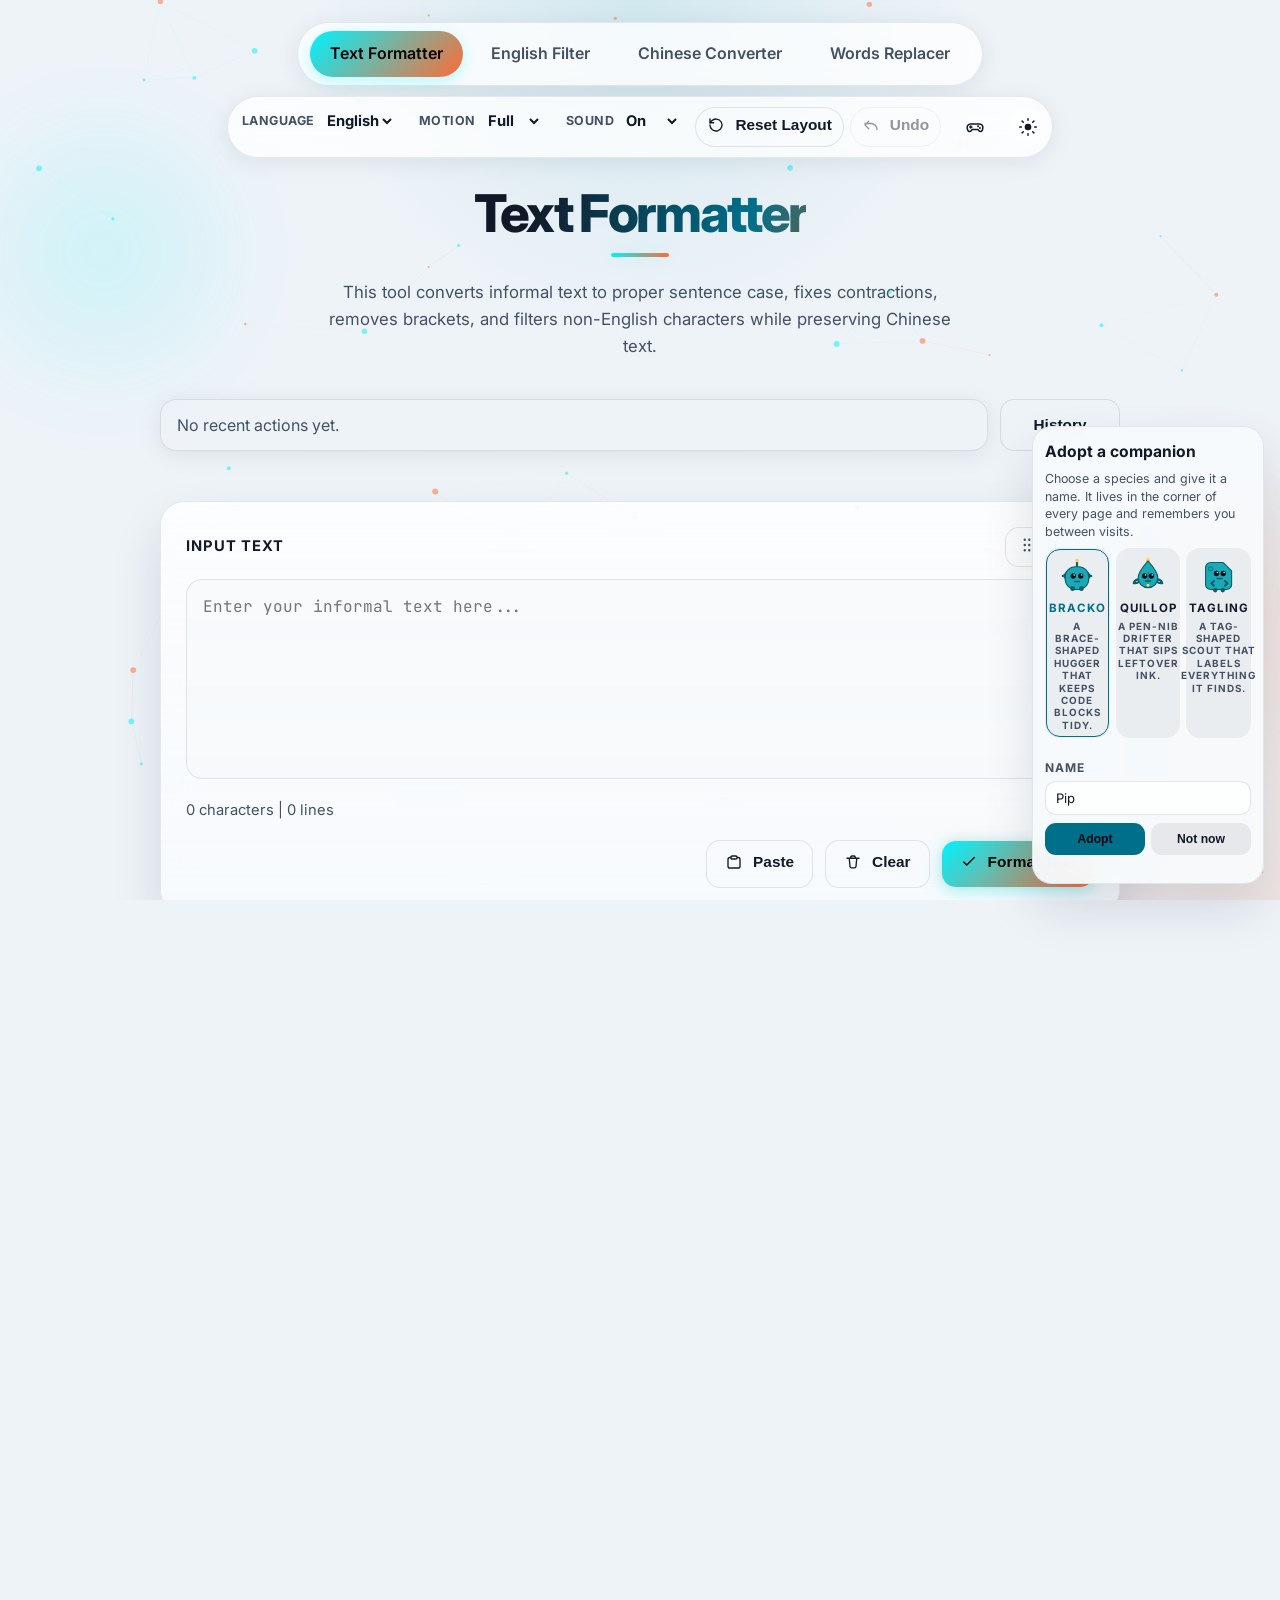
<file: index.html>
<!DOCTYPE html>
<html lang="en" data-page="formatter">
<head>
    <meta charset="UTF-8">
    <meta name="viewport" content="width=device-width, initial-scale=1.0">
    <meta name="description" content="Convert informal text to proper sentence case, fix contractions, remove brackets, and filter non-English characters while preserving Chinese text.">
    <meta name="theme-color" media="(prefers-color-scheme: dark)" content="#050505">
    <meta name="theme-color" media="(prefers-color-scheme: light)" content="#eef3f8">
    <link rel="icon" href="data:image/svg+xml,%3Csvg xmlns='http://www.w3.org/2000/svg' viewBox='0 0 64 64'%3E%3Crect width='64' height='64' rx='14' fill='%23050505'/%3E%3Ctext x='32' y='44' font-family='Arial, sans-serif' font-size='30' font-weight='800' text-anchor='middle' fill='%2300f2ff'%3EcC%3C/text%3E%3C/svg%3E">
    <title>Text Formatter</title>
    <script>
      (function () {
        try {
          var theme = localStorage.getItem("theme");
          if (!theme) {
            theme = window.matchMedia && window.matchMedia("(prefers-color-scheme: dark)").matches ? "dark" : "light";
          }
          document.documentElement.setAttribute("data-theme", theme);
          var motion = localStorage.getItem("motion-level");
          if (!motion) {
            motion = window.matchMedia && window.matchMedia("(prefers-reduced-motion: reduce)").matches ? "off" : "full";
          }
          document.documentElement.setAttribute("data-motion", motion);
        } catch (error) {
          document.documentElement.setAttribute("data-theme", "dark");
          document.documentElement.setAttribute("data-motion", "full");
        }
      })();
    </script>
    <link rel="preconnect" href="https://fonts.googleapis.com">
    <link rel="preconnect" href="https://fonts.gstatic.com" crossorigin>
    <link href="https://fonts.googleapis.com/css2?family=Inter:wght@400;500;600;700;800&family=JetBrains+Mono:wght@400;500&display=swap" rel="stylesheet">
    <link rel="stylesheet" href="assets/styles/base.css?v=90">
    <link rel="stylesheet" href="assets/styles/games.css?v=90">
    <link rel="stylesheet" href="assets/styles/game-presentation.css?v=90">
    <link rel="stylesheet" href="assets/styles/love-deepspace-release.css?v=90">
    <link rel="stylesheet" href="assets/styles/love-deepspace-starpath.css?v=90">
    <link rel="stylesheet" href="assets/styles/love-deepspace-mosaic.css?v=90">
    <link rel="stylesheet" href="assets/styles/love-deepspace-bouquet.css?v=90">
    <link rel="stylesheet" href="assets/styles/love-deepspace-expedition.css?v=90">
    <link rel="stylesheet" href="assets/styles/love-deepspace-duet.css?v=90">
    <link rel="stylesheet" href="assets/styles/pet.css?v=90">
</head>
<body>
    <div class="topbar" role="banner">
        <nav aria-label="Primary" class="nav-left">
            <a href="index.html" data-i18n="navFormatter">Text Formatter</a>
            <a href="english_filter.html" data-i18n="navFilter">English Filter</a>
            <a href="chinese_punctuation.html" data-i18n="navPunctuation">Chinese Converter</a>
            <a href="words_replacing.html" data-i18n="navReplacer">Words Replacer</a>
        </nav>
        <div class="nav-right">
            <label class="lang-picker" for="langSelect">
                <span data-i18n="langLabel">Language</span>
                <select id="langSelect" aria-label="Language">
                    <option value="en">English</option>
                    <option value="zh">中文</option>
                </select>
            </label>
            <label class="motion-picker" for="motionLevel">
                <span data-i18n="motionLabel">Motion</span>
                <select id="motionLevel" aria-label="Motion intensity">
                    <option value="full" data-i18n="motionFull">Full</option>
                    <option value="calm" data-i18n="motionCalm">Calm</option>
                    <option value="off" data-i18n="motionOff">Off</option>
                </select>
            </label>
            <label class="motion-picker" for="soundLevel">
                <span data-i18n="soundLabel">Sound</span>
                <select id="soundLevel" aria-label="Game sound">
                    <option value="on" data-i18n="soundOn">On</option>
                    <option value="off" data-i18n="soundOff">Off</option>
                </select>
            </label>
            <button id="resetLayoutBtn" class="ghost topbar-button" type="button">
                <span class="button-content">
                    <svg class="icon" viewBox="0 0 24 24" aria-hidden="true">
                        <path d="M4 12a8 8 0 1 0 2.34-5.66L4 9" fill="none" stroke="currentColor" stroke-width="1.8" stroke-linecap="round" stroke-linejoin="round"></path>
                        <path d="M4 4v5h5" fill="none" stroke="currentColor" stroke-width="1.8" stroke-linecap="round" stroke-linejoin="round"></path>
                    </svg>
                        <span data-i18n="btnResetLayout">Reset Layout</span>
                </span>
            </button>
            <button id="undoBtn" class="ghost topbar-button" type="button" disabled>
                <span class="button-content">
                    <svg class="icon" viewBox="0 0 24 24" aria-hidden="true">
                        <path d="M9 7 4 12l5 5" fill="none" stroke="currentColor" stroke-width="1.8" stroke-linecap="round" stroke-linejoin="round"></path>
                        <path d="M20 18a8 8 0 0 0-8-8H4" fill="none" stroke="currentColor" stroke-width="1.8" stroke-linecap="round" stroke-linejoin="round"></path>
                    </svg>
                        <span data-i18n="btnUndo">Undo</span>
                </span>
            </button>
            <button id="gameToggleBtn" class="icon-button" type="button" aria-label="Open games" aria-haspopup="dialog" aria-expanded="false">
                <svg class="icon" viewBox="0 0 24 24" aria-hidden="true">
                    <path d="M6.5 8.5h11a4 4 0 0 1 3.9 4.9l-.5 2.2a2.4 2.4 0 0 1-4.2 1l-1.2-1.6H8.6l-1.2 1.6a2.4 2.4 0 0 1-4.2-1l-.5-2.2a4 4 0 0 1 3.9-4.9Z" fill="none" stroke="currentColor" stroke-width="1.8" stroke-linejoin="round"></path>
                    <path d="M7 10.7v2.6M5.7 12h2.6" fill="none" stroke="currentColor" stroke-width="1.8" stroke-linecap="round"></path>
                    <path d="M15.7 11.2h.01M17.9 13.2h.01" fill="none" stroke="currentColor" stroke-width="2.4" stroke-linecap="round"></path>
                </svg>
            </button>
            <button id="themeToggle" class="icon-button" type="button" aria-label="Toggle theme" aria-pressed="false">
                <svg class="icon icon-moon" viewBox="0 0 24 24" aria-hidden="true">
                    <path d="M21 12.8A9 9 0 1 1 11.2 3a7 7 0 0 0 9.8 9.8Z" fill="currentColor"></path>
                </svg>
                <svg class="icon icon-sun" viewBox="0 0 24 24" aria-hidden="true">
                    <circle cx="12" cy="12" r="4" fill="currentColor"></circle>
                    <path d="M12 2v2M12 20v2M4.93 4.93l1.41 1.41M17.66 17.66l1.41 1.41M2 12h2M20 12h2M4.93 19.07l1.41-1.41M17.66 6.34l1.41-1.41" fill="none" stroke="currentColor" stroke-linecap="round" stroke-width="1.8"></path>
                </svg>
            </button>
        </div>
    </div>

    <h1 class="page-title" data-i18n="formatter.title">Text Formatter</h1>

    <div class="description">
        <p data-i18n="formatter.desc">This tool converts informal text to proper sentence case, fixes contractions, removes brackets, and filters non-English characters while preserving Chinese text.</p>
    </div>
    <div class="activity-bar" aria-live="polite">
        <p class="recent-action" id="recentAction" data-i18n="noRecent">No recent actions yet.</p>
        <button class="ghost activity-toggle" id="historyToggle" type="button" aria-expanded="false" aria-controls="historyDrawer" data-i18n="historyToggle">History</button>
    </div>
    <div class="history-drawer" id="historyDrawer" hidden>
        <div class="history-drawer-header">
            <h2 data-i18n="recentActivity">Recent Activity</h2>
            <button class="ghost" id="clearHistoryBtn" type="button" data-i18n="btnClearHistory">Clear</button>
        </div>
        <ul class="history-list" id="historyList">
            <li data-i18n="noActions">No actions recorded yet.</li>
        </ul>
    </div>

    <main id="main" class="container" role="main">
        <div class="section" data-card-id="formatter-input">
            <div class="card-header">
                <label for="inputText" data-i18n="inputLabel">Input Text</label>
                <button class="drag-handle" type="button" aria-label="Reposition input card" data-i18n-aria="repositionInput" aria-expanded="false" title="Drag to move, or click for position buttons" data-i18n-title="dragTitle">
                    <span class="button-content">
                        <svg class="icon" viewBox="0 0 24 24" aria-hidden="true">
                            <path d="M9 5h.01M9 12h.01M9 19h.01M15 5h.01M15 12h.01M15 19h.01" fill="none" stroke="currentColor" stroke-width="3.2" stroke-linecap="round"></path>
                        </svg>
                        <span data-i18n="drag">Drag</span>
                    </span>
                </button>
            </div>
            <textarea id="inputText" placeholder="Enter your informal text here..." data-i18n-placeholder="formatter.phInput"></textarea>
            <div class="field-meta">
                <p class="counter" id="inputCounter">0 characters | 0 lines</p>
            </div>
            <div class="actions">
                <button class="ghost" id="pasteBtn" type="button">
                    <span class="button-content">
                        <svg class="icon" viewBox="0 0 24 24" aria-hidden="true">
                            <rect x="8" y="4" width="8" height="4" rx="1.5" fill="none" stroke="currentColor" stroke-width="1.8"></rect>
                            <path d="M8 6H6.5A2.5 2.5 0 0 0 4 8.5v9A2.5 2.5 0 0 0 6.5 20h11a2.5 2.5 0 0 0 2.5-2.5v-9A2.5 2.5 0 0 0 17.5 6H16" fill="none" stroke="currentColor" stroke-width="1.8" stroke-linejoin="round"></path>
                        </svg>
                        <span data-i18n="btnPaste">Paste</span>
                    </span>
                </button>
                <button class="ghost" id="clearInputBtn" type="button">
                    <span class="button-content">
                        <svg class="icon" viewBox="0 0 24 24" aria-hidden="true">
                            <path d="M4 7h16M9 7V5.5A1.5 1.5 0 0 1 10.5 4h3A1.5 1.5 0 0 1 15 5.5V7m-8 0 1 11a2 2 0 0 0 2 1.8h4a2 2 0 0 0 2-1.8L17 7" fill="none" stroke="currentColor" stroke-width="1.8" stroke-linecap="round" stroke-linejoin="round"></path>
                        </svg>
                        <span data-i18n="btnClear">Clear</span>
                    </span>
                </button>
                <button class="primary" id="primaryBtn" type="button" onclick="formatText()">
                    <span class="button-content">
                        <svg class="icon" viewBox="0 0 24 24" aria-hidden="true">
                            <path d="m5 12 4 4L19 6" fill="none" stroke="currentColor" stroke-width="2" stroke-linecap="round" stroke-linejoin="round"></path>
                        </svg>
                        <span data-i18n="formatter.primary">Format Text</span>
                    </span>
                </button>
            </div>
        </div>

        <div class="section" data-card-id="formatter-output">
            <div class="card-header">
                <label for="outputText" data-i18n="formatter.outputLabel">Formatted Text</label>
                <button class="drag-handle" type="button" aria-label="Reposition output card" data-i18n-aria="repositionOutput" aria-expanded="false" title="Drag to move, or click for position buttons" data-i18n-title="dragTitle">
                    <span class="button-content">
                        <svg class="icon" viewBox="0 0 24 24" aria-hidden="true">
                            <path d="M9 5h.01M9 12h.01M9 19h.01M15 5h.01M15 12h.01M15 19h.01" fill="none" stroke="currentColor" stroke-width="3.2" stroke-linecap="round"></path>
                        </svg>
                        <span data-i18n="drag">Drag</span>
                    </span>
                </button>
            </div>
            <textarea id="outputText" readonly placeholder="Formatted text will appear here..." aria-live="polite" data-i18n-placeholder="formatter.phOutput"></textarea>
            <div class="field-meta">
                <p class="counter" id="outputCounter">0 characters | 0 lines</p>
                <p class="status-message" id="statusMessage" role="status" aria-live="polite"></p>
            </div>
            <div class="output-insights">
                <p class="change-summary" id="changeSummary" data-i18n="summaryDefault">Summary will appear after you run a tool.</p>
                <details class="diff-preview" id="diffPreview">
                    <summary data-i18n="previewChanges">Preview changes</summary>
                    <div class="diff-grid">
                        <div class="diff-card">
                            <h3 data-i18n="diffBefore">Before</h3>
                            <pre id="diffBefore" data-i18n="noInputYet">No input yet.</pre>
                        </div>
                        <div class="diff-card">
                            <h3 data-i18n="diffAfter">After</h3>
                            <pre id="diffAfter" data-i18n="noOutputYet">No output yet.</pre>
                        </div>
                    </div>
                </details>
            </div>
            <div class="actions">
                <button class="ghost" id="clearOutputBtn" type="button">
                    <span class="button-content">
                        <svg class="icon" viewBox="0 0 24 24" aria-hidden="true">
                            <path d="M4 7h16M9 7V5.5A1.5 1.5 0 0 1 10.5 4h3A1.5 1.5 0 0 1 15 5.5V7m-8 0 1 11a2 2 0 0 0 2 1.8h4a2 2 0 0 0 2-1.8L17 7" fill="none" stroke="currentColor" stroke-width="1.8" stroke-linecap="round" stroke-linejoin="round"></path>
                        </svg>
                        <span data-i18n="btnClear">Clear</span>
                    </span>
                </button>
                <button class="ghost" id="downloadBtn" type="button">
                    <span class="button-content">
                        <svg class="icon" viewBox="0 0 24 24" aria-hidden="true">
                            <path d="M12 4v10m0 0 4-4m-4 4-4-4M5 19h14" fill="none" stroke="currentColor" stroke-width="1.8" stroke-linecap="round" stroke-linejoin="round"></path>
                        </svg>
                        <span data-i18n="btnDownload">Download</span>
                    </span>
                </button>
                <button class="ghost" id="swapBtn" type="button">
                    <span class="button-content">
                        <svg class="icon" viewBox="0 0 24 24" aria-hidden="true">
                            <path d="M7 7h10l-3-3m3 3-3 3M17 17H7l3 3m-3-3 3-3" fill="none" stroke="currentColor" stroke-width="1.8" stroke-linecap="round" stroke-linejoin="round"></path>
                        </svg>
                        <span data-i18n="btnSwap">Swap Back</span>
                    </span>
                </button>
                <button class="ghost" id="copyBtn" type="button">
                    <span class="button-content">
                        <svg class="icon" viewBox="0 0 24 24" aria-hidden="true">
                            <rect x="9" y="9" width="10" height="10" rx="2" fill="none" stroke="currentColor" stroke-width="1.8"></rect>
                            <path d="M15 9V7a2 2 0 0 0-2-2H7a2 2 0 0 0-2 2v6a2 2 0 0 0 2 2h2" fill="none" stroke="currentColor" stroke-width="1.8" stroke-linecap="round" stroke-linejoin="round"></path>
                        </svg>
                        <span data-i18n="btnCopy">Copy</span>
                    </span>
                </button>
            </div>
        </div>
    </main>

    <div class="footer" data-i18n="footer">Made with care by capitalConvert</div>

    <div class="game-modal" id="gameModal" hidden>
        <div class="game-modal-backdrop" id="gameBackdrop" aria-hidden="true"></div>
        <div class="game-dialog" role="dialog" aria-modal="true" aria-labelledby="gameTitle">
            <div class="game-dialog-header">
                <h2 id="gameTitle" data-i18n="gamesTitle">Games</h2>
                <button class="game-close" id="gameCloseBtn" type="button" aria-label="Close games" data-i18n-aria="closeGames">
                    <svg class="icon" viewBox="0 0 24 24" aria-hidden="true">
                        <path d="m6 6 12 12M18 6 6 18" fill="none" stroke="currentColor" stroke-width="1.8" stroke-linecap="round"></path>
                    </svg>
                </button>
            </div>
            <div class="game-tabs" id="gameTabs" role="tablist" aria-label="Choose a game" data-i18n-aria="tablistLabel">
                <button class="game-tab" id="gameTabTyping" role="tab" aria-selected="true" aria-controls="gamePanelTyping" tabindex="0" type="button" data-i18n="tabTyping">Typing Sprint</button>
                <button class="game-tab" id="gameTabMemory" role="tab" aria-selected="false" aria-controls="gamePanelMemory" tabindex="-1" type="button" data-i18n="tabMemory">Glyph Match</button>
                <button class="game-tab" id="gameTab2048" role="tab" aria-selected="false" aria-controls="gamePanel2048" tabindex="-1" type="button" data-i18n="tab2048">2048</button>
                <button class="game-tab" id="gameTabReflex" role="tab" aria-selected="false" aria-controls="gamePanelReflex" tabindex="-1" type="button" data-i18n="tabReflex">Reflex Tap</button>
                <button class="game-tab" id="gameTabCaretDash" role="tab" aria-selected="false" aria-controls="gamePanelCaretDash" tabindex="-1" type="button" data-i18n="tabCaretDash">Caret Dash</button>
                <button class="game-tab" id="gameTabElements" role="tab" aria-selected="false" aria-controls="gamePanelElements" tabindex="-1" type="button" data-i18n="tabElements">Elements</button>
                <button class="game-tab" id="gameTabSpotDiff" role="tab" aria-selected="false" aria-controls="gamePanelSpotDiff" tabindex="-1" type="button" data-i18n="tabSpotDiff">Spot the Diff</button>
                <button class="game-tab" id="gameTabPlumber" role="tab" aria-selected="false" aria-controls="gamePanelPlumber" tabindex="-1" type="button" data-i18n="tabPlumber">Punctuation Plumber</button>
                <button class="game-tab" id="gameTabStack" role="tab" aria-selected="false" aria-controls="gamePanelStack" tabindex="-1" type="button" data-i18n="tabStack">Stack!</button>
                <button class="game-tab" id="gameTabColorCode" role="tab" aria-selected="false" aria-controls="gamePanelColorCode" tabindex="-1" type="button" data-i18n="tabColorCode">Color Code</button>
                <button class="game-tab" id="gameTabBreakout" role="tab" aria-selected="false" aria-controls="gamePanelBreakout" tabindex="-1" type="button" data-i18n="tabBreakout">Inkball</button>
                <button class="game-tab" id="gameTabEmberDice" role="tab" aria-selected="false" aria-controls="gamePanelEmberDice" tabindex="-1" type="button" data-i18n="tabEmberDice">Ember Dice</button>
                <button class="game-tab" id="gameTabSnake" role="tab" aria-selected="false" aria-controls="gamePanelSnake" tabindex="-1" type="button" data-i18n="tabSnake">Serpent</button>
                <button class="game-tab" id="gameTabLights" role="tab" aria-selected="false" aria-controls="gamePanelLights" tabindex="-1" type="button" data-i18n="tabLights">Lights Out</button>
                    <button class="game-tab" id="gameTabMines" role="tab" aria-selected="false" aria-controls="gamePanelMines" tabindex="-1" type="button" data-i18n="tabMines">Glyph Mines</button>
                <button class="game-tab" id="gameTabGomoku" role="tab" aria-selected="false" aria-controls="gamePanelGomoku" tabindex="-1" type="button" data-i18n="tabGomoku">Gomoku</button>
                <button class="game-tab" id="gameTabTraffic" role="tab" aria-selected="false" aria-controls="gamePanelTraffic" tabindex="-1" type="button" data-i18n="tabTraffic">Traffic Jam</button>
                <button class="game-tab" id="gameTabVault" role="tab" aria-selected="false" aria-controls="gamePanelVault" tabindex="-1" type="button" data-i18n="tabVault">Letter Vault</button>
                <button class="game-tab" id="gameTabGlyphBlocks" role="tab" aria-selected="false" aria-controls="gamePanelGlyphBlocks" tabindex="-1" type="button" data-i18n="tabGlyphBlocks">Glyph Blocks</button>
                <button class="game-tab" id="gameTabInkCascade" role="tab" aria-selected="false" aria-controls="gamePanelInkCascade" tabindex="-1" type="button" data-i18n="tabInkCascade">Ink Cascade</button>
                <button class="game-tab" id="gameTabInkBeat" role="tab" aria-selected="false" aria-controls="gamePanelInkBeat" tabindex="-1" type="button" data-i18n="tabInkBeat">Ink Beat</button>
                <button class="game-tab" id="gameTabBubbleInk" role="tab" aria-selected="false" aria-controls="gamePanelBubbleInk" tabindex="-1" type="button" data-i18n="tabBubbleInk">Bubble Ink</button>
                <button class="game-tab" id="gameTabGlyphEcho" role="tab" aria-selected="false" aria-controls="gamePanelGlyphEcho" tabindex="-1" type="button" data-i18n="tabGlyphEcho">Glyph Echo</button>
                <button class="game-tab" id="gameTabInkSlash" role="tab" aria-selected="false" aria-controls="gamePanelInkSlash" tabindex="-1" type="button" data-i18n="tabInkSlash">Ink Slash</button>
                <button class="game-tab" id="gameTabPegSplash" role="tab" aria-selected="false" aria-controls="gamePanelPegSplash" tabindex="-1" type="button" data-i18n="tabPegSplash">Peg Splash</button>
                <button class="game-tab" id="gameTabGlyphRaid" role="tab" aria-selected="false" aria-controls="gamePanelGlyphRaid" tabindex="-1" type="button" data-i18n="tabGlyphRaid">Glyph Raid</button>
                <button class="game-tab" id="gameTabGlyphLeap" role="tab" aria-selected="false" aria-controls="gamePanelGlyphLeap" tabindex="-1" type="button" data-i18n="tabGlyphLeap">Glyph Leap</button>
                <button class="game-tab" id="gameTabAuroraFlow" role="tab" aria-selected="false" aria-controls="gamePanelAuroraFlow" tabindex="-1" type="button" data-i18n="tabAuroraFlow">Aurora Flow</button>
                <button class="game-tab" id="gameTabCometGolf" role="tab" aria-selected="false" aria-controls="gamePanelCometGolf" tabindex="-1" type="button" data-i18n="tabCometGolf">Comet Golf</button>
                <button class="game-tab" id="gameTabPrismPath" role="tab" aria-selected="false" aria-controls="gamePanelPrismPath" tabindex="-1" type="button" data-i18n="tabPrismPath">Prism Path</button>
                <button class="game-tab" id="gameTabStarfall" role="tab" aria-selected="false" aria-controls="gamePanelStarfall" tabindex="-1" type="button" data-i18n="tabStarfall">Starfall Lander</button>
                <button class="game-tab" id="gameTabInkSort" role="tab" aria-selected="false" aria-controls="gamePanelInkSort" tabindex="-1" type="button" data-i18n="tabInkSort">Ink Sort</button>
                <button class="game-tab" id="gameTabGlyphCrossing" role="tab" aria-selected="false" aria-controls="gamePanelGlyphCrossing" tabindex="-1" type="button" data-i18n="tabGlyphCrossing">Glyph Crossing</button>
                <button class="game-tab" id="gameTabGlyphPusher" role="tab" aria-selected="false" aria-controls="gamePanelGlyphPusher" tabindex="-1" type="button" data-i18n="tabGlyphPusher">Glyph Pusher</button>
                <button class="game-tab" id="gameTabGlyphNet" role="tab" aria-selected="false" aria-controls="gamePanelGlyphNet" tabindex="-1" type="button" data-i18n="tabGlyphNet">Glyph Net</button>
                <button class="game-tab" id="gameTabGlyphSketch" role="tab" aria-selected="false" aria-controls="gamePanelGlyphSketch" tabindex="-1" type="button" data-i18n="tabGlyphSketch">Glyph Sketch</button>
                <button class="game-tab" id="gameTabGlyphFifteen" role="tab" aria-selected="false" aria-controls="gamePanelGlyphFifteen" tabindex="-1" type="button" data-i18n="tabGlyphFifteen">Glyph Fifteen</button>
                <button class="game-tab" id="gameTabGlyphSudoku" role="tab" aria-selected="false" aria-controls="gamePanelGlyphSudoku" tabindex="-1" type="button" data-i18n="tabGlyphSudoku">Glyph Sudoku</button>
                <button class="game-tab" id="gameTabGlyphReversi" role="tab" aria-selected="false" aria-controls="gamePanelGlyphReversi" tabindex="-1" type="button" data-i18n="tabGlyphReversi">Glyph Reversi</button>
                <button class="game-tab" id="gameTabGlyphGlide" role="tab" aria-selected="false" aria-controls="gamePanelGlyphGlide" tabindex="-1" type="button" data-i18n="tabGlyphGlide">Glyph Glide</button>
                <button class="game-tab" id="gameTabGlyphFour" role="tab" aria-selected="false" aria-controls="gamePanelGlyphFour" tabindex="-1" type="button" data-i18n="tabGlyphFour">Glyph Four</button>
                <button class="game-tab" id="gameTabGlyphTower" role="tab" aria-selected="false" aria-controls="gamePanelGlyphTower" tabindex="-1" type="button" data-i18n="tabGlyphTower">Glyph Tower</button>
                <button class="game-tab" id="gameTabNim" role="tab" aria-selected="false" aria-controls="gamePanelNim" tabindex="-1" type="button" data-i18n="tabNim">Ember Sticks</button>
                <button class="game-tab" id="gameTabKalah" role="tab" aria-selected="false" aria-controls="gamePanelKalah" tabindex="-1" type="button" data-i18n="tabKalah">Kalah Row</button>
                <button class="game-tab" id="gameTabBlackjack" role="tab" aria-selected="false" aria-controls="gamePanelBlackjack" tabindex="-1" type="button" data-i18n="tabBlackjack">Twenty-One Parlor</button>
                <button class="game-tab" id="gameTabGarden" role="tab" aria-selected="false" aria-controls="gamePanelGarden" tabindex="-1" type="button" data-i18n="tabGarden">Roof Garden</button>
                <button class="game-tab" id="gameTabRepublic" role="tab" aria-selected="false" aria-controls="gamePanelRepublic" tabindex="-1" type="button" data-i18n="tabRepublic">Republic Rewind</button>
                <button class="game-tab" id="gameTabDots" role="tab" aria-selected="false" aria-controls="gamePanelDots" tabindex="-1" type="button" data-i18n="tabDots">Glyph Dots</button>
                <button class="game-tab" id="gameTabGlyphFleet" role="tab" aria-selected="false" aria-controls="gamePanelGlyphFleet" tabindex="-1" type="button" data-i18n="tabGlyphFleet">Glyph Fleet</button>
            </div>
            <button class="game-tabs-more" id="gameTabsToggle" type="button" aria-expanded="false" aria-controls="gameTabs">
                <span class="button-content">
                    <svg class="icon" viewBox="0 0 24 24" aria-hidden="true">
                        <path d="m6 9 6 6 6-6" fill="none" stroke="currentColor" stroke-width="1.8" stroke-linecap="round" stroke-linejoin="round"></path>
                    </svg>
                    <span id="gameTabsLabel" data-i18n="tabsShowMore">More games</span>
                    <span id="gameTabsCount">+63</span>
                </span>
            </button>
            <div class="game-panel" id="gamePanelTyping" role="tabpanel" aria-labelledby="gameTabTyping">
                <p class="game-target" id="typingTarget" aria-hidden="true"></p>
                <span class="visually-hidden" id="typingTargetText"></span>
                <input class="game-input" id="typingInput" type="text" autocomplete="off" autocapitalize="off" spellcheck="false" aria-describedby="gameHint" placeholder="Start typing to begin..." data-i18n-placeholder="gamePhInput">
                <div class="game-hud">
                    <div class="game-stat"><span data-i18n="hudTime">Time</span><strong id="gameTime">10.0s</strong></div>
                    <div class="game-stat"><span data-i18n="hudWpm">WPM</span><strong id="gameWpm">0</strong></div>
                    <div class="game-stat"><span data-i18n="hudAcc">Acc</span><strong id="gameAcc">100%</strong></div>
                </div>
                <div class="game-track" aria-hidden="true"><span class="game-track-fill" id="gameTrackFill"></span></div>
                <p class="game-result" id="gameResult" role="status" data-i18n="typingPrompt">Type the first character to start the clock.</p>
                <div class="game-actions">
                    <button class="primary" id="gameStartBtn" type="button">
                        <span class="button-content">
                            <svg class="icon" viewBox="0 0 24 24" aria-hidden="true">
                                <path d="M8 5.5v13l11-6.5Z" fill="none" stroke="currentColor" stroke-width="1.8" stroke-linejoin="round"></path>
                            </svg>
                            <span data-i18n="btnNewRound">New Round</span>
                        </span>
                    </button>
                    <p class="game-best" id="gameBest" data-i18n="noBest">No best yet</p>
                </div>
                <p class="game-hint" id="gameHint" data-i18n="hintTyping">A 10-second typing dash. The clock starts on your first keystroke.</p>
            </div>
            <div class="game-panel" id="gamePanelMemory" role="tabpanel" aria-labelledby="gameTabMemory" hidden>
                <div class="game-hud">
                    <div class="game-stat"><span data-i18n="hudMoves">Moves</span><strong id="memoryMoves">0</strong></div>
                    <div class="game-stat"><span data-i18n="hudTime">Time</span><strong id="memoryTime">0.0s</strong></div>
                    <div class="game-stat"><span data-i18n="hudPairs">Pairs</span><strong id="memoryPairs">0/6</strong></div>
                </div>
                <div class="memory-grid" id="memoryGrid" role="group" aria-label="Memory cards, find the matching pairs" data-i18n-aria="memoryGridLabel"></div>
                <p class="game-result" id="memoryResult" role="status" data-i18n="memoryPrompt">Flip two cards. Match all six pairs as fast as you can.</p>
                <div class="game-actions">
                    <button class="primary" id="memoryStartBtn" type="button">
                        <span class="button-content">
                            <svg class="icon" viewBox="0 0 24 24" aria-hidden="true">
                                <path d="M8 5.5v13l11-6.5Z" fill="none" stroke="currentColor" stroke-width="1.8" stroke-linejoin="round"></path>
                            </svg>
                            <span data-i18n="btnNewShuffle">New Shuffle</span>
                        </span>
                    </button>
                    <p class="game-best" id="memoryBest" data-i18n="noBest">No best yet</p>
                </div>
            </div>
            <div class="game-panel" id="gamePanel2048" role="tabpanel" aria-labelledby="gameTab2048" hidden>
                <div class="game-hud">
                    <div class="game-stat"><span data-i18n="hudScore">Score</span><strong id="g2048Score">0</strong></div>
                    <div class="game-stat"><span data-i18n="hudBest">Best</span><strong id="g2048BestStat">0</strong></div>
                </div>
                <div class="g2048-board" id="g2048Board" tabindex="0" role="application" aria-label="2048 board. Focus here and use the arrow keys to slide the tiles.">
                    <div class="g2048-cells" id="g2048Cells" aria-hidden="true"></div>
                    <div class="g2048-tiles" id="g2048Tiles" aria-hidden="true"></div>
                    <div class="g2048-overlay" id="g2048Overlay" hidden>
                        <p class="g2048-overlay-text" id="g2048OverlayText">Game over</p>
                        <div class="g2048-overlay-actions">
                            <button class="primary" id="g2048RetryBtn" type="button"><span class="button-content"><span data-i18n="btnTryAgain">Try Again</span></span></button>
                            <button class="ghost" id="g2048KeepBtn" type="button" hidden><span class="button-content"><span data-i18n="btnKeepGoing">Keep Going</span></span></button>
                        </div>
                    </div>
                </div>
                <p class="game-result" id="g2048Result" role="status" data-i18n="g2048Prompt">Arrow keys or swipe slide the tiles. Match numbers to reach 2048!</p>
                <div class="game-actions">
                    <button class="primary" id="g2048NewBtn" type="button">
                        <span class="button-content">
                            <svg class="icon" viewBox="0 0 24 24" aria-hidden="true">
                                <path d="M8 5.5v13l11-6.5Z" fill="none" stroke="currentColor" stroke-width="1.8" stroke-linejoin="round"></path>
                            </svg>
                            <span data-i18n="btnNewGame">New Game</span>
                        </span>
                    </button>
                </div>
            </div>
            <div class="game-panel" id="gamePanelReflex" role="tabpanel" aria-labelledby="gameTabReflex" hidden>
                <div class="game-hud">
                    <div class="game-stat"><span data-i18n="hudLast">Last</span><strong id="reflexLast">—</strong></div>
                    <div class="game-stat"><span data-i18n="hudBest">Best</span><strong id="reflexBest">—</strong></div>
                </div>
                <button class="reflex-pad" id="reflexPad" type="button" aria-describedby="reflexResult">
                    <span id="reflexPadText" data-i18n="reflexPadIdle">Press Start</span>
                </button>
                <p class="game-result" id="reflexResult" role="status" data-i18n="reflexPrompt">Start a round, then tap when the panel turns green.</p>
                <div class="game-actions">
                    <button class="primary" id="reflexStartBtn" type="button">
                        <span class="button-content">
                            <svg class="icon" viewBox="0 0 24 24" aria-hidden="true">
                                <path d="M8 5.5v13l11-6.5Z" fill="none" stroke="currentColor" stroke-width="1.8" stroke-linejoin="round"></path>
                            </svg>
                            <span data-i18n="btnNewRound">New Round</span>
                        </span>
                    </button>
                </div>
                <p class="game-hint" data-i18n="reflexHint">Use the button, Space, or Enter. A new best is the lowest time.</p>
            </div>
            <div class="game-panel" id="gamePanelCaretDash" role="tabpanel" aria-labelledby="gameTabCaretDash" hidden>
                <div class="game-hud">
                    <div class="game-stat"><span data-i18n="hudScore">Score</span><strong id="caretScore">0</strong></div>
                    <div class="game-stat"><span data-i18n="hudBest">Best</span><strong id="caretBestStat">0</strong></div>
                    <div class="game-stat"><span data-i18n="hudSpeed">Speed</span><strong id="caretSpeed">1.0x</strong></div>
                </div>
                <div class="game-track" aria-hidden="true"><span class="game-track-fill" id="caretRailFill"></span></div>
                <div class="caret-field" id="caretField" tabindex="0" role="group" aria-label="Caret Dash play area. Space or Arrow Up jumps, Arrow Down ducks." data-i18n-aria="caretFieldLabel" aria-describedby="caretResult">
                    <div class="caret-drift caret-drift-far" id="caretDriftFar" aria-hidden="true"></div>
                    <div class="caret-drift caret-drift-near" id="caretDriftNear" aria-hidden="true"></div>
                    <div class="caret-ground" aria-hidden="true"></div>
                    <div class="caret-obstacles" id="caretObstacles" aria-hidden="true"></div>
                    <div class="caret-player" id="caretPlayer" aria-hidden="true"></div>
                    <div class="caret-overlay" id="caretOverlay" hidden>
                        <p class="caret-overlay-text" id="caretOverlayText" data-i18n="caretOverReady">Game over</p>
                        <div class="caret-overlay-actions">
                            <button class="primary" id="caretRetryBtn" type="button"><span class="button-content"><span data-i18n="btnTryAgain">Try Again</span></span></button>
                            <button class="ghost" id="caretAgainBtn" type="button"><span class="button-content"><span data-i18n="btnNewRound">New Round</span></span></button>
                        </div>
                    </div>
                </div>
                <p class="game-result" id="caretResult" role="status" data-i18n="caretPrompt">Press Start, then jump the glitch punctuation and duck under the floating glyphs.</p>
                <div class="caret-controls">
                    <button class="caret-control" id="caretJumpBtn" type="button" data-i18n="btnJump">Jump</button>
                    <button class="caret-control" id="caretDuckBtn" type="button" data-i18n="btnDuck">Duck</button>
                </div>
                <div class="game-actions">
                    <button class="primary" id="caretStartBtn" type="button">
                        <span class="button-content">
                            <svg class="icon" viewBox="0 0 24 24" aria-hidden="true">
                                <path d="M8 5.5v13l11-6.5Z" fill="none" stroke="currentColor" stroke-width="1.8" stroke-linejoin="round"></path>
                            </svg>
                            <span data-i18n="btnStart">Start</span>
                        </span>
                    </button>
                    <p class="game-best" id="caretBest" data-i18n="noBest">No best yet</p>
                </div>
                <p class="game-hint" data-i18n="caretHint">Tap or click the field to jump and hold to duck. Space or Arrow Up jumps higher the longer you hold it.</p>
            </div>
            <div class="game-panel" id="gamePanelElements" role="tabpanel" aria-labelledby="gameTabElements" hidden>
                <div class="game-hud">
                    <div class="game-stat"><span id="elementsTimeLabel" data-i18n="hudTime">Time</span><strong id="elementsTime">0.0s</strong></div>
                    <div class="game-stat"><span data-i18n="hudGoal">Goal</span><strong id="elementsProgress">—</strong></div>
                    <div class="game-stat"><span data-i18n="elementsBudgetLabel">Ink</span><strong id="elementsBudget">—</strong></div>
                    <div class="game-stat"><span data-i18n="elementsStarsLabel">Stars</span><strong id="elementsStars">—</strong></div>
                </div>
                <div class="elements-row">
                    <label class="elements-label" for="elementsChallenge" data-i18n="elementsChallengeLabel">Challenge</label>
                    <select class="elements-select" id="elementsChallenge"></select>
                </div>
                <div class="elements-row">
                    <label class="elements-label" for="elementsSpeed" data-i18n="elementsSpeedLabel">Speed</label>
                    <select class="elements-select" id="elementsSpeed">
                        <option value="0.5">0.5x</option>
                        <option value="1" selected>1x</option>
                        <option value="2">2x</option>
                        <option value="4">4x</option>
                    </select>
                </div>
                <div class="elements-tools" role="group" aria-label="Element palette" data-i18n-aria="elementsToolsLabel">
                    <button class="elements-tool" id="elementsToolEmpty" type="button" data-element="empty" aria-pressed="false" data-i18n="elementsEmpty">Erase</button>
                    <button class="elements-tool" id="elementsToolStone" type="button" data-element="stone" aria-pressed="false" data-i18n="elementsStone">Stone</button>
                    <button class="elements-tool" id="elementsToolSand" type="button" data-element="sand" aria-pressed="false" data-i18n="elementsSand">Sand</button>
                    <button class="elements-tool" id="elementsToolWater" type="button" data-element="water" aria-pressed="false" data-i18n="elementsWater">Water</button>
                    <button class="elements-tool" id="elementsToolPlant" type="button" data-element="plant" aria-pressed="false" data-i18n="elementsPlant">Plant</button>
                    <button class="elements-tool" id="elementsToolFire" type="button" data-element="fire" aria-pressed="false" data-i18n="elementsFire">Fire</button>
                    <button class="elements-tool" id="elementsToolWood" type="button" data-element="wood" aria-pressed="false" data-i18n="elementsWood">Wood</button>
                    <button class="elements-tool" id="elementsToolAsh" type="button" data-element="ash" aria-pressed="false" data-i18n="elementsAsh">Ash</button>
                    <button class="elements-tool" id="elementsToolOil" type="button" data-element="oil" aria-pressed="false" data-i18n="elementsOil">Oil</button>
                    <button class="elements-tool" id="elementsToolLava" type="button" data-element="lava" aria-pressed="false" data-i18n="elementsLava">Lava</button>
                    <button class="elements-tool" id="elementsToolIce" type="button" data-element="ice" aria-pressed="false" data-i18n="elementsIce">Ice</button>
                    <button class="elements-tool" id="elementsToolSteam" type="button" data-element="steam" aria-pressed="false" data-i18n="elementsSteam">Steam</button>
                    <button class="elements-tool" id="elementsToolAcid" type="button" data-element="acid" aria-pressed="false" data-i18n="elementsAcid">Acid</button>
                    <button class="elements-tool" id="elementsToolSeed" type="button" data-element="seed" aria-pressed="false" data-i18n="elementsSeed">Seed</button>
                    <button class="elements-tool" id="elementsToolSmoke" type="button" data-element="smoke" aria-pressed="false" data-i18n="elementsSmoke">Smoke</button>
                    <button class="elements-tool" id="elementsToolGlass" type="button" data-element="glass" aria-pressed="false" data-i18n="elementsGlass">Glass</button>
                    <button class="elements-tool" id="elementsToolVoid" type="button" data-element="void" aria-pressed="false" data-i18n="elementsVoid">Void</button>
                </div>
                <p class="elements-legend" id="elementsLegend"></p>
                <div class="elements-row">
                    <span class="elements-label" id="elementsBrushLabel" data-i18n="elementsBrushLabel">Brush</span>
                    <div class="elements-brushes" role="group" aria-labelledby="elementsBrushLabel">
                        <button class="elements-brush" id="elementsBrush1" type="button" data-size="0" aria-pressed="false">1</button>
                        <button class="elements-brush" id="elementsBrush2" type="button" data-size="1" aria-pressed="false">3</button>
                        <button class="elements-brush is-active" id="elementsBrush3" type="button" data-size="2" aria-pressed="true">5</button>
                        <button class="elements-brush" id="elementsBrush4" type="button" data-size="3" aria-pressed="false">7</button>
                    </div>
                </div>
                <div class="elements-stage" id="elementsStage">
                    <canvas class="elements-canvas" id="elementsCanvas" width="320" height="224" tabindex="0" role="application" aria-label="Element sandbox. Number keys 1 to 9 pick an element, the arrow keys move the cursor and Space places it." data-i18n-aria="elementsCanvasLabel" aria-describedby="elementsDescription"></canvas>
                    <span class="elements-cursor" id="elementsCursor" aria-hidden="true" hidden></span>
                </div>
                <p class="visually-hidden" id="elementsDescription"></p>
                <p class="elements-goal" id="elementsGoal"></p>
                <p class="game-result" id="elementsResult" role="status" data-i18n="elementsGoalFree">Free play: paint anything and watch it settle.</p>
                <div class="elements-actions">
                    <button class="ghost" id="elementsPauseBtn" type="button" aria-pressed="false"><span class="button-content"><span data-i18n="elementsPause">Pause</span></span></button>
                    <button class="ghost" id="elementsStepBtn" type="button"><span class="button-content"><span data-i18n="elementsStep">Step</span></span></button>
                    <button class="ghost" id="elementsPickBtn" type="button" aria-pressed="false"><span class="button-content"><span data-i18n="elementsPick">Pick</span></span></button>
                    <button class="ghost" id="elementsUndoBtn" type="button" disabled><span class="button-content"><span data-i18n="elementsUndo">Undo</span></span></button>
                </div>
                <div class="game-actions">
                    <div class="elements-actions">
                        <button class="primary" id="elementsStartBtn" type="button">
                            <span class="button-content">
                                <svg class="icon" viewBox="0 0 24 24" aria-hidden="true">
                                    <path d="M8 5.5v13l11-6.5Z" fill="none" stroke="currentColor" stroke-width="1.8" stroke-linejoin="round"></path>
                                </svg>
                                <span data-i18n="btnStart">Start</span>
                            </span>
                        </button>
                        <button class="ghost" id="elementsResetBtn" type="button"><span class="button-content"><span data-i18n="elementsReset">Reset board</span></span></button>
                    </div>
                    <p class="game-best" id="elementsBest" data-i18n="noBest">No best yet</p>
                </div>
                <p class="game-hint" data-i18n="elementsHint">Drag on the grid to paint; Reset board restores the opening layout. The palette offers every element the board allows, the brush size sets how much you paint at once, and Pause, Step, Pick and Undo work the board by hand. Keyboard: 1-9 pick an element, the arrow keys move the cursor and Space places it.</p>
            </div>
            <div class="game-panel" id="gamePanelSpotDiff" role="tabpanel" aria-labelledby="gameTabSpotDiff" hidden>
                <div class="game-hud">
                    <div class="game-stat"><span data-i18n="hudFound">Found</span><strong id="spotFoundStat">0/3</strong></div>
                    <div class="game-stat"><span data-i18n="hudTime">Time</span><strong id="spotTime">0.0s</strong></div>
                    <div class="game-stat"><span data-i18n="hudMisses">Misses</span><strong id="spotMisses">0</strong></div>
                    <div class="game-stat"><span data-i18n="hudLevel">Level</span><strong id="spotLevel">1/3</strong></div>
                </div>
                <p class="spot-line" id="spotBase" aria-hidden="true"></p>
                <div class="spot-line spot-line-edit" id="spotEdit" tabindex="0" role="group" aria-label="Edited line. The arrow keys move the caret and Enter marks a character." data-i18n-aria="spotEditLabel" aria-describedby="spotResult"></div>
                <p class="game-result" id="spotResult" role="status" data-i18n="spotPrompt">Some characters in the lower line were broken on purpose. Find them all.</p>
                <div class="game-actions">
                    <button class="primary" id="spotStartBtn" type="button">
                        <span class="button-content">
                            <svg class="icon" viewBox="0 0 24 24" aria-hidden="true">
                                <path d="M8 5.5v13l11-6.5Z" fill="none" stroke="currentColor" stroke-width="1.8" stroke-linejoin="round"></path>
                            </svg>
                            <span data-i18n="btnNewRound">New Round</span>
                        </span>
                    </button>
                    <p class="game-best" id="spotBest" data-i18n="noBest">No best yet</p>
                </div>
                <p class="game-hint" data-i18n="spotHint">Click a character, or arrow to it and press Enter. A new best is the lowest clear time.</p>
            </div>
            <div class="game-panel" id="gamePanelPlumber" role="tabpanel" aria-labelledby="gameTabPlumber" hidden>
                <div class="game-hud">
                    <div class="game-stat"><span data-i18n="hudScore">Score</span><strong id="plumberScore">0</strong></div>
                    <div class="game-stat"><span data-i18n="hudStrikes">Strikes</span><strong id="plumberStrikes">0/3</strong></div>
                    <div class="game-stat"><span data-i18n="hudSpeed">Speed</span><strong id="plumberSpeed">1.0x</strong></div>
                    <div class="game-stat"><span data-i18n="hudCombo">Combo</span><strong id="plumberCombo">0</strong></div>
                </div>
                <div class="plumber-field" id="plumberField" tabindex="0" role="group" aria-label="Sorting lane. Arrow Left routes to the fullwidth bin, Arrow Right to the halfwidth bin." data-i18n-aria="plumberFieldLabel" aria-describedby="plumberResult">
                    <span class="plumber-glyph" id="plumberGlyph" aria-hidden="true" hidden></span>
                </div>
                <div class="plumber-bins">
                    <button class="plumber-bin" id="plumberBinFull" type="button" data-i18n="plumberBinFull">Fullwidth</button>
                    <button class="plumber-bin" id="plumberBinHalf" type="button" data-i18n="plumberBinHalf">Halfwidth</button>
                </div>
                <p class="game-result" id="plumberResult" role="status" data-i18n="plumberPrompt">Start a round, then sort every falling mark into the bin matching its width.</p>
                <div class="game-actions">
                    <button class="primary" id="plumberStartBtn" type="button">
                        <span class="button-content">
                            <svg class="icon" viewBox="0 0 24 24" aria-hidden="true">
                                <path d="M8 5.5v13l11-6.5Z" fill="none" stroke="currentColor" stroke-width="1.8" stroke-linejoin="round"></path>
                            </svg>
                            <span data-i18n="btnStart">Start</span>
                        </span>
                    </button>
                    <p class="game-best" id="plumberBest" data-i18n="noBest">No best yet</p>
                </div>
                <p class="game-hint" data-i18n="plumberHint">Focus the lane and press Left or Right, or tap a bin. Three misses ends the run.</p>
            </div>
            <div class="game-panel" id="gamePanelStack" role="tabpanel" aria-labelledby="gameTabStack" hidden>
                <div class="game-hud">
                    <div class="game-stat"><span data-i18n="hudHeight">Height</span><strong id="stackHeight">0</strong></div>
                    <div class="game-stat"><span data-i18n="hudPerfect">Perfect</span><strong id="stackStreak">0</strong></div>
                    <div class="game-stat"><span data-i18n="hudBest">Best</span><strong id="stackBestStat">0</strong></div>
                </div>
                <div class="stack-field" id="stackField" tabindex="0" role="group" aria-label="Stacking tower. Click or press Space to drop the sliding block." data-i18n-aria="stackFieldLabel" aria-describedby="stackResult">
                    <div class="stack-tower" id="stackTower" aria-hidden="true"></div>
                    <span class="stack-block" id="stackBlock" aria-hidden="true"></span>
                </div>
                <p class="game-result" id="stackResult" role="status" data-i18n="stackPrompt">Press New Game, then drop each sliding block onto the tower. Overhang gets sliced off.</p>
                <div class="game-actions">
                    <button class="primary" id="stackStartBtn" type="button">
                        <span class="button-content">
                            <svg class="icon" viewBox="0 0 24 24" aria-hidden="true">
                                <path d="M8 5.5v13l11-6.5Z" fill="none" stroke="currentColor" stroke-width="1.8" stroke-linejoin="round"></path>
                            </svg>
                            <span data-i18n="btnNewGame">New Game</span>
                        </span>
                    </button>
                    <p class="game-best" id="stackBest" data-i18n="noBest">No best yet</p>
                </div>
                <p class="game-hint" data-i18n="stackHint">A near-perfect drop keeps the full width; streaks of perfect drops are how towers get tall.</p>
            </div>
            <div class="game-panel" id="gamePanelColorCode" role="tabpanel" aria-labelledby="gameTabColorCode" hidden>
                <div class="game-hud">
                    <div class="game-stat"><span data-i18n="hudTry">Try</span><strong id="ccTryStat">1/10</strong></div>
                    <div class="game-stat"><span data-i18n="hudStreak">Streak</span><strong id="ccStreakStat">0</strong></div>
                    <div class="game-stat"><span data-i18n="hudBest">Best</span><strong id="ccBestStat">&#8212;</strong></div>
                </div>
                <div class="cc-palette" id="ccPalette" role="group" aria-label="Pick a colour" data-i18n-aria="ccPaletteLabel">
                    <button class="cc-swatch is-selected" id="ccSwatch0" type="button" data-color="0" aria-pressed="true" style="background:#22d3ee"><span class="visually-hidden" data-i18n="ccColor0">Cyan</span></button>
                    <button class="cc-swatch" id="ccSwatch1" type="button" data-color="1" aria-pressed="false" style="background:#fbbf24"><span class="visually-hidden" data-i18n="ccColor1">Amber</span></button>
                    <button class="cc-swatch" id="ccSwatch2" type="button" data-color="2" aria-pressed="false" style="background:#f472b6"><span class="visually-hidden" data-i18n="ccColor2">Magenta</span></button>
                    <button class="cc-swatch" id="ccSwatch3" type="button" data-color="3" aria-pressed="false" style="background:#a3e635"><span class="visually-hidden" data-i18n="ccColor3">Lime</span></button>
                    <button class="cc-swatch" id="ccSwatch4" type="button" data-color="4" aria-pressed="false" style="background:#a78bfa"><span class="visually-hidden" data-i18n="ccColor4">Violet</span></button>
                    <button class="cc-swatch" id="ccSwatch5" type="button" data-color="5" aria-pressed="false" style="background:#e2e8f0"><span class="visually-hidden" data-i18n="ccColor5">Mist</span></button>
                </div>
                <div class="cc-board" id="ccBoard" role="group" aria-label="Guess rows. Fill four slots, then press Check." data-i18n-aria="ccBoardLabel"></div>
                <p class="game-result" id="ccResult" role="status" data-i18n="ccPrompt">Crack the four-colour code. Solid peg: right colour, right place. Hollow peg: right colour, wrong place.</p>
                <div class="game-actions">
                    <button class="primary" id="ccCheckBtn" type="button"><span class="button-content"><span data-i18n="btnCheck">Check</span></span></button>
                    <button class="ghost" id="ccNewBtn" type="button"><span class="button-content"><span data-i18n="btnNewRound">New Round</span></span></button>
                </div>
                <p class="game-hint" data-i18n="ccHint">Click a swatch, then click slots to paint them. Check submits the row; New Round deals a fresh code.</p>
            </div>
            <div class="game-panel" id="gamePanelBreakout" role="tabpanel" aria-labelledby="gameTabBreakout" hidden>
                <div class="game-hud">
                    <div class="game-stat"><span data-i18n="hudScore">Score</span><strong id="brkScore">0</strong></div>
                    <div class="game-stat"><span data-i18n="hudLives">Lives</span><strong id="brkLives">3</strong></div>
                    <div class="game-stat"><span data-i18n="hudLevel">Level</span><strong id="brkLevel">1/15</strong></div>
                </div>
                <div class="elements-row">
                    <label class="elements-label" for="brkLevelSel" data-i18n="brkLevelSelectLabel">Street</label>
                    <select class="elements-select" id="brkLevelSel"></select>
                </div>
                <canvas class="brk-canvas" id="brkCanvas" width="320" height="224" tabindex="0" role="application" aria-label="Inkball field. The arrow keys or the mouse move the paddle, Space launches the ball." data-i18n-aria="brkCanvasLabel" aria-describedby="brkResult"></canvas>
                <p class="game-result" id="brkResult" role="status" data-i18n="brkPrompt">Smash the glyph wall with the inkball. Don't let it fall.</p>
                <div class="game-actions">
                    <button class="primary" id="brkStartBtn" type="button">
                        <span class="button-content">
                            <svg class="icon" viewBox="0 0 24 24" aria-hidden="true">
                                <path d="M8 5.5v13l11-6.5Z" fill="none" stroke="currentColor" stroke-width="1.8" stroke-linejoin="round"></path>
                            </svg>
                            <span data-i18n="btnStart">Start</span>
                        </span>
                    </button>
                    <p class="game-best" id="brkBest" data-i18n="noBest">No best yet</p>
                </div>
                <p class="game-hint" data-i18n="brkHint">The ball inherits the paddle's angle — clip it with an edge to bend the shot. Bricks chained between paddle touches stack the combo bonus.</p>
            </div>
            <div class="game-panel" id="gamePanelEmberDice" role="tabpanel" aria-labelledby="gameTabEmberDice" hidden>
                <div class="game-hud">
                    <div class="game-stat"><span data-i18n="hudTurn">Turn</span><strong id="diceTurn">1/10</strong></div>
                    <div class="game-stat"><span data-i18n="diceAtStake">At stake</span><strong id="diceStake">0</strong></div>
                    <div class="game-stat"><span data-i18n="hudBank">Bank</span><strong id="diceBank">0/40</strong></div>
                </div>
                <div class="elements-row">
                    <label class="elements-label" for="diceTableSel" data-i18n="diceTableSelectLabel">Table</label>
                    <select class="elements-select" id="diceTableSel"></select>
                </div>
                <button class="dice-pad" id="dicePad" type="button" aria-label="Roll" data-i18n-aria="diceRoll" aria-describedby="diceResult"><span id="diceFace">&#9856;</span></button>
                <div class="dice-actions">
                    <button class="ghost" id="diceRollBtn" type="button" disabled><span class="button-content"><span data-i18n="diceRoll">Roll</span></span></button>
                    <button class="ghost" id="diceBankBtn" type="button" disabled><span class="button-content"><span data-i18n="diceBankBtn">Bank it</span></span></button>
                </div>
                <p class="game-result" id="diceResult" role="status" data-i18n="dicePrompt">Ten turns. Roll to pile embers, bank before a 1 burns the pile.</p>
                <div class="game-actions">
                    <button class="primary" id="diceStartBtn" type="button">
                        <span class="button-content">
                            <svg class="icon" viewBox="0 0 24 24" aria-hidden="true">
                                <path d="M8 5.5v13l11-6.5Z" fill="none" stroke="currentColor" stroke-width="1.8" stroke-linejoin="round"></path>
                            </svg>
                            <span data-i18n="btnNewGame">New Game</span>
                        </span>
                    </button>
                    <p class="game-best" id="diceBest" data-i18n="noBest">No best yet</p>
                </div>
                <p class="game-hint" data-i18n="diceHint">Click the die or Roll to throw; Bank it locks the stake in. Every turn ends the moment you bank or burn.</p>
            </div>
            <div class="game-panel" id="gamePanelSnake" role="tabpanel" aria-labelledby="gameTabSnake" hidden>
                <div class="game-hud">
                    <div class="game-stat"><span data-i18n="hudLength">Length</span><strong id="snkLength">3</strong></div>
                    <div class="game-stat"><span data-i18n="hudGoal">Goal</span><strong id="snkGoalStat">3/6</strong></div>
                    <div class="game-stat"><span data-i18n="hudTime">Time</span><strong id="snkTime">0.0s</strong></div>
                </div>
                <div class="elements-row">
                    <label class="elements-label" for="snkLevelSel" data-i18n="snkLevelSelectLabel">House</label>
                    <select class="elements-select" id="snkLevelSel"></select>
                </div>
                <canvas class="snk-canvas" id="snkCanvas" width="240" height="240" tabindex="0" role="application" aria-label="Serpent field. The arrow keys steer." data-i18n-aria="snkFieldLabel" aria-describedby="snkResult"></canvas>
                <p class="game-result" id="snkResult" role="status" data-i18n="snkPrompt">Press Start, then steer the serpent to eat and grow. Walls and tails bite back.</p>
                <div class="game-actions">
                    <button class="primary" id="snkStartBtn" type="button">
                        <span class="button-content">
                            <svg class="icon" viewBox="0 0 24 24" aria-hidden="true">
                                <path d="M8 5.5v13l11-6.5Z" fill="none" stroke="currentColor" stroke-width="1.8" stroke-linejoin="round"></path>
                            </svg>
                            <span data-i18n="btnStart">Start</span>
                        </span>
                    </button>
                    <p class="game-best" id="snkBest" data-i18n="noBest">No best yet</p>
                </div>
                <p class="game-hint" data-i18n="snkHint">Arrow keys or WASD steer; every bite speeds the slither a little. Reversing into yourself is the only way it ends early.</p>
            </div>
            <div class="game-panel" id="gamePanelLights" role="tabpanel" aria-labelledby="gameTabLights" hidden>
                <div class="game-hud">
                    <div class="game-stat"><span data-i18n="hudMoves">Moves</span><strong id="litMoves">0</strong></div>
                    <div class="game-stat"><span data-i18n="hudLevel">Level</span><strong id="litLevel">1/5</strong></div>
                    <div class="game-stat"><span data-i18n="hudBest">Best</span><strong id="litBestStat">&#8212;</strong></div>
                </div>
                <div class="lit-grid" id="litGrid" role="group" aria-label="Lights grid. Tapping a cell flips it and its neighbours." data-i18n-aria="litFieldLabel" aria-describedby="litResult"></div>
                <p class="game-result" id="litResult" role="status" data-i18n="litPrompt">Put every light out. Fewer moves is the better win.</p>
                <div class="game-actions">
                    <button class="primary" id="litNewBtn" type="button">
                        <span class="button-content">
                            <svg class="icon" viewBox="0 0 24 24" aria-hidden="true">
                                <path d="M8 5.5v13l11-6.5Z" fill="none" stroke="currentColor" stroke-width="1.8" stroke-linejoin="round"></path>
                            </svg>
                            <span data-i18n="btnNewGame">New Game</span>
                        </span>
                    </button>
                    <p class="game-best" id="litBest" data-i18n="noBest">No best yet</p>
                </div>
                <p class="game-hint" data-i18n="litHint">Each tap flips a plus-shaped cross, so undoing by tapping again is part of the puzzle.</p>
            </div>
            <div class="game-panel" id="gamePanelMines" role="tabpanel" aria-labelledby="gameTabMines" hidden>
                <div class="game-hud">
                    <div class="game-stat"><span data-i18n="hudMines">Mines</span><strong id="mnMineStat">12</strong></div>
                    <div class="game-stat"><span data-i18n="hudFlags">Flags</span><strong id="mnFlagStat">0</strong></div>
                    <div class="game-stat"><span data-i18n="hudTime">Time</span><strong id="mnTime">0.0s</strong></div>
                </div>
                <div class="mn-grid" id="mnGrid" role="group" aria-label="Mine grid. Click to dig; Flag mode or right click plants a flag." data-i18n-aria="mnFieldLabel" aria-describedby="mnResult"></div>
                <p class="game-result" id="mnResult" role="status" data-i18n="mnPrompt">Nine by nine with twelve buried glyphs. Your first dig is always safe.</p>
                <div class="game-actions">
                    <button class="primary" id="mnStartBtn" type="button">
                        <span class="button-content">
                            <svg class="icon" viewBox="0 0 24 24" aria-hidden="true">
                                <path d="M8 5.5v13l11-6.5Z" fill="none" stroke="currentColor" stroke-width="1.8" stroke-linejoin="round"></path>
                            </svg>
                            <span data-i18n="btnNewGame">New Game</span>
                        </span>
                    </button>
                    <button class="ghost" id="mnFlagBtn" type="button" aria-pressed="false"><span class="button-content"><span data-i18n="mnFlagMode">Flag</span></span></button>
                    <p class="game-best" id="mnBest" data-i18n="noBest">No best yet</p>
                </div>
                <p class="game-hint" data-i18n="mnHint">Numbers count buried glyphs in the eight cells around them. Clear every safe cell to win; a new best is the lowest time.</p>
            </div>
            <div class="game-panel" id="gamePanelGomoku" role="tabpanel" aria-labelledby="gameTabGomoku" hidden>
                <div class="game-hud">
                    <div class="game-stat"><span data-i18n="hudMoves">Moves</span><strong id="gomokuMoves">0</strong></div>
                    <div class="game-stat"><span data-i18n="hudStreak">Streak</span><strong id="gomokuStreak">0</strong></div>
                </div>
                <div class="elements-row">
                    <label class="elements-label" for="gomokuRankSel" data-i18n="gomokuRankLabel">Rank</label>
                    <select class="elements-select" id="gomokuRankSel"></select>
                </div>
                <div class="gm-board" id="gomokuBoard" role="group" aria-label="Gomoku board. Click an empty cell to place a black stone." data-i18n-aria="gomokuBoardLabel" aria-describedby="gomokuResult"></div>
                <p class="game-result" id="gomokuResult" role="status" data-i18n="gomokuPrompt">Face a rank: black moves first, five in a row wins.</p>
                <div class="game-actions">
                    <button class="primary" id="gomokuNewBtn" type="button"><span class="button-content"><span data-i18n="btnNewGame">New Game</span></span></button>
                    <button class="ghost" id="gomokuUndoBtn" type="button" disabled><span class="button-content"><span data-i18n="gomokuUndo">Undo</span></span></button>
                    <p class="game-best" id="gomokuBest"></p>
                </div>
                <p class="game-hint" data-i18n="gomokuHint">Click an empty cell to place your stone; Undo walks back a full round. Fewer moves, more stars.</p>
            </div>
            <div class="game-panel" id="gamePanelTraffic" role="tabpanel" aria-labelledby="gameTabTraffic" hidden>
                <div class="game-hud">
                    <div class="game-stat"><span data-i18n="hudMoves">Moves</span><strong id="trafMoves">0</strong></div>
                    <div class="game-stat"><span data-i18n="hudLevel">Level</span><strong id="trafBoardStat">1/24</strong></div>
                </div>
                <div class="elements-row">
                    <label class="elements-label" for="trafLevelSel" data-i18n="trafLevelSelectLabel">Block</label>
                    <select class="elements-select" id="trafLevelSel"></select>
                </div>
                <div class="traf-board" id="trafBoard" tabindex="0" role="group" aria-label="Traffic Jam lot. Click a car, then drag it or use the arrow keys." data-i18n-aria="trafBoardLabel" aria-describedby="trafResult"></div>
                <p class="game-result" id="trafResult" role="status" data-i18n="trafPrompt">Slide the cars and free the taxi out the exit. Fewer moves shine brighter.</p>
                <div class="game-actions">
                    <button class="primary" id="trafNewBtn" type="button"><span class="button-content"><span data-i18n="btnNewGame">New Game</span></span></button>
                    <p class="game-best" id="trafBest"></p>
                </div>
                <p class="game-hint" data-i18n="trafHint">Click a car to select it, then drag or press the arrows along its axis; Tab walks between cars.</p>
            </div>
            <div class="game-panel" id="gamePanelVault" role="tabpanel" aria-labelledby="gameTabVault" hidden>
                <div class="game-hud">
                    <div class="game-stat"><span data-i18n="hudGuesses">Guesses</span><strong id="vaultGuessStat">0/6</strong></div>
                    <div class="game-stat"><span data-i18n="hudStreak">Streak</span><strong id="vaultStreakStat">0</strong></div>
                </div>
                <div class="vault-board" id="vaultBoard" role="group" aria-label="Letter Vault guess grid. Five letters, six guesses." data-i18n-aria="vaultBoardLabel" aria-describedby="vaultResult"></div>
                <div class="vault-kb" id="vaultKb"></div>
                <p class="game-result" id="vaultResult" role="status" data-i18n="vaultPromptDaily">Today's vault is locked. Six guesses, five letters.</p>
                <div class="game-actions">
                    <button class="primary" id="vaultDailyBtn" type="button" aria-pressed="true"><span class="button-content"><span data-i18n="vaultDailyBtn">Daily</span></span></button>
                    <button class="ghost" id="vaultNewBtn" type="button" aria-pressed="false"><span class="button-content"><span data-i18n="vaultRandomBtn">Random</span></span></button>
                    <p class="game-best" id="vaultBest"></p>
                </div>
                <p class="game-hint" data-i18n="vaultHint">Type on the on-screen keys or your real keyboard. Green fits the spot, yellow hides elsewhere.</p>
            </div>
            <div class="game-panel" id="gamePanelGlyphBlocks" role="tabpanel" aria-labelledby="gameTabGlyphBlocks" hidden>
                <div class="game-hud">
                    <div class="game-stat"><span data-i18n="hudScore">Score</span><strong id="blkScore">0</strong></div>
                    <div class="game-stat"><span data-i18n="hudLines">Lines</span><strong id="blkLines">0/5</strong></div>
                    <div class="game-stat"><span data-i18n="hudTime">Time</span><strong id="blkTime">0.0s</strong></div>
                </div>
                <div class="elements-row">
                    <label class="elements-label" for="blkLevelSel" data-i18n="blkLevelSelectLabel">Floor</label>
                    <select class="elements-select" id="blkLevelSel"></select>
                </div>
                <div class="blk-stage">
                    <div class="blk-well">
                        <canvas class="blk-canvas" id="blkCanvas" width="160" height="288" tabindex="0" role="application" aria-label="Glyph Blocks well. The arrow keys move and rotate, Space drops hard." data-i18n-aria="blkFieldLabel" aria-describedby="blkResult"></canvas>
                    </div>
                    <div class="blk-side">
                        <p class="blk-next-label" data-i18n="blkNextLabel">Next</p>
                        <canvas class="blk-next" id="blkNext" width="84" height="84" aria-hidden="true"></canvas>
                        <div class="blk-controls" role="group" aria-label="Touch controls" data-i18n-aria="blkControlsLabel">
                            <button class="blk-control" id="blkLeft" type="button" data-i18n="blkBtnLeft">Left</button>
                            <button class="blk-control" id="blkTurn" type="button" data-i18n="blkBtnTurn">Turn</button>
                            <button class="blk-control" id="blkRight" type="button" data-i18n="blkBtnRight">Right</button>
                            <button class="blk-control" id="blkDrop" type="button" data-i18n="blkBtnDrop">Drop</button>
                        </div>
                    </div>
                </div>
                <p class="game-result" id="blkResult" role="status" data-i18n="blkPrompt">Press Start, then stack the falling glyphs into full rows. Reach the floor's line goal before the stack does.</p>
                <div class="game-actions">
                    <button class="primary" id="blkStartBtn" type="button">
                        <span class="button-content">
                            <svg class="icon" viewBox="0 0 24 24" aria-hidden="true">
                                <path d="M8 5.5v13l11-6.5Z" fill="none" stroke="currentColor" stroke-width="1.8" stroke-linejoin="round"></path>
                            </svg>
                            <span data-i18n="btnStart">Start</span>
                        </span>
                    </button>
                    <p class="game-best" id="blkBest" data-i18n="noBest">No best yet</p>
                </div>
                <p class="game-hint" data-i18n="blkHint">Arrow keys move and rotate, Down nudges, Space slams. Soft and hard drops earn points, and higher floors start with a messier heap.</p>
            </div>
            <div class="game-panel" id="gamePanelInkCascade" role="tabpanel" aria-labelledby="gameTabInkCascade" hidden>
                <div class="game-hud">
                    <div class="game-stat"><span data-i18n="hudScore">Score</span><strong id="inkScore">0</strong></div>
                    <div class="game-stat"><span data-i18n="hudMoves">Moves</span><strong id="inkMoves">0</strong></div>
                    <div class="game-stat"><span data-i18n="hudCombo">Combo</span><strong id="inkCombo">0</strong></div>
                </div>
                <div class="elements-row">
                    <label class="elements-label" for="inkLevelSel" data-i18n="inkLevelSelectLabel">Waters</label>
                    <select class="elements-select" id="inkLevelSel"></select>
                </div>
                <div class="ink-board" id="inkBoard" role="group" aria-label="Ink Cascade pool. Click a drop, then a neighbour, to swap them." data-i18n-aria="inkBoardLabel" aria-describedby="inkResult"></div>
                <p class="game-result" id="inkResult" role="status" data-i18n="inkPrompt">Swap neighbouring drops to line up three or more. Reach the pool's target before the moves run out.</p>
                <div class="game-actions">
                    <button class="primary" id="inkNewBtn" type="button">
                        <span class="button-content">
                            <svg class="icon" viewBox="0 0 24 24" aria-hidden="true">
                                <path d="M8 5.5v13l11-6.5Z" fill="none" stroke="currentColor" stroke-width="1.8" stroke-linejoin="round"></path>
                            </svg>
                            <span data-i18n="btnNewGame">New Game</span>
                        </span>
                    </button>
                    <p class="game-best" id="inkBest" data-i18n="noBest">No best yet</p>
                </div>
                <p class="game-hint" data-i18n="inkHint">Bigger cascades multiply the score fast. If a pool ever deadlocks, it quietly re-pours itself.</p>
            </div>
            <div class="game-panel" id="gamePanelInkBeat" role="tabpanel" aria-labelledby="gameTabInkBeat" hidden>
                <div class="game-hud">
                    <div class="game-stat"><span data-i18n="hudScore">Score</span><strong id="beatScore">0</strong></div>
                    <div class="game-stat"><span data-i18n="hudCombo">Combo</span><strong id="beatCombo">0</strong></div>
                    <div class="game-stat"><span data-i18n="hudAcc">Acc</span><strong id="beatAcc">100%</strong></div>
                </div>
                <div class="elements-row">
                    <label class="elements-label" for="beatSongSel" data-i18n="beatSongSelectLabel">Track</label>
                    <select class="elements-select" id="beatSongSel"></select>
                </div>
                <canvas class="beat-canvas" id="beatCanvas" width="320" height="240" tabindex="0" role="application" aria-label="Ink Beat stage. D, F, J and K play the four lanes." data-i18n-aria="beatFieldLabel" aria-describedby="beatResult"></canvas>
                <div class="beat-pads" role="group" aria-label="Drum pads" data-i18n-aria="beatPadsLabel">
                    <button class="beat-pad beat-pad0" id="beatPad0" type="button" aria-label="Kick" data-i18n-aria="beatLane0">D</button>
                    <button class="beat-pad beat-pad1" id="beatPad1" type="button" aria-label="Snare" data-i18n-aria="beatLane1">F</button>
                    <button class="beat-pad beat-pad2" id="beatPad2" type="button" aria-label="Hat" data-i18n-aria="beatLane2">J</button>
                    <button class="beat-pad beat-pad3" id="beatPad3" type="button" aria-label="Bass" data-i18n-aria="beatLane3">K</button>
                </div>
                <p class="game-result" id="beatResult" role="status" data-i18n="beatPrompt">Press Start, then hit each drop the moment it reaches the line.</p>
                <div class="game-actions">
                    <button class="primary" id="beatStartBtn" type="button">
                        <span class="button-content">
                            <svg class="icon" viewBox="0 0 24 24" aria-hidden="true">
                                <path d="M8 5.5v13l11-6.5Z" fill="none" stroke="currentColor" stroke-width="1.8" stroke-linejoin="round"></path>
                            </svg>
                            <span data-i18n="btnStart">Start</span>
                        </span>
                    </button>
                    <p class="game-best" id="beatBest" data-i18n="noBest">No best yet</p>
                </div>
                <p class="game-hint" data-i18n="beatHint">Every lane is its own drum voice. Perfect hits land within 60 milliseconds; combos feed the score.</p>
            </div>
            <div class="game-panel" id="gamePanelBubbleInk" role="tabpanel" aria-labelledby="gameTabBubbleInk" hidden>
                <div class="game-hud">
                    <div class="game-stat"><span data-i18n="hudScore">Score</span><strong id="bubScore">0</strong></div>
                    <div class="game-stat"><span data-i18n="hudShots">Shots</span><strong id="bubShots">0</strong></div>
                    <div class="game-stat"><span data-i18n="hudPopped">Popped</span><strong id="bubPopped">0</strong></div>
                </div>
                <div class="elements-row">
                    <label class="elements-label" for="bubLevelSel" data-i18n="bubLevelSelectLabel">Spring</label>
                    <select class="elements-select" id="bubLevelSel"></select>
                </div>
                <canvas class="bub-canvas" id="bubCanvas" width="320" height="270" tabindex="0" role="application" aria-label="Bubble Ink well. Move to aim, click or press Space to fire." data-i18n-aria="bubFieldLabel" aria-describedby="bubResult"></canvas>
                <p class="game-result" id="bubResult" role="status" data-i18n="bubPrompt">Press Start, then shoot ink bubbles into the cluster.</p>
                <div class="game-actions">
                    <button class="primary" id="bubStartBtn" type="button">
                        <span class="button-content">
                            <svg class="icon" viewBox="0 0 24 24" aria-hidden="true">
                                <path d="M8 5.5v13l11-6.5Z" fill="none" stroke="currentColor" stroke-width="1.8" stroke-linejoin="round"></path>
                            </svg>
                            <span data-i18n="btnStart">Start</span>
                        </span>
                    </button>
                    <p class="game-best" id="bubBest" data-i18n="noBest">No best yet</p>
                </div>
                <p class="game-hint" data-i18n="bubHint">The shot bounces off the walls.</p>
            </div>
            <div class="game-panel" id="gamePanelGlyphEcho" role="tabpanel" aria-labelledby="gameTabGlyphEcho" hidden>
                <div class="game-hud">
                    <div class="game-stat"><span data-i18n="hudRound">Round</span><strong id="echoRound">0</strong></div>
                    <div class="game-stat"><span data-i18n="hudLives">Lives</span><strong id="echoLives">3</strong></div>
                    <div class="game-stat"><span data-i18n="hudLongest">Longest</span><strong id="echoLongest">0</strong></div>
                </div>
                <div class="elements-row">
                    <label class="elements-label" for="echoLevelSel" data-i18n="echoLevelSelectLabel">Chime</label>
                    <select class="elements-select" id="echoLevelSel"></select>
                </div>
                <div class="echo-board" id="echoBoard" role="group" aria-label="Echo pads" data-i18n-aria="echoPadsLabel" aria-describedby="echoResult">
                    <button class="echo-pad echo-pad0" id="echoPad0" type="button" aria-label="Do" data-i18n-aria="echoPad0" disabled>&#9670;</button>
                    <button class="echo-pad echo-pad1" id="echoPad1" type="button" aria-label="Mi" data-i18n-aria="echoPad1" disabled>&#9679;</button>
                    <button class="echo-pad echo-pad2" id="echoPad2" type="button" aria-label="Sol" data-i18n-aria="echoPad2" disabled>&#9650;</button>
                    <button class="echo-pad echo-pad3" id="echoPad3" type="button" aria-label="High Do" data-i18n-aria="echoPad3" disabled>&#9733;</button>
                </div>
                <p class="game-result" id="echoResult" role="status" data-i18n="echoPrompt">Press Start, watch the chain sing, then echo it back.</p>
                <div class="game-actions">
                    <button class="primary" id="echoStartBtn" type="button">
                        <span class="button-content">
                            <svg class="icon" viewBox="0 0 24 24" aria-hidden="true">
                                <path d="M8 5.5v13l11-6.5Z" fill="none" stroke="currentColor" stroke-width="1.8" stroke-linejoin="round"></path>
                            </svg>
                            <span data-i18n="btnStart">Start</span>
                        </span>
                    </button>
                    <p class="game-best" id="echoBest" data-i18n="noBest">No best yet</p>
                </div>
                <p class="game-hint" data-i18n="echoHint">Every pad sings its own note.</p>
            </div>
            <div class="game-panel" id="gamePanelInkSlash" role="tabpanel" aria-labelledby="gameTabInkSlash" hidden>
                <div class="game-hud">
                    <div class="game-stat"><span data-i18n="hudScore">Score</span><strong id="slashScore">0</strong></div>
                    <div class="game-stat"><span data-i18n="hudTime">Time</span><strong id="slashTime">0.0s</strong></div>
                    <div class="game-stat"><span data-i18n="hudLives">Lives</span><strong id="slashLives">3</strong></div>
                </div>
                <div class="elements-row">
                    <label class="elements-label" for="slashLevelSel" data-i18n="slashLevelSelectLabel">Stroke</label>
                    <select class="elements-select" id="slashLevelSel"></select>
                </div>
                <canvas class="slash-canvas" id="slashCanvas" width="320" height="240" tabindex="0" role="application" aria-label="Ink Slash sky. Drag across the flying drops to cut them." data-i18n-aria="slashFieldLabel" aria-describedby="slashResult"></canvas>
                <p class="game-result" id="slashResult" role="status" data-i18n="slashPrompt">Press Start, then swipe through the flying ink drops.</p>
                <div class="game-actions">
                    <button class="primary" id="slashStartBtn" type="button">
                        <span class="button-content">
                            <svg class="icon" viewBox="0 0 24 24" aria-hidden="true">
                                <path d="M8 5.5v13l11-6.5Z" fill="none" stroke="currentColor" stroke-width="1.8" stroke-linejoin="round"></path>
                            </svg>
                            <span data-i18n="btnStart">Start</span>
                        </span>
                    </button>
                    <p class="game-best" id="slashBest" data-i18n="noBest">No best yet</p>
                </div>
                <p class="game-hint" data-i18n="slashHint">One stroke can chain several drops.</p>
            </div>
            <div class="game-panel" id="gamePanelPegSplash" role="tabpanel" aria-labelledby="gameTabPegSplash" hidden>
                <div class="game-hud">
                    <div class="game-stat"><span data-i18n="hudScore">Score</span><strong id="pegScore">0</strong></div>
                    <div class="game-stat"><span data-i18n="hudTargets">Targets</span><strong id="pegTargets">0</strong></div>
                    <div class="game-stat"><span data-i18n="hudBalls">Balls</span><strong id="pegBalls">0</strong></div>
                </div>
                <div class="elements-row">
                    <label class="elements-label" for="pegLevelSel" data-i18n="pegLevelSelectLabel">Board</label>
                    <select class="elements-select" id="pegLevelSel"></select>
                </div>
                <canvas class="peg-canvas" id="pegCanvas" width="320" height="300" tabindex="0" role="application" aria-label="Peg Splash board. Move to aim the cannon, click or press Space to fire." data-i18n-aria="pegFieldLabel" aria-describedby="pegResult"></canvas>
                <p class="game-result" id="pegResult" role="status" data-i18n="pegPrompt">Press Start, then knock the white ball through the peg field.</p>
                <div class="game-actions">
                    <button class="primary" id="pegStartBtn" type="button">
                        <span class="button-content">
                            <svg class="icon" viewBox="0 0 24 24" aria-hidden="true">
                                <path d="M8 5.5v13l11-6.5Z" fill="none" stroke="currentColor" stroke-width="1.8" stroke-linejoin="round"></path>
                            </svg>
                            <span data-i18n="btnStart">Start</span>
                        </span>
                    </button>
                    <p class="game-best" id="pegBest" data-i18n="noBest">No best yet</p>
                </div>
                <p class="game-hint" data-i18n="pegHint">The ball bounces off walls and pegs.</p>
            </div>
            <div class="game-panel" id="gamePanelGlyphRaid" role="tabpanel" aria-labelledby="gameTabGlyphRaid" hidden>
                <div class="game-hud">
                    <div class="game-stat"><span data-i18n="hudScore">Score</span><strong id="raidScore">0</strong></div>
                    <div class="game-stat"><span data-i18n="hudLives">Lives</span><strong id="raidLives">3</strong></div>
                    <div class="game-stat"><span data-i18n="hudTime">Time</span><strong id="raidTime">0.0s</strong></div>
                </div>
                <div class="elements-row">
                    <label class="elements-label" for="raidLevelSel" data-i18n="raidLevelSelectLabel">Wave</label>
                    <select class="elements-select" id="raidLevelSel"></select>
                </div>
                <canvas class="raid-canvas" id="raidCanvas" width="320" height="240" tabindex="0" role="application" aria-label="Glyph Raid sky. Arrow keys or A and D steer the brush-ship." data-i18n-aria="raidFieldLabel" aria-describedby="raidResult"></canvas>
                <p class="game-result" id="raidResult" role="status" data-i18n="raidPrompt">Press Start, then wipe out the marching glyph formation.</p>
                <div class="game-actions">
                    <button class="primary" id="raidStartBtn" type="button">
                        <span class="button-content">
                            <svg class="icon" viewBox="0 0 24 24" aria-hidden="true">
                                <path d="M8 5.5v13l11-6.5Z" fill="none" stroke="currentColor" stroke-width="1.8" stroke-linejoin="round"></path>
                            </svg>
                            <span data-i18n="btnStart">Start</span>
                        </span>
                    </button>
                    <p class="game-best" id="raidBest" data-i18n="noBest">No best yet</p>
                </div>
                <p class="game-hint" data-i18n="raidHint">The ship fires by itself; steering is your whole job.</p>
            </div>
            <div class="game-panel" id="gamePanelGlyphLeap" role="tabpanel" aria-labelledby="gameTabGlyphLeap" hidden>
                <div class="game-hud">
                    <div class="game-stat"><span data-i18n="hudHeight">Height</span><strong id="leapHeight">0</strong></div>
                    <div class="game-stat"><span data-i18n="hudTime">Time</span><strong id="leapTime">0.0s</strong></div>
                    <div class="game-stat"><span data-i18n="hudJumps">Jumps</span><strong id="leapJumps">0</strong></div>
                </div>
                <div class="elements-row">
                    <label class="elements-label" for="leapLevelSel" data-i18n="leapLevelSelectLabel">Ascent</label>
                    <select class="elements-select" id="leapLevelSel"></select>
                </div>
                <canvas class="leap-canvas" id="leapCanvas" width="320" height="360" tabindex="0" role="application" aria-label="Glyph Leap cliffs. Arrow keys or A and D steer mid-air." data-i18n-aria="leapFieldLabel" aria-describedby="leapResult"></canvas>
                <p class="game-result" id="leapResult" role="status" data-i18n="leapPrompt">Press Start, then bounce ever upward.</p>
                <div class="game-actions">
                    <button class="primary" id="leapStartBtn" type="button">
                        <span class="button-content">
                            <svg class="icon" viewBox="0 0 24 24" aria-hidden="true">
                                <path d="M8 5.5v13l11-6.5Z" fill="none" stroke="currentColor" stroke-width="1.8" stroke-linejoin="round"></path>
                            </svg>
                            <span data-i18n="btnStart">Start</span>
                        </span>
                    </button>
                    <p class="game-best" id="leapBest" data-i18n="noBest">No best yet</p>
                </div>
                <p class="game-hint" data-i18n="leapHint">Green ledges are springs, amber ones drift.</p>
            </div>
            <div class="game-panel" id="gamePanelAuroraFlow" role="tabpanel" aria-labelledby="gameTabAuroraFlow" hidden>
                <div class="game-hud">
                    <div class="game-stat"><span data-i18n="hudMoves">Moves</span><strong id="auroMoves">0</strong></div>
                    <div class="game-stat"><span data-i18n="hudTime">Time</span><strong id="auroTime">0.0s</strong></div>
                    <div class="game-stat"><span data-i18n="hudGoal">Goal</span><strong id="auroPipes">0/4</strong></div>
                </div>
                <div class="elements-row">
                    <label class="elements-label" for="auroLevelSel" data-i18n="auroLevelSelectLabel">Board</label>
                    <select class="elements-select" id="auroLevelSel"></select>
                </div>
                <canvas class="auro-canvas" id="auroCanvas" width="320" height="320" tabindex="0" role="application" aria-label="Aurora Flow board. Drag between twin dots to draw a glowing ribbon." data-i18n-aria="auroFieldLabel" aria-describedby="auroResult"></canvas>
                <p class="game-result" id="auroResult" role="status" data-i18n="auroPrompt">Link every pair of twin dots with a glowing aurora ribbon.</p>
                <div class="game-actions">
                    <button class="primary" id="auroNewBtn" type="button">
                        <span class="button-content">
                            <svg class="icon" viewBox="0 0 24 24" aria-hidden="true">
                                <path d="M8 5.5v13l11-6.5Z" fill="none" stroke="currentColor" stroke-width="1.8" stroke-linejoin="round"></path>
                            </svg>
                            <span data-i18n="btnNewRound">New Round</span>
                        </span>
                    </button>
                    <p class="game-best" id="auroBest" data-i18n="noBest">No best yet</p>
                </div>
                <p class="game-hint" data-i18n="auroHint">Drag from one twin dot toward the other; dragging backwards rewinds the ribbon.</p>
            </div>
            <div class="game-panel" id="gamePanelCometGolf" role="tabpanel" aria-labelledby="gameTabCometGolf" hidden>
                <div class="game-hud">
                    <div class="game-stat"><span data-i18n="hudLaunches">Launches</span><strong id="cgfShots">0</strong></div>
                    <div class="game-stat"><span data-i18n="hudPar">Par</span><strong id="cgfPar">3</strong></div>
                    <div class="game-stat"><span data-i18n="hudTime">Time</span><strong id="cgfTime">0.0s</strong></div>
                </div>
                <div class="elements-row">
                    <label class="elements-label" for="cgfLevelSel" data-i18n="cgfLevelSelectLabel">Course</label>
                    <select class="elements-select" id="cgfLevelSel"></select>
                </div>
                <canvas class="cgf-canvas" id="cgfCanvas" width="320" height="360" tabindex="0" role="application" aria-label="Comet Golf course. Drag from the tee to aim and release to launch." data-i18n-aria="cgfFieldLabel" aria-describedby="cgfResult"></canvas>
                <p class="game-result" id="cgfResult" role="status" data-i18n="cgfPrompt">Launch the comet from the tee and let the gravity wells bend the flight into the green ring.</p>
                <div class="game-actions">
                    <button class="primary" id="cgfStartBtn" type="button">
                        <span class="button-content">
                            <svg class="icon" viewBox="0 0 24 24" aria-hidden="true">
                                <path d="M8 5.5v13l11-6.5Z" fill="none" stroke="currentColor" stroke-width="1.8" stroke-linejoin="round"></path>
                            </svg>
                            <span data-i18n="btnStart">Start</span>
                        </span>
                    </button>
                    <p class="game-best" id="cgfBest" data-i18n="noBest">No best yet</p>
                </div>
                <p class="game-hint" data-i18n="cgfHint">Wells pull harder the closer you skim past them.</p>
            </div>
            <div class="game-panel" id="gamePanelPrismPath" role="tabpanel" aria-labelledby="gameTabPrismPath" hidden>
                <div class="game-hud">
                    <div class="game-stat"><span data-i18n="hudGoal">Goal</span><strong id="prisGoals">0/2</strong></div>
                    <div class="game-stat"><span data-i18n="hudMoves">Moves</span><strong id="prisMoves">0</strong></div>
                    <div class="game-stat"><span data-i18n="hudTime">Time</span><strong id="prisTime">0.0s</strong></div>
                </div>
                <div class="elements-row">
                    <label class="elements-label" for="prisLevelSel" data-i18n="prismLevelSelectLabel">Board</label>
                    <select class="elements-select" id="prisLevelSel"></select>
                </div>
                <canvas class="pris-canvas" id="prisCanvas" width="320" height="320" tabindex="0" role="application" aria-label="Prism Path board. Click a mirror to flip its slope and light every target." data-i18n-aria="prismFieldLabel" aria-describedby="prisResult"></canvas>
                <p class="game-result" id="prisResult" role="status" data-i18n="prismPrompt">Rotate the mirrors so the laser beam sweeps through every target.</p>
                <div class="game-actions">
                    <button class="primary" id="prisNewBtn" type="button">
                        <span class="button-content">
                            <svg class="icon" viewBox="0 0 24 24" aria-hidden="true">
                                <path d="M8 5.5v13l11-6.5Z" fill="none" stroke="currentColor" stroke-width="1.8" stroke-linejoin="round"></path>
                            </svg>
                            <span data-i18n="btnNewRound">New Round</span>
                        </span>
                    </button>
                    <p class="game-best" id="prisBest" data-i18n="noBest">No best yet</p>
                </div>
                <p class="game-hint" data-i18n="prismHint">The beam passes straight through targets and stops on walls.</p>
            </div>
            <div class="game-panel" id="gamePanelStarfall" role="tabpanel" aria-labelledby="gameTabStarfall" hidden>
                <div class="game-hud">
                    <div class="game-stat"><span data-i18n="hudFuel">Fuel</span><strong id="lantFuel">100%</strong></div>
                    <div class="game-stat"><span data-i18n="hudSpeed">Speed</span><strong id="lantSpeed">0 u/s</strong></div>
                    <div class="game-stat"><span data-i18n="hudTime">Time</span><strong id="lantTime">0.0s</strong></div>
                </div>
                <div class="elements-row">
                    <label class="elements-label" for="lantLevelSel" data-i18n="lantLevelSelectLabel">Sector</label>
                    <select class="elements-select" id="lantLevelSel"></select>
                </div>
                <canvas class="lant-canvas" id="lantCanvas" width="320" height="360" tabindex="0" role="application" aria-label="Starfall Lander sector. Arrow Up burns the engine, Arrow Left and Right tilt the lander." data-i18n-aria="lantFieldLabel" aria-describedby="lantResult"></canvas>
                <div class="caret-controls">
                    <button class="caret-control" id="lantLeft" type="button" data-i18n="lantBtnLeft">Tilt left</button>
                    <button class="caret-control" id="lantThrust" type="button" data-i18n="lantBtnThrust">Burn</button>
                    <button class="caret-control" id="lantRight" type="button" data-i18n="lantBtnRight">Tilt right</button>
                </div>
                <p class="game-result" id="lantResult" role="status" data-i18n="lantPrompt">Fly the lander down to the glowing pad.</p>
                <div class="game-actions">
                    <button class="primary" id="lantStartBtn" type="button">
                        <span class="button-content">
                            <svg class="icon" viewBox="0 0 24 24" aria-hidden="true">
                                <path d="M8 5.5v13l11-6.5Z" fill="none" stroke="currentColor" stroke-width="1.8" stroke-linejoin="round"></path>
                            </svg>
                            <span data-i18n="btnStart">Start</span>
                        </span>
                    </button>
                    <p class="game-best" id="lantBest" data-i18n="noBest">No best yet</p>
                </div>
                <p class="game-hint" data-i18n="lantHint">Kill your sideways drift first, then ease the descent.</p>
            </div>
            <div class="game-panel" id="gamePanelInkSort" role="tabpanel" aria-labelledby="gameTabInkSort" hidden>
                <div class="game-hud">
                    <div class="game-stat"><span data-i18n="hudGoal">Goal</span><strong id="sorTubes">0/3</strong></div>
                    <div class="game-stat"><span data-i18n="hudMoves">Moves</span><strong id="sorMoves">0</strong></div>
                    <div class="game-stat"><span data-i18n="hudTime">Time</span><strong id="sorTime">0.0s</strong></div>
                </div>
                <div class="elements-row">
                    <label class="elements-label" for="sorLevelSel" data-i18n="sorLevelSelectLabel">Vial set</label>
                    <select class="elements-select" id="sorLevelSel"></select>
                </div>
                <canvas class="sor-canvas" id="sorCanvas" width="320" height="320" tabindex="0" role="application" aria-label="Ink Sort vials. Click one vial and then another to pour the top run." data-i18n-aria="sorFieldLabel" aria-describedby="sorResult"></canvas>
                <p class="game-result" id="sorResult" role="status" data-i18n="sorPrompt">Pour the inks between vials until every vial holds one single colour.</p>
                <div class="game-actions">
                    <button class="primary" id="sorNewBtn" type="button">
                        <span class="button-content">
                            <svg class="icon" viewBox="0 0 24 24" aria-hidden="true">
                                <path d="M8 5.5v13l11-6.5Z" fill="none" stroke="currentColor" stroke-width="1.8" stroke-linejoin="round"></path>
                            </svg>
                            <span data-i18n="btnNewRound">New Round</span>
                        </span>
                    </button>
                    <p class="game-best" id="sorBest" data-i18n="noBest">No best yet</p>
                </div>
                <p class="game-hint" data-i18n="sorHint">You can only pour a matching colour onto a stack, or into an empty vial.</p>
            </div>
            <div class="game-panel" id="gamePanelGlyphCrossing" role="tabpanel" aria-labelledby="gameTabGlyphCrossing" hidden>
                <div class="game-hud">
                    <div class="game-stat"><span data-i18n="hudLives">Lives</span><strong id="croLives">&#9829;&#9829;&#9829;</strong></div>
                    <div class="game-stat"><span data-i18n="hudGoal">Goal</span><strong id="croPads">0/4</strong></div>
                    <div class="game-stat"><span data-i18n="hudTime">Time</span><strong id="croTime">0.0s</strong></div>
                </div>
                <div class="elements-row">
                    <label class="elements-label" for="croLevelSel" data-i18n="croLevelSelectLabel">Ford</label>
                    <select class="elements-select" id="croLevelSel"></select>
                </div>
                <canvas class="cro-canvas" id="croCanvas" width="320" height="360" tabindex="0" role="application" aria-label="Glyph Crossing ford. The arrow keys hop the frog across traffic and the river." data-i18n-aria="croFieldLabel" aria-describedby="croResult"></canvas>
                <div class="caret-controls">
                    <button class="caret-control" id="croLeft" type="button" data-i18n="croBtnLeft">Hop left</button>
                    <button class="caret-control" id="croUp" type="button" data-i18n="croBtnUp">Hop up</button>
                    <button class="caret-control" id="croDown" type="button" data-i18n="croBtnDown">Hop down</button>
                    <button class="caret-control" id="croRight" type="button" data-i18n="croBtnRight">Hop right</button>
                </div>
                <p class="game-result" id="croResult" role="status" data-i18n="croPrompt">Hop the frog across traffic and the river to the four lily pads.</p>
                <div class="game-actions">
                    <button class="primary" id="croStartBtn" type="button">
                        <span class="button-content">
                            <svg class="icon" viewBox="0 0 24 24" aria-hidden="true">
                                <path d="M8 5.5v13l11-6.5Z" fill="none" stroke="currentColor" stroke-width="1.8" stroke-linejoin="round"></path>
                            </svg>
                            <span data-i18n="btnStart">Start</span>
                        </span>
                    </button>
                    <p class="game-best" id="croBest" data-i18n="noBest">No best yet</p>
                </div>
                <p class="game-hint" data-i18n="croHint">The median strip is safe, logs carry you sideways, and each pad takes one frog.</p>
            </div>
            <div class="game-panel" id="gamePanelGlyphPusher" role="tabpanel" aria-labelledby="gameTabGlyphPusher" hidden>
                <div class="game-hud">
                    <div class="game-stat"><span data-i18n="hudGoal">Goal</span><strong id="sokGoals">0/1</strong></div>
                    <div class="game-stat"><span data-i18n="hudMoves">Moves</span><strong id="sokMoves">0</strong></div>
                    <div class="game-stat"><span data-i18n="hudTime">Time</span><strong id="sokTime">0.0s</strong></div>
                </div>
                <div class="elements-row">
                    <label class="elements-label" for="sokLevelSel" data-i18n="sokLevelSelectLabel">Room</label>
                    <select class="elements-select" id="sokLevelSel"></select>
                </div>
                <canvas class="sok-canvas" id="sokCanvas" width="320" height="320" tabindex="0" role="application" aria-label="Glyph Pusher room. Arrow keys push crates onto the goal diamonds." data-i18n-aria="sokFieldLabel" aria-describedby="sokResult"></canvas>
                <p class="game-result" id="sokResult" role="status" data-i18n="sokPrompt">Push every crate onto a goal diamond. Crates only slide - never pull.</p>
                <div class="game-actions">
                    <button class="primary" id="sokNewBtn" type="button">
                        <span class="button-content">
                            <svg class="icon" viewBox="0 0 24 24" aria-hidden="true">
                                <path d="M8 5.5v13l11-6.5Z" fill="none" stroke="currentColor" stroke-width="1.8" stroke-linejoin="round"></path>
                            </svg>
                            <span data-i18n="btnNewRound">New Round</span>
                        </span>
                    </button>
                    <button class="ghost" id="sokUndoBtn" type="button" disabled><span class="button-content"><span data-i18n="sokUndo">Undo</span></span></button>
                    <p class="game-best" id="sokBest" data-i18n="noBest">No best yet</p>
                </div>
                <p class="game-hint" data-i18n="sokHint">Undo takes back one step, so risky nudges are cheap to explore.</p>
            </div>
            <div class="game-panel" id="gamePanelGlyphNet" role="tabpanel" aria-labelledby="gameTabGlyphNet" hidden>
                <div class="game-hud">
                    <div class="game-stat"><span data-i18n="hudGoal">Goal</span><strong id="netBulbs">0/3</strong></div>
                    <div class="game-stat"><span data-i18n="hudMoves">Moves</span><strong id="netMoves">0</strong></div>
                    <div class="game-stat"><span data-i18n="hudTime">Time</span><strong id="netTime">0.0s</strong></div>
                </div>
                <div class="elements-row">
                    <label class="elements-label" for="netLevelSel" data-i18n="netLevelSelectLabel">Grid</label>
                    <select class="elements-select" id="netLevelSel"></select>
                </div>
                <canvas class="net-canvas" id="netCanvas" width="320" height="320" tabindex="0" role="application" aria-label="Glyph Net grid. Click a tile to rotate it and light every bulb." data-i18n-aria="netFieldLabel" aria-describedby="netResult"></canvas>
                <p class="game-result" id="netResult" role="status" data-i18n="netPrompt">Rotate the tiles so every pipe joins up and every bulb lights from the source.</p>
                <div class="game-actions">
                    <button class="primary" id="netNewBtn" type="button">
                        <span class="button-content">
                            <svg class="icon" viewBox="0 0 24 24" aria-hidden="true">
                                <path d="M8 5.5v13l11-6.5Z" fill="none" stroke="currentColor" stroke-width="1.8" stroke-linejoin="round"></path>
                            </svg>
                            <span data-i18n="btnNewRound">New Round</span>
                        </span>
                    </button>
                    <p class="game-best" id="netBest" data-i18n="noBest">No best yet</p>
                </div>
                <p class="game-hint" data-i18n="netHint">A lit pipe glows cyan and dead pipes stay grey - power the bulbs, seal every open end.</p>
            </div>
            <div class="game-panel" id="gamePanelGlyphSketch" role="tabpanel" aria-labelledby="gameTabGlyphSketch" hidden>
                <div class="game-hud">
                    <div class="game-stat"><span data-i18n="hudGoal">Goal</span><strong id="skFilled">0/10</strong></div>
                    <div class="game-stat"><span data-i18n="hudTime">Time</span><strong id="skTime">0.0s</strong></div>
                </div>
                <div class="elements-row">
                    <label class="elements-label" for="skLevelSel" data-i18n="skLevelSelectLabel">Picture</label>
                    <select class="elements-select" id="skLevelSel"></select>
                </div>
                <canvas class="sk-canvas" id="skCanvas" width="320" height="320" tabindex="0" role="application" aria-label="Glyph Sketch grid. Click cells to fill them and match the number clues." data-i18n-aria="skFieldLabel" aria-describedby="skResult"></canvas>
                <p class="game-result" id="skResult" role="status" data-i18n="skPrompt">Fill cells so every row and column matches its number clues.</p>
                <div class="game-actions">
                    <button class="primary" id="skNewBtn" type="button">
                        <span class="button-content">
                            <svg class="icon" viewBox="0 0 24 24" aria-hidden="true">
                                <path d="M8 5.5v13l11-6.5Z" fill="none" stroke="currentColor" stroke-width="1.8" stroke-linejoin="round"></path>
                            </svg>
                            <span data-i18n="btnNewRound">New Round</span>
                        </span>
                    </button>
                    <p class="game-best" id="skBest" data-i18n="noBest">No best yet</p>
                </div>
                <p class="game-hint" data-i18n="skHint">Crosses are just notes - only glowing cells count.</p>
            </div>
            <div class="game-panel" id="gamePanelGlyphFifteen" role="tabpanel" aria-labelledby="gameTabGlyphFifteen" hidden>
                <div class="game-hud">
                    <div class="game-stat"><span data-i18n="hudMoves">Moves</span><strong id="ftMoves">0</strong></div>
                    <div class="game-stat"><span data-i18n="hudGoal">Goal</span><strong id="ftPlaced">0/8</strong></div>
                    <div class="game-stat"><span data-i18n="hudTime">Time</span><strong id="ftTime">0.0s</strong></div>
                </div>
                <div class="elements-row">
                    <label class="elements-label" for="ftLevelSel" data-i18n="ftLevelSelectLabel">Puzzle</label>
                    <select class="elements-select" id="ftLevelSel"></select>
                </div>
                <canvas class="ft-canvas" id="ftCanvas" width="320" height="320" tabindex="0" role="application" aria-label="Glyph Fifteen board. Click tiles beside the gap to slide them into order." data-i18n-aria="ftFieldLabel" aria-describedby="ftResult"></canvas>
                <p class="game-result" id="ftResult" role="status" data-i18n="ftPrompt">Slide the tiles back into order from one. Every deal is solvable.</p>
                <div class="game-actions">
                    <button class="primary" id="ftNewBtn" type="button">
                        <span class="button-content">
                            <svg class="icon" viewBox="0 0 24 24" aria-hidden="true">
                                <path d="M8 5.5v13l11-6.5Z" fill="none" stroke="currentColor" stroke-width="1.8" stroke-linejoin="round"></path>
                            </svg>
                            <span data-i18n="btnNewRound">New Round</span>
                        </span>
                    </button>
                    <p class="game-best" id="ftBest" data-i18n="noBest">No best yet</p>
                </div>
                <p class="game-hint" data-i18n="ftHint">Solve the top row and left column first - tiles in place glow green.</p>
            </div>
            <div class="game-panel" id="gamePanelGlyphSudoku" role="tabpanel" aria-labelledby="gameTabGlyphSudoku" hidden>
                <div class="game-hud">
                    <div class="game-stat"><span data-i18n="hudGoal">Goal</span><strong id="sudFilled">0/16</strong></div>
                    <div class="game-stat"><span data-i18n="hudMisses">Misses</span><strong id="sudMisses">0</strong></div>
                    <div class="game-stat"><span data-i18n="hudTime">Time</span><strong id="sudTime">0.0s</strong></div>
                </div>
                <div class="elements-row">
                    <label class="elements-label" for="sudLevelSel" data-i18n="sudLevelSelectLabel">Grid</label>
                    <select class="elements-select" id="sudLevelSel"></select>
                </div>
                <canvas class="sud-canvas" id="sudCanvas" width="320" height="320" tabindex="0" role="application" aria-label="Glyph Sudoku grid. Click a cell, then type a digit or use the number pad." data-i18n-aria="sudFieldLabel" aria-describedby="sudResult"></canvas>
                <div class="sud-pad" id="sudPad" role="group" aria-label="Number pad" data-i18n-aria="sudPadLabel"></div>
                <p class="game-result" id="sudResult" role="status" data-i18n="sudPrompt">Fill the grid so no digit repeats in any row, column or box.</p>
                <div class="game-actions">
                    <button class="primary" id="sudNewBtn" type="button">
                        <span class="button-content">
                            <svg class="icon" viewBox="0 0 24 24" aria-hidden="true">
                                <path d="M8 5.5v13l11-6.5Z" fill="none" stroke="currentColor" stroke-width="1.8" stroke-linejoin="round"></path>
                            </svg>
                            <span data-i18n="btnNewRound">New Round</span>
                        </span>
                    </button>
                    <p class="game-best" id="sudBest" data-i18n="noBest">No best yet</p>
                </div>
                <p class="game-hint" data-i18n="sudHint">A digit that clashes shows red.</p>
            </div>
            <div class="game-panel" id="gamePanelGlyphReversi" role="tabpanel" aria-labelledby="gameTabGlyphReversi" hidden>
                <div class="game-hud">
                    <div class="game-stat"><span data-i18n="revYouLabel">You</span><strong id="revYou">2</strong></div>
                    <div class="game-stat"><span data-i18n="revAiLabel">Rival</span><strong id="revAi">2</strong></div>
                    <div class="game-stat"><span data-i18n="hudTime">Time</span><strong id="revTime">0.0s</strong></div>
                </div>
                <div class="elements-row">
                    <label class="elements-label" for="revLevelSel" data-i18n="revLevelSelectLabel">Rank</label>
                    <select class="elements-select" id="revLevelSel"></select>
                </div>
                <canvas class="rev-canvas" id="revCanvas" width="320" height="320" tabindex="0" role="application" aria-label="Glyph Reversi board. Click a glowing dot to place your disc and flip the rival line." data-i18n-aria="revFieldLabel" aria-describedby="revResult"></canvas>
                <p class="game-result" id="revResult" role="status" data-i18n="revPrompt">Bracket rival discs to flip them. Corners are forever - fight for the edges.</p>
                <div class="game-actions">
                    <button class="primary" id="revNewBtn" type="button">
                        <span class="button-content">
                            <svg class="icon" viewBox="0 0 24 24" aria-hidden="true">
                                <path d="M8 5.5v13l11-6.5Z" fill="none" stroke="currentColor" stroke-width="1.8" stroke-linejoin="round"></path>
                            </svg>
                            <span data-i18n="btnNewRound">New Round</span>
                        </span>
                    </button>
                    <p class="game-best" id="revBest" data-i18n="noBest">No best yet</p>
                </div>
                <p class="game-hint" data-i18n="revHint">Corners can never be flipped, and the squares beside them are gifts.</p>
            </div>
            <div class="game-panel" id="gamePanelGlyphGlide" role="tabpanel" aria-labelledby="gameTabGlyphGlide" hidden>
                <div class="game-hud">
                    <div class="game-stat"><span data-i18n="hudMoves">Moves</span><strong id="glMoves">0</strong></div>
                    <div class="game-stat"><span data-i18n="hudGoal">Goal</span><strong id="glStars">0/0</strong></div>
                    <div class="game-stat"><span data-i18n="hudTime">Time</span><strong id="glTime">0.0s</strong></div>
                </div>
                <div class="elements-row">
                    <label class="elements-label" for="glLevelSel" data-i18n="glLevelSelectLabel">Rink</label>
                    <select class="elements-select" id="glLevelSel"></select>
                </div>
                <canvas class="gl-canvas" id="glCanvas" width="320" height="320" tabindex="0" role="application" aria-label="Glyph Glide rink. Arrow keys slide the blob until a wall stops it." data-i18n-aria="glFieldLabel" aria-describedby="glResult"></canvas>
                <p class="game-result" id="glResult" role="status" data-i18n="glPrompt">Slide across the ice to the green ring. You only stop at walls.</p>
                <div class="game-actions">
                    <button class="primary" id="glNewBtn" type="button">
                        <span class="button-content">
                            <svg class="icon" viewBox="0 0 24 24" aria-hidden="true">
                                <path d="M8 5.5v13l11-6.5Z" fill="none" stroke="currentColor" stroke-width="1.8" stroke-linejoin="round"></path>
                            </svg>
                            <span data-i18n="btnNewRound">New Round</span>
                        </span>
                    </button>
                    <p class="game-best" id="glBest" data-i18n="noBest">No best yet</p>
                </div>
                <p class="game-hint" data-i18n="glHint">Corners are the only steering wheel.</p>
            </div>
            <div class="game-panel" id="gamePanelGlyphFour" role="tabpanel" aria-labelledby="gameTabGlyphFour" hidden>
                <div class="game-hud">
                    <div class="game-stat"><span data-i18n="revYouLabel">You</span><strong id="c4You">0</strong></div>
                    <div class="game-stat"><span data-i18n="revAiLabel">Rival</span><strong id="c4Ai">0</strong></div>
                    <div class="game-stat"><span data-i18n="hudMoves">Moves</span><strong id="c4Moves">0</strong></div>
                </div>
                <div class="elements-row">
                    <label class="elements-label" for="c4LevelSel" data-i18n="c4LevelSelectLabel">Rival</label>
                    <select class="elements-select" id="c4LevelSel"></select>
                </div>
                <canvas class="c4-canvas" id="c4Canvas" width="320" height="280" tabindex="0" role="application" aria-label="Glyph Four board. Click a column to drop your disc; four in a row wins." data-i18n-aria="c4FieldLabel" aria-describedby="c4Result"></canvas>
                <p class="game-result" id="c4Result" role="status" data-i18n="c4Prompt">Drop discs and line up four in a row before the rival does.</p>
                <div class="game-actions">
                    <button class="primary" id="c4NewBtn" type="button">
                        <span class="button-content">
                            <svg class="icon" viewBox="0 0 24 24" aria-hidden="true">
                                <path d="M8 5.5v13l11-6.5Z" fill="none" stroke="currentColor" stroke-width="1.8" stroke-linejoin="round"></path>
                            </svg>
                            <span data-i18n="btnNewRound">New Round</span>
                        </span>
                    </button>
                    <p class="game-best" id="c4Best" data-i18n="noBest">No best yet</p>
                </div>
                <p class="game-hint" data-i18n="c4Hint">Centre columns feed the most lines.</p>
            </div>
            <div class="game-panel" id="gamePanelGlyphTower" role="tabpanel" aria-labelledby="gameTabGlyphTower" hidden>
                <div class="game-hud">
                    <div class="game-stat"><span data-i18n="hudMoves">Moves</span><strong id="towMoves">0</strong></div>
                    <div class="game-stat"><span data-i18n="hudPar">Par</span><strong id="towMin">7</strong></div>
                    <div class="game-stat"><span data-i18n="hudTime">Time</span><strong id="towTime">0.0s</strong></div>
                </div>
                <div class="elements-row">
                    <label class="elements-label" for="towLevelSel" data-i18n="towLevelSelectLabel">Tower</label>
                    <select class="elements-select" id="towLevelSel"></select>
                </div>
                <canvas class="tow-canvas" id="towCanvas" width="320" height="320" tabindex="0" role="application" aria-label="Glyph Tower board. Click a peg to lift its top disc, then click another peg to drop it." data-i18n-aria="towFieldLabel" aria-describedby="towResult"></canvas>
                <p class="game-result" id="towResult" role="status" data-i18n="towPrompt">Transfer the whole stack to peg three. A disc can never rest on a smaller disc.</p>
                <div class="game-actions">
                    <button class="primary" id="towNewBtn" type="button">
                        <span class="button-content">
                            <svg class="icon" viewBox="0 0 24 24" aria-hidden="true">
                                <path d="M8 5.5v13l11-6.5Z" fill="none" stroke="currentColor" stroke-width="1.8" stroke-linejoin="round"></path>
                            </svg>
                            <span data-i18n="btnNewRound">New Round</span>
                        </span>
                    </button>
                    <p class="game-best" id="towBest" data-i18n="noBest">No best yet</p>
                </div>
                <p class="game-hint" data-i18n="towHint">To move n discs, move n-1 aside first - peg keys 1, 2, 3 work too.</p>
            </div>
            <div class="game-panel" id="gamePanelNim" role="tabpanel" aria-labelledby="gameTabNim" hidden>
                <div class="game-hud">
                    <div class="game-stat"><span data-i18n="hudTurns">Turns</span><strong id="nimTurnStat">0</strong></div>
                    <div class="game-stat"><span data-i18n="nimRule">Rule</span><strong id="nimMode">Last wins</strong></div>
                </div>
                <div class="elements-row">
                    <label class="elements-label" for="nimLevelSel" data-i18n="nimLevelSelectLabel">Table</label>
                    <select class="elements-select" id="nimLevelSel"></select>
                </div>
                <div class="nim-rows" id="nimRows" role="group" aria-label="Ember Sticks rows." data-i18n-aria="nimBoardLabel" aria-describedby="nimResult"></div>
                <p class="game-result" id="nimResult" role="status" data-i18n="nimPrompt">Take any number from one row.</p>
                <div class="game-actions">
                    <button class="primary" id="nimNewBtn" type="button"><span class="button-content"><span data-i18n="btnNewGame">New Game</span></span></button>
                    <p class="game-best" id="nimBest"></p>
                </div>
                <p class="game-hint" data-i18n="nimHint">Click a stick to take it plus everything right of it in that row.</p>
            </div>
            <div class="game-panel" id="gamePanelKalah" role="tabpanel" aria-labelledby="gameTabKalah" hidden>
                <div class="game-hud">
                    <div class="game-stat"><span data-i18n="malYouStore">Your store</span><strong id="malYouStat">0</strong></div>
                    <div class="game-stat"><span data-i18n="malAiStore">Rival store</span><strong id="malAiStat">0</strong></div>
                    <div class="game-stat"><span data-i18n="hudTurn">Turn</span><strong id="malTurnStat">Your sow</strong></div>
                </div>
                <div class="elements-row">
                    <label class="elements-label" for="malRankSel" data-i18n="malRankLabel">Bench</label>
                    <select class="elements-select" id="malRankSel"></select>
                </div>
                <div class="mal-board" id="malBoard" role="group" aria-label="Kalah row." data-i18n-aria="malBoardLabel" aria-describedby="malResult"></div>
                <p class="game-result" id="malResult" role="status" data-i18n="malPrompt">Sow against the bench.</p>
                <div class="game-actions">
                    <button class="primary" id="malNewBtn" type="button"><span class="button-content"><span data-i18n="btnNewGame">New Game</span></span></button>
                    <button class="ghost" id="malUndoBtn" type="button" disabled><span class="button-content"><span data-i18n="malUndo">Undo</span></span></button>
                    <p class="game-best" id="malBest"></p>
                </div>
                <p class="game-hint" data-i18n="malHint">Spread a pit anticlockwise, one stone each.</p>
            </div>
            <div class="game-panel" id="gamePanelBlackjack" role="tabpanel" aria-labelledby="gameTabBlackjack" hidden>
                <div class="game-hud">
                    <div class="game-stat"><span data-i18n="bjChipsLabel">Chips</span><strong id="bjChipsStat">100</strong></div>
                    <div class="game-stat"><span data-i18n="bjTotalLabel">Total</span><strong id="bjHandStat">0</strong></div>
                    <div class="game-stat"><span data-i18n="bjBetLabel">Bet</span><strong id="bjBetStat">10</strong></div>
                </div>
                <div class="elements-row">
                    <label class="elements-label" for="bjTableSel" data-i18n="bjTableLabel">Table</label>
                    <select class="elements-select" id="bjTableSel"></select>
                    <label class="elements-label" for="bjBetSel" data-i18n="bjBetLabel">Bet</label>
                    <select class="elements-select" id="bjBetSel"></select>
                </div>
                <div class="bj-board" id="bjBoard" role="group" aria-label="Twenty-One Parlor table." data-i18n-aria="bjBoardLabel" aria-describedby="bjResult"></div>
                <p class="game-result" id="bjResult" role="status" data-i18n="bjPrompt">Take a seat.</p>
                <div class="game-actions">
                    <button class="primary" id="bjDealBtn" type="button"><span class="button-content"><span data-i18n="bjDeal">Deal</span></span></button>
                    <button class="ghost" id="bjHitBtn" type="button" disabled><span class="button-content"><span data-i18n="bjHit">Hit</span></span></button>
                    <button class="ghost" id="bjStandBtn" type="button" disabled><span class="button-content"><span data-i18n="bjStand">Stand</span></span></button>
                    <button class="ghost" id="bjDoubleBtn" type="button" disabled><span class="button-content"><span data-i18n="bjDouble">Double</span></span></button>
                    <p class="game-best" id="bjBest"></p>
                </div>
                <p class="game-hint" data-i18n="bjHint">The house takes every card to 17.</p>
            </div>
            <div class="game-panel" id="gamePanelGarden" role="tabpanel" aria-labelledby="gameTabGarden" hidden>
                <div class="game-hud">
                    <div class="game-stat"><span data-i18n="gdnCoinsLabel">Coins</span><strong id="gdnCoinsStat">12</strong></div>
                    <div class="game-stat"><span data-i18n="gdnBusyLabel">In the ground</span><strong id="gdnBusyStat">0</strong></div>
                </div>
                <div class="elements-row">
                    <label class="elements-label" for="gdnBedSel" data-i18n="gdnBedLabel">Bed</label>
                    <select class="elements-select" id="gdnBedSel"></select>
                </div>
                <div class="gdn-plots" id="gdnPlots" role="group" aria-label="Roof Garden plots." data-i18n-aria="gdnBoardLabel" aria-describedby="gdnResult"></div>
                <p class="game-result" id="gdnResult" role="status" data-i18n="gdnPrompt">Sow and harvest.</p>
                <div class="game-actions">
                    <button class="primary" id="gdnResetBtn" type="button"><span class="button-content"><span data-i18n="btnNewRound">New Round</span></span></button>
                    <p class="game-best" id="gdnBest"></p>
                </div>
                <p class="game-hint" data-i18n="gdnHint">Growth runs on the clock, not the page.</p>
            </div>
            <div class="game-panel" id="gamePanelRepublic" role="tabpanel" aria-labelledby="gameTabRepublic" hidden>
                <div class="game-hud">
                    <div class="game-stat"><span data-i18n="rqCard">Card</span><strong id="rqProgress">1/4</strong></div>
                    <div class="game-stat"><span data-i18n="hudScore">Score</span><strong id="rqScore">0</strong></div>
                    <div class="game-stat"><span data-i18n="hudStreak">Streak</span><strong id="rqStreak">0</strong></div>
                </div>
                <div class="elements-row">
                    <label class="elements-label" for="rqDeckSel" data-i18n="rqDeckLabel">Deck</label>
                    <select class="elements-select" id="rqDeckSel"></select>
                </div>
                <p class="rq-card" id="rqQuestion"></p>
                <div class="rq-options" id="rqOptions" role="group" aria-label="Republic Rewind answer choices." data-i18n-aria="rqBoardLabel" aria-describedby="rqResult"></div>
                <p class="rq-note" id="rqNote" role="status"></p>
                <p class="game-result" id="rqResult" role="status" data-i18n="rqPrompt">Deal through a deck of history and culture cards.</p>
                <div class="game-actions">
                    <button class="primary" id="rqNextBtn" type="button" disabled><span class="button-content"><span data-i18n="rqNext">Next card</span></span></button>
                    <button class="ghost" id="rqNewBtn" type="button"><span class="button-content"><span data-i18n="btnNewRound">New Round</span></span></button>
                    <p class="game-best" id="rqBest"></p>
                </div>
                <p class="game-hint" data-i18n="rqHint">Read the note after every card - the wrong options carry facts too.</p>
            </div>
            <div class="game-panel" id="gamePanelDots" role="tabpanel" aria-labelledby="gameTabDots" hidden>
                <div class="game-hud">
                    <div class="game-stat"><span data-i18n="dotsYou">You</span><strong id="dotsYouStat">0</strong></div>
                    <div class="game-stat"><span data-i18n="dotsFoe">Rival</span><strong id="dotsAiStat">0</strong></div>
                    <div class="game-stat"><span data-i18n="hudTurn">Turn</span><strong id="dotsTurnStat">Your stick</strong></div>
                </div>
                <div class="elements-row">
                    <label class="elements-label" for="dotsRankSel" data-i18n="dotsRankLabel">Rank</label>
                    <select class="elements-select" id="dotsRankSel"></select>
                </div>
                <div class="dots-board" id="dotsBoard" role="group" aria-label="Glyph Dots plate." data-i18n-aria="dotsBoardLabel" aria-describedby="dotsResult"></div>
                <p class="game-result" id="dotsResult" role="status" data-i18n="dotsPrompt">Face a rank.</p>
                <div class="game-actions">
                    <button class="primary" id="dotsNewBtn" type="button"><span class="button-content"><span data-i18n="btnNewGame">New Game</span></span></button>
                    <p class="game-best" id="dotsBest"></p>
                </div>
                <p class="game-hint" data-i18n="dotsHint">Never lay the third side of a box you cannot take back.</p>
            </div>
            <div class="game-panel" id="gamePanelGlyphFleet" role="tabpanel" aria-labelledby="gameTabGlyphFleet" hidden>
                <div class="game-hud">
                    <div class="game-stat"><span data-i18n="hudShots">Shots</span><strong id="fltShots">0</strong></div>
                    <div class="game-stat"><span data-i18n="hudGoal">Goal</span><strong id="fltSunk">0/4</strong></div>
                    <div class="game-stat"><span data-i18n="hudTime">Time</span><strong id="fltTime">0.0s</strong></div>
                </div>
                <div class="elements-row">
                    <label class="elements-label" for="fltLevelSel" data-i18n="fltLevelSelectLabel">Admiral</label>
                    <select class="elements-select" id="fltLevelSel"></select>
                </div>
                <canvas class="flt-canvas" id="fltCanvas" width="320" height="230" tabindex="0" role="application" aria-label="Glyph Fleet radar. Left grid is your fleet; click cells in the right grid to fire." data-i18n-aria="fltFieldLabel" aria-describedby="fltResult"></canvas>
                <p class="game-result" id="fltResult" role="status" data-i18n="fltPrompt">Hunt down the rival fleet. Hits burn, misses ripple, and a sunk ship outlines in red.</p>
                <div class="game-actions">
                    <button class="primary" id="fltNewBtn" type="button">
                        <span class="button-content">
                            <svg class="icon" viewBox="0 0 24 24" aria-hidden="true">
                                <path d="M8 5.5v13l11-6.5Z" fill="none" stroke="currentColor" stroke-width="1.8" stroke-linejoin="round"></path>
                            </svg>
                            <span data-i18n="btnNewRound">New Round</span>
                        </span>
                    </button>
                    <p class="game-best" id="fltBest" data-i18n="noBest">No best yet</p>
                </div>
                <p class="game-hint" data-i18n="fltHint">After a hit, work the neighbours before roaming.</p>
            </div>
        </div>
    </div>

    <script src="assets/app/i18n.js?v=90"></script>
    <script src="assets/app/core.js?v=90"></script>
    <script src="assets/app/tools.js?v=90"></script>
    <script src="assets/app/pet-data.js?v=90"></script>
    <script src="assets/app/pet-state.js?v=90"></script>
    <script src="assets/app/pet-life.js?v=90"></script>
    <script src="assets/app/pet-art.js?v=90"></script>
    <script src="assets/app/pet-dom.js?v=90"></script>
    <script src="assets/app/pet-render.js?v=90"></script>
    <script src="assets/app/pet-games.js?v=90"></script>
    <script src="assets/app/pet.js?v=90"></script>
    <script src="assets/app/game-campaign.js?v=90"></script>
    <script src="assets/app/game-fx.js?v=90"></script>
    <script src="assets/app/game-art.js?v=90"></script>
    <script src="assets/app/game-world.js?v=90"></script>
    <script src="assets/app/game-presentation.js?v=90"></script>
    <script src="assets/app/game-registry.js?v=90"></script>
    <script src="assets/app/game-elements-core.js?v=90"></script>
    <script src="assets/app/game-elements.js?v=90"></script>
    <script src="assets/app/game-typing.js?v=90"></script>
    <script src="assets/app/game-memory.js?v=90"></script>
    <script src="assets/app/game-2048.js?v=90"></script>
    <script src="assets/app/game-reflex.js?v=90"></script>
    <script src="assets/app/game-caret-dash.js?v=90"></script>
    <script src="assets/app/game-spot-diff.js?v=90"></script>
    <script src="assets/app/game-plumber.js?v=90"></script>
    <script src="assets/app/game-stack.js?v=90"></script>
    <script src="assets/app/game-color-code.js?v=90"></script>
    <script src="assets/app/game-breakout.js?v=90"></script>
    <script src="assets/app/game-ember-dice.js?v=90"></script>
    <script src="assets/app/game-snake.js?v=90"></script>
    <script src="assets/app/game-lights.js?v=90"></script>
    <script src="assets/app/game-mines.js?v=90"></script>
    <script src="assets/app/game-gomoku.js?v=90"></script>
    <script src="assets/app/game-traffic.js?v=90"></script>
    <script src="assets/app/game-vault.js?v=90"></script>
    <script src="assets/app/game-glyph-blocks.js?v=90"></script>
    <script src="assets/app/game-ink-cascade.js?v=90"></script>
    <script src="assets/app/game-ink-beat.js?v=90"></script>
    <script src="assets/app/game-bubble-ink.js?v=90"></script>
    <script src="assets/app/game-glyph-echo.js?v=90"></script>
    <script src="assets/app/game-ink-slash.js?v=90"></script>
    <script src="assets/app/game-peg-splash.js?v=90"></script>
    <script src="assets/app/game-glyph-raid.js?v=90"></script>
    <script src="assets/app/game-glyph-leap.js?v=90"></script>
    <script src="assets/app/game-aurora-flow.js?v=90"></script>
    <script src="assets/app/game-comet-golf.js?v=90"></script>
    <script src="assets/app/game-prism-path.js?v=90"></script>
    <script src="assets/app/game-starfall.js?v=90"></script>
    <script src="assets/app/game-ink-sort.js?v=90"></script>
    <script src="assets/app/game-glyph-crossing.js?v=90"></script>
    <script src="assets/app/game-glyph-pusher.js?v=90"></script>
    <script src="assets/app/game-glyph-net.js?v=90"></script>
    <script src="assets/app/game-glyph-sketch.js?v=90"></script>
    <script src="assets/app/game-glyph-fifteen.js?v=90"></script>
    <script src="assets/app/game-glyph-sudoku.js?v=90"></script>
    <script src="assets/app/game-glyph-reversi.js?v=90"></script>
    <script src="assets/app/game-glyph-glide.js?v=90"></script>
    <script src="assets/app/game-glyph-four.js?v=90"></script>
    <script src="assets/app/game-ember-sticks.js?v=90"></script>
    <script src="assets/app/game-kalah-row.js?v=90"></script>
    <script src="assets/app/game-blackjack.js?v=90"></script>
    <script src="assets/app/game-roof-garden.js?v=90"></script>
    <script src="assets/app/game-republic-quiz.js?v=90"></script>
    <script src="assets/app/game-glyph-dots.js?v=90"></script>
        <script src="assets/app/game-glyph-fleet.js?v=90"></script>
    <script src="assets/app/game-glyph-tower.js?v=90"></script>
    <script src="assets/app/game-rooftop-radio.js?v=90"></script>
    <script src="assets/app/game-clockwork-dispatch.js?v=90"></script>
    <script src="assets/app/game-dream-orchestra.js?v=90"></script>
    <script src="assets/app/game-echo-cartographer.js?v=90"></script>
    <script src="assets/app/game-ember-delve.js?v=90"></script>
    <script src="assets/app/game-lantern-heist.js?v=90"></script>
    <script src="assets/app/game-moon-market.js?v=90"></script>
    <script src="assets/app/game-neon-drift.js?v=90"></script>
    <script src="assets/app/game-whisper-deck.js?v=90"></script>
    <script src="assets/app/game-circuit-scribe.js?v=90"></script>
    <script src="assets/app/game-glyph-bastion.js?v=90"></script>
    <script src="assets/app/game-lantern-fishing.js?v=90"></script>
    <script src="assets/app/game-loopwright.js?v=90"></script>
    <script src="assets/app/game-coral-architect.js?v=90"></script>
    <script src="assets/app/game-archive-escape.js?v=90"></script>
    <script src="assets/app/game-pocket-detective.js?v=90"></script>
    <script src="assets/app/game-shadow-fold.js?v=90"></script>
    <script src="assets/app/game-microbe-lab.js?v=90"></script>
    <script src="assets/app/game-paper-bridge.js?v=90"></script>
    <script src="assets/app/game-weather-loom.js?v=90"></script>
    <script src="assets/app/game-blind-sculptor.js?v=90"></script>
    <script src="assets/app/game-courtroom-of-animals.js?v=90"></script>
    <script src="assets/app/game-gravity-badminton.js?v=90"></script>
    <script src="assets/app/game-kitchen-relay.js?v=90"></script>
    <script src="assets/app/game-morse-rescue.js?v=90"></script>
    <script src="assets/app/game-rule-thieves.js?v=90"></script>
    <script src="assets/app/game-tiny-wrestlers.js?v=90"></script>
    <script src="assets/app/game-auction-dungeon.js?v=90"></script>
    <script src="assets/app/game-counterfeit-museum.js?v=90"></script>
    <script src="assets/app/game-crosswind-kites.js?v=90"></script>
    <script src="assets/app/game-paradox-post.js?v=90"></script>
    <script src="assets/app/game-pocket-photographer.js?v=90"></script>
    <script src="assets/app/game-switchboard-duo.js?v=90"></script>
    <script src="assets/app/game-tether-salvage.js?v=90"></script>
    <script src="assets/app/game-tiny-blacksmith.js?v=90"></script>
    <script src="assets/app/game-whale-parliament.js?v=90"></script>
    <script src="assets/app/game-borrowed-bodies.js?v=90"></script>
    <script src="assets/app/game-deep-freeze.js?v=90"></script>
    <script src="assets/app/game-shadow-puppeteer.js?v=90"></script>
    <script src="assets/app/game-one-minute-mayor.js?v=90"></script>
    <script src="assets/app/game-lost-language.js?v=90"></script>
    <script src="assets/app/game-ocean-archaeologist.js?v=90"></script>
    <script src="assets/app/game-pinball-courier.js?v=90"></script>
    <script src="assets/app/game-tea-house.js?v=90"></script>
    <script src="assets/app/love-deepspace-combat.js?v=90"></script>
    <script src="assets/app/love-deepspace-home.js?v=90"></script>
    <script src="assets/app/love-deepspace-release.js?v=90"></script>
    <script src="assets/app/love-deepspace-starpath.js?v=90"></script>
    <script src="assets/app/love-deepspace-mosaic.js?v=90"></script>
    <script src="assets/app/love-deepspace-bouquet.js?v=90"></script>
    <script src="assets/app/love-deepspace-expedition.js?v=90"></script>
    <script src="assets/app/love-deepspace-duet.js?v=90"></script>
    <script src="assets/app/love-deepspace-dates.js?v=90"></script>
    <script src="assets/app/game-love-deepspace.js?v=90"></script>
    <script src="assets/app/game-hue-hunter.js?v=90"></script>
    <script src="assets/app/game-snapshot-sleuth.js?v=90"></script>
    <script src="assets/app/game-double-take.js?v=90"></script>
    <script src="assets/app/game-item-quest.js?v=90"></script>
<script src="assets/app/game-guide.js?v=90"></script>
    <script src="assets/app/main.js?v=90"></script>
</body>
</html>
</file>
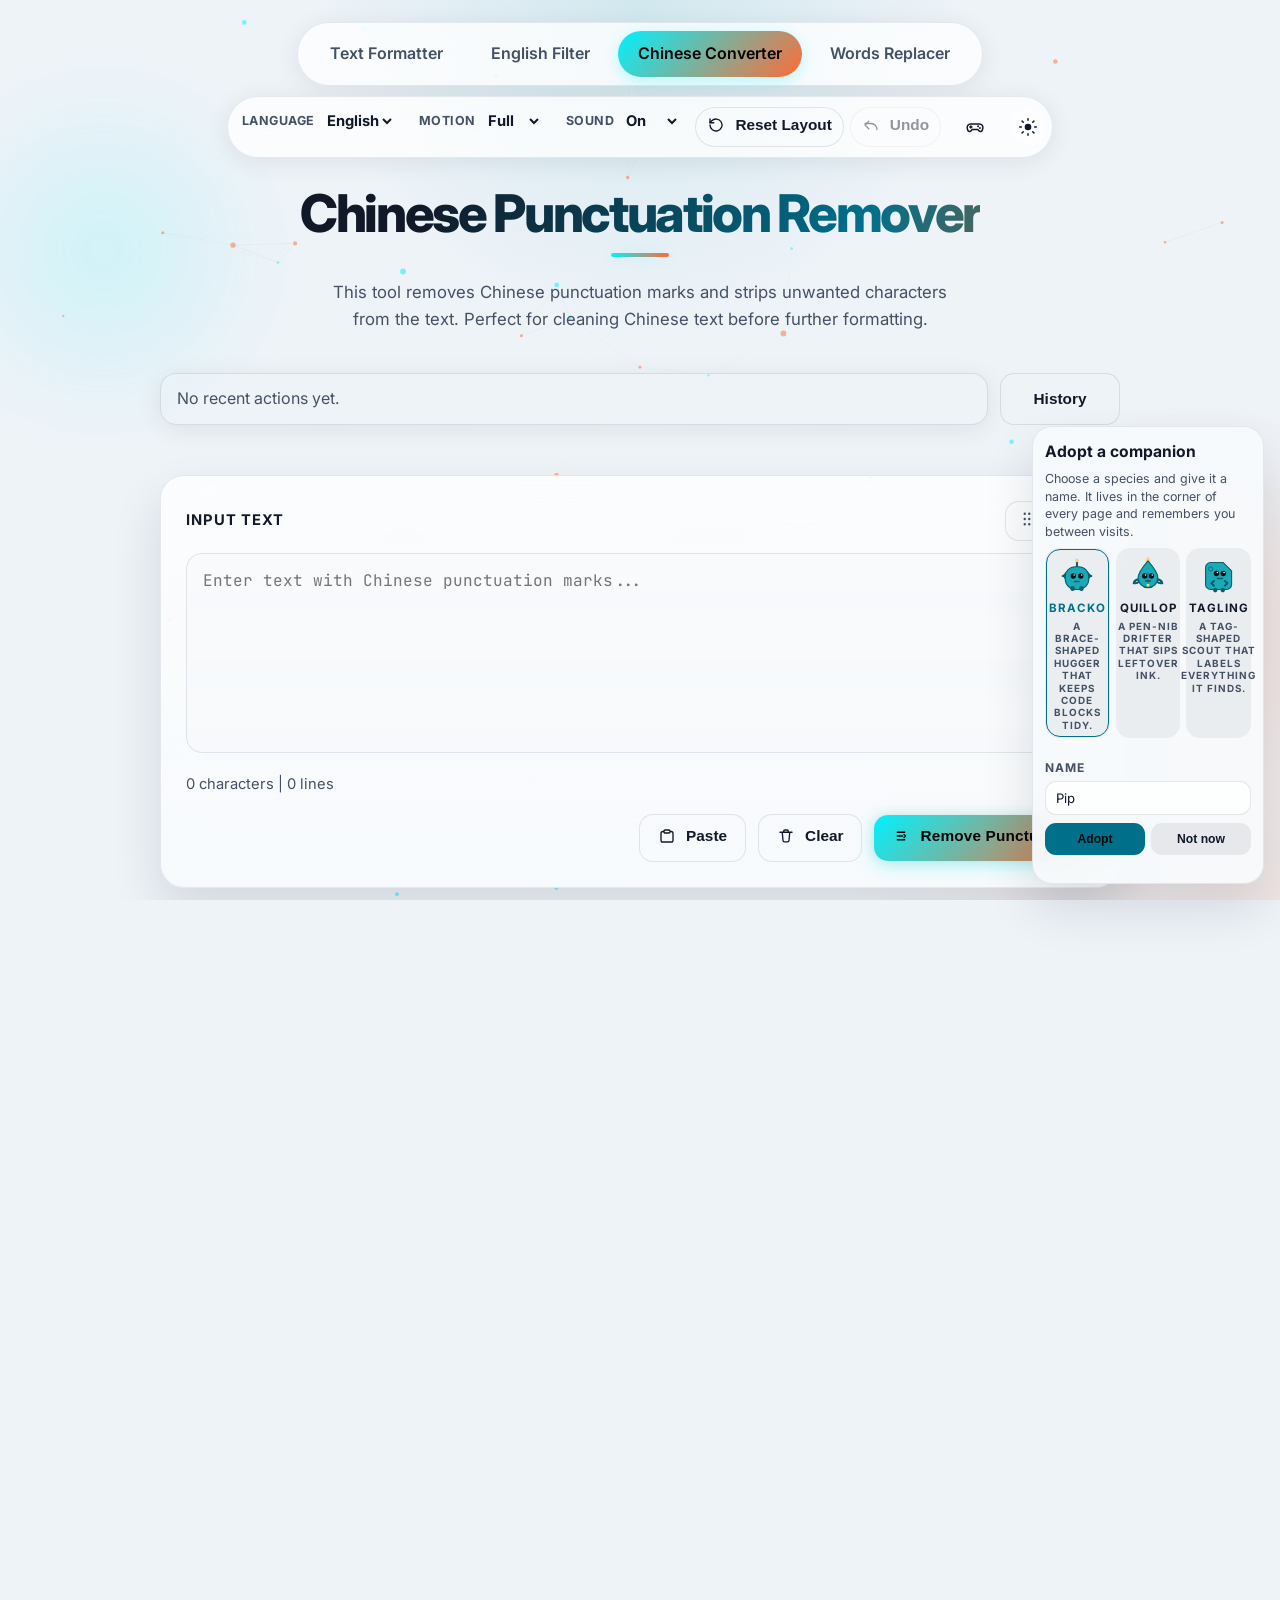
<file: chinese_punctuation.html>
<!DOCTYPE html>
<html lang="en" data-page="punctuation">
<head>
    <meta charset="UTF-8">
    <meta name="viewport" content="width=device-width, initial-scale=1.0">
    <meta name="description" content="Remove Chinese punctuation marks and clean up spacing in Chinese text directly in your browser.">
    <meta name="theme-color" media="(prefers-color-scheme: dark)" content="#050505">
    <meta name="theme-color" media="(prefers-color-scheme: light)" content="#eef3f8">
    <link rel="icon" href="data:image/svg+xml,%3Csvg xmlns='http://www.w3.org/2000/svg' viewBox='0 0 64 64'%3E%3Crect width='64' height='64' rx='14' fill='%23050505'/%3E%3Ctext x='32' y='44' font-family='Arial, sans-serif' font-size='30' font-weight='800' text-anchor='middle' fill='%2300f2ff'%3EcC%3C/text%3E%3C/svg%3E">
    <title>Chinese Punctuation Remover</title>
    <script>
      (function () {
        try {
          var theme = localStorage.getItem("theme");
          if (!theme) {
            theme = window.matchMedia && window.matchMedia("(prefers-color-scheme: dark)").matches ? "dark" : "light";
          }
          document.documentElement.setAttribute("data-theme", theme);
          var motion = localStorage.getItem("motion-level");
          if (!motion) {
            motion = window.matchMedia && window.matchMedia("(prefers-reduced-motion: reduce)").matches ? "off" : "full";
          }
          document.documentElement.setAttribute("data-motion", motion);
        } catch (error) {
          document.documentElement.setAttribute("data-theme", "dark");
          document.documentElement.setAttribute("data-motion", "full");
        }
      })();
    </script>
    <link rel="preconnect" href="https://fonts.googleapis.com">
    <link rel="preconnect" href="https://fonts.gstatic.com" crossorigin>
    <link href="https://fonts.googleapis.com/css2?family=Inter:wght@400;500;600;700;800&family=JetBrains+Mono:wght@400;500&display=swap" rel="stylesheet">
    <link rel="stylesheet" href="assets/styles/base.css?v=90">
    <link rel="stylesheet" href="assets/styles/games.css?v=90">
    <link rel="stylesheet" href="assets/styles/game-presentation.css?v=90">
    <link rel="stylesheet" href="assets/styles/love-deepspace-release.css?v=90">
    <link rel="stylesheet" href="assets/styles/love-deepspace-starpath.css?v=90">
    <link rel="stylesheet" href="assets/styles/love-deepspace-mosaic.css?v=90">
    <link rel="stylesheet" href="assets/styles/love-deepspace-bouquet.css?v=90">
    <link rel="stylesheet" href="assets/styles/love-deepspace-expedition.css?v=90">
    <link rel="stylesheet" href="assets/styles/love-deepspace-duet.css?v=90">
    <link rel="stylesheet" href="assets/styles/pet.css?v=90">
</head>
<body>
    <div class="topbar" role="banner">
        <nav aria-label="Primary" class="nav-left">            <a href="index.html" data-i18n="navFormatter">Text Formatter</a>
            <a href="english_filter.html" data-i18n="navFilter">English Filter</a>
            <a href="chinese_punctuation.html" data-i18n="navPunctuation">Chinese Converter</a>
            <a href="words_replacing.html" data-i18n="navReplacer">Words Replacer</a>
        </nav>
        <div class="nav-right">
            <label class="lang-picker" for="langSelect">
                <span data-i18n="langLabel">Language</span>
                <select id="langSelect" aria-label="Language">
                    <option value="en">English</option>
                    <option value="zh">中文</option>
                </select>
            </label>
            <label class="motion-picker" for="motionLevel">
                <span data-i18n="motionLabel">Motion</span>
                <select id="motionLevel" aria-label="Motion intensity">
                    <option value="full" data-i18n="motionFull">Full</option>
                    <option value="calm" data-i18n="motionCalm">Calm</option>
                    <option value="off" data-i18n="motionOff">Off</option>
                </select>
            </label>
            <label class="motion-picker" for="soundLevel">
                <span data-i18n="soundLabel">Sound</span>
                <select id="soundLevel" aria-label="Game sound">
                    <option value="on" data-i18n="soundOn">On</option>
                    <option value="off" data-i18n="soundOff">Off</option>
                </select>
            </label>
            <button id="resetLayoutBtn" class="ghost topbar-button" type="button">
                <span class="button-content">
                    <svg class="icon" viewBox="0 0 24 24" aria-hidden="true">
                        <path d="M4 12a8 8 0 1 0 2.34-5.66L4 9" fill="none" stroke="currentColor" stroke-width="1.8" stroke-linecap="round" stroke-linejoin="round"></path>
                        <path d="M4 4v5h5" fill="none" stroke="currentColor" stroke-width="1.8" stroke-linecap="round" stroke-linejoin="round"></path>
                    </svg>
                    <span data-i18n="btnResetLayout">Reset Layout</span>
                </span>
            </button>
            <button id="undoBtn" class="ghost topbar-button" type="button" disabled>
                <span class="button-content">
                    <svg class="icon" viewBox="0 0 24 24" aria-hidden="true">
                        <path d="M9 7 4 12l5 5" fill="none" stroke="currentColor" stroke-width="1.8" stroke-linecap="round" stroke-linejoin="round"></path>
                        <path d="M20 18a8 8 0 0 0-8-8H4" fill="none" stroke="currentColor" stroke-width="1.8" stroke-linecap="round" stroke-linejoin="round"></path>
                    </svg>
                    <span data-i18n="btnUndo">Undo</span>
                </span>
            </button>
            <button id="gameToggleBtn" class="icon-button" type="button" aria-label="Open games" aria-haspopup="dialog" aria-expanded="false">
                <svg class="icon" viewBox="0 0 24 24" aria-hidden="true">
                    <path d="M6.5 8.5h11a4 4 0 0 1 3.9 4.9l-.5 2.2a2.4 2.4 0 0 1-4.2 1l-1.2-1.6H8.6l-1.2 1.6a2.4 2.4 0 0 1-4.2-1l-.5-2.2a4 4 0 0 1 3.9-4.9Z" fill="none" stroke="currentColor" stroke-width="1.8" stroke-linejoin="round"></path>
                    <path d="M7 10.7v2.6M5.7 12h2.6" fill="none" stroke="currentColor" stroke-width="1.8" stroke-linecap="round"></path>
                    <path d="M15.7 11.2h.01M17.9 13.2h.01" fill="none" stroke="currentColor" stroke-width="2.4" stroke-linecap="round"></path>
                </svg>
            </button>
            <button id="themeToggle" class="icon-button" type="button" aria-label="Toggle theme" aria-pressed="false">
                <svg class="icon icon-moon" viewBox="0 0 24 24" aria-hidden="true">
                    <path d="M21 12.8A9 9 0 1 1 11.2 3a7 7 0 0 0 9.8 9.8Z" fill="currentColor"></path>
                </svg>
                <svg class="icon icon-sun" viewBox="0 0 24 24" aria-hidden="true">
                    <circle cx="12" cy="12" r="4" fill="currentColor"></circle>
                    <path d="M12 2v2M12 20v2M4.93 4.93l1.41 1.41M17.66 17.66l1.41 1.41M2 12h2M20 12h2M4.93 19.07l1.41-1.41M17.66 6.34l1.41-1.41" fill="none" stroke="currentColor" stroke-linecap="round" stroke-width="1.8"></path>
                </svg>
            </button>
        </div>
    </div>

    <h1 class="page-title" data-i18n="punctuation.title">Chinese Punctuation Remover</h1>

    <div class="description">
        <p><p data-i18n="punctuation.desc">This tool removes Chinese punctuation marks and strips unwanted characters from the text. Perfect for cleaning Chinese text before further formatting.</p></p>
    </div>
    <div class="activity-bar" aria-live="polite">
        <p class="recent-action" id="recentAction" data-i18n="noRecent">No recent actions yet.</p>
        <button class="ghost activity-toggle" id="historyToggle" type="button" aria-expanded="false" aria-controls="historyDrawer" data-i18n="historyToggle">History</button>
    </div>
    <div class="history-drawer" id="historyDrawer" hidden>
        <div class="history-drawer-header">
            <h2 data-i18n="recentActivity">Recent Activity</h2>
            <button class="ghost" id="clearHistoryBtn" type="button" data-i18n="btnClearHistory">Clear</button>
        </div>
        <ul class="history-list" id="historyList">
            <li data-i18n="noActions">No actions recorded yet.</li>
        </ul>
    </div>

    <main id="main" class="container" role="main">
        <div class="section" data-card-id="punctuation-input">
            <div class="card-header">
                <label for="inputText" data-i18n="inputLabel">Input Text</label>
                <button class="drag-handle" type="button" aria-label="Reposition input card" data-i18n-aria="repositionInput" aria-expanded="false" title="Drag to move, or click for position buttons" data-i18n-title="dragTitle">
                    <span class="button-content">
                        <svg class="icon" viewBox="0 0 24 24" aria-hidden="true">
                            <path d="M9 5h.01M9 12h.01M9 19h.01M15 5h.01M15 12h.01M15 19h.01" fill="none" stroke="currentColor" stroke-width="3.2" stroke-linecap="round"></path>
                        </svg>
                        <span data-i18n="drag">Drag</span>
                    </span>
                </button>
            </div>
            <textarea id="inputText" placeholder="Enter text with Chinese punctuation marks..." data-i18n-placeholder="punctuation.phInput"></textarea>
            <div class="field-meta">
                <p class="counter" id="inputCounter">0 characters | 0 lines</p>
            </div>
            <div class="actions">
                <button class="ghost" id="pasteBtn" type="button">
                    <span class="button-content">
                        <svg class="icon" viewBox="0 0 24 24" aria-hidden="true">
                            <rect x="8" y="4" width="8" height="4" rx="1.5" fill="none" stroke="currentColor" stroke-width="1.8"></rect>
                            <path d="M8 6H6.5A2.5 2.5 0 0 0 4 8.5v9A2.5 2.5 0 0 0 6.5 20h11a2.5 2.5 0 0 0 2.5-2.5v-9A2.5 2.5 0 0 0 17.5 6H16" fill="none" stroke="currentColor" stroke-width="1.8" stroke-linejoin="round"></path>
                        </svg>
                        <span data-i18n="btnPaste">Paste</span>
                    </span>
                </button>
                <button class="ghost" id="clearInputBtn" type="button">
                    <span class="button-content">
                        <svg class="icon" viewBox="0 0 24 24" aria-hidden="true">
                            <path d="M4 7h16M9 7V5.5A1.5 1.5 0 0 1 10.5 4h3A1.5 1.5 0 0 1 15 5.5V7m-8 0 1 11a2 2 0 0 0 2 1.8h4a2 2 0 0 0 2-1.8L17 7" fill="none" stroke="currentColor" stroke-width="1.8" stroke-linecap="round" stroke-linejoin="round"></path>
                        </svg>
                        <span data-i18n="btnClear">Clear</span>
                    </span>
                </button>
                <button class="primary" id="primaryBtn" type="button" onclick="convertPunctuation()">
                    <span class="button-content">
                        <svg class="icon" viewBox="0 0 24 24" aria-hidden="true">
                            <path d="M7 7h10M7 12h7M7 17h10" fill="none" stroke="currentColor" stroke-width="1.8" stroke-linecap="round"></path>
                            <path d="m16 10 2 2-2 2" fill="none" stroke="currentColor" stroke-width="1.8" stroke-linecap="round" stroke-linejoin="round"></path>
                        </svg>
                        <span data-i18n="punctuation.primary">Remove Punctuation</span>
                    </span>
                </button>
            </div>
        </div>

        <div class="section" data-card-id="punctuation-output">
            <div class="card-header">
                <label for="outputText" data-i18n="punctuation.outputLabel">Cleaned Text</label>
                <button class="drag-handle" type="button" aria-label="Reposition output card" data-i18n-aria="repositionOutput" aria-expanded="false" title="Drag to move, or click for position buttons" data-i18n-title="dragTitle">
                    <span class="button-content">
                        <svg class="icon" viewBox="0 0 24 24" aria-hidden="true">
                            <path d="M9 5h.01M9 12h.01M9 19h.01M15 5h.01M15 12h.01M15 19h.01" fill="none" stroke="currentColor" stroke-width="3.2" stroke-linecap="round"></path>
                        </svg>
                        <span data-i18n="drag">Drag</span>
                    </span>
                </button>
            </div>
            <textarea id="outputText" readonly placeholder="Cleaned text will appear here..." aria-live="polite" data-i18n-placeholder="punctuation.phOutput"></textarea>
            <div class="field-meta">
                <p class="counter" id="outputCounter">0 characters | 0 lines</p>
                <p class="status-message" id="statusMessage" role="status" aria-live="polite"></p>
            </div>
            <div class="output-insights">
                <p class="change-summary" id="changeSummary" data-i18n="summaryDefault">Summary will appear after you run a tool.</p>
                <details class="diff-preview" id="diffPreview">
                    <summary data-i18n="previewChanges">Preview changes</summary>
                    <div class="diff-grid">
                        <div class="diff-card">
                            <h3 data-i18n="diffBefore">Before</h3>
                            <pre id="diffBefore" data-i18n="noInputYet">No input yet.</pre>
                        </div>
                        <div class="diff-card">
                            <h3 data-i18n="diffAfter">After</h3>
                            <pre id="diffAfter" data-i18n="noOutputYet">No output yet.</pre>
                        </div>
                    </div>
                </details>
            </div>
            <div class="actions">
                <button class="ghost" id="clearOutputBtn" type="button">
                    <span class="button-content">
                        <svg class="icon" viewBox="0 0 24 24" aria-hidden="true">
                            <path d="M4 7h16M9 7V5.5A1.5 1.5 0 0 1 10.5 4h3A1.5 1.5 0 0 1 15 5.5V7m-8 0 1 11a2 2 0 0 0 2 1.8h4a2 2 0 0 0 2-1.8L17 7" fill="none" stroke="currentColor" stroke-width="1.8" stroke-linecap="round" stroke-linejoin="round"></path>
                        </svg>
                        <span data-i18n="btnClear">Clear</span>
                    </span>
                </button>
                <button class="ghost" id="downloadBtn" type="button">
                    <span class="button-content">
                        <svg class="icon" viewBox="0 0 24 24" aria-hidden="true">
                            <path d="M12 4v10m0 0 4-4m-4 4-4-4M5 19h14" fill="none" stroke="currentColor" stroke-width="1.8" stroke-linecap="round" stroke-linejoin="round"></path>
                        </svg>
                        <span data-i18n="btnDownload">Download</span>
                    </span>
                </button>
                <button class="ghost" id="swapBtn" type="button">
                    <span class="button-content">
                        <svg class="icon" viewBox="0 0 24 24" aria-hidden="true">
                            <path d="M7 7h10l-3-3m3 3-3 3M17 17H7l3 3m-3-3 3-3" fill="none" stroke="currentColor" stroke-width="1.8" stroke-linecap="round" stroke-linejoin="round"></path>
                        </svg>
                        <span data-i18n="btnSwap">Swap Back</span>
                    </span>
                </button>
                <button class="ghost" id="copyBtn" type="button">
                    <span class="button-content">
                        <svg class="icon" viewBox="0 0 24 24" aria-hidden="true">
                            <rect x="9" y="9" width="10" height="10" rx="2" fill="none" stroke="currentColor" stroke-width="1.8"></rect>
                            <path d="M15 9V7a2 2 0 0 0-2-2H7a2 2 0 0 0-2 2v6a2 2 0 0 0 2 2h2" fill="none" stroke="currentColor" stroke-width="1.8" stroke-linecap="round" stroke-linejoin="round"></path>
                        </svg>
                        <span data-i18n="btnCopy">Copy</span>
                    </span>
                </button>
            </div>
        </div>
    </main>

    <div class="footer" data-i18n="footer">Made with care by capitalConvert</div>

    <div class="game-modal" id="gameModal" hidden>
        <div class="game-modal-backdrop" id="gameBackdrop" aria-hidden="true"></div>
        <div class="game-dialog" role="dialog" aria-modal="true" aria-labelledby="gameTitle">
            <div class="game-dialog-header">
                <h2 id="gameTitle" data-i18n="gamesTitle">Games</h2>
                <button class="game-close" id="gameCloseBtn" type="button" aria-label="Close games" data-i18n-aria="closeGames">
                    <svg class="icon" viewBox="0 0 24 24" aria-hidden="true">
                        <path d="m6 6 12 12M18 6 6 18" fill="none" stroke="currentColor" stroke-width="1.8" stroke-linecap="round"></path>
                    </svg>
                </button>
            </div>
            <div class="game-tabs" id="gameTabs" role="tablist" aria-label="Choose a game" data-i18n-aria="tablistLabel">
                <button class="game-tab" id="gameTabTyping" role="tab" aria-selected="true" aria-controls="gamePanelTyping" tabindex="0" type="button" data-i18n="tabTyping">Typing Sprint</button>
                <button class="game-tab" id="gameTabMemory" role="tab" aria-selected="false" aria-controls="gamePanelMemory" tabindex="-1" type="button" data-i18n="tabMemory">Glyph Match</button>
                <button class="game-tab" id="gameTab2048" role="tab" aria-selected="false" aria-controls="gamePanel2048" tabindex="-1" type="button" data-i18n="tab2048">2048</button>
                <button class="game-tab" id="gameTabReflex" role="tab" aria-selected="false" aria-controls="gamePanelReflex" tabindex="-1" type="button" data-i18n="tabReflex">Reflex Tap</button>
                <button class="game-tab" id="gameTabCaretDash" role="tab" aria-selected="false" aria-controls="gamePanelCaretDash" tabindex="-1" type="button" data-i18n="tabCaretDash">Caret Dash</button>
                <button class="game-tab" id="gameTabElements" role="tab" aria-selected="false" aria-controls="gamePanelElements" tabindex="-1" type="button" data-i18n="tabElements">Elements</button>
                <button class="game-tab" id="gameTabSpotDiff" role="tab" aria-selected="false" aria-controls="gamePanelSpotDiff" tabindex="-1" type="button" data-i18n="tabSpotDiff">Spot the Diff</button>
                <button class="game-tab" id="gameTabPlumber" role="tab" aria-selected="false" aria-controls="gamePanelPlumber" tabindex="-1" type="button" data-i18n="tabPlumber">Punctuation Plumber</button>
                <button class="game-tab" id="gameTabStack" role="tab" aria-selected="false" aria-controls="gamePanelStack" tabindex="-1" type="button" data-i18n="tabStack">Stack!</button>
                <button class="game-tab" id="gameTabColorCode" role="tab" aria-selected="false" aria-controls="gamePanelColorCode" tabindex="-1" type="button" data-i18n="tabColorCode">Color Code</button>
                <button class="game-tab" id="gameTabBreakout" role="tab" aria-selected="false" aria-controls="gamePanelBreakout" tabindex="-1" type="button" data-i18n="tabBreakout">Inkball</button>
                <button class="game-tab" id="gameTabEmberDice" role="tab" aria-selected="false" aria-controls="gamePanelEmberDice" tabindex="-1" type="button" data-i18n="tabEmberDice">Ember Dice</button>
                <button class="game-tab" id="gameTabSnake" role="tab" aria-selected="false" aria-controls="gamePanelSnake" tabindex="-1" type="button" data-i18n="tabSnake">Serpent</button>
                <button class="game-tab" id="gameTabLights" role="tab" aria-selected="false" aria-controls="gamePanelLights" tabindex="-1" type="button" data-i18n="tabLights">Lights Out</button>
                    <button class="game-tab" id="gameTabMines" role="tab" aria-selected="false" aria-controls="gamePanelMines" tabindex="-1" type="button" data-i18n="tabMines">Glyph Mines</button>
                <button class="game-tab" id="gameTabGomoku" role="tab" aria-selected="false" aria-controls="gamePanelGomoku" tabindex="-1" type="button" data-i18n="tabGomoku">Gomoku</button>
                <button class="game-tab" id="gameTabTraffic" role="tab" aria-selected="false" aria-controls="gamePanelTraffic" tabindex="-1" type="button" data-i18n="tabTraffic">Traffic Jam</button>
                <button class="game-tab" id="gameTabVault" role="tab" aria-selected="false" aria-controls="gamePanelVault" tabindex="-1" type="button" data-i18n="tabVault">Letter Vault</button>
                <button class="game-tab" id="gameTabGlyphBlocks" role="tab" aria-selected="false" aria-controls="gamePanelGlyphBlocks" tabindex="-1" type="button" data-i18n="tabGlyphBlocks">Glyph Blocks</button>
                <button class="game-tab" id="gameTabInkCascade" role="tab" aria-selected="false" aria-controls="gamePanelInkCascade" tabindex="-1" type="button" data-i18n="tabInkCascade">Ink Cascade</button>
                <button class="game-tab" id="gameTabInkBeat" role="tab" aria-selected="false" aria-controls="gamePanelInkBeat" tabindex="-1" type="button" data-i18n="tabInkBeat">Ink Beat</button>
                <button class="game-tab" id="gameTabBubbleInk" role="tab" aria-selected="false" aria-controls="gamePanelBubbleInk" tabindex="-1" type="button" data-i18n="tabBubbleInk">Bubble Ink</button>
                <button class="game-tab" id="gameTabGlyphEcho" role="tab" aria-selected="false" aria-controls="gamePanelGlyphEcho" tabindex="-1" type="button" data-i18n="tabGlyphEcho">Glyph Echo</button>
                <button class="game-tab" id="gameTabInkSlash" role="tab" aria-selected="false" aria-controls="gamePanelInkSlash" tabindex="-1" type="button" data-i18n="tabInkSlash">Ink Slash</button>
                <button class="game-tab" id="gameTabPegSplash" role="tab" aria-selected="false" aria-controls="gamePanelPegSplash" tabindex="-1" type="button" data-i18n="tabPegSplash">Peg Splash</button>
                <button class="game-tab" id="gameTabGlyphRaid" role="tab" aria-selected="false" aria-controls="gamePanelGlyphRaid" tabindex="-1" type="button" data-i18n="tabGlyphRaid">Glyph Raid</button>
                <button class="game-tab" id="gameTabGlyphLeap" role="tab" aria-selected="false" aria-controls="gamePanelGlyphLeap" tabindex="-1" type="button" data-i18n="tabGlyphLeap">Glyph Leap</button>
                <button class="game-tab" id="gameTabAuroraFlow" role="tab" aria-selected="false" aria-controls="gamePanelAuroraFlow" tabindex="-1" type="button" data-i18n="tabAuroraFlow">Aurora Flow</button>
                <button class="game-tab" id="gameTabCometGolf" role="tab" aria-selected="false" aria-controls="gamePanelCometGolf" tabindex="-1" type="button" data-i18n="tabCometGolf">Comet Golf</button>
                <button class="game-tab" id="gameTabPrismPath" role="tab" aria-selected="false" aria-controls="gamePanelPrismPath" tabindex="-1" type="button" data-i18n="tabPrismPath">Prism Path</button>
                <button class="game-tab" id="gameTabStarfall" role="tab" aria-selected="false" aria-controls="gamePanelStarfall" tabindex="-1" type="button" data-i18n="tabStarfall">Starfall Lander</button>
                <button class="game-tab" id="gameTabInkSort" role="tab" aria-selected="false" aria-controls="gamePanelInkSort" tabindex="-1" type="button" data-i18n="tabInkSort">Ink Sort</button>
                <button class="game-tab" id="gameTabGlyphCrossing" role="tab" aria-selected="false" aria-controls="gamePanelGlyphCrossing" tabindex="-1" type="button" data-i18n="tabGlyphCrossing">Glyph Crossing</button>
                <button class="game-tab" id="gameTabGlyphPusher" role="tab" aria-selected="false" aria-controls="gamePanelGlyphPusher" tabindex="-1" type="button" data-i18n="tabGlyphPusher">Glyph Pusher</button>
                <button class="game-tab" id="gameTabGlyphNet" role="tab" aria-selected="false" aria-controls="gamePanelGlyphNet" tabindex="-1" type="button" data-i18n="tabGlyphNet">Glyph Net</button>
                <button class="game-tab" id="gameTabGlyphSketch" role="tab" aria-selected="false" aria-controls="gamePanelGlyphSketch" tabindex="-1" type="button" data-i18n="tabGlyphSketch">Glyph Sketch</button>
                <button class="game-tab" id="gameTabGlyphFifteen" role="tab" aria-selected="false" aria-controls="gamePanelGlyphFifteen" tabindex="-1" type="button" data-i18n="tabGlyphFifteen">Glyph Fifteen</button>
                <button class="game-tab" id="gameTabGlyphSudoku" role="tab" aria-selected="false" aria-controls="gamePanelGlyphSudoku" tabindex="-1" type="button" data-i18n="tabGlyphSudoku">Glyph Sudoku</button>
                <button class="game-tab" id="gameTabGlyphReversi" role="tab" aria-selected="false" aria-controls="gamePanelGlyphReversi" tabindex="-1" type="button" data-i18n="tabGlyphReversi">Glyph Reversi</button>
                <button class="game-tab" id="gameTabGlyphGlide" role="tab" aria-selected="false" aria-controls="gamePanelGlyphGlide" tabindex="-1" type="button" data-i18n="tabGlyphGlide">Glyph Glide</button>
                <button class="game-tab" id="gameTabGlyphFour" role="tab" aria-selected="false" aria-controls="gamePanelGlyphFour" tabindex="-1" type="button" data-i18n="tabGlyphFour">Glyph Four</button>
                <button class="game-tab" id="gameTabGlyphTower" role="tab" aria-selected="false" aria-controls="gamePanelGlyphTower" tabindex="-1" type="button" data-i18n="tabGlyphTower">Glyph Tower</button>
                <button class="game-tab" id="gameTabNim" role="tab" aria-selected="false" aria-controls="gamePanelNim" tabindex="-1" type="button" data-i18n="tabNim">Ember Sticks</button>
                <button class="game-tab" id="gameTabKalah" role="tab" aria-selected="false" aria-controls="gamePanelKalah" tabindex="-1" type="button" data-i18n="tabKalah">Kalah Row</button>
                <button class="game-tab" id="gameTabBlackjack" role="tab" aria-selected="false" aria-controls="gamePanelBlackjack" tabindex="-1" type="button" data-i18n="tabBlackjack">Twenty-One Parlor</button>
                <button class="game-tab" id="gameTabGarden" role="tab" aria-selected="false" aria-controls="gamePanelGarden" tabindex="-1" type="button" data-i18n="tabGarden">Roof Garden</button>
                <button class="game-tab" id="gameTabRepublic" role="tab" aria-selected="false" aria-controls="gamePanelRepublic" tabindex="-1" type="button" data-i18n="tabRepublic">Republic Rewind</button>
                <button class="game-tab" id="gameTabDots" role="tab" aria-selected="false" aria-controls="gamePanelDots" tabindex="-1" type="button" data-i18n="tabDots">Glyph Dots</button>
                <button class="game-tab" id="gameTabGlyphFleet" role="tab" aria-selected="false" aria-controls="gamePanelGlyphFleet" tabindex="-1" type="button" data-i18n="tabGlyphFleet">Glyph Fleet</button>
            </div>
            <button class="game-tabs-more" id="gameTabsToggle" type="button" aria-expanded="false" aria-controls="gameTabs">
                <span class="button-content">
                    <svg class="icon" viewBox="0 0 24 24" aria-hidden="true">
                        <path d="m6 9 6 6 6-6" fill="none" stroke="currentColor" stroke-width="1.8" stroke-linecap="round" stroke-linejoin="round"></path>
                    </svg>
                    <span id="gameTabsLabel" data-i18n="tabsShowMore">More games</span>
                    <span id="gameTabsCount">+63</span>
                </span>
            </button>
            <div class="game-panel" id="gamePanelTyping" role="tabpanel" aria-labelledby="gameTabTyping">
                <p class="game-target" id="typingTarget" aria-hidden="true"></p>
                <span class="visually-hidden" id="typingTargetText"></span>
                <input class="game-input" id="typingInput" type="text" autocomplete="off" autocapitalize="off" spellcheck="false" aria-describedby="gameHint" placeholder="Start typing to begin..." data-i18n-placeholder="gamePhInput">
                <div class="game-hud">
                    <div class="game-stat"><span data-i18n="hudTime">Time</span><strong id="gameTime">10.0s</strong></div>
                    <div class="game-stat"><span data-i18n="hudWpm">WPM</span><strong id="gameWpm">0</strong></div>
                    <div class="game-stat"><span data-i18n="hudAcc">Acc</span><strong id="gameAcc">100%</strong></div>
                </div>
                <div class="game-track" aria-hidden="true"><span class="game-track-fill" id="gameTrackFill"></span></div>
                <p class="game-result" id="gameResult" role="status" data-i18n="typingPrompt">Type the first character to start the clock.</p>
                <div class="game-actions">
                    <button class="primary" id="gameStartBtn" type="button">
                        <span class="button-content">
                            <svg class="icon" viewBox="0 0 24 24" aria-hidden="true">
                                <path d="M8 5.5v13l11-6.5Z" fill="none" stroke="currentColor" stroke-width="1.8" stroke-linejoin="round"></path>
                            </svg>
                            <span data-i18n="btnNewRound">New Round</span>
                        </span>
                    </button>
                    <p class="game-best" id="gameBest" data-i18n="noBest">No best yet</p>
                </div>
                <p class="game-hint" id="gameHint" data-i18n="hintTyping">A 10-second typing dash. The clock starts on your first keystroke.</p>
            </div>
            <div class="game-panel" id="gamePanelMemory" role="tabpanel" aria-labelledby="gameTabMemory" hidden>
                <div class="game-hud">
                    <div class="game-stat"><span data-i18n="hudMoves">Moves</span><strong id="memoryMoves">0</strong></div>
                    <div class="game-stat"><span data-i18n="hudTime">Time</span><strong id="memoryTime">0.0s</strong></div>
                    <div class="game-stat"><span data-i18n="hudPairs">Pairs</span><strong id="memoryPairs">0/6</strong></div>
                </div>
                <div class="memory-grid" id="memoryGrid" role="group" aria-label="Memory cards, find the matching pairs" data-i18n-aria="memoryGridLabel"></div>
                <p class="game-result" id="memoryResult" role="status" data-i18n="memoryPrompt">Flip two cards. Match all six pairs as fast as you can.</p>
                <div class="game-actions">
                    <button class="primary" id="memoryStartBtn" type="button">
                        <span class="button-content">
                            <svg class="icon" viewBox="0 0 24 24" aria-hidden="true">
                                <path d="M8 5.5v13l11-6.5Z" fill="none" stroke="currentColor" stroke-width="1.8" stroke-linejoin="round"></path>
                            </svg>
                            <span data-i18n="btnNewShuffle">New Shuffle</span>
                        </span>
                    </button>
                    <p class="game-best" id="memoryBest" data-i18n="noBest">No best yet</p>
                </div>
            </div>
            <div class="game-panel" id="gamePanel2048" role="tabpanel" aria-labelledby="gameTab2048" hidden>
                <div class="game-hud">
                    <div class="game-stat"><span data-i18n="hudScore">Score</span><strong id="g2048Score">0</strong></div>
                    <div class="game-stat"><span data-i18n="hudBest">Best</span><strong id="g2048BestStat">0</strong></div>
                </div>
                <div class="g2048-board" id="g2048Board" tabindex="0" role="application" aria-label="2048 board. Focus here and use the arrow keys to slide the tiles.">
                    <div class="g2048-cells" id="g2048Cells" aria-hidden="true"></div>
                    <div class="g2048-tiles" id="g2048Tiles" aria-hidden="true"></div>
                    <div class="g2048-overlay" id="g2048Overlay" hidden>
                        <p class="g2048-overlay-text" id="g2048OverlayText">Game over</p>
                        <div class="g2048-overlay-actions">
                            <button class="primary" id="g2048RetryBtn" type="button"><span class="button-content"><span data-i18n="btnTryAgain">Try Again</span></span></button>
                            <button class="ghost" id="g2048KeepBtn" type="button" hidden><span class="button-content"><span data-i18n="btnKeepGoing">Keep Going</span></span></button>
                        </div>
                    </div>
                </div>
                <p class="game-result" id="g2048Result" role="status" data-i18n="g2048Prompt">Arrow keys or swipe slide the tiles. Match numbers to reach 2048!</p>
                <div class="game-actions">
                    <button class="primary" id="g2048NewBtn" type="button">
                        <span class="button-content">
                            <svg class="icon" viewBox="0 0 24 24" aria-hidden="true">
                                <path d="M8 5.5v13l11-6.5Z" fill="none" stroke="currentColor" stroke-width="1.8" stroke-linejoin="round"></path>
                            </svg>
                            <span data-i18n="btnNewGame">New Game</span>
                        </span>
                    </button>
                </div>
            </div>
            <div class="game-panel" id="gamePanelReflex" role="tabpanel" aria-labelledby="gameTabReflex" hidden>
                <div class="game-hud">
                    <div class="game-stat"><span data-i18n="hudLast">Last</span><strong id="reflexLast">—</strong></div>
                    <div class="game-stat"><span data-i18n="hudBest">Best</span><strong id="reflexBest">—</strong></div>
                </div>
                <button class="reflex-pad" id="reflexPad" type="button" aria-describedby="reflexResult">
                    <span id="reflexPadText" data-i18n="reflexPadIdle">Press Start</span>
                </button>
                <p class="game-result" id="reflexResult" role="status" data-i18n="reflexPrompt">Start a round, then tap when the panel turns green.</p>
                <div class="game-actions">
                    <button class="primary" id="reflexStartBtn" type="button">
                        <span class="button-content">
                            <svg class="icon" viewBox="0 0 24 24" aria-hidden="true">
                                <path d="M8 5.5v13l11-6.5Z" fill="none" stroke="currentColor" stroke-width="1.8" stroke-linejoin="round"></path>
                            </svg>
                            <span data-i18n="btnNewRound">New Round</span>
                        </span>
                    </button>
                </div>
                <p class="game-hint" data-i18n="reflexHint">Use the button, Space, or Enter. A new best is the lowest time.</p>
            </div>
            <div class="game-panel" id="gamePanelCaretDash" role="tabpanel" aria-labelledby="gameTabCaretDash" hidden>
                <div class="game-hud">
                    <div class="game-stat"><span data-i18n="hudScore">Score</span><strong id="caretScore">0</strong></div>
                    <div class="game-stat"><span data-i18n="hudBest">Best</span><strong id="caretBestStat">0</strong></div>
                    <div class="game-stat"><span data-i18n="hudSpeed">Speed</span><strong id="caretSpeed">1.0x</strong></div>
                </div>
                <div class="game-track" aria-hidden="true"><span class="game-track-fill" id="caretRailFill"></span></div>
                <div class="caret-field" id="caretField" tabindex="0" role="group" aria-label="Caret Dash play area. Space or Arrow Up jumps, Arrow Down ducks." data-i18n-aria="caretFieldLabel" aria-describedby="caretResult">
                    <div class="caret-drift caret-drift-far" id="caretDriftFar" aria-hidden="true"></div>
                    <div class="caret-drift caret-drift-near" id="caretDriftNear" aria-hidden="true"></div>
                    <div class="caret-ground" aria-hidden="true"></div>
                    <div class="caret-obstacles" id="caretObstacles" aria-hidden="true"></div>
                    <div class="caret-player" id="caretPlayer" aria-hidden="true"></div>
                    <div class="caret-overlay" id="caretOverlay" hidden>
                        <p class="caret-overlay-text" id="caretOverlayText" data-i18n="caretOverReady">Game over</p>
                        <div class="caret-overlay-actions">
                            <button class="primary" id="caretRetryBtn" type="button"><span class="button-content"><span data-i18n="btnTryAgain">Try Again</span></span></button>
                            <button class="ghost" id="caretAgainBtn" type="button"><span class="button-content"><span data-i18n="btnNewRound">New Round</span></span></button>
                        </div>
                    </div>
                </div>
                <p class="game-result" id="caretResult" role="status" data-i18n="caretPrompt">Press Start, then jump the glitch punctuation and duck under the floating glyphs.</p>
                <div class="caret-controls">
                    <button class="caret-control" id="caretJumpBtn" type="button" data-i18n="btnJump">Jump</button>
                    <button class="caret-control" id="caretDuckBtn" type="button" data-i18n="btnDuck">Duck</button>
                </div>
                <div class="game-actions">
                    <button class="primary" id="caretStartBtn" type="button">
                        <span class="button-content">
                            <svg class="icon" viewBox="0 0 24 24" aria-hidden="true">
                                <path d="M8 5.5v13l11-6.5Z" fill="none" stroke="currentColor" stroke-width="1.8" stroke-linejoin="round"></path>
                            </svg>
                            <span data-i18n="btnStart">Start</span>
                        </span>
                    </button>
                    <p class="game-best" id="caretBest" data-i18n="noBest">No best yet</p>
                </div>
                <p class="game-hint" data-i18n="caretHint">Tap or click the field to jump and hold to duck. Space or Arrow Up jumps higher the longer you hold it.</p>
            </div>
            <div class="game-panel" id="gamePanelElements" role="tabpanel" aria-labelledby="gameTabElements" hidden>
                <div class="game-hud">
                    <div class="game-stat"><span id="elementsTimeLabel" data-i18n="hudTime">Time</span><strong id="elementsTime">0.0s</strong></div>
                    <div class="game-stat"><span data-i18n="hudGoal">Goal</span><strong id="elementsProgress">—</strong></div>
                    <div class="game-stat"><span data-i18n="elementsBudgetLabel">Ink</span><strong id="elementsBudget">—</strong></div>
                    <div class="game-stat"><span data-i18n="elementsStarsLabel">Stars</span><strong id="elementsStars">—</strong></div>
                </div>
                <div class="elements-row">
                    <label class="elements-label" for="elementsChallenge" data-i18n="elementsChallengeLabel">Challenge</label>
                    <select class="elements-select" id="elementsChallenge"></select>
                </div>
                <div class="elements-row">
                    <label class="elements-label" for="elementsSpeed" data-i18n="elementsSpeedLabel">Speed</label>
                    <select class="elements-select" id="elementsSpeed">
                        <option value="0.5">0.5x</option>
                        <option value="1" selected>1x</option>
                        <option value="2">2x</option>
                        <option value="4">4x</option>
                    </select>
                </div>
                <div class="elements-tools" role="group" aria-label="Element palette" data-i18n-aria="elementsToolsLabel">
                    <button class="elements-tool" id="elementsToolEmpty" type="button" data-element="empty" aria-pressed="false" data-i18n="elementsEmpty">Erase</button>
                    <button class="elements-tool" id="elementsToolStone" type="button" data-element="stone" aria-pressed="false" data-i18n="elementsStone">Stone</button>
                    <button class="elements-tool" id="elementsToolSand" type="button" data-element="sand" aria-pressed="false" data-i18n="elementsSand">Sand</button>
                    <button class="elements-tool" id="elementsToolWater" type="button" data-element="water" aria-pressed="false" data-i18n="elementsWater">Water</button>
                    <button class="elements-tool" id="elementsToolPlant" type="button" data-element="plant" aria-pressed="false" data-i18n="elementsPlant">Plant</button>
                    <button class="elements-tool" id="elementsToolFire" type="button" data-element="fire" aria-pressed="false" data-i18n="elementsFire">Fire</button>
                    <button class="elements-tool" id="elementsToolWood" type="button" data-element="wood" aria-pressed="false" data-i18n="elementsWood">Wood</button>
                    <button class="elements-tool" id="elementsToolAsh" type="button" data-element="ash" aria-pressed="false" data-i18n="elementsAsh">Ash</button>
                    <button class="elements-tool" id="elementsToolOil" type="button" data-element="oil" aria-pressed="false" data-i18n="elementsOil">Oil</button>
                    <button class="elements-tool" id="elementsToolLava" type="button" data-element="lava" aria-pressed="false" data-i18n="elementsLava">Lava</button>
                    <button class="elements-tool" id="elementsToolIce" type="button" data-element="ice" aria-pressed="false" data-i18n="elementsIce">Ice</button>
                    <button class="elements-tool" id="elementsToolSteam" type="button" data-element="steam" aria-pressed="false" data-i18n="elementsSteam">Steam</button>
                    <button class="elements-tool" id="elementsToolAcid" type="button" data-element="acid" aria-pressed="false" data-i18n="elementsAcid">Acid</button>
                    <button class="elements-tool" id="elementsToolSeed" type="button" data-element="seed" aria-pressed="false" data-i18n="elementsSeed">Seed</button>
                    <button class="elements-tool" id="elementsToolSmoke" type="button" data-element="smoke" aria-pressed="false" data-i18n="elementsSmoke">Smoke</button>
                    <button class="elements-tool" id="elementsToolGlass" type="button" data-element="glass" aria-pressed="false" data-i18n="elementsGlass">Glass</button>
                    <button class="elements-tool" id="elementsToolVoid" type="button" data-element="void" aria-pressed="false" data-i18n="elementsVoid">Void</button>
                </div>
                <p class="elements-legend" id="elementsLegend"></p>
                <div class="elements-row">
                    <span class="elements-label" id="elementsBrushLabel" data-i18n="elementsBrushLabel">Brush</span>
                    <div class="elements-brushes" role="group" aria-labelledby="elementsBrushLabel">
                        <button class="elements-brush" id="elementsBrush1" type="button" data-size="0" aria-pressed="false">1</button>
                        <button class="elements-brush" id="elementsBrush2" type="button" data-size="1" aria-pressed="false">3</button>
                        <button class="elements-brush is-active" id="elementsBrush3" type="button" data-size="2" aria-pressed="true">5</button>
                        <button class="elements-brush" id="elementsBrush4" type="button" data-size="3" aria-pressed="false">7</button>
                    </div>
                </div>
                <div class="elements-stage" id="elementsStage">
                    <canvas class="elements-canvas" id="elementsCanvas" width="320" height="224" tabindex="0" role="application" aria-label="Element sandbox. Number keys 1 to 9 pick an element, the arrow keys move the cursor and Space places it." data-i18n-aria="elementsCanvasLabel" aria-describedby="elementsDescription"></canvas>
                    <span class="elements-cursor" id="elementsCursor" aria-hidden="true" hidden></span>
                </div>
                <p class="visually-hidden" id="elementsDescription"></p>
                <p class="elements-goal" id="elementsGoal"></p>
                <p class="game-result" id="elementsResult" role="status" data-i18n="elementsGoalFree">Free play: paint anything and watch it settle.</p>
                <div class="elements-actions">
                    <button class="ghost" id="elementsPauseBtn" type="button" aria-pressed="false"><span class="button-content"><span data-i18n="elementsPause">Pause</span></span></button>
                    <button class="ghost" id="elementsStepBtn" type="button"><span class="button-content"><span data-i18n="elementsStep">Step</span></span></button>
                    <button class="ghost" id="elementsPickBtn" type="button" aria-pressed="false"><span class="button-content"><span data-i18n="elementsPick">Pick</span></span></button>
                    <button class="ghost" id="elementsUndoBtn" type="button" disabled><span class="button-content"><span data-i18n="elementsUndo">Undo</span></span></button>
                </div>
                <div class="game-actions">
                    <div class="elements-actions">
                        <button class="primary" id="elementsStartBtn" type="button">
                            <span class="button-content">
                                <svg class="icon" viewBox="0 0 24 24" aria-hidden="true">
                                    <path d="M8 5.5v13l11-6.5Z" fill="none" stroke="currentColor" stroke-width="1.8" stroke-linejoin="round"></path>
                                </svg>
                                <span data-i18n="btnStart">Start</span>
                            </span>
                        </button>
                        <button class="ghost" id="elementsResetBtn" type="button"><span class="button-content"><span data-i18n="elementsReset">Reset board</span></span></button>
                    </div>
                    <p class="game-best" id="elementsBest" data-i18n="noBest">No best yet</p>
                </div>
                <p class="game-hint" data-i18n="elementsHint">Drag on the grid to paint; Reset board restores the opening layout. The palette offers every element the board allows, the brush size sets how much you paint at once, and Pause, Step, Pick and Undo work the board by hand. Keyboard: 1-9 pick an element, the arrow keys move the cursor and Space places it.</p>
            </div>
            <div class="game-panel" id="gamePanelSpotDiff" role="tabpanel" aria-labelledby="gameTabSpotDiff" hidden>
                <div class="game-hud">
                    <div class="game-stat"><span data-i18n="hudFound">Found</span><strong id="spotFoundStat">0/3</strong></div>
                    <div class="game-stat"><span data-i18n="hudTime">Time</span><strong id="spotTime">0.0s</strong></div>
                    <div class="game-stat"><span data-i18n="hudMisses">Misses</span><strong id="spotMisses">0</strong></div>
                    <div class="game-stat"><span data-i18n="hudLevel">Level</span><strong id="spotLevel">1/3</strong></div>
                </div>
                <p class="spot-line" id="spotBase" aria-hidden="true"></p>
                <div class="spot-line spot-line-edit" id="spotEdit" tabindex="0" role="group" aria-label="Edited line. The arrow keys move the caret and Enter marks a character." data-i18n-aria="spotEditLabel" aria-describedby="spotResult"></div>
                <p class="game-result" id="spotResult" role="status" data-i18n="spotPrompt">Some characters in the lower line were broken on purpose. Find them all.</p>
                <div class="game-actions">
                    <button class="primary" id="spotStartBtn" type="button">
                        <span class="button-content">
                            <svg class="icon" viewBox="0 0 24 24" aria-hidden="true">
                                <path d="M8 5.5v13l11-6.5Z" fill="none" stroke="currentColor" stroke-width="1.8" stroke-linejoin="round"></path>
                            </svg>
                            <span data-i18n="btnNewRound">New Round</span>
                        </span>
                    </button>
                    <p class="game-best" id="spotBest" data-i18n="noBest">No best yet</p>
                </div>
                <p class="game-hint" data-i18n="spotHint">Click a character, or arrow to it and press Enter. A new best is the lowest clear time.</p>
            </div>
            <div class="game-panel" id="gamePanelPlumber" role="tabpanel" aria-labelledby="gameTabPlumber" hidden>
                <div class="game-hud">
                    <div class="game-stat"><span data-i18n="hudScore">Score</span><strong id="plumberScore">0</strong></div>
                    <div class="game-stat"><span data-i18n="hudStrikes">Strikes</span><strong id="plumberStrikes">0/3</strong></div>
                    <div class="game-stat"><span data-i18n="hudSpeed">Speed</span><strong id="plumberSpeed">1.0x</strong></div>
                    <div class="game-stat"><span data-i18n="hudCombo">Combo</span><strong id="plumberCombo">0</strong></div>
                </div>
                <div class="plumber-field" id="plumberField" tabindex="0" role="group" aria-label="Sorting lane. Arrow Left routes to the fullwidth bin, Arrow Right to the halfwidth bin." data-i18n-aria="plumberFieldLabel" aria-describedby="plumberResult">
                    <span class="plumber-glyph" id="plumberGlyph" aria-hidden="true" hidden></span>
                </div>
                <div class="plumber-bins">
                    <button class="plumber-bin" id="plumberBinFull" type="button" data-i18n="plumberBinFull">Fullwidth</button>
                    <button class="plumber-bin" id="plumberBinHalf" type="button" data-i18n="plumberBinHalf">Halfwidth</button>
                </div>
                <p class="game-result" id="plumberResult" role="status" data-i18n="plumberPrompt">Start a round, then sort every falling mark into the bin matching its width.</p>
                <div class="game-actions">
                    <button class="primary" id="plumberStartBtn" type="button">
                        <span class="button-content">
                            <svg class="icon" viewBox="0 0 24 24" aria-hidden="true">
                                <path d="M8 5.5v13l11-6.5Z" fill="none" stroke="currentColor" stroke-width="1.8" stroke-linejoin="round"></path>
                            </svg>
                            <span data-i18n="btnStart">Start</span>
                        </span>
                    </button>
                    <p class="game-best" id="plumberBest" data-i18n="noBest">No best yet</p>
                </div>
                <p class="game-hint" data-i18n="plumberHint">Focus the lane and press Left or Right, or tap a bin. Three misses ends the run.</p>
            </div>
            <div class="game-panel" id="gamePanelStack" role="tabpanel" aria-labelledby="gameTabStack" hidden>
                <div class="game-hud">
                    <div class="game-stat"><span data-i18n="hudHeight">Height</span><strong id="stackHeight">0</strong></div>
                    <div class="game-stat"><span data-i18n="hudPerfect">Perfect</span><strong id="stackStreak">0</strong></div>
                    <div class="game-stat"><span data-i18n="hudBest">Best</span><strong id="stackBestStat">0</strong></div>
                </div>
                <div class="stack-field" id="stackField" tabindex="0" role="group" aria-label="Stacking tower. Click or press Space to drop the sliding block." data-i18n-aria="stackFieldLabel" aria-describedby="stackResult">
                    <div class="stack-tower" id="stackTower" aria-hidden="true"></div>
                    <span class="stack-block" id="stackBlock" aria-hidden="true"></span>
                </div>
                <p class="game-result" id="stackResult" role="status" data-i18n="stackPrompt">Press New Game, then drop each sliding block onto the tower. Overhang gets sliced off.</p>
                <div class="game-actions">
                    <button class="primary" id="stackStartBtn" type="button">
                        <span class="button-content">
                            <svg class="icon" viewBox="0 0 24 24" aria-hidden="true">
                                <path d="M8 5.5v13l11-6.5Z" fill="none" stroke="currentColor" stroke-width="1.8" stroke-linejoin="round"></path>
                            </svg>
                            <span data-i18n="btnNewGame">New Game</span>
                        </span>
                    </button>
                    <p class="game-best" id="stackBest" data-i18n="noBest">No best yet</p>
                </div>
                <p class="game-hint" data-i18n="stackHint">A near-perfect drop keeps the full width; streaks of perfect drops are how towers get tall.</p>
            </div>
            <div class="game-panel" id="gamePanelColorCode" role="tabpanel" aria-labelledby="gameTabColorCode" hidden>
                <div class="game-hud">
                    <div class="game-stat"><span data-i18n="hudTry">Try</span><strong id="ccTryStat">1/10</strong></div>
                    <div class="game-stat"><span data-i18n="hudStreak">Streak</span><strong id="ccStreakStat">0</strong></div>
                    <div class="game-stat"><span data-i18n="hudBest">Best</span><strong id="ccBestStat">&#8212;</strong></div>
                </div>
                <div class="cc-palette" id="ccPalette" role="group" aria-label="Pick a colour" data-i18n-aria="ccPaletteLabel">
                    <button class="cc-swatch is-selected" id="ccSwatch0" type="button" data-color="0" aria-pressed="true" style="background:#22d3ee"><span class="visually-hidden" data-i18n="ccColor0">Cyan</span></button>
                    <button class="cc-swatch" id="ccSwatch1" type="button" data-color="1" aria-pressed="false" style="background:#fbbf24"><span class="visually-hidden" data-i18n="ccColor1">Amber</span></button>
                    <button class="cc-swatch" id="ccSwatch2" type="button" data-color="2" aria-pressed="false" style="background:#f472b6"><span class="visually-hidden" data-i18n="ccColor2">Magenta</span></button>
                    <button class="cc-swatch" id="ccSwatch3" type="button" data-color="3" aria-pressed="false" style="background:#a3e635"><span class="visually-hidden" data-i18n="ccColor3">Lime</span></button>
                    <button class="cc-swatch" id="ccSwatch4" type="button" data-color="4" aria-pressed="false" style="background:#a78bfa"><span class="visually-hidden" data-i18n="ccColor4">Violet</span></button>
                    <button class="cc-swatch" id="ccSwatch5" type="button" data-color="5" aria-pressed="false" style="background:#e2e8f0"><span class="visually-hidden" data-i18n="ccColor5">Mist</span></button>
                </div>
                <div class="cc-board" id="ccBoard" role="group" aria-label="Guess rows. Fill four slots, then press Check." data-i18n-aria="ccBoardLabel"></div>
                <p class="game-result" id="ccResult" role="status" data-i18n="ccPrompt">Crack the four-colour code. Solid peg: right colour, right place. Hollow peg: right colour, wrong place.</p>
                <div class="game-actions">
                    <button class="primary" id="ccCheckBtn" type="button"><span class="button-content"><span data-i18n="btnCheck">Check</span></span></button>
                    <button class="ghost" id="ccNewBtn" type="button"><span class="button-content"><span data-i18n="btnNewRound">New Round</span></span></button>
                </div>
                <p class="game-hint" data-i18n="ccHint">Click a swatch, then click slots to paint them. Check submits the row; New Round deals a fresh code.</p>
            </div>
            <div class="game-panel" id="gamePanelBreakout" role="tabpanel" aria-labelledby="gameTabBreakout" hidden>
                <div class="game-hud">
                    <div class="game-stat"><span data-i18n="hudScore">Score</span><strong id="brkScore">0</strong></div>
                    <div class="game-stat"><span data-i18n="hudLives">Lives</span><strong id="brkLives">3</strong></div>
                    <div class="game-stat"><span data-i18n="hudLevel">Level</span><strong id="brkLevel">1/15</strong></div>
                </div>
                <div class="elements-row">
                    <label class="elements-label" for="brkLevelSel" data-i18n="brkLevelSelectLabel">Street</label>
                    <select class="elements-select" id="brkLevelSel"></select>
                </div>
                <canvas class="brk-canvas" id="brkCanvas" width="320" height="224" tabindex="0" role="application" aria-label="Inkball field. The arrow keys or the mouse move the paddle, Space launches the ball." data-i18n-aria="brkCanvasLabel" aria-describedby="brkResult"></canvas>
                <p class="game-result" id="brkResult" role="status" data-i18n="brkPrompt">Smash the glyph wall with the inkball. Don't let it fall.</p>
                <div class="game-actions">
                    <button class="primary" id="brkStartBtn" type="button">
                        <span class="button-content">
                            <svg class="icon" viewBox="0 0 24 24" aria-hidden="true">
                                <path d="M8 5.5v13l11-6.5Z" fill="none" stroke="currentColor" stroke-width="1.8" stroke-linejoin="round"></path>
                            </svg>
                            <span data-i18n="btnStart">Start</span>
                        </span>
                    </button>
                    <p class="game-best" id="brkBest" data-i18n="noBest">No best yet</p>
                </div>
                <p class="game-hint" data-i18n="brkHint">The ball inherits the paddle's angle — clip it with an edge to bend the shot. Bricks chained between paddle touches stack the combo bonus.</p>
            </div>
            <div class="game-panel" id="gamePanelEmberDice" role="tabpanel" aria-labelledby="gameTabEmberDice" hidden>
                <div class="game-hud">
                    <div class="game-stat"><span data-i18n="hudTurn">Turn</span><strong id="diceTurn">1/10</strong></div>
                    <div class="game-stat"><span data-i18n="diceAtStake">At stake</span><strong id="diceStake">0</strong></div>
                    <div class="game-stat"><span data-i18n="hudBank">Bank</span><strong id="diceBank">0/40</strong></div>
                </div>
                <div class="elements-row">
                    <label class="elements-label" for="diceTableSel" data-i18n="diceTableSelectLabel">Table</label>
                    <select class="elements-select" id="diceTableSel"></select>
                </div>
                <button class="dice-pad" id="dicePad" type="button" aria-label="Roll" data-i18n-aria="diceRoll" aria-describedby="diceResult"><span id="diceFace">&#9856;</span></button>
                <div class="dice-actions">
                    <button class="ghost" id="diceRollBtn" type="button" disabled><span class="button-content"><span data-i18n="diceRoll">Roll</span></span></button>
                    <button class="ghost" id="diceBankBtn" type="button" disabled><span class="button-content"><span data-i18n="diceBankBtn">Bank it</span></span></button>
                </div>
                <p class="game-result" id="diceResult" role="status" data-i18n="dicePrompt">Ten turns. Roll to pile embers, bank before a 1 burns the pile.</p>
                <div class="game-actions">
                    <button class="primary" id="diceStartBtn" type="button">
                        <span class="button-content">
                            <svg class="icon" viewBox="0 0 24 24" aria-hidden="true">
                                <path d="M8 5.5v13l11-6.5Z" fill="none" stroke="currentColor" stroke-width="1.8" stroke-linejoin="round"></path>
                            </svg>
                            <span data-i18n="btnNewGame">New Game</span>
                        </span>
                    </button>
                    <p class="game-best" id="diceBest" data-i18n="noBest">No best yet</p>
                </div>
                <p class="game-hint" data-i18n="diceHint">Click the die or Roll to throw; Bank it locks the stake in. Every turn ends the moment you bank or burn.</p>
            </div>
            <div class="game-panel" id="gamePanelSnake" role="tabpanel" aria-labelledby="gameTabSnake" hidden>
                <div class="game-hud">
                    <div class="game-stat"><span data-i18n="hudLength">Length</span><strong id="snkLength">3</strong></div>
                    <div class="game-stat"><span data-i18n="hudGoal">Goal</span><strong id="snkGoalStat">3/6</strong></div>
                    <div class="game-stat"><span data-i18n="hudTime">Time</span><strong id="snkTime">0.0s</strong></div>
                </div>
                <div class="elements-row">
                    <label class="elements-label" for="snkLevelSel" data-i18n="snkLevelSelectLabel">House</label>
                    <select class="elements-select" id="snkLevelSel"></select>
                </div>
                <canvas class="snk-canvas" id="snkCanvas" width="240" height="240" tabindex="0" role="application" aria-label="Serpent field. The arrow keys steer." data-i18n-aria="snkFieldLabel" aria-describedby="snkResult"></canvas>
                <p class="game-result" id="snkResult" role="status" data-i18n="snkPrompt">Press Start, then steer the serpent to eat and grow. Walls and tails bite back.</p>
                <div class="game-actions">
                    <button class="primary" id="snkStartBtn" type="button">
                        <span class="button-content">
                            <svg class="icon" viewBox="0 0 24 24" aria-hidden="true">
                                <path d="M8 5.5v13l11-6.5Z" fill="none" stroke="currentColor" stroke-width="1.8" stroke-linejoin="round"></path>
                            </svg>
                            <span data-i18n="btnStart">Start</span>
                        </span>
                    </button>
                    <p class="game-best" id="snkBest" data-i18n="noBest">No best yet</p>
                </div>
                <p class="game-hint" data-i18n="snkHint">Arrow keys or WASD steer; every bite speeds the slither a little. Reversing into yourself is the only way it ends early.</p>
            </div>
            <div class="game-panel" id="gamePanelLights" role="tabpanel" aria-labelledby="gameTabLights" hidden>
                <div class="game-hud">
                    <div class="game-stat"><span data-i18n="hudMoves">Moves</span><strong id="litMoves">0</strong></div>
                    <div class="game-stat"><span data-i18n="hudLevel">Level</span><strong id="litLevel">1/5</strong></div>
                    <div class="game-stat"><span data-i18n="hudBest">Best</span><strong id="litBestStat">&#8212;</strong></div>
                </div>
                <div class="lit-grid" id="litGrid" role="group" aria-label="Lights grid. Tapping a cell flips it and its neighbours." data-i18n-aria="litFieldLabel" aria-describedby="litResult"></div>
                <p class="game-result" id="litResult" role="status" data-i18n="litPrompt">Put every light out. Fewer moves is the better win.</p>
                <div class="game-actions">
                    <button class="primary" id="litNewBtn" type="button">
                        <span class="button-content">
                            <svg class="icon" viewBox="0 0 24 24" aria-hidden="true">
                                <path d="M8 5.5v13l11-6.5Z" fill="none" stroke="currentColor" stroke-width="1.8" stroke-linejoin="round"></path>
                            </svg>
                            <span data-i18n="btnNewGame">New Game</span>
                        </span>
                    </button>
                    <p class="game-best" id="litBest" data-i18n="noBest">No best yet</p>
                </div>
                <p class="game-hint" data-i18n="litHint">Each tap flips a plus-shaped cross, so undoing by tapping again is part of the puzzle.</p>
            </div>
            <div class="game-panel" id="gamePanelMines" role="tabpanel" aria-labelledby="gameTabMines" hidden>
                <div class="game-hud">
                    <div class="game-stat"><span data-i18n="hudMines">Mines</span><strong id="mnMineStat">12</strong></div>
                    <div class="game-stat"><span data-i18n="hudFlags">Flags</span><strong id="mnFlagStat">0</strong></div>
                    <div class="game-stat"><span data-i18n="hudTime">Time</span><strong id="mnTime">0.0s</strong></div>
                </div>
                <div class="mn-grid" id="mnGrid" role="group" aria-label="Mine grid. Click to dig; Flag mode or right click plants a flag." data-i18n-aria="mnFieldLabel" aria-describedby="mnResult"></div>
                <p class="game-result" id="mnResult" role="status" data-i18n="mnPrompt">Nine by nine with twelve buried glyphs. Your first dig is always safe.</p>
                <div class="game-actions">
                    <button class="primary" id="mnStartBtn" type="button">
                        <span class="button-content">
                            <svg class="icon" viewBox="0 0 24 24" aria-hidden="true">
                                <path d="M8 5.5v13l11-6.5Z" fill="none" stroke="currentColor" stroke-width="1.8" stroke-linejoin="round"></path>
                            </svg>
                            <span data-i18n="btnNewGame">New Game</span>
                        </span>
                    </button>
                    <button class="ghost" id="mnFlagBtn" type="button" aria-pressed="false"><span class="button-content"><span data-i18n="mnFlagMode">Flag</span></span></button>
                    <p class="game-best" id="mnBest" data-i18n="noBest">No best yet</p>
                </div>
                <p class="game-hint" data-i18n="mnHint">Numbers count buried glyphs in the eight cells around them. Clear every safe cell to win; a new best is the lowest time.</p>
            </div>
            <div class="game-panel" id="gamePanelGomoku" role="tabpanel" aria-labelledby="gameTabGomoku" hidden>
                <div class="game-hud">
                    <div class="game-stat"><span data-i18n="hudMoves">Moves</span><strong id="gomokuMoves">0</strong></div>
                    <div class="game-stat"><span data-i18n="hudStreak">Streak</span><strong id="gomokuStreak">0</strong></div>
                </div>
                <div class="elements-row">
                    <label class="elements-label" for="gomokuRankSel" data-i18n="gomokuRankLabel">Rank</label>
                    <select class="elements-select" id="gomokuRankSel"></select>
                </div>
                <div class="gm-board" id="gomokuBoard" role="group" aria-label="Gomoku board. Click an empty cell to place a black stone." data-i18n-aria="gomokuBoardLabel" aria-describedby="gomokuResult"></div>
                <p class="game-result" id="gomokuResult" role="status" data-i18n="gomokuPrompt">Face a rank: black moves first, five in a row wins.</p>
                <div class="game-actions">
                    <button class="primary" id="gomokuNewBtn" type="button"><span class="button-content"><span data-i18n="btnNewGame">New Game</span></span></button>
                    <button class="ghost" id="gomokuUndoBtn" type="button" disabled><span class="button-content"><span data-i18n="gomokuUndo">Undo</span></span></button>
                    <p class="game-best" id="gomokuBest"></p>
                </div>
                <p class="game-hint" data-i18n="gomokuHint">Click an empty cell to place your stone; Undo walks back a full round. Fewer moves, more stars.</p>
            </div>
            <div class="game-panel" id="gamePanelTraffic" role="tabpanel" aria-labelledby="gameTabTraffic" hidden>
                <div class="game-hud">
                    <div class="game-stat"><span data-i18n="hudMoves">Moves</span><strong id="trafMoves">0</strong></div>
                    <div class="game-stat"><span data-i18n="hudLevel">Level</span><strong id="trafBoardStat">1/24</strong></div>
                </div>
                <div class="elements-row">
                    <label class="elements-label" for="trafLevelSel" data-i18n="trafLevelSelectLabel">Block</label>
                    <select class="elements-select" id="trafLevelSel"></select>
                </div>
                <div class="traf-board" id="trafBoard" tabindex="0" role="group" aria-label="Traffic Jam lot. Click a car, then drag it or use the arrow keys." data-i18n-aria="trafBoardLabel" aria-describedby="trafResult"></div>
                <p class="game-result" id="trafResult" role="status" data-i18n="trafPrompt">Slide the cars and free the taxi out the exit. Fewer moves shine brighter.</p>
                <div class="game-actions">
                    <button class="primary" id="trafNewBtn" type="button"><span class="button-content"><span data-i18n="btnNewGame">New Game</span></span></button>
                    <p class="game-best" id="trafBest"></p>
                </div>
                <p class="game-hint" data-i18n="trafHint">Click a car to select it, then drag or press the arrows along its axis; Tab walks between cars.</p>
            </div>
            <div class="game-panel" id="gamePanelVault" role="tabpanel" aria-labelledby="gameTabVault" hidden>
                <div class="game-hud">
                    <div class="game-stat"><span data-i18n="hudGuesses">Guesses</span><strong id="vaultGuessStat">0/6</strong></div>
                    <div class="game-stat"><span data-i18n="hudStreak">Streak</span><strong id="vaultStreakStat">0</strong></div>
                </div>
                <div class="vault-board" id="vaultBoard" role="group" aria-label="Letter Vault guess grid. Five letters, six guesses." data-i18n-aria="vaultBoardLabel" aria-describedby="vaultResult"></div>
                <div class="vault-kb" id="vaultKb"></div>
                <p class="game-result" id="vaultResult" role="status" data-i18n="vaultPromptDaily">Today's vault is locked. Six guesses, five letters.</p>
                <div class="game-actions">
                    <button class="primary" id="vaultDailyBtn" type="button" aria-pressed="true"><span class="button-content"><span data-i18n="vaultDailyBtn">Daily</span></span></button>
                    <button class="ghost" id="vaultNewBtn" type="button" aria-pressed="false"><span class="button-content"><span data-i18n="vaultRandomBtn">Random</span></span></button>
                    <p class="game-best" id="vaultBest"></p>
                </div>
                <p class="game-hint" data-i18n="vaultHint">Type on the on-screen keys or your real keyboard. Green fits the spot, yellow hides elsewhere.</p>
            </div>
            <div class="game-panel" id="gamePanelGlyphBlocks" role="tabpanel" aria-labelledby="gameTabGlyphBlocks" hidden>
                <div class="game-hud">
                    <div class="game-stat"><span data-i18n="hudScore">Score</span><strong id="blkScore">0</strong></div>
                    <div class="game-stat"><span data-i18n="hudLines">Lines</span><strong id="blkLines">0/5</strong></div>
                    <div class="game-stat"><span data-i18n="hudTime">Time</span><strong id="blkTime">0.0s</strong></div>
                </div>
                <div class="elements-row">
                    <label class="elements-label" for="blkLevelSel" data-i18n="blkLevelSelectLabel">Floor</label>
                    <select class="elements-select" id="blkLevelSel"></select>
                </div>
                <div class="blk-stage">
                    <div class="blk-well">
                        <canvas class="blk-canvas" id="blkCanvas" width="160" height="288" tabindex="0" role="application" aria-label="Glyph Blocks well. The arrow keys move and rotate, Space drops hard." data-i18n-aria="blkFieldLabel" aria-describedby="blkResult"></canvas>
                    </div>
                    <div class="blk-side">
                        <p class="blk-next-label" data-i18n="blkNextLabel">Next</p>
                        <canvas class="blk-next" id="blkNext" width="84" height="84" aria-hidden="true"></canvas>
                        <div class="blk-controls" role="group" aria-label="Touch controls" data-i18n-aria="blkControlsLabel">
                            <button class="blk-control" id="blkLeft" type="button" data-i18n="blkBtnLeft">Left</button>
                            <button class="blk-control" id="blkTurn" type="button" data-i18n="blkBtnTurn">Turn</button>
                            <button class="blk-control" id="blkRight" type="button" data-i18n="blkBtnRight">Right</button>
                            <button class="blk-control" id="blkDrop" type="button" data-i18n="blkBtnDrop">Drop</button>
                        </div>
                    </div>
                </div>
                <p class="game-result" id="blkResult" role="status" data-i18n="blkPrompt">Press Start, then stack the falling glyphs into full rows. Reach the floor's line goal before the stack does.</p>
                <div class="game-actions">
                    <button class="primary" id="blkStartBtn" type="button">
                        <span class="button-content">
                            <svg class="icon" viewBox="0 0 24 24" aria-hidden="true">
                                <path d="M8 5.5v13l11-6.5Z" fill="none" stroke="currentColor" stroke-width="1.8" stroke-linejoin="round"></path>
                            </svg>
                            <span data-i18n="btnStart">Start</span>
                        </span>
                    </button>
                    <p class="game-best" id="blkBest" data-i18n="noBest">No best yet</p>
                </div>
                <p class="game-hint" data-i18n="blkHint">Arrow keys move and rotate, Down nudges, Space slams. Soft and hard drops earn points, and higher floors start with a messier heap.</p>
            </div>
            <div class="game-panel" id="gamePanelInkCascade" role="tabpanel" aria-labelledby="gameTabInkCascade" hidden>
                <div class="game-hud">
                    <div class="game-stat"><span data-i18n="hudScore">Score</span><strong id="inkScore">0</strong></div>
                    <div class="game-stat"><span data-i18n="hudMoves">Moves</span><strong id="inkMoves">0</strong></div>
                    <div class="game-stat"><span data-i18n="hudCombo">Combo</span><strong id="inkCombo">0</strong></div>
                </div>
                <div class="elements-row">
                    <label class="elements-label" for="inkLevelSel" data-i18n="inkLevelSelectLabel">Waters</label>
                    <select class="elements-select" id="inkLevelSel"></select>
                </div>
                <div class="ink-board" id="inkBoard" role="group" aria-label="Ink Cascade pool. Click a drop, then a neighbour, to swap them." data-i18n-aria="inkBoardLabel" aria-describedby="inkResult"></div>
                <p class="game-result" id="inkResult" role="status" data-i18n="inkPrompt">Swap neighbouring drops to line up three or more. Reach the pool's target before the moves run out.</p>
                <div class="game-actions">
                    <button class="primary" id="inkNewBtn" type="button">
                        <span class="button-content">
                            <svg class="icon" viewBox="0 0 24 24" aria-hidden="true">
                                <path d="M8 5.5v13l11-6.5Z" fill="none" stroke="currentColor" stroke-width="1.8" stroke-linejoin="round"></path>
                            </svg>
                            <span data-i18n="btnNewGame">New Game</span>
                        </span>
                    </button>
                    <p class="game-best" id="inkBest" data-i18n="noBest">No best yet</p>
                </div>
                <p class="game-hint" data-i18n="inkHint">Bigger cascades multiply the score fast. If a pool ever deadlocks, it quietly re-pours itself.</p>
            </div>
            <div class="game-panel" id="gamePanelInkBeat" role="tabpanel" aria-labelledby="gameTabInkBeat" hidden>
                <div class="game-hud">
                    <div class="game-stat"><span data-i18n="hudScore">Score</span><strong id="beatScore">0</strong></div>
                    <div class="game-stat"><span data-i18n="hudCombo">Combo</span><strong id="beatCombo">0</strong></div>
                    <div class="game-stat"><span data-i18n="hudAcc">Acc</span><strong id="beatAcc">100%</strong></div>
                </div>
                <div class="elements-row">
                    <label class="elements-label" for="beatSongSel" data-i18n="beatSongSelectLabel">Track</label>
                    <select class="elements-select" id="beatSongSel"></select>
                </div>
                <canvas class="beat-canvas" id="beatCanvas" width="320" height="240" tabindex="0" role="application" aria-label="Ink Beat stage. D, F, J and K play the four lanes." data-i18n-aria="beatFieldLabel" aria-describedby="beatResult"></canvas>
                <div class="beat-pads" role="group" aria-label="Drum pads" data-i18n-aria="beatPadsLabel">
                    <button class="beat-pad beat-pad0" id="beatPad0" type="button" aria-label="Kick" data-i18n-aria="beatLane0">D</button>
                    <button class="beat-pad beat-pad1" id="beatPad1" type="button" aria-label="Snare" data-i18n-aria="beatLane1">F</button>
                    <button class="beat-pad beat-pad2" id="beatPad2" type="button" aria-label="Hat" data-i18n-aria="beatLane2">J</button>
                    <button class="beat-pad beat-pad3" id="beatPad3" type="button" aria-label="Bass" data-i18n-aria="beatLane3">K</button>
                </div>
                <p class="game-result" id="beatResult" role="status" data-i18n="beatPrompt">Press Start, then hit each drop the moment it reaches the line.</p>
                <div class="game-actions">
                    <button class="primary" id="beatStartBtn" type="button">
                        <span class="button-content">
                            <svg class="icon" viewBox="0 0 24 24" aria-hidden="true">
                                <path d="M8 5.5v13l11-6.5Z" fill="none" stroke="currentColor" stroke-width="1.8" stroke-linejoin="round"></path>
                            </svg>
                            <span data-i18n="btnStart">Start</span>
                        </span>
                    </button>
                    <p class="game-best" id="beatBest" data-i18n="noBest">No best yet</p>
                </div>
                <p class="game-hint" data-i18n="beatHint">Every lane is its own drum voice. Perfect hits land within 60 milliseconds; combos feed the score.</p>
            </div>
            <div class="game-panel" id="gamePanelBubbleInk" role="tabpanel" aria-labelledby="gameTabBubbleInk" hidden>
                <div class="game-hud">
                    <div class="game-stat"><span data-i18n="hudScore">Score</span><strong id="bubScore">0</strong></div>
                    <div class="game-stat"><span data-i18n="hudShots">Shots</span><strong id="bubShots">0</strong></div>
                    <div class="game-stat"><span data-i18n="hudPopped">Popped</span><strong id="bubPopped">0</strong></div>
                </div>
                <div class="elements-row">
                    <label class="elements-label" for="bubLevelSel" data-i18n="bubLevelSelectLabel">Spring</label>
                    <select class="elements-select" id="bubLevelSel"></select>
                </div>
                <canvas class="bub-canvas" id="bubCanvas" width="320" height="270" tabindex="0" role="application" aria-label="Bubble Ink well. Move to aim, click or press Space to fire." data-i18n-aria="bubFieldLabel" aria-describedby="bubResult"></canvas>
                <p class="game-result" id="bubResult" role="status" data-i18n="bubPrompt">Press Start, then shoot ink bubbles into the cluster.</p>
                <div class="game-actions">
                    <button class="primary" id="bubStartBtn" type="button">
                        <span class="button-content">
                            <svg class="icon" viewBox="0 0 24 24" aria-hidden="true">
                                <path d="M8 5.5v13l11-6.5Z" fill="none" stroke="currentColor" stroke-width="1.8" stroke-linejoin="round"></path>
                            </svg>
                            <span data-i18n="btnStart">Start</span>
                        </span>
                    </button>
                    <p class="game-best" id="bubBest" data-i18n="noBest">No best yet</p>
                </div>
                <p class="game-hint" data-i18n="bubHint">The shot bounces off the walls.</p>
            </div>
            <div class="game-panel" id="gamePanelGlyphEcho" role="tabpanel" aria-labelledby="gameTabGlyphEcho" hidden>
                <div class="game-hud">
                    <div class="game-stat"><span data-i18n="hudRound">Round</span><strong id="echoRound">0</strong></div>
                    <div class="game-stat"><span data-i18n="hudLives">Lives</span><strong id="echoLives">3</strong></div>
                    <div class="game-stat"><span data-i18n="hudLongest">Longest</span><strong id="echoLongest">0</strong></div>
                </div>
                <div class="elements-row">
                    <label class="elements-label" for="echoLevelSel" data-i18n="echoLevelSelectLabel">Chime</label>
                    <select class="elements-select" id="echoLevelSel"></select>
                </div>
                <div class="echo-board" id="echoBoard" role="group" aria-label="Echo pads" data-i18n-aria="echoPadsLabel" aria-describedby="echoResult">
                    <button class="echo-pad echo-pad0" id="echoPad0" type="button" aria-label="Do" data-i18n-aria="echoPad0" disabled>&#9670;</button>
                    <button class="echo-pad echo-pad1" id="echoPad1" type="button" aria-label="Mi" data-i18n-aria="echoPad1" disabled>&#9679;</button>
                    <button class="echo-pad echo-pad2" id="echoPad2" type="button" aria-label="Sol" data-i18n-aria="echoPad2" disabled>&#9650;</button>
                    <button class="echo-pad echo-pad3" id="echoPad3" type="button" aria-label="High Do" data-i18n-aria="echoPad3" disabled>&#9733;</button>
                </div>
                <p class="game-result" id="echoResult" role="status" data-i18n="echoPrompt">Press Start, watch the chain sing, then echo it back.</p>
                <div class="game-actions">
                    <button class="primary" id="echoStartBtn" type="button">
                        <span class="button-content">
                            <svg class="icon" viewBox="0 0 24 24" aria-hidden="true">
                                <path d="M8 5.5v13l11-6.5Z" fill="none" stroke="currentColor" stroke-width="1.8" stroke-linejoin="round"></path>
                            </svg>
                            <span data-i18n="btnStart">Start</span>
                        </span>
                    </button>
                    <p class="game-best" id="echoBest" data-i18n="noBest">No best yet</p>
                </div>
                <p class="game-hint" data-i18n="echoHint">Every pad sings its own note.</p>
            </div>
            <div class="game-panel" id="gamePanelInkSlash" role="tabpanel" aria-labelledby="gameTabInkSlash" hidden>
                <div class="game-hud">
                    <div class="game-stat"><span data-i18n="hudScore">Score</span><strong id="slashScore">0</strong></div>
                    <div class="game-stat"><span data-i18n="hudTime">Time</span><strong id="slashTime">0.0s</strong></div>
                    <div class="game-stat"><span data-i18n="hudLives">Lives</span><strong id="slashLives">3</strong></div>
                </div>
                <div class="elements-row">
                    <label class="elements-label" for="slashLevelSel" data-i18n="slashLevelSelectLabel">Stroke</label>
                    <select class="elements-select" id="slashLevelSel"></select>
                </div>
                <canvas class="slash-canvas" id="slashCanvas" width="320" height="240" tabindex="0" role="application" aria-label="Ink Slash sky. Drag across the flying drops to cut them." data-i18n-aria="slashFieldLabel" aria-describedby="slashResult"></canvas>
                <p class="game-result" id="slashResult" role="status" data-i18n="slashPrompt">Press Start, then swipe through the flying ink drops.</p>
                <div class="game-actions">
                    <button class="primary" id="slashStartBtn" type="button">
                        <span class="button-content">
                            <svg class="icon" viewBox="0 0 24 24" aria-hidden="true">
                                <path d="M8 5.5v13l11-6.5Z" fill="none" stroke="currentColor" stroke-width="1.8" stroke-linejoin="round"></path>
                            </svg>
                            <span data-i18n="btnStart">Start</span>
                        </span>
                    </button>
                    <p class="game-best" id="slashBest" data-i18n="noBest">No best yet</p>
                </div>
                <p class="game-hint" data-i18n="slashHint">One stroke can chain several drops.</p>
            </div>
            <div class="game-panel" id="gamePanelPegSplash" role="tabpanel" aria-labelledby="gameTabPegSplash" hidden>
                <div class="game-hud">
                    <div class="game-stat"><span data-i18n="hudScore">Score</span><strong id="pegScore">0</strong></div>
                    <div class="game-stat"><span data-i18n="hudTargets">Targets</span><strong id="pegTargets">0</strong></div>
                    <div class="game-stat"><span data-i18n="hudBalls">Balls</span><strong id="pegBalls">0</strong></div>
                </div>
                <div class="elements-row">
                    <label class="elements-label" for="pegLevelSel" data-i18n="pegLevelSelectLabel">Board</label>
                    <select class="elements-select" id="pegLevelSel"></select>
                </div>
                <canvas class="peg-canvas" id="pegCanvas" width="320" height="300" tabindex="0" role="application" aria-label="Peg Splash board. Move to aim the cannon, click or press Space to fire." data-i18n-aria="pegFieldLabel" aria-describedby="pegResult"></canvas>
                <p class="game-result" id="pegResult" role="status" data-i18n="pegPrompt">Press Start, then knock the white ball through the peg field.</p>
                <div class="game-actions">
                    <button class="primary" id="pegStartBtn" type="button">
                        <span class="button-content">
                            <svg class="icon" viewBox="0 0 24 24" aria-hidden="true">
                                <path d="M8 5.5v13l11-6.5Z" fill="none" stroke="currentColor" stroke-width="1.8" stroke-linejoin="round"></path>
                            </svg>
                            <span data-i18n="btnStart">Start</span>
                        </span>
                    </button>
                    <p class="game-best" id="pegBest" data-i18n="noBest">No best yet</p>
                </div>
                <p class="game-hint" data-i18n="pegHint">The ball bounces off walls and pegs.</p>
            </div>
            <div class="game-panel" id="gamePanelGlyphRaid" role="tabpanel" aria-labelledby="gameTabGlyphRaid" hidden>
                <div class="game-hud">
                    <div class="game-stat"><span data-i18n="hudScore">Score</span><strong id="raidScore">0</strong></div>
                    <div class="game-stat"><span data-i18n="hudLives">Lives</span><strong id="raidLives">3</strong></div>
                    <div class="game-stat"><span data-i18n="hudTime">Time</span><strong id="raidTime">0.0s</strong></div>
                </div>
                <div class="elements-row">
                    <label class="elements-label" for="raidLevelSel" data-i18n="raidLevelSelectLabel">Wave</label>
                    <select class="elements-select" id="raidLevelSel"></select>
                </div>
                <canvas class="raid-canvas" id="raidCanvas" width="320" height="240" tabindex="0" role="application" aria-label="Glyph Raid sky. Arrow keys or A and D steer the brush-ship." data-i18n-aria="raidFieldLabel" aria-describedby="raidResult"></canvas>
                <p class="game-result" id="raidResult" role="status" data-i18n="raidPrompt">Press Start, then wipe out the marching glyph formation.</p>
                <div class="game-actions">
                    <button class="primary" id="raidStartBtn" type="button">
                        <span class="button-content">
                            <svg class="icon" viewBox="0 0 24 24" aria-hidden="true">
                                <path d="M8 5.5v13l11-6.5Z" fill="none" stroke="currentColor" stroke-width="1.8" stroke-linejoin="round"></path>
                            </svg>
                            <span data-i18n="btnStart">Start</span>
                        </span>
                    </button>
                    <p class="game-best" id="raidBest" data-i18n="noBest">No best yet</p>
                </div>
                <p class="game-hint" data-i18n="raidHint">The ship fires by itself; steering is your whole job.</p>
            </div>
            <div class="game-panel" id="gamePanelGlyphLeap" role="tabpanel" aria-labelledby="gameTabGlyphLeap" hidden>
                <div class="game-hud">
                    <div class="game-stat"><span data-i18n="hudHeight">Height</span><strong id="leapHeight">0</strong></div>
                    <div class="game-stat"><span data-i18n="hudTime">Time</span><strong id="leapTime">0.0s</strong></div>
                    <div class="game-stat"><span data-i18n="hudJumps">Jumps</span><strong id="leapJumps">0</strong></div>
                </div>
                <div class="elements-row">
                    <label class="elements-label" for="leapLevelSel" data-i18n="leapLevelSelectLabel">Ascent</label>
                    <select class="elements-select" id="leapLevelSel"></select>
                </div>
                <canvas class="leap-canvas" id="leapCanvas" width="320" height="360" tabindex="0" role="application" aria-label="Glyph Leap cliffs. Arrow keys or A and D steer mid-air." data-i18n-aria="leapFieldLabel" aria-describedby="leapResult"></canvas>
                <p class="game-result" id="leapResult" role="status" data-i18n="leapPrompt">Press Start, then bounce ever upward.</p>
                <div class="game-actions">
                    <button class="primary" id="leapStartBtn" type="button">
                        <span class="button-content">
                            <svg class="icon" viewBox="0 0 24 24" aria-hidden="true">
                                <path d="M8 5.5v13l11-6.5Z" fill="none" stroke="currentColor" stroke-width="1.8" stroke-linejoin="round"></path>
                            </svg>
                            <span data-i18n="btnStart">Start</span>
                        </span>
                    </button>
                    <p class="game-best" id="leapBest" data-i18n="noBest">No best yet</p>
                </div>
                <p class="game-hint" data-i18n="leapHint">Green ledges are springs, amber ones drift.</p>
            </div>
            <div class="game-panel" id="gamePanelAuroraFlow" role="tabpanel" aria-labelledby="gameTabAuroraFlow" hidden>
                <div class="game-hud">
                    <div class="game-stat"><span data-i18n="hudMoves">Moves</span><strong id="auroMoves">0</strong></div>
                    <div class="game-stat"><span data-i18n="hudTime">Time</span><strong id="auroTime">0.0s</strong></div>
                    <div class="game-stat"><span data-i18n="hudGoal">Goal</span><strong id="auroPipes">0/4</strong></div>
                </div>
                <div class="elements-row">
                    <label class="elements-label" for="auroLevelSel" data-i18n="auroLevelSelectLabel">Board</label>
                    <select class="elements-select" id="auroLevelSel"></select>
                </div>
                <canvas class="auro-canvas" id="auroCanvas" width="320" height="320" tabindex="0" role="application" aria-label="Aurora Flow board. Drag between twin dots to draw a glowing ribbon." data-i18n-aria="auroFieldLabel" aria-describedby="auroResult"></canvas>
                <p class="game-result" id="auroResult" role="status" data-i18n="auroPrompt">Link every pair of twin dots with a glowing aurora ribbon.</p>
                <div class="game-actions">
                    <button class="primary" id="auroNewBtn" type="button">
                        <span class="button-content">
                            <svg class="icon" viewBox="0 0 24 24" aria-hidden="true">
                                <path d="M8 5.5v13l11-6.5Z" fill="none" stroke="currentColor" stroke-width="1.8" stroke-linejoin="round"></path>
                            </svg>
                            <span data-i18n="btnNewRound">New Round</span>
                        </span>
                    </button>
                    <p class="game-best" id="auroBest" data-i18n="noBest">No best yet</p>
                </div>
                <p class="game-hint" data-i18n="auroHint">Drag from one twin dot toward the other; dragging backwards rewinds the ribbon.</p>
            </div>
            <div class="game-panel" id="gamePanelCometGolf" role="tabpanel" aria-labelledby="gameTabCometGolf" hidden>
                <div class="game-hud">
                    <div class="game-stat"><span data-i18n="hudLaunches">Launches</span><strong id="cgfShots">0</strong></div>
                    <div class="game-stat"><span data-i18n="hudPar">Par</span><strong id="cgfPar">3</strong></div>
                    <div class="game-stat"><span data-i18n="hudTime">Time</span><strong id="cgfTime">0.0s</strong></div>
                </div>
                <div class="elements-row">
                    <label class="elements-label" for="cgfLevelSel" data-i18n="cgfLevelSelectLabel">Course</label>
                    <select class="elements-select" id="cgfLevelSel"></select>
                </div>
                <canvas class="cgf-canvas" id="cgfCanvas" width="320" height="360" tabindex="0" role="application" aria-label="Comet Golf course. Drag from the tee to aim and release to launch." data-i18n-aria="cgfFieldLabel" aria-describedby="cgfResult"></canvas>
                <p class="game-result" id="cgfResult" role="status" data-i18n="cgfPrompt">Launch the comet from the tee and let the gravity wells bend the flight into the green ring.</p>
                <div class="game-actions">
                    <button class="primary" id="cgfStartBtn" type="button">
                        <span class="button-content">
                            <svg class="icon" viewBox="0 0 24 24" aria-hidden="true">
                                <path d="M8 5.5v13l11-6.5Z" fill="none" stroke="currentColor" stroke-width="1.8" stroke-linejoin="round"></path>
                            </svg>
                            <span data-i18n="btnStart">Start</span>
                        </span>
                    </button>
                    <p class="game-best" id="cgfBest" data-i18n="noBest">No best yet</p>
                </div>
                <p class="game-hint" data-i18n="cgfHint">Wells pull harder the closer you skim past them.</p>
            </div>
            <div class="game-panel" id="gamePanelPrismPath" role="tabpanel" aria-labelledby="gameTabPrismPath" hidden>
                <div class="game-hud">
                    <div class="game-stat"><span data-i18n="hudGoal">Goal</span><strong id="prisGoals">0/2</strong></div>
                    <div class="game-stat"><span data-i18n="hudMoves">Moves</span><strong id="prisMoves">0</strong></div>
                    <div class="game-stat"><span data-i18n="hudTime">Time</span><strong id="prisTime">0.0s</strong></div>
                </div>
                <div class="elements-row">
                    <label class="elements-label" for="prisLevelSel" data-i18n="prismLevelSelectLabel">Board</label>
                    <select class="elements-select" id="prisLevelSel"></select>
                </div>
                <canvas class="pris-canvas" id="prisCanvas" width="320" height="320" tabindex="0" role="application" aria-label="Prism Path board. Click a mirror to flip its slope and light every target." data-i18n-aria="prismFieldLabel" aria-describedby="prisResult"></canvas>
                <p class="game-result" id="prisResult" role="status" data-i18n="prismPrompt">Rotate the mirrors so the laser beam sweeps through every target.</p>
                <div class="game-actions">
                    <button class="primary" id="prisNewBtn" type="button">
                        <span class="button-content">
                            <svg class="icon" viewBox="0 0 24 24" aria-hidden="true">
                                <path d="M8 5.5v13l11-6.5Z" fill="none" stroke="currentColor" stroke-width="1.8" stroke-linejoin="round"></path>
                            </svg>
                            <span data-i18n="btnNewRound">New Round</span>
                        </span>
                    </button>
                    <p class="game-best" id="prisBest" data-i18n="noBest">No best yet</p>
                </div>
                <p class="game-hint" data-i18n="prismHint">The beam passes straight through targets and stops on walls.</p>
            </div>
            <div class="game-panel" id="gamePanelStarfall" role="tabpanel" aria-labelledby="gameTabStarfall" hidden>
                <div class="game-hud">
                    <div class="game-stat"><span data-i18n="hudFuel">Fuel</span><strong id="lantFuel">100%</strong></div>
                    <div class="game-stat"><span data-i18n="hudSpeed">Speed</span><strong id="lantSpeed">0 u/s</strong></div>
                    <div class="game-stat"><span data-i18n="hudTime">Time</span><strong id="lantTime">0.0s</strong></div>
                </div>
                <div class="elements-row">
                    <label class="elements-label" for="lantLevelSel" data-i18n="lantLevelSelectLabel">Sector</label>
                    <select class="elements-select" id="lantLevelSel"></select>
                </div>
                <canvas class="lant-canvas" id="lantCanvas" width="320" height="360" tabindex="0" role="application" aria-label="Starfall Lander sector. Arrow Up burns the engine, Arrow Left and Right tilt the lander." data-i18n-aria="lantFieldLabel" aria-describedby="lantResult"></canvas>
                <div class="caret-controls">
                    <button class="caret-control" id="lantLeft" type="button" data-i18n="lantBtnLeft">Tilt left</button>
                    <button class="caret-control" id="lantThrust" type="button" data-i18n="lantBtnThrust">Burn</button>
                    <button class="caret-control" id="lantRight" type="button" data-i18n="lantBtnRight">Tilt right</button>
                </div>
                <p class="game-result" id="lantResult" role="status" data-i18n="lantPrompt">Fly the lander down to the glowing pad.</p>
                <div class="game-actions">
                    <button class="primary" id="lantStartBtn" type="button">
                        <span class="button-content">
                            <svg class="icon" viewBox="0 0 24 24" aria-hidden="true">
                                <path d="M8 5.5v13l11-6.5Z" fill="none" stroke="currentColor" stroke-width="1.8" stroke-linejoin="round"></path>
                            </svg>
                            <span data-i18n="btnStart">Start</span>
                        </span>
                    </button>
                    <p class="game-best" id="lantBest" data-i18n="noBest">No best yet</p>
                </div>
                <p class="game-hint" data-i18n="lantHint">Kill your sideways drift first, then ease the descent.</p>
            </div>
            <div class="game-panel" id="gamePanelInkSort" role="tabpanel" aria-labelledby="gameTabInkSort" hidden>
                <div class="game-hud">
                    <div class="game-stat"><span data-i18n="hudGoal">Goal</span><strong id="sorTubes">0/3</strong></div>
                    <div class="game-stat"><span data-i18n="hudMoves">Moves</span><strong id="sorMoves">0</strong></div>
                    <div class="game-stat"><span data-i18n="hudTime">Time</span><strong id="sorTime">0.0s</strong></div>
                </div>
                <div class="elements-row">
                    <label class="elements-label" for="sorLevelSel" data-i18n="sorLevelSelectLabel">Vial set</label>
                    <select class="elements-select" id="sorLevelSel"></select>
                </div>
                <canvas class="sor-canvas" id="sorCanvas" width="320" height="320" tabindex="0" role="application" aria-label="Ink Sort vials. Click one vial and then another to pour the top run." data-i18n-aria="sorFieldLabel" aria-describedby="sorResult"></canvas>
                <p class="game-result" id="sorResult" role="status" data-i18n="sorPrompt">Pour the inks between vials until every vial holds one single colour.</p>
                <div class="game-actions">
                    <button class="primary" id="sorNewBtn" type="button">
                        <span class="button-content">
                            <svg class="icon" viewBox="0 0 24 24" aria-hidden="true">
                                <path d="M8 5.5v13l11-6.5Z" fill="none" stroke="currentColor" stroke-width="1.8" stroke-linejoin="round"></path>
                            </svg>
                            <span data-i18n="btnNewRound">New Round</span>
                        </span>
                    </button>
                    <p class="game-best" id="sorBest" data-i18n="noBest">No best yet</p>
                </div>
                <p class="game-hint" data-i18n="sorHint">You can only pour a matching colour onto a stack, or into an empty vial.</p>
            </div>
            <div class="game-panel" id="gamePanelGlyphCrossing" role="tabpanel" aria-labelledby="gameTabGlyphCrossing" hidden>
                <div class="game-hud">
                    <div class="game-stat"><span data-i18n="hudLives">Lives</span><strong id="croLives">&#9829;&#9829;&#9829;</strong></div>
                    <div class="game-stat"><span data-i18n="hudGoal">Goal</span><strong id="croPads">0/4</strong></div>
                    <div class="game-stat"><span data-i18n="hudTime">Time</span><strong id="croTime">0.0s</strong></div>
                </div>
                <div class="elements-row">
                    <label class="elements-label" for="croLevelSel" data-i18n="croLevelSelectLabel">Ford</label>
                    <select class="elements-select" id="croLevelSel"></select>
                </div>
                <canvas class="cro-canvas" id="croCanvas" width="320" height="360" tabindex="0" role="application" aria-label="Glyph Crossing ford. The arrow keys hop the frog across traffic and the river." data-i18n-aria="croFieldLabel" aria-describedby="croResult"></canvas>
                <div class="caret-controls">
                    <button class="caret-control" id="croLeft" type="button" data-i18n="croBtnLeft">Hop left</button>
                    <button class="caret-control" id="croUp" type="button" data-i18n="croBtnUp">Hop up</button>
                    <button class="caret-control" id="croDown" type="button" data-i18n="croBtnDown">Hop down</button>
                    <button class="caret-control" id="croRight" type="button" data-i18n="croBtnRight">Hop right</button>
                </div>
                <p class="game-result" id="croResult" role="status" data-i18n="croPrompt">Hop the frog across traffic and the river to the four lily pads.</p>
                <div class="game-actions">
                    <button class="primary" id="croStartBtn" type="button">
                        <span class="button-content">
                            <svg class="icon" viewBox="0 0 24 24" aria-hidden="true">
                                <path d="M8 5.5v13l11-6.5Z" fill="none" stroke="currentColor" stroke-width="1.8" stroke-linejoin="round"></path>
                            </svg>
                            <span data-i18n="btnStart">Start</span>
                        </span>
                    </button>
                    <p class="game-best" id="croBest" data-i18n="noBest">No best yet</p>
                </div>
                <p class="game-hint" data-i18n="croHint">The median strip is safe, logs carry you sideways, and each pad takes one frog.</p>
            </div>
            <div class="game-panel" id="gamePanelGlyphPusher" role="tabpanel" aria-labelledby="gameTabGlyphPusher" hidden>
                <div class="game-hud">
                    <div class="game-stat"><span data-i18n="hudGoal">Goal</span><strong id="sokGoals">0/1</strong></div>
                    <div class="game-stat"><span data-i18n="hudMoves">Moves</span><strong id="sokMoves">0</strong></div>
                    <div class="game-stat"><span data-i18n="hudTime">Time</span><strong id="sokTime">0.0s</strong></div>
                </div>
                <div class="elements-row">
                    <label class="elements-label" for="sokLevelSel" data-i18n="sokLevelSelectLabel">Room</label>
                    <select class="elements-select" id="sokLevelSel"></select>
                </div>
                <canvas class="sok-canvas" id="sokCanvas" width="320" height="320" tabindex="0" role="application" aria-label="Glyph Pusher room. Arrow keys push crates onto the goal diamonds." data-i18n-aria="sokFieldLabel" aria-describedby="sokResult"></canvas>
                <p class="game-result" id="sokResult" role="status" data-i18n="sokPrompt">Push every crate onto a goal diamond. Crates only slide - never pull.</p>
                <div class="game-actions">
                    <button class="primary" id="sokNewBtn" type="button">
                        <span class="button-content">
                            <svg class="icon" viewBox="0 0 24 24" aria-hidden="true">
                                <path d="M8 5.5v13l11-6.5Z" fill="none" stroke="currentColor" stroke-width="1.8" stroke-linejoin="round"></path>
                            </svg>
                            <span data-i18n="btnNewRound">New Round</span>
                        </span>
                    </button>
                    <button class="ghost" id="sokUndoBtn" type="button" disabled><span class="button-content"><span data-i18n="sokUndo">Undo</span></span></button>
                    <p class="game-best" id="sokBest" data-i18n="noBest">No best yet</p>
                </div>
                <p class="game-hint" data-i18n="sokHint">Undo takes back one step, so risky nudges are cheap to explore.</p>
            </div>
            <div class="game-panel" id="gamePanelGlyphNet" role="tabpanel" aria-labelledby="gameTabGlyphNet" hidden>
                <div class="game-hud">
                    <div class="game-stat"><span data-i18n="hudGoal">Goal</span><strong id="netBulbs">0/3</strong></div>
                    <div class="game-stat"><span data-i18n="hudMoves">Moves</span><strong id="netMoves">0</strong></div>
                    <div class="game-stat"><span data-i18n="hudTime">Time</span><strong id="netTime">0.0s</strong></div>
                </div>
                <div class="elements-row">
                    <label class="elements-label" for="netLevelSel" data-i18n="netLevelSelectLabel">Grid</label>
                    <select class="elements-select" id="netLevelSel"></select>
                </div>
                <canvas class="net-canvas" id="netCanvas" width="320" height="320" tabindex="0" role="application" aria-label="Glyph Net grid. Click a tile to rotate it and light every bulb." data-i18n-aria="netFieldLabel" aria-describedby="netResult"></canvas>
                <p class="game-result" id="netResult" role="status" data-i18n="netPrompt">Rotate the tiles so every pipe joins up and every bulb lights from the source.</p>
                <div class="game-actions">
                    <button class="primary" id="netNewBtn" type="button">
                        <span class="button-content">
                            <svg class="icon" viewBox="0 0 24 24" aria-hidden="true">
                                <path d="M8 5.5v13l11-6.5Z" fill="none" stroke="currentColor" stroke-width="1.8" stroke-linejoin="round"></path>
                            </svg>
                            <span data-i18n="btnNewRound">New Round</span>
                        </span>
                    </button>
                    <p class="game-best" id="netBest" data-i18n="noBest">No best yet</p>
                </div>
                <p class="game-hint" data-i18n="netHint">A lit pipe glows cyan and dead pipes stay grey - power the bulbs, seal every open end.</p>
            </div>
            <div class="game-panel" id="gamePanelGlyphSketch" role="tabpanel" aria-labelledby="gameTabGlyphSketch" hidden>
                <div class="game-hud">
                    <div class="game-stat"><span data-i18n="hudGoal">Goal</span><strong id="skFilled">0/10</strong></div>
                    <div class="game-stat"><span data-i18n="hudTime">Time</span><strong id="skTime">0.0s</strong></div>
                </div>
                <div class="elements-row">
                    <label class="elements-label" for="skLevelSel" data-i18n="skLevelSelectLabel">Picture</label>
                    <select class="elements-select" id="skLevelSel"></select>
                </div>
                <canvas class="sk-canvas" id="skCanvas" width="320" height="320" tabindex="0" role="application" aria-label="Glyph Sketch grid. Click cells to fill them and match the number clues." data-i18n-aria="skFieldLabel" aria-describedby="skResult"></canvas>
                <p class="game-result" id="skResult" role="status" data-i18n="skPrompt">Fill cells so every row and column matches its number clues.</p>
                <div class="game-actions">
                    <button class="primary" id="skNewBtn" type="button">
                        <span class="button-content">
                            <svg class="icon" viewBox="0 0 24 24" aria-hidden="true">
                                <path d="M8 5.5v13l11-6.5Z" fill="none" stroke="currentColor" stroke-width="1.8" stroke-linejoin="round"></path>
                            </svg>
                            <span data-i18n="btnNewRound">New Round</span>
                        </span>
                    </button>
                    <p class="game-best" id="skBest" data-i18n="noBest">No best yet</p>
                </div>
                <p class="game-hint" data-i18n="skHint">Crosses are just notes - only glowing cells count.</p>
            </div>
            <div class="game-panel" id="gamePanelGlyphFifteen" role="tabpanel" aria-labelledby="gameTabGlyphFifteen" hidden>
                <div class="game-hud">
                    <div class="game-stat"><span data-i18n="hudMoves">Moves</span><strong id="ftMoves">0</strong></div>
                    <div class="game-stat"><span data-i18n="hudGoal">Goal</span><strong id="ftPlaced">0/8</strong></div>
                    <div class="game-stat"><span data-i18n="hudTime">Time</span><strong id="ftTime">0.0s</strong></div>
                </div>
                <div class="elements-row">
                    <label class="elements-label" for="ftLevelSel" data-i18n="ftLevelSelectLabel">Puzzle</label>
                    <select class="elements-select" id="ftLevelSel"></select>
                </div>
                <canvas class="ft-canvas" id="ftCanvas" width="320" height="320" tabindex="0" role="application" aria-label="Glyph Fifteen board. Click tiles beside the gap to slide them into order." data-i18n-aria="ftFieldLabel" aria-describedby="ftResult"></canvas>
                <p class="game-result" id="ftResult" role="status" data-i18n="ftPrompt">Slide the tiles back into order from one. Every deal is solvable.</p>
                <div class="game-actions">
                    <button class="primary" id="ftNewBtn" type="button">
                        <span class="button-content">
                            <svg class="icon" viewBox="0 0 24 24" aria-hidden="true">
                                <path d="M8 5.5v13l11-6.5Z" fill="none" stroke="currentColor" stroke-width="1.8" stroke-linejoin="round"></path>
                            </svg>
                            <span data-i18n="btnNewRound">New Round</span>
                        </span>
                    </button>
                    <p class="game-best" id="ftBest" data-i18n="noBest">No best yet</p>
                </div>
                <p class="game-hint" data-i18n="ftHint">Solve the top row and left column first - tiles in place glow green.</p>
            </div>
            <div class="game-panel" id="gamePanelGlyphSudoku" role="tabpanel" aria-labelledby="gameTabGlyphSudoku" hidden>
                <div class="game-hud">
                    <div class="game-stat"><span data-i18n="hudGoal">Goal</span><strong id="sudFilled">0/16</strong></div>
                    <div class="game-stat"><span data-i18n="hudMisses">Misses</span><strong id="sudMisses">0</strong></div>
                    <div class="game-stat"><span data-i18n="hudTime">Time</span><strong id="sudTime">0.0s</strong></div>
                </div>
                <div class="elements-row">
                    <label class="elements-label" for="sudLevelSel" data-i18n="sudLevelSelectLabel">Grid</label>
                    <select class="elements-select" id="sudLevelSel"></select>
                </div>
                <canvas class="sud-canvas" id="sudCanvas" width="320" height="320" tabindex="0" role="application" aria-label="Glyph Sudoku grid. Click a cell, then type a digit or use the number pad." data-i18n-aria="sudFieldLabel" aria-describedby="sudResult"></canvas>
                <div class="sud-pad" id="sudPad" role="group" aria-label="Number pad" data-i18n-aria="sudPadLabel"></div>
                <p class="game-result" id="sudResult" role="status" data-i18n="sudPrompt">Fill the grid so no digit repeats in any row, column or box.</p>
                <div class="game-actions">
                    <button class="primary" id="sudNewBtn" type="button">
                        <span class="button-content">
                            <svg class="icon" viewBox="0 0 24 24" aria-hidden="true">
                                <path d="M8 5.5v13l11-6.5Z" fill="none" stroke="currentColor" stroke-width="1.8" stroke-linejoin="round"></path>
                            </svg>
                            <span data-i18n="btnNewRound">New Round</span>
                        </span>
                    </button>
                    <p class="game-best" id="sudBest" data-i18n="noBest">No best yet</p>
                </div>
                <p class="game-hint" data-i18n="sudHint">A digit that clashes shows red.</p>
            </div>
            <div class="game-panel" id="gamePanelGlyphReversi" role="tabpanel" aria-labelledby="gameTabGlyphReversi" hidden>
                <div class="game-hud">
                    <div class="game-stat"><span data-i18n="revYouLabel">You</span><strong id="revYou">2</strong></div>
                    <div class="game-stat"><span data-i18n="revAiLabel">Rival</span><strong id="revAi">2</strong></div>
                    <div class="game-stat"><span data-i18n="hudTime">Time</span><strong id="revTime">0.0s</strong></div>
                </div>
                <div class="elements-row">
                    <label class="elements-label" for="revLevelSel" data-i18n="revLevelSelectLabel">Rank</label>
                    <select class="elements-select" id="revLevelSel"></select>
                </div>
                <canvas class="rev-canvas" id="revCanvas" width="320" height="320" tabindex="0" role="application" aria-label="Glyph Reversi board. Click a glowing dot to place your disc and flip the rival line." data-i18n-aria="revFieldLabel" aria-describedby="revResult"></canvas>
                <p class="game-result" id="revResult" role="status" data-i18n="revPrompt">Bracket rival discs to flip them. Corners are forever - fight for the edges.</p>
                <div class="game-actions">
                    <button class="primary" id="revNewBtn" type="button">
                        <span class="button-content">
                            <svg class="icon" viewBox="0 0 24 24" aria-hidden="true">
                                <path d="M8 5.5v13l11-6.5Z" fill="none" stroke="currentColor" stroke-width="1.8" stroke-linejoin="round"></path>
                            </svg>
                            <span data-i18n="btnNewRound">New Round</span>
                        </span>
                    </button>
                    <p class="game-best" id="revBest" data-i18n="noBest">No best yet</p>
                </div>
                <p class="game-hint" data-i18n="revHint">Corners can never be flipped, and the squares beside them are gifts.</p>
            </div>
            <div class="game-panel" id="gamePanelGlyphGlide" role="tabpanel" aria-labelledby="gameTabGlyphGlide" hidden>
                <div class="game-hud">
                    <div class="game-stat"><span data-i18n="hudMoves">Moves</span><strong id="glMoves">0</strong></div>
                    <div class="game-stat"><span data-i18n="hudGoal">Goal</span><strong id="glStars">0/0</strong></div>
                    <div class="game-stat"><span data-i18n="hudTime">Time</span><strong id="glTime">0.0s</strong></div>
                </div>
                <div class="elements-row">
                    <label class="elements-label" for="glLevelSel" data-i18n="glLevelSelectLabel">Rink</label>
                    <select class="elements-select" id="glLevelSel"></select>
                </div>
                <canvas class="gl-canvas" id="glCanvas" width="320" height="320" tabindex="0" role="application" aria-label="Glyph Glide rink. Arrow keys slide the blob until a wall stops it." data-i18n-aria="glFieldLabel" aria-describedby="glResult"></canvas>
                <p class="game-result" id="glResult" role="status" data-i18n="glPrompt">Slide across the ice to the green ring. You only stop at walls.</p>
                <div class="game-actions">
                    <button class="primary" id="glNewBtn" type="button">
                        <span class="button-content">
                            <svg class="icon" viewBox="0 0 24 24" aria-hidden="true">
                                <path d="M8 5.5v13l11-6.5Z" fill="none" stroke="currentColor" stroke-width="1.8" stroke-linejoin="round"></path>
                            </svg>
                            <span data-i18n="btnNewRound">New Round</span>
                        </span>
                    </button>
                    <p class="game-best" id="glBest" data-i18n="noBest">No best yet</p>
                </div>
                <p class="game-hint" data-i18n="glHint">Corners are the only steering wheel.</p>
            </div>
            <div class="game-panel" id="gamePanelGlyphFour" role="tabpanel" aria-labelledby="gameTabGlyphFour" hidden>
                <div class="game-hud">
                    <div class="game-stat"><span data-i18n="revYouLabel">You</span><strong id="c4You">0</strong></div>
                    <div class="game-stat"><span data-i18n="revAiLabel">Rival</span><strong id="c4Ai">0</strong></div>
                    <div class="game-stat"><span data-i18n="hudMoves">Moves</span><strong id="c4Moves">0</strong></div>
                </div>
                <div class="elements-row">
                    <label class="elements-label" for="c4LevelSel" data-i18n="c4LevelSelectLabel">Rival</label>
                    <select class="elements-select" id="c4LevelSel"></select>
                </div>
                <canvas class="c4-canvas" id="c4Canvas" width="320" height="280" tabindex="0" role="application" aria-label="Glyph Four board. Click a column to drop your disc; four in a row wins." data-i18n-aria="c4FieldLabel" aria-describedby="c4Result"></canvas>
                <p class="game-result" id="c4Result" role="status" data-i18n="c4Prompt">Drop discs and line up four in a row before the rival does.</p>
                <div class="game-actions">
                    <button class="primary" id="c4NewBtn" type="button">
                        <span class="button-content">
                            <svg class="icon" viewBox="0 0 24 24" aria-hidden="true">
                                <path d="M8 5.5v13l11-6.5Z" fill="none" stroke="currentColor" stroke-width="1.8" stroke-linejoin="round"></path>
                            </svg>
                            <span data-i18n="btnNewRound">New Round</span>
                        </span>
                    </button>
                    <p class="game-best" id="c4Best" data-i18n="noBest">No best yet</p>
                </div>
                <p class="game-hint" data-i18n="c4Hint">Centre columns feed the most lines.</p>
            </div>
            <div class="game-panel" id="gamePanelGlyphTower" role="tabpanel" aria-labelledby="gameTabGlyphTower" hidden>
                <div class="game-hud">
                    <div class="game-stat"><span data-i18n="hudMoves">Moves</span><strong id="towMoves">0</strong></div>
                    <div class="game-stat"><span data-i18n="hudPar">Par</span><strong id="towMin">7</strong></div>
                    <div class="game-stat"><span data-i18n="hudTime">Time</span><strong id="towTime">0.0s</strong></div>
                </div>
                <div class="elements-row">
                    <label class="elements-label" for="towLevelSel" data-i18n="towLevelSelectLabel">Tower</label>
                    <select class="elements-select" id="towLevelSel"></select>
                </div>
                <canvas class="tow-canvas" id="towCanvas" width="320" height="320" tabindex="0" role="application" aria-label="Glyph Tower board. Click a peg to lift its top disc, then click another peg to drop it." data-i18n-aria="towFieldLabel" aria-describedby="towResult"></canvas>
                <p class="game-result" id="towResult" role="status" data-i18n="towPrompt">Transfer the whole stack to peg three. A disc can never rest on a smaller disc.</p>
                <div class="game-actions">
                    <button class="primary" id="towNewBtn" type="button">
                        <span class="button-content">
                            <svg class="icon" viewBox="0 0 24 24" aria-hidden="true">
                                <path d="M8 5.5v13l11-6.5Z" fill="none" stroke="currentColor" stroke-width="1.8" stroke-linejoin="round"></path>
                            </svg>
                            <span data-i18n="btnNewRound">New Round</span>
                        </span>
                    </button>
                    <p class="game-best" id="towBest" data-i18n="noBest">No best yet</p>
                </div>
                <p class="game-hint" data-i18n="towHint">To move n discs, move n-1 aside first - peg keys 1, 2, 3 work too.</p>
            </div>
            <div class="game-panel" id="gamePanelNim" role="tabpanel" aria-labelledby="gameTabNim" hidden>
                <div class="game-hud">
                    <div class="game-stat"><span data-i18n="hudTurns">Turns</span><strong id="nimTurnStat">0</strong></div>
                    <div class="game-stat"><span data-i18n="nimRule">Rule</span><strong id="nimMode">Last wins</strong></div>
                </div>
                <div class="elements-row">
                    <label class="elements-label" for="nimLevelSel" data-i18n="nimLevelSelectLabel">Table</label>
                    <select class="elements-select" id="nimLevelSel"></select>
                </div>
                <div class="nim-rows" id="nimRows" role="group" aria-label="Ember Sticks rows." data-i18n-aria="nimBoardLabel" aria-describedby="nimResult"></div>
                <p class="game-result" id="nimResult" role="status" data-i18n="nimPrompt">Take any number from one row.</p>
                <div class="game-actions">
                    <button class="primary" id="nimNewBtn" type="button"><span class="button-content"><span data-i18n="btnNewGame">New Game</span></span></button>
                    <p class="game-best" id="nimBest"></p>
                </div>
                <p class="game-hint" data-i18n="nimHint">Click a stick to take it plus everything right of it in that row.</p>
            </div>
            <div class="game-panel" id="gamePanelKalah" role="tabpanel" aria-labelledby="gameTabKalah" hidden>
                <div class="game-hud">
                    <div class="game-stat"><span data-i18n="malYouStore">Your store</span><strong id="malYouStat">0</strong></div>
                    <div class="game-stat"><span data-i18n="malAiStore">Rival store</span><strong id="malAiStat">0</strong></div>
                    <div class="game-stat"><span data-i18n="hudTurn">Turn</span><strong id="malTurnStat">Your sow</strong></div>
                </div>
                <div class="elements-row">
                    <label class="elements-label" for="malRankSel" data-i18n="malRankLabel">Bench</label>
                    <select class="elements-select" id="malRankSel"></select>
                </div>
                <div class="mal-board" id="malBoard" role="group" aria-label="Kalah row." data-i18n-aria="malBoardLabel" aria-describedby="malResult"></div>
                <p class="game-result" id="malResult" role="status" data-i18n="malPrompt">Sow against the bench.</p>
                <div class="game-actions">
                    <button class="primary" id="malNewBtn" type="button"><span class="button-content"><span data-i18n="btnNewGame">New Game</span></span></button>
                    <button class="ghost" id="malUndoBtn" type="button" disabled><span class="button-content"><span data-i18n="malUndo">Undo</span></span></button>
                    <p class="game-best" id="malBest"></p>
                </div>
                <p class="game-hint" data-i18n="malHint">Spread a pit anticlockwise, one stone each.</p>
            </div>
            <div class="game-panel" id="gamePanelBlackjack" role="tabpanel" aria-labelledby="gameTabBlackjack" hidden>
                <div class="game-hud">
                    <div class="game-stat"><span data-i18n="bjChipsLabel">Chips</span><strong id="bjChipsStat">100</strong></div>
                    <div class="game-stat"><span data-i18n="bjTotalLabel">Total</span><strong id="bjHandStat">0</strong></div>
                    <div class="game-stat"><span data-i18n="bjBetLabel">Bet</span><strong id="bjBetStat">10</strong></div>
                </div>
                <div class="elements-row">
                    <label class="elements-label" for="bjTableSel" data-i18n="bjTableLabel">Table</label>
                    <select class="elements-select" id="bjTableSel"></select>
                    <label class="elements-label" for="bjBetSel" data-i18n="bjBetLabel">Bet</label>
                    <select class="elements-select" id="bjBetSel"></select>
                </div>
                <div class="bj-board" id="bjBoard" role="group" aria-label="Twenty-One Parlor table." data-i18n-aria="bjBoardLabel" aria-describedby="bjResult"></div>
                <p class="game-result" id="bjResult" role="status" data-i18n="bjPrompt">Take a seat.</p>
                <div class="game-actions">
                    <button class="primary" id="bjDealBtn" type="button"><span class="button-content"><span data-i18n="bjDeal">Deal</span></span></button>
                    <button class="ghost" id="bjHitBtn" type="button" disabled><span class="button-content"><span data-i18n="bjHit">Hit</span></span></button>
                    <button class="ghost" id="bjStandBtn" type="button" disabled><span class="button-content"><span data-i18n="bjStand">Stand</span></span></button>
                    <button class="ghost" id="bjDoubleBtn" type="button" disabled><span class="button-content"><span data-i18n="bjDouble">Double</span></span></button>
                    <p class="game-best" id="bjBest"></p>
                </div>
                <p class="game-hint" data-i18n="bjHint">The house takes every card to 17.</p>
            </div>
            <div class="game-panel" id="gamePanelGarden" role="tabpanel" aria-labelledby="gameTabGarden" hidden>
                <div class="game-hud">
                    <div class="game-stat"><span data-i18n="gdnCoinsLabel">Coins</span><strong id="gdnCoinsStat">12</strong></div>
                    <div class="game-stat"><span data-i18n="gdnBusyLabel">In the ground</span><strong id="gdnBusyStat">0</strong></div>
                </div>
                <div class="elements-row">
                    <label class="elements-label" for="gdnBedSel" data-i18n="gdnBedLabel">Bed</label>
                    <select class="elements-select" id="gdnBedSel"></select>
                </div>
                <div class="gdn-plots" id="gdnPlots" role="group" aria-label="Roof Garden plots." data-i18n-aria="gdnBoardLabel" aria-describedby="gdnResult"></div>
                <p class="game-result" id="gdnResult" role="status" data-i18n="gdnPrompt">Sow and harvest.</p>
                <div class="game-actions">
                    <button class="primary" id="gdnResetBtn" type="button"><span class="button-content"><span data-i18n="btnNewRound">New Round</span></span></button>
                    <p class="game-best" id="gdnBest"></p>
                </div>
                <p class="game-hint" data-i18n="gdnHint">Growth runs on the clock, not the page.</p>
            </div>
            <div class="game-panel" id="gamePanelRepublic" role="tabpanel" aria-labelledby="gameTabRepublic" hidden>
                <div class="game-hud">
                    <div class="game-stat"><span data-i18n="rqCard">Card</span><strong id="rqProgress">1/4</strong></div>
                    <div class="game-stat"><span data-i18n="hudScore">Score</span><strong id="rqScore">0</strong></div>
                    <div class="game-stat"><span data-i18n="hudStreak">Streak</span><strong id="rqStreak">0</strong></div>
                </div>
                <div class="elements-row">
                    <label class="elements-label" for="rqDeckSel" data-i18n="rqDeckLabel">Deck</label>
                    <select class="elements-select" id="rqDeckSel"></select>
                </div>
                <p class="rq-card" id="rqQuestion"></p>
                <div class="rq-options" id="rqOptions" role="group" aria-label="Republic Rewind answer choices." data-i18n-aria="rqBoardLabel" aria-describedby="rqResult"></div>
                <p class="rq-note" id="rqNote" role="status"></p>
                <p class="game-result" id="rqResult" role="status" data-i18n="rqPrompt">Deal through a deck of history and culture cards.</p>
                <div class="game-actions">
                    <button class="primary" id="rqNextBtn" type="button" disabled><span class="button-content"><span data-i18n="rqNext">Next card</span></span></button>
                    <button class="ghost" id="rqNewBtn" type="button"><span class="button-content"><span data-i18n="btnNewRound">New Round</span></span></button>
                    <p class="game-best" id="rqBest"></p>
                </div>
                <p class="game-hint" data-i18n="rqHint">Read the note after every card - the wrong options carry facts too.</p>
            </div>
            <div class="game-panel" id="gamePanelDots" role="tabpanel" aria-labelledby="gameTabDots" hidden>
                <div class="game-hud">
                    <div class="game-stat"><span data-i18n="dotsYou">You</span><strong id="dotsYouStat">0</strong></div>
                    <div class="game-stat"><span data-i18n="dotsFoe">Rival</span><strong id="dotsAiStat">0</strong></div>
                    <div class="game-stat"><span data-i18n="hudTurn">Turn</span><strong id="dotsTurnStat">Your stick</strong></div>
                </div>
                <div class="elements-row">
                    <label class="elements-label" for="dotsRankSel" data-i18n="dotsRankLabel">Rank</label>
                    <select class="elements-select" id="dotsRankSel"></select>
                </div>
                <div class="dots-board" id="dotsBoard" role="group" aria-label="Glyph Dots plate." data-i18n-aria="dotsBoardLabel" aria-describedby="dotsResult"></div>
                <p class="game-result" id="dotsResult" role="status" data-i18n="dotsPrompt">Face a rank.</p>
                <div class="game-actions">
                    <button class="primary" id="dotsNewBtn" type="button"><span class="button-content"><span data-i18n="btnNewGame">New Game</span></span></button>
                    <p class="game-best" id="dotsBest"></p>
                </div>
                <p class="game-hint" data-i18n="dotsHint">Never lay the third side of a box you cannot take back.</p>
            </div>
            <div class="game-panel" id="gamePanelGlyphFleet" role="tabpanel" aria-labelledby="gameTabGlyphFleet" hidden>
                <div class="game-hud">
                    <div class="game-stat"><span data-i18n="hudShots">Shots</span><strong id="fltShots">0</strong></div>
                    <div class="game-stat"><span data-i18n="hudGoal">Goal</span><strong id="fltSunk">0/4</strong></div>
                    <div class="game-stat"><span data-i18n="hudTime">Time</span><strong id="fltTime">0.0s</strong></div>
                </div>
                <div class="elements-row">
                    <label class="elements-label" for="fltLevelSel" data-i18n="fltLevelSelectLabel">Admiral</label>
                    <select class="elements-select" id="fltLevelSel"></select>
                </div>
                <canvas class="flt-canvas" id="fltCanvas" width="320" height="230" tabindex="0" role="application" aria-label="Glyph Fleet radar. Left grid is your fleet; click cells in the right grid to fire." data-i18n-aria="fltFieldLabel" aria-describedby="fltResult"></canvas>
                <p class="game-result" id="fltResult" role="status" data-i18n="fltPrompt">Hunt down the rival fleet. Hits burn, misses ripple, and a sunk ship outlines in red.</p>
                <div class="game-actions">
                    <button class="primary" id="fltNewBtn" type="button">
                        <span class="button-content">
                            <svg class="icon" viewBox="0 0 24 24" aria-hidden="true">
                                <path d="M8 5.5v13l11-6.5Z" fill="none" stroke="currentColor" stroke-width="1.8" stroke-linejoin="round"></path>
                            </svg>
                            <span data-i18n="btnNewRound">New Round</span>
                        </span>
                    </button>
                    <p class="game-best" id="fltBest" data-i18n="noBest">No best yet</p>
                </div>
                <p class="game-hint" data-i18n="fltHint">After a hit, work the neighbours before roaming.</p>
            </div>
        </div>
    </div>

    <script src="assets/app/i18n.js?v=90"></script>
    <script src="assets/app/core.js?v=90"></script>
    <script src="assets/app/tools.js?v=90"></script>
    <script src="assets/app/pet-data.js?v=90"></script>
    <script src="assets/app/pet-state.js?v=90"></script>
    <script src="assets/app/pet-life.js?v=90"></script>
    <script src="assets/app/pet-art.js?v=90"></script>
    <script src="assets/app/pet-dom.js?v=90"></script>
    <script src="assets/app/pet-render.js?v=90"></script>
    <script src="assets/app/pet-games.js?v=90"></script>
    <script src="assets/app/pet.js?v=90"></script>
    <script src="assets/app/game-campaign.js?v=90"></script>
    <script src="assets/app/game-fx.js?v=90"></script>
    <script src="assets/app/game-art.js?v=90"></script>
    <script src="assets/app/game-world.js?v=90"></script>
    <script src="assets/app/game-presentation.js?v=90"></script>
    <script src="assets/app/game-registry.js?v=90"></script>
    <script src="assets/app/game-elements-core.js?v=90"></script>
    <script src="assets/app/game-elements.js?v=90"></script>
    <script src="assets/app/game-typing.js?v=90"></script>
    <script src="assets/app/game-memory.js?v=90"></script>
    <script src="assets/app/game-2048.js?v=90"></script>
    <script src="assets/app/game-reflex.js?v=90"></script>
    <script src="assets/app/game-caret-dash.js?v=90"></script>
    <script src="assets/app/game-spot-diff.js?v=90"></script>
    <script src="assets/app/game-plumber.js?v=90"></script>
    <script src="assets/app/game-stack.js?v=90"></script>
    <script src="assets/app/game-color-code.js?v=90"></script>
    <script src="assets/app/game-breakout.js?v=90"></script>
    <script src="assets/app/game-ember-dice.js?v=90"></script>
    <script src="assets/app/game-snake.js?v=90"></script>
    <script src="assets/app/game-lights.js?v=90"></script>
    <script src="assets/app/game-mines.js?v=90"></script>
    <script src="assets/app/game-gomoku.js?v=90"></script>
    <script src="assets/app/game-traffic.js?v=90"></script>
    <script src="assets/app/game-vault.js?v=90"></script>
    <script src="assets/app/game-glyph-blocks.js?v=90"></script>
    <script src="assets/app/game-ink-cascade.js?v=90"></script>
    <script src="assets/app/game-ink-beat.js?v=90"></script>
    <script src="assets/app/game-bubble-ink.js?v=90"></script>
    <script src="assets/app/game-glyph-echo.js?v=90"></script>
    <script src="assets/app/game-ink-slash.js?v=90"></script>
    <script src="assets/app/game-peg-splash.js?v=90"></script>
    <script src="assets/app/game-glyph-raid.js?v=90"></script>
    <script src="assets/app/game-glyph-leap.js?v=90"></script>
    <script src="assets/app/game-aurora-flow.js?v=90"></script>
    <script src="assets/app/game-comet-golf.js?v=90"></script>
    <script src="assets/app/game-prism-path.js?v=90"></script>
    <script src="assets/app/game-starfall.js?v=90"></script>
    <script src="assets/app/game-ink-sort.js?v=90"></script>
    <script src="assets/app/game-glyph-crossing.js?v=90"></script>
    <script src="assets/app/game-glyph-pusher.js?v=90"></script>
    <script src="assets/app/game-glyph-net.js?v=90"></script>
    <script src="assets/app/game-glyph-sketch.js?v=90"></script>
    <script src="assets/app/game-glyph-fifteen.js?v=90"></script>
    <script src="assets/app/game-glyph-sudoku.js?v=90"></script>
    <script src="assets/app/game-glyph-reversi.js?v=90"></script>
    <script src="assets/app/game-glyph-glide.js?v=90"></script>
    <script src="assets/app/game-glyph-four.js?v=90"></script>
    <script src="assets/app/game-ember-sticks.js?v=90"></script>
    <script src="assets/app/game-kalah-row.js?v=90"></script>
    <script src="assets/app/game-blackjack.js?v=90"></script>
    <script src="assets/app/game-roof-garden.js?v=90"></script>
    <script src="assets/app/game-republic-quiz.js?v=90"></script>
    <script src="assets/app/game-glyph-dots.js?v=90"></script>
        <script src="assets/app/game-glyph-fleet.js?v=90"></script>
    <script src="assets/app/game-glyph-tower.js?v=90"></script>
    <script src="assets/app/game-rooftop-radio.js?v=90"></script>
    <script src="assets/app/game-clockwork-dispatch.js?v=90"></script>
    <script src="assets/app/game-dream-orchestra.js?v=90"></script>
    <script src="assets/app/game-echo-cartographer.js?v=90"></script>
    <script src="assets/app/game-ember-delve.js?v=90"></script>
    <script src="assets/app/game-lantern-heist.js?v=90"></script>
    <script src="assets/app/game-moon-market.js?v=90"></script>
    <script src="assets/app/game-neon-drift.js?v=90"></script>
    <script src="assets/app/game-whisper-deck.js?v=90"></script>
    <script src="assets/app/game-circuit-scribe.js?v=90"></script>
    <script src="assets/app/game-glyph-bastion.js?v=90"></script>
    <script src="assets/app/game-lantern-fishing.js?v=90"></script>
    <script src="assets/app/game-loopwright.js?v=90"></script>
    <script src="assets/app/game-coral-architect.js?v=90"></script>
    <script src="assets/app/game-archive-escape.js?v=90"></script>
    <script src="assets/app/game-pocket-detective.js?v=90"></script>
    <script src="assets/app/game-shadow-fold.js?v=90"></script>
    <script src="assets/app/game-microbe-lab.js?v=90"></script>
    <script src="assets/app/game-paper-bridge.js?v=90"></script>
    <script src="assets/app/game-weather-loom.js?v=90"></script>
    <script src="assets/app/game-blind-sculptor.js?v=90"></script>
    <script src="assets/app/game-courtroom-of-animals.js?v=90"></script>
    <script src="assets/app/game-gravity-badminton.js?v=90"></script>
    <script src="assets/app/game-kitchen-relay.js?v=90"></script>
    <script src="assets/app/game-morse-rescue.js?v=90"></script>
    <script src="assets/app/game-rule-thieves.js?v=90"></script>
    <script src="assets/app/game-tiny-wrestlers.js?v=90"></script>
    <script src="assets/app/game-auction-dungeon.js?v=90"></script>
    <script src="assets/app/game-counterfeit-museum.js?v=90"></script>
    <script src="assets/app/game-crosswind-kites.js?v=90"></script>
    <script src="assets/app/game-paradox-post.js?v=90"></script>
    <script src="assets/app/game-pocket-photographer.js?v=90"></script>
    <script src="assets/app/game-switchboard-duo.js?v=90"></script>
    <script src="assets/app/game-tether-salvage.js?v=90"></script>
    <script src="assets/app/game-tiny-blacksmith.js?v=90"></script>
    <script src="assets/app/game-whale-parliament.js?v=90"></script>
    <script src="assets/app/game-borrowed-bodies.js?v=90"></script>
    <script src="assets/app/game-deep-freeze.js?v=90"></script>
    <script src="assets/app/game-shadow-puppeteer.js?v=90"></script>
    <script src="assets/app/game-one-minute-mayor.js?v=90"></script>
    <script src="assets/app/game-lost-language.js?v=90"></script>
    <script src="assets/app/game-ocean-archaeologist.js?v=90"></script>
    <script src="assets/app/game-pinball-courier.js?v=90"></script>
    <script src="assets/app/game-tea-house.js?v=90"></script>
    <script src="assets/app/love-deepspace-combat.js?v=90"></script>
    <script src="assets/app/love-deepspace-home.js?v=90"></script>
    <script src="assets/app/love-deepspace-release.js?v=90"></script>
    <script src="assets/app/love-deepspace-starpath.js?v=90"></script>
    <script src="assets/app/love-deepspace-mosaic.js?v=90"></script>
    <script src="assets/app/love-deepspace-bouquet.js?v=90"></script>
    <script src="assets/app/love-deepspace-expedition.js?v=90"></script>
    <script src="assets/app/love-deepspace-duet.js?v=90"></script>
    <script src="assets/app/love-deepspace-dates.js?v=90"></script>
    <script src="assets/app/game-love-deepspace.js?v=90"></script>
    <script src="assets/app/game-hue-hunter.js?v=90"></script>
    <script src="assets/app/game-snapshot-sleuth.js?v=90"></script>
    <script src="assets/app/game-double-take.js?v=90"></script>
    <script src="assets/app/game-item-quest.js?v=90"></script>
<script src="assets/app/game-guide.js?v=90"></script>
    <script src="assets/app/main.js?v=90"></script>
</body>
</html>
</file>
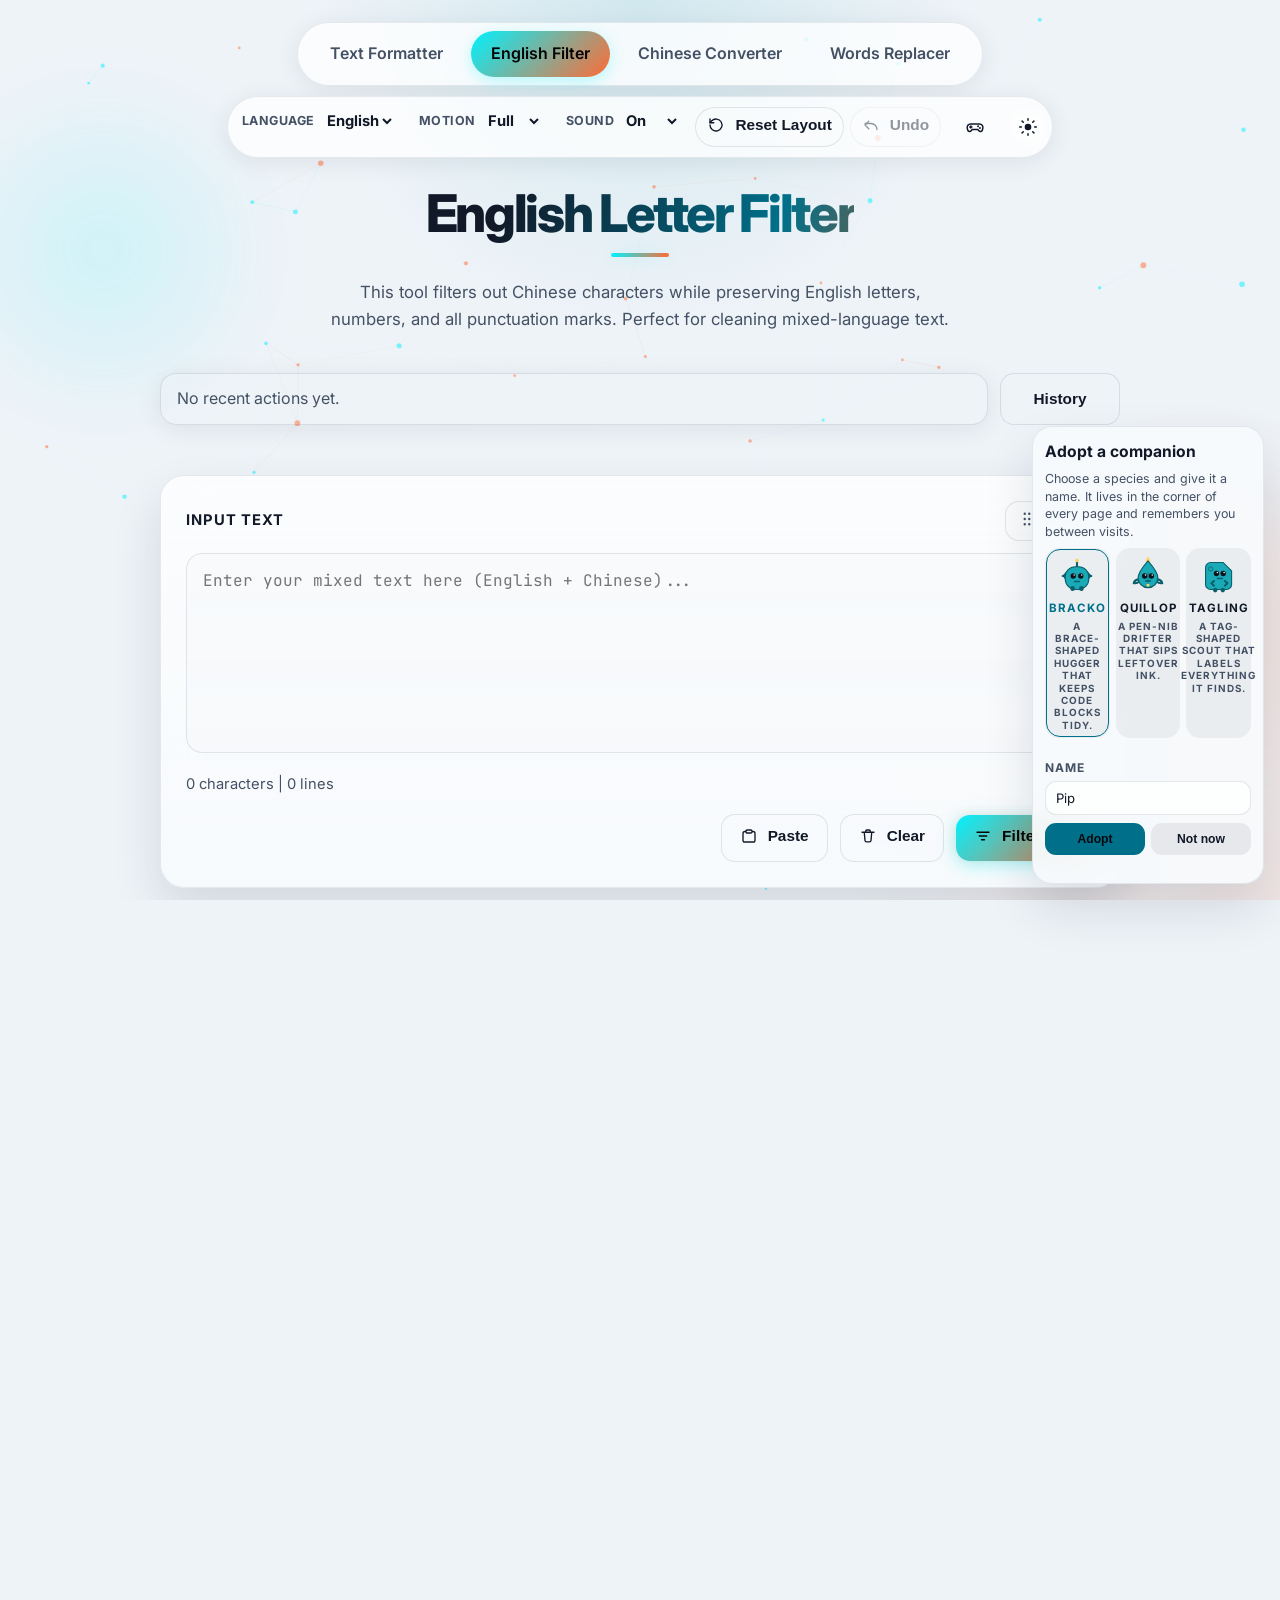
<file: english_filter.html>
<!DOCTYPE html>
<html lang="en" data-page="filter">
<head>
    <meta charset="UTF-8">
    <meta name="viewport" content="width=device-width, initial-scale=1.0">
    <meta name="description" content="Filter out Chinese characters while preserving English letters, numbers, and punctuation in mixed-language text.">
    <meta name="theme-color" media="(prefers-color-scheme: dark)" content="#050505">
    <meta name="theme-color" media="(prefers-color-scheme: light)" content="#eef3f8">
    <link rel="icon" href="data:image/svg+xml,%3Csvg xmlns='http://www.w3.org/2000/svg' viewBox='0 0 64 64'%3E%3Crect width='64' height='64' rx='14' fill='%23050505'/%3E%3Ctext x='32' y='44' font-family='Arial, sans-serif' font-size='30' font-weight='800' text-anchor='middle' fill='%2300f2ff'%3EcC%3C/text%3E%3C/svg%3E">
    <title>English Letter Filter</title>
    <script>
      (function () {
        try {
          var theme = localStorage.getItem("theme");
          if (!theme) {
            theme = window.matchMedia && window.matchMedia("(prefers-color-scheme: dark)").matches ? "dark" : "light";
          }
          document.documentElement.setAttribute("data-theme", theme);
          var motion = localStorage.getItem("motion-level");
          if (!motion) {
            motion = window.matchMedia && window.matchMedia("(prefers-reduced-motion: reduce)").matches ? "off" : "full";
          }
          document.documentElement.setAttribute("data-motion", motion);
        } catch (error) {
          document.documentElement.setAttribute("data-theme", "dark");
          document.documentElement.setAttribute("data-motion", "full");
        }
      })();
    </script>
    <link rel="preconnect" href="https://fonts.googleapis.com">
    <link rel="preconnect" href="https://fonts.gstatic.com" crossorigin>
    <link href="https://fonts.googleapis.com/css2?family=Inter:wght@400;500;600;700;800&family=JetBrains+Mono:wght@400;500&display=swap" rel="stylesheet">
    <link rel="stylesheet" href="assets/styles/base.css?v=90">
    <link rel="stylesheet" href="assets/styles/games.css?v=90">
    <link rel="stylesheet" href="assets/styles/game-presentation.css?v=90">
    <link rel="stylesheet" href="assets/styles/love-deepspace-release.css?v=90">
    <link rel="stylesheet" href="assets/styles/love-deepspace-starpath.css?v=90">
    <link rel="stylesheet" href="assets/styles/love-deepspace-mosaic.css?v=90">
    <link rel="stylesheet" href="assets/styles/love-deepspace-bouquet.css?v=90">
    <link rel="stylesheet" href="assets/styles/love-deepspace-expedition.css?v=90">
    <link rel="stylesheet" href="assets/styles/love-deepspace-duet.css?v=90">
    <link rel="stylesheet" href="assets/styles/pet.css?v=90">
</head>
<body>
    <div class="topbar" role="banner">
        <nav aria-label="Primary" class="nav-left">            <a href="index.html" data-i18n="navFormatter">Text Formatter</a>
            <a href="english_filter.html" data-i18n="navFilter">English Filter</a>
            <a href="chinese_punctuation.html" data-i18n="navPunctuation">Chinese Converter</a>
            <a href="words_replacing.html" data-i18n="navReplacer">Words Replacer</a>
        </nav>
        <div class="nav-right">
            <label class="lang-picker" for="langSelect">
                <span data-i18n="langLabel">Language</span>
                <select id="langSelect" aria-label="Language">
                    <option value="en">English</option>
                    <option value="zh">中文</option>
                </select>
            </label>
            <label class="motion-picker" for="motionLevel">
                <span data-i18n="motionLabel">Motion</span>
                <select id="motionLevel" aria-label="Motion intensity">
                    <option value="full" data-i18n="motionFull">Full</option>
                    <option value="calm" data-i18n="motionCalm">Calm</option>
                    <option value="off" data-i18n="motionOff">Off</option>
                </select>
            </label>
            <label class="motion-picker" for="soundLevel">
                <span data-i18n="soundLabel">Sound</span>
                <select id="soundLevel" aria-label="Game sound">
                    <option value="on" data-i18n="soundOn">On</option>
                    <option value="off" data-i18n="soundOff">Off</option>
                </select>
            </label>
            <button id="resetLayoutBtn" class="ghost topbar-button" type="button">
                <span class="button-content">
                    <svg class="icon" viewBox="0 0 24 24" aria-hidden="true">
                        <path d="M4 12a8 8 0 1 0 2.34-5.66L4 9" fill="none" stroke="currentColor" stroke-width="1.8" stroke-linecap="round" stroke-linejoin="round"></path>
                        <path d="M4 4v5h5" fill="none" stroke="currentColor" stroke-width="1.8" stroke-linecap="round" stroke-linejoin="round"></path>
                    </svg>
                    <span data-i18n="btnResetLayout">Reset Layout</span>
                </span>
            </button>
            <button id="undoBtn" class="ghost topbar-button" type="button" disabled>
                <span class="button-content">
                    <svg class="icon" viewBox="0 0 24 24" aria-hidden="true">
                        <path d="M9 7 4 12l5 5" fill="none" stroke="currentColor" stroke-width="1.8" stroke-linecap="round" stroke-linejoin="round"></path>
                        <path d="M20 18a8 8 0 0 0-8-8H4" fill="none" stroke="currentColor" stroke-width="1.8" stroke-linecap="round" stroke-linejoin="round"></path>
                    </svg>
                    <span data-i18n="btnUndo">Undo</span>
                </span>
            </button>
            <button id="gameToggleBtn" class="icon-button" type="button" aria-label="Open games" aria-haspopup="dialog" aria-expanded="false">
                <svg class="icon" viewBox="0 0 24 24" aria-hidden="true">
                    <path d="M6.5 8.5h11a4 4 0 0 1 3.9 4.9l-.5 2.2a2.4 2.4 0 0 1-4.2 1l-1.2-1.6H8.6l-1.2 1.6a2.4 2.4 0 0 1-4.2-1l-.5-2.2a4 4 0 0 1 3.9-4.9Z" fill="none" stroke="currentColor" stroke-width="1.8" stroke-linejoin="round"></path>
                    <path d="M7 10.7v2.6M5.7 12h2.6" fill="none" stroke="currentColor" stroke-width="1.8" stroke-linecap="round"></path>
                    <path d="M15.7 11.2h.01M17.9 13.2h.01" fill="none" stroke="currentColor" stroke-width="2.4" stroke-linecap="round"></path>
                </svg>
            </button>
            <button id="themeToggle" class="icon-button" type="button" aria-label="Toggle theme" aria-pressed="false">
                <svg class="icon icon-moon" viewBox="0 0 24 24" aria-hidden="true">
                    <path d="M21 12.8A9 9 0 1 1 11.2 3a7 7 0 0 0 9.8 9.8Z" fill="currentColor"></path>
                </svg>
                <svg class="icon icon-sun" viewBox="0 0 24 24" aria-hidden="true">
                    <circle cx="12" cy="12" r="4" fill="currentColor"></circle>
                    <path d="M12 2v2M12 20v2M4.93 4.93l1.41 1.41M17.66 17.66l1.41 1.41M2 12h2M20 12h2M4.93 19.07l1.41-1.41M17.66 6.34l1.41-1.41" fill="none" stroke="currentColor" stroke-linecap="round" stroke-width="1.8"></path>
                </svg>
            </button>
        </div>
    </div>

    <h1 class="page-title" data-i18n="filter.title">English Letter Filter</h1>

    <div class="description">
        <p><p data-i18n="filter.desc">This tool filters out Chinese characters while preserving English letters, numbers, and all punctuation marks. Perfect for cleaning mixed-language text.</p></p>
    </div>
    <div class="activity-bar" aria-live="polite">
        <p class="recent-action" id="recentAction" data-i18n="noRecent">No recent actions yet.</p>
        <button class="ghost activity-toggle" id="historyToggle" type="button" aria-expanded="false" aria-controls="historyDrawer" data-i18n="historyToggle">History</button>
    </div>
    <div class="history-drawer" id="historyDrawer" hidden>
        <div class="history-drawer-header">
            <h2 data-i18n="recentActivity">Recent Activity</h2>
            <button class="ghost" id="clearHistoryBtn" type="button" data-i18n="btnClearHistory">Clear</button>
        </div>
        <ul class="history-list" id="historyList">
            <li data-i18n="noActions">No actions recorded yet.</li>
        </ul>
    </div>

    <main id="main" class="container" role="main">
        <div class="section" data-card-id="filter-input">
            <div class="card-header">
                <label for="inputText" data-i18n="inputLabel">Input Text</label>
                <button class="drag-handle" type="button" aria-label="Reposition input card" data-i18n-aria="repositionInput" aria-expanded="false" title="Drag to move, or click for position buttons" data-i18n-title="dragTitle">
                    <span class="button-content">
                        <svg class="icon" viewBox="0 0 24 24" aria-hidden="true">
                            <path d="M9 5h.01M9 12h.01M9 19h.01M15 5h.01M15 12h.01M15 19h.01" fill="none" stroke="currentColor" stroke-width="3.2" stroke-linecap="round"></path>
                        </svg>
                        <span data-i18n="drag">Drag</span>
                    </span>
                </button>
            </div>
            <textarea id="inputText" placeholder="Enter your mixed text here (English + Chinese)..." data-i18n-placeholder="filter.phInput"></textarea>
            <div class="field-meta">
                <p class="counter" id="inputCounter">0 characters | 0 lines</p>
            </div>
            <div class="actions">
                <button class="ghost" id="pasteBtn" type="button">
                    <span class="button-content">
                        <svg class="icon" viewBox="0 0 24 24" aria-hidden="true">
                            <rect x="8" y="4" width="8" height="4" rx="1.5" fill="none" stroke="currentColor" stroke-width="1.8"></rect>
                            <path d="M8 6H6.5A2.5 2.5 0 0 0 4 8.5v9A2.5 2.5 0 0 0 6.5 20h11a2.5 2.5 0 0 0 2.5-2.5v-9A2.5 2.5 0 0 0 17.5 6H16" fill="none" stroke="currentColor" stroke-width="1.8" stroke-linejoin="round"></path>
                        </svg>
                        <span data-i18n="btnPaste">Paste</span>
                    </span>
                </button>
                <button class="ghost" id="clearInputBtn" type="button">
                    <span class="button-content">
                        <svg class="icon" viewBox="0 0 24 24" aria-hidden="true">
                            <path d="M4 7h16M9 7V5.5A1.5 1.5 0 0 1 10.5 4h3A1.5 1.5 0 0 1 15 5.5V7m-8 0 1 11a2 2 0 0 0 2 1.8h4a2 2 0 0 0 2-1.8L17 7" fill="none" stroke="currentColor" stroke-width="1.8" stroke-linecap="round" stroke-linejoin="round"></path>
                        </svg>
                        <span data-i18n="btnClear">Clear</span>
                    </span>
                </button>
                <button class="primary" id="primaryBtn" type="button" onclick="filterText()">
                    <span class="button-content">
                        <svg class="icon" viewBox="0 0 24 24" aria-hidden="true">
                            <path d="M4 7h16M7 12h10M10 17h4" fill="none" stroke="currentColor" stroke-width="1.8" stroke-linecap="round"></path>
                        </svg>
                        <span data-i18n="filter.primary">Filter Text</span>
                    </span>
                </button>
            </div>
        </div>

        <div class="section" data-card-id="filter-output">
            <div class="card-header">
                <label for="outputText" data-i18n="filter.outputLabel">Filtered Text</label>
                <button class="drag-handle" type="button" aria-label="Reposition output card" data-i18n-aria="repositionOutput" aria-expanded="false" title="Drag to move, or click for position buttons" data-i18n-title="dragTitle">
                    <span class="button-content">
                        <svg class="icon" viewBox="0 0 24 24" aria-hidden="true">
                            <path d="M9 5h.01M9 12h.01M9 19h.01M15 5h.01M15 12h.01M15 19h.01" fill="none" stroke="currentColor" stroke-width="3.2" stroke-linecap="round"></path>
                        </svg>
                        <span data-i18n="drag">Drag</span>
                    </span>
                </button>
            </div>
            <textarea id="outputText" readonly placeholder="Filtered text will appear here..." aria-live="polite" data-i18n-placeholder="filter.phOutput"></textarea>
            <div class="field-meta">
                <p class="counter" id="outputCounter">0 characters | 0 lines</p>
                <p class="status-message" id="statusMessage" role="status" aria-live="polite"></p>
            </div>
            <div class="output-insights">
                <p class="change-summary" id="changeSummary" data-i18n="summaryDefault">Summary will appear after you run a tool.</p>
                <details class="diff-preview" id="diffPreview">
                    <summary data-i18n="previewChanges">Preview changes</summary>
                    <div class="diff-grid">
                        <div class="diff-card">
                            <h3 data-i18n="diffBefore">Before</h3>
                            <pre id="diffBefore" data-i18n="noInputYet">No input yet.</pre>
                        </div>
                        <div class="diff-card">
                            <h3 data-i18n="diffAfter">After</h3>
                            <pre id="diffAfter" data-i18n="noOutputYet">No output yet.</pre>
                        </div>
                    </div>
                </details>
            </div>
            <div class="actions">
                <button class="ghost" id="clearOutputBtn" type="button">
                    <span class="button-content">
                        <svg class="icon" viewBox="0 0 24 24" aria-hidden="true">
                            <path d="M4 7h16M9 7V5.5A1.5 1.5 0 0 1 10.5 4h3A1.5 1.5 0 0 1 15 5.5V7m-8 0 1 11a2 2 0 0 0 2 1.8h4a2 2 0 0 0 2-1.8L17 7" fill="none" stroke="currentColor" stroke-width="1.8" stroke-linecap="round" stroke-linejoin="round"></path>
                        </svg>
                        <span data-i18n="btnClear">Clear</span>
                    </span>
                </button>
                <button class="ghost" id="downloadBtn" type="button">
                    <span class="button-content">
                        <svg class="icon" viewBox="0 0 24 24" aria-hidden="true">
                            <path d="M12 4v10m0 0 4-4m-4 4-4-4M5 19h14" fill="none" stroke="currentColor" stroke-width="1.8" stroke-linecap="round" stroke-linejoin="round"></path>
                        </svg>
                        <span data-i18n="btnDownload">Download</span>
                    </span>
                </button>
                <button class="ghost" id="swapBtn" type="button">
                    <span class="button-content">
                        <svg class="icon" viewBox="0 0 24 24" aria-hidden="true">
                            <path d="M7 7h10l-3-3m3 3-3 3M17 17H7l3 3m-3-3 3-3" fill="none" stroke="currentColor" stroke-width="1.8" stroke-linecap="round" stroke-linejoin="round"></path>
                        </svg>
                        <span data-i18n="btnSwap">Swap Back</span>
                    </span>
                </button>
                <button class="ghost" id="copyBtn" type="button">
                    <span class="button-content">
                        <svg class="icon" viewBox="0 0 24 24" aria-hidden="true">
                            <rect x="9" y="9" width="10" height="10" rx="2" fill="none" stroke="currentColor" stroke-width="1.8"></rect>
                            <path d="M15 9V7a2 2 0 0 0-2-2H7a2 2 0 0 0-2 2v6a2 2 0 0 0 2 2h2" fill="none" stroke="currentColor" stroke-width="1.8" stroke-linecap="round" stroke-linejoin="round"></path>
                        </svg>
                        <span data-i18n="btnCopy">Copy</span>
                    </span>
                </button>
            </div>
        </div>
    </main>

    <div class="footer" data-i18n="footer">Made with care by capitalConvert</div>

    <div class="game-modal" id="gameModal" hidden>
        <div class="game-modal-backdrop" id="gameBackdrop" aria-hidden="true"></div>
        <div class="game-dialog" role="dialog" aria-modal="true" aria-labelledby="gameTitle">
            <div class="game-dialog-header">
                <h2 id="gameTitle" data-i18n="gamesTitle">Games</h2>
                <button class="game-close" id="gameCloseBtn" type="button" aria-label="Close games" data-i18n-aria="closeGames">
                    <svg class="icon" viewBox="0 0 24 24" aria-hidden="true">
                        <path d="m6 6 12 12M18 6 6 18" fill="none" stroke="currentColor" stroke-width="1.8" stroke-linecap="round"></path>
                    </svg>
                </button>
            </div>
            <div class="game-tabs" id="gameTabs" role="tablist" aria-label="Choose a game" data-i18n-aria="tablistLabel">
                <button class="game-tab" id="gameTabTyping" role="tab" aria-selected="true" aria-controls="gamePanelTyping" tabindex="0" type="button" data-i18n="tabTyping">Typing Sprint</button>
                <button class="game-tab" id="gameTabMemory" role="tab" aria-selected="false" aria-controls="gamePanelMemory" tabindex="-1" type="button" data-i18n="tabMemory">Glyph Match</button>
                <button class="game-tab" id="gameTab2048" role="tab" aria-selected="false" aria-controls="gamePanel2048" tabindex="-1" type="button" data-i18n="tab2048">2048</button>
                <button class="game-tab" id="gameTabReflex" role="tab" aria-selected="false" aria-controls="gamePanelReflex" tabindex="-1" type="button" data-i18n="tabReflex">Reflex Tap</button>
                <button class="game-tab" id="gameTabCaretDash" role="tab" aria-selected="false" aria-controls="gamePanelCaretDash" tabindex="-1" type="button" data-i18n="tabCaretDash">Caret Dash</button>
                <button class="game-tab" id="gameTabElements" role="tab" aria-selected="false" aria-controls="gamePanelElements" tabindex="-1" type="button" data-i18n="tabElements">Elements</button>
                <button class="game-tab" id="gameTabSpotDiff" role="tab" aria-selected="false" aria-controls="gamePanelSpotDiff" tabindex="-1" type="button" data-i18n="tabSpotDiff">Spot the Diff</button>
                <button class="game-tab" id="gameTabPlumber" role="tab" aria-selected="false" aria-controls="gamePanelPlumber" tabindex="-1" type="button" data-i18n="tabPlumber">Punctuation Plumber</button>
                <button class="game-tab" id="gameTabStack" role="tab" aria-selected="false" aria-controls="gamePanelStack" tabindex="-1" type="button" data-i18n="tabStack">Stack!</button>
                <button class="game-tab" id="gameTabColorCode" role="tab" aria-selected="false" aria-controls="gamePanelColorCode" tabindex="-1" type="button" data-i18n="tabColorCode">Color Code</button>
                <button class="game-tab" id="gameTabBreakout" role="tab" aria-selected="false" aria-controls="gamePanelBreakout" tabindex="-1" type="button" data-i18n="tabBreakout">Inkball</button>
                <button class="game-tab" id="gameTabEmberDice" role="tab" aria-selected="false" aria-controls="gamePanelEmberDice" tabindex="-1" type="button" data-i18n="tabEmberDice">Ember Dice</button>
                <button class="game-tab" id="gameTabSnake" role="tab" aria-selected="false" aria-controls="gamePanelSnake" tabindex="-1" type="button" data-i18n="tabSnake">Serpent</button>
                <button class="game-tab" id="gameTabLights" role="tab" aria-selected="false" aria-controls="gamePanelLights" tabindex="-1" type="button" data-i18n="tabLights">Lights Out</button>
                    <button class="game-tab" id="gameTabMines" role="tab" aria-selected="false" aria-controls="gamePanelMines" tabindex="-1" type="button" data-i18n="tabMines">Glyph Mines</button>
                <button class="game-tab" id="gameTabGomoku" role="tab" aria-selected="false" aria-controls="gamePanelGomoku" tabindex="-1" type="button" data-i18n="tabGomoku">Gomoku</button>
                <button class="game-tab" id="gameTabTraffic" role="tab" aria-selected="false" aria-controls="gamePanelTraffic" tabindex="-1" type="button" data-i18n="tabTraffic">Traffic Jam</button>
                <button class="game-tab" id="gameTabVault" role="tab" aria-selected="false" aria-controls="gamePanelVault" tabindex="-1" type="button" data-i18n="tabVault">Letter Vault</button>
                <button class="game-tab" id="gameTabGlyphBlocks" role="tab" aria-selected="false" aria-controls="gamePanelGlyphBlocks" tabindex="-1" type="button" data-i18n="tabGlyphBlocks">Glyph Blocks</button>
                <button class="game-tab" id="gameTabInkCascade" role="tab" aria-selected="false" aria-controls="gamePanelInkCascade" tabindex="-1" type="button" data-i18n="tabInkCascade">Ink Cascade</button>
                <button class="game-tab" id="gameTabInkBeat" role="tab" aria-selected="false" aria-controls="gamePanelInkBeat" tabindex="-1" type="button" data-i18n="tabInkBeat">Ink Beat</button>
                <button class="game-tab" id="gameTabBubbleInk" role="tab" aria-selected="false" aria-controls="gamePanelBubbleInk" tabindex="-1" type="button" data-i18n="tabBubbleInk">Bubble Ink</button>
                <button class="game-tab" id="gameTabGlyphEcho" role="tab" aria-selected="false" aria-controls="gamePanelGlyphEcho" tabindex="-1" type="button" data-i18n="tabGlyphEcho">Glyph Echo</button>
                <button class="game-tab" id="gameTabInkSlash" role="tab" aria-selected="false" aria-controls="gamePanelInkSlash" tabindex="-1" type="button" data-i18n="tabInkSlash">Ink Slash</button>
                <button class="game-tab" id="gameTabPegSplash" role="tab" aria-selected="false" aria-controls="gamePanelPegSplash" tabindex="-1" type="button" data-i18n="tabPegSplash">Peg Splash</button>
                <button class="game-tab" id="gameTabGlyphRaid" role="tab" aria-selected="false" aria-controls="gamePanelGlyphRaid" tabindex="-1" type="button" data-i18n="tabGlyphRaid">Glyph Raid</button>
                <button class="game-tab" id="gameTabGlyphLeap" role="tab" aria-selected="false" aria-controls="gamePanelGlyphLeap" tabindex="-1" type="button" data-i18n="tabGlyphLeap">Glyph Leap</button>
                <button class="game-tab" id="gameTabAuroraFlow" role="tab" aria-selected="false" aria-controls="gamePanelAuroraFlow" tabindex="-1" type="button" data-i18n="tabAuroraFlow">Aurora Flow</button>
                <button class="game-tab" id="gameTabCometGolf" role="tab" aria-selected="false" aria-controls="gamePanelCometGolf" tabindex="-1" type="button" data-i18n="tabCometGolf">Comet Golf</button>
                <button class="game-tab" id="gameTabPrismPath" role="tab" aria-selected="false" aria-controls="gamePanelPrismPath" tabindex="-1" type="button" data-i18n="tabPrismPath">Prism Path</button>
                <button class="game-tab" id="gameTabStarfall" role="tab" aria-selected="false" aria-controls="gamePanelStarfall" tabindex="-1" type="button" data-i18n="tabStarfall">Starfall Lander</button>
                <button class="game-tab" id="gameTabInkSort" role="tab" aria-selected="false" aria-controls="gamePanelInkSort" tabindex="-1" type="button" data-i18n="tabInkSort">Ink Sort</button>
                <button class="game-tab" id="gameTabGlyphCrossing" role="tab" aria-selected="false" aria-controls="gamePanelGlyphCrossing" tabindex="-1" type="button" data-i18n="tabGlyphCrossing">Glyph Crossing</button>
                <button class="game-tab" id="gameTabGlyphPusher" role="tab" aria-selected="false" aria-controls="gamePanelGlyphPusher" tabindex="-1" type="button" data-i18n="tabGlyphPusher">Glyph Pusher</button>
                <button class="game-tab" id="gameTabGlyphNet" role="tab" aria-selected="false" aria-controls="gamePanelGlyphNet" tabindex="-1" type="button" data-i18n="tabGlyphNet">Glyph Net</button>
                <button class="game-tab" id="gameTabGlyphSketch" role="tab" aria-selected="false" aria-controls="gamePanelGlyphSketch" tabindex="-1" type="button" data-i18n="tabGlyphSketch">Glyph Sketch</button>
                <button class="game-tab" id="gameTabGlyphFifteen" role="tab" aria-selected="false" aria-controls="gamePanelGlyphFifteen" tabindex="-1" type="button" data-i18n="tabGlyphFifteen">Glyph Fifteen</button>
                <button class="game-tab" id="gameTabGlyphSudoku" role="tab" aria-selected="false" aria-controls="gamePanelGlyphSudoku" tabindex="-1" type="button" data-i18n="tabGlyphSudoku">Glyph Sudoku</button>
                <button class="game-tab" id="gameTabGlyphReversi" role="tab" aria-selected="false" aria-controls="gamePanelGlyphReversi" tabindex="-1" type="button" data-i18n="tabGlyphReversi">Glyph Reversi</button>
                <button class="game-tab" id="gameTabGlyphGlide" role="tab" aria-selected="false" aria-controls="gamePanelGlyphGlide" tabindex="-1" type="button" data-i18n="tabGlyphGlide">Glyph Glide</button>
                <button class="game-tab" id="gameTabGlyphFour" role="tab" aria-selected="false" aria-controls="gamePanelGlyphFour" tabindex="-1" type="button" data-i18n="tabGlyphFour">Glyph Four</button>
                <button class="game-tab" id="gameTabGlyphTower" role="tab" aria-selected="false" aria-controls="gamePanelGlyphTower" tabindex="-1" type="button" data-i18n="tabGlyphTower">Glyph Tower</button>
                <button class="game-tab" id="gameTabNim" role="tab" aria-selected="false" aria-controls="gamePanelNim" tabindex="-1" type="button" data-i18n="tabNim">Ember Sticks</button>
                <button class="game-tab" id="gameTabKalah" role="tab" aria-selected="false" aria-controls="gamePanelKalah" tabindex="-1" type="button" data-i18n="tabKalah">Kalah Row</button>
                <button class="game-tab" id="gameTabBlackjack" role="tab" aria-selected="false" aria-controls="gamePanelBlackjack" tabindex="-1" type="button" data-i18n="tabBlackjack">Twenty-One Parlor</button>
                <button class="game-tab" id="gameTabGarden" role="tab" aria-selected="false" aria-controls="gamePanelGarden" tabindex="-1" type="button" data-i18n="tabGarden">Roof Garden</button>
                <button class="game-tab" id="gameTabRepublic" role="tab" aria-selected="false" aria-controls="gamePanelRepublic" tabindex="-1" type="button" data-i18n="tabRepublic">Republic Rewind</button>
                <button class="game-tab" id="gameTabDots" role="tab" aria-selected="false" aria-controls="gamePanelDots" tabindex="-1" type="button" data-i18n="tabDots">Glyph Dots</button>
                <button class="game-tab" id="gameTabGlyphFleet" role="tab" aria-selected="false" aria-controls="gamePanelGlyphFleet" tabindex="-1" type="button" data-i18n="tabGlyphFleet">Glyph Fleet</button>
            </div>
            <button class="game-tabs-more" id="gameTabsToggle" type="button" aria-expanded="false" aria-controls="gameTabs">
                <span class="button-content">
                    <svg class="icon" viewBox="0 0 24 24" aria-hidden="true">
                        <path d="m6 9 6 6 6-6" fill="none" stroke="currentColor" stroke-width="1.8" stroke-linecap="round" stroke-linejoin="round"></path>
                    </svg>
                    <span id="gameTabsLabel" data-i18n="tabsShowMore">More games</span>
                    <span id="gameTabsCount">+63</span>
                </span>
            </button>
            <div class="game-panel" id="gamePanelTyping" role="tabpanel" aria-labelledby="gameTabTyping">
                <p class="game-target" id="typingTarget" aria-hidden="true"></p>
                <span class="visually-hidden" id="typingTargetText"></span>
                <input class="game-input" id="typingInput" type="text" autocomplete="off" autocapitalize="off" spellcheck="false" aria-describedby="gameHint" placeholder="Start typing to begin..." data-i18n-placeholder="gamePhInput">
                <div class="game-hud">
                    <div class="game-stat"><span data-i18n="hudTime">Time</span><strong id="gameTime">10.0s</strong></div>
                    <div class="game-stat"><span data-i18n="hudWpm">WPM</span><strong id="gameWpm">0</strong></div>
                    <div class="game-stat"><span data-i18n="hudAcc">Acc</span><strong id="gameAcc">100%</strong></div>
                </div>
                <div class="game-track" aria-hidden="true"><span class="game-track-fill" id="gameTrackFill"></span></div>
                <p class="game-result" id="gameResult" role="status" data-i18n="typingPrompt">Type the first character to start the clock.</p>
                <div class="game-actions">
                    <button class="primary" id="gameStartBtn" type="button">
                        <span class="button-content">
                            <svg class="icon" viewBox="0 0 24 24" aria-hidden="true">
                                <path d="M8 5.5v13l11-6.5Z" fill="none" stroke="currentColor" stroke-width="1.8" stroke-linejoin="round"></path>
                            </svg>
                            <span data-i18n="btnNewRound">New Round</span>
                        </span>
                    </button>
                    <p class="game-best" id="gameBest" data-i18n="noBest">No best yet</p>
                </div>
                <p class="game-hint" id="gameHint" data-i18n="hintTyping">A 10-second typing dash. The clock starts on your first keystroke.</p>
            </div>
            <div class="game-panel" id="gamePanelMemory" role="tabpanel" aria-labelledby="gameTabMemory" hidden>
                <div class="game-hud">
                    <div class="game-stat"><span data-i18n="hudMoves">Moves</span><strong id="memoryMoves">0</strong></div>
                    <div class="game-stat"><span data-i18n="hudTime">Time</span><strong id="memoryTime">0.0s</strong></div>
                    <div class="game-stat"><span data-i18n="hudPairs">Pairs</span><strong id="memoryPairs">0/6</strong></div>
                </div>
                <div class="memory-grid" id="memoryGrid" role="group" aria-label="Memory cards, find the matching pairs" data-i18n-aria="memoryGridLabel"></div>
                <p class="game-result" id="memoryResult" role="status" data-i18n="memoryPrompt">Flip two cards. Match all six pairs as fast as you can.</p>
                <div class="game-actions">
                    <button class="primary" id="memoryStartBtn" type="button">
                        <span class="button-content">
                            <svg class="icon" viewBox="0 0 24 24" aria-hidden="true">
                                <path d="M8 5.5v13l11-6.5Z" fill="none" stroke="currentColor" stroke-width="1.8" stroke-linejoin="round"></path>
                            </svg>
                            <span data-i18n="btnNewShuffle">New Shuffle</span>
                        </span>
                    </button>
                    <p class="game-best" id="memoryBest" data-i18n="noBest">No best yet</p>
                </div>
            </div>
            <div class="game-panel" id="gamePanel2048" role="tabpanel" aria-labelledby="gameTab2048" hidden>
                <div class="game-hud">
                    <div class="game-stat"><span data-i18n="hudScore">Score</span><strong id="g2048Score">0</strong></div>
                    <div class="game-stat"><span data-i18n="hudBest">Best</span><strong id="g2048BestStat">0</strong></div>
                </div>
                <div class="g2048-board" id="g2048Board" tabindex="0" role="application" aria-label="2048 board. Focus here and use the arrow keys to slide the tiles.">
                    <div class="g2048-cells" id="g2048Cells" aria-hidden="true"></div>
                    <div class="g2048-tiles" id="g2048Tiles" aria-hidden="true"></div>
                    <div class="g2048-overlay" id="g2048Overlay" hidden>
                        <p class="g2048-overlay-text" id="g2048OverlayText">Game over</p>
                        <div class="g2048-overlay-actions">
                            <button class="primary" id="g2048RetryBtn" type="button"><span class="button-content"><span data-i18n="btnTryAgain">Try Again</span></span></button>
                            <button class="ghost" id="g2048KeepBtn" type="button" hidden><span class="button-content"><span data-i18n="btnKeepGoing">Keep Going</span></span></button>
                        </div>
                    </div>
                </div>
                <p class="game-result" id="g2048Result" role="status" data-i18n="g2048Prompt">Arrow keys or swipe slide the tiles. Match numbers to reach 2048!</p>
                <div class="game-actions">
                    <button class="primary" id="g2048NewBtn" type="button">
                        <span class="button-content">
                            <svg class="icon" viewBox="0 0 24 24" aria-hidden="true">
                                <path d="M8 5.5v13l11-6.5Z" fill="none" stroke="currentColor" stroke-width="1.8" stroke-linejoin="round"></path>
                            </svg>
                            <span data-i18n="btnNewGame">New Game</span>
                        </span>
                    </button>
                </div>
            </div>
            <div class="game-panel" id="gamePanelReflex" role="tabpanel" aria-labelledby="gameTabReflex" hidden>
                <div class="game-hud">
                    <div class="game-stat"><span data-i18n="hudLast">Last</span><strong id="reflexLast">—</strong></div>
                    <div class="game-stat"><span data-i18n="hudBest">Best</span><strong id="reflexBest">—</strong></div>
                </div>
                <button class="reflex-pad" id="reflexPad" type="button" aria-describedby="reflexResult">
                    <span id="reflexPadText" data-i18n="reflexPadIdle">Press Start</span>
                </button>
                <p class="game-result" id="reflexResult" role="status" data-i18n="reflexPrompt">Start a round, then tap when the panel turns green.</p>
                <div class="game-actions">
                    <button class="primary" id="reflexStartBtn" type="button">
                        <span class="button-content">
                            <svg class="icon" viewBox="0 0 24 24" aria-hidden="true">
                                <path d="M8 5.5v13l11-6.5Z" fill="none" stroke="currentColor" stroke-width="1.8" stroke-linejoin="round"></path>
                            </svg>
                            <span data-i18n="btnNewRound">New Round</span>
                        </span>
                    </button>
                </div>
                <p class="game-hint" data-i18n="reflexHint">Use the button, Space, or Enter. A new best is the lowest time.</p>
            </div>
            <div class="game-panel" id="gamePanelCaretDash" role="tabpanel" aria-labelledby="gameTabCaretDash" hidden>
                <div class="game-hud">
                    <div class="game-stat"><span data-i18n="hudScore">Score</span><strong id="caretScore">0</strong></div>
                    <div class="game-stat"><span data-i18n="hudBest">Best</span><strong id="caretBestStat">0</strong></div>
                    <div class="game-stat"><span data-i18n="hudSpeed">Speed</span><strong id="caretSpeed">1.0x</strong></div>
                </div>
                <div class="game-track" aria-hidden="true"><span class="game-track-fill" id="caretRailFill"></span></div>
                <div class="caret-field" id="caretField" tabindex="0" role="group" aria-label="Caret Dash play area. Space or Arrow Up jumps, Arrow Down ducks." data-i18n-aria="caretFieldLabel" aria-describedby="caretResult">
                    <div class="caret-drift caret-drift-far" id="caretDriftFar" aria-hidden="true"></div>
                    <div class="caret-drift caret-drift-near" id="caretDriftNear" aria-hidden="true"></div>
                    <div class="caret-ground" aria-hidden="true"></div>
                    <div class="caret-obstacles" id="caretObstacles" aria-hidden="true"></div>
                    <div class="caret-player" id="caretPlayer" aria-hidden="true"></div>
                    <div class="caret-overlay" id="caretOverlay" hidden>
                        <p class="caret-overlay-text" id="caretOverlayText" data-i18n="caretOverReady">Game over</p>
                        <div class="caret-overlay-actions">
                            <button class="primary" id="caretRetryBtn" type="button"><span class="button-content"><span data-i18n="btnTryAgain">Try Again</span></span></button>
                            <button class="ghost" id="caretAgainBtn" type="button"><span class="button-content"><span data-i18n="btnNewRound">New Round</span></span></button>
                        </div>
                    </div>
                </div>
                <p class="game-result" id="caretResult" role="status" data-i18n="caretPrompt">Press Start, then jump the glitch punctuation and duck under the floating glyphs.</p>
                <div class="caret-controls">
                    <button class="caret-control" id="caretJumpBtn" type="button" data-i18n="btnJump">Jump</button>
                    <button class="caret-control" id="caretDuckBtn" type="button" data-i18n="btnDuck">Duck</button>
                </div>
                <div class="game-actions">
                    <button class="primary" id="caretStartBtn" type="button">
                        <span class="button-content">
                            <svg class="icon" viewBox="0 0 24 24" aria-hidden="true">
                                <path d="M8 5.5v13l11-6.5Z" fill="none" stroke="currentColor" stroke-width="1.8" stroke-linejoin="round"></path>
                            </svg>
                            <span data-i18n="btnStart">Start</span>
                        </span>
                    </button>
                    <p class="game-best" id="caretBest" data-i18n="noBest">No best yet</p>
                </div>
                <p class="game-hint" data-i18n="caretHint">Tap or click the field to jump and hold to duck. Space or Arrow Up jumps higher the longer you hold it.</p>
            </div>
            <div class="game-panel" id="gamePanelElements" role="tabpanel" aria-labelledby="gameTabElements" hidden>
                <div class="game-hud">
                    <div class="game-stat"><span id="elementsTimeLabel" data-i18n="hudTime">Time</span><strong id="elementsTime">0.0s</strong></div>
                    <div class="game-stat"><span data-i18n="hudGoal">Goal</span><strong id="elementsProgress">—</strong></div>
                    <div class="game-stat"><span data-i18n="elementsBudgetLabel">Ink</span><strong id="elementsBudget">—</strong></div>
                    <div class="game-stat"><span data-i18n="elementsStarsLabel">Stars</span><strong id="elementsStars">—</strong></div>
                </div>
                <div class="elements-row">
                    <label class="elements-label" for="elementsChallenge" data-i18n="elementsChallengeLabel">Challenge</label>
                    <select class="elements-select" id="elementsChallenge"></select>
                </div>
                <div class="elements-row">
                    <label class="elements-label" for="elementsSpeed" data-i18n="elementsSpeedLabel">Speed</label>
                    <select class="elements-select" id="elementsSpeed">
                        <option value="0.5">0.5x</option>
                        <option value="1" selected>1x</option>
                        <option value="2">2x</option>
                        <option value="4">4x</option>
                    </select>
                </div>
                <div class="elements-tools" role="group" aria-label="Element palette" data-i18n-aria="elementsToolsLabel">
                    <button class="elements-tool" id="elementsToolEmpty" type="button" data-element="empty" aria-pressed="false" data-i18n="elementsEmpty">Erase</button>
                    <button class="elements-tool" id="elementsToolStone" type="button" data-element="stone" aria-pressed="false" data-i18n="elementsStone">Stone</button>
                    <button class="elements-tool" id="elementsToolSand" type="button" data-element="sand" aria-pressed="false" data-i18n="elementsSand">Sand</button>
                    <button class="elements-tool" id="elementsToolWater" type="button" data-element="water" aria-pressed="false" data-i18n="elementsWater">Water</button>
                    <button class="elements-tool" id="elementsToolPlant" type="button" data-element="plant" aria-pressed="false" data-i18n="elementsPlant">Plant</button>
                    <button class="elements-tool" id="elementsToolFire" type="button" data-element="fire" aria-pressed="false" data-i18n="elementsFire">Fire</button>
                    <button class="elements-tool" id="elementsToolWood" type="button" data-element="wood" aria-pressed="false" data-i18n="elementsWood">Wood</button>
                    <button class="elements-tool" id="elementsToolAsh" type="button" data-element="ash" aria-pressed="false" data-i18n="elementsAsh">Ash</button>
                    <button class="elements-tool" id="elementsToolOil" type="button" data-element="oil" aria-pressed="false" data-i18n="elementsOil">Oil</button>
                    <button class="elements-tool" id="elementsToolLava" type="button" data-element="lava" aria-pressed="false" data-i18n="elementsLava">Lava</button>
                    <button class="elements-tool" id="elementsToolIce" type="button" data-element="ice" aria-pressed="false" data-i18n="elementsIce">Ice</button>
                    <button class="elements-tool" id="elementsToolSteam" type="button" data-element="steam" aria-pressed="false" data-i18n="elementsSteam">Steam</button>
                    <button class="elements-tool" id="elementsToolAcid" type="button" data-element="acid" aria-pressed="false" data-i18n="elementsAcid">Acid</button>
                    <button class="elements-tool" id="elementsToolSeed" type="button" data-element="seed" aria-pressed="false" data-i18n="elementsSeed">Seed</button>
                    <button class="elements-tool" id="elementsToolSmoke" type="button" data-element="smoke" aria-pressed="false" data-i18n="elementsSmoke">Smoke</button>
                    <button class="elements-tool" id="elementsToolGlass" type="button" data-element="glass" aria-pressed="false" data-i18n="elementsGlass">Glass</button>
                    <button class="elements-tool" id="elementsToolVoid" type="button" data-element="void" aria-pressed="false" data-i18n="elementsVoid">Void</button>
                </div>
                <p class="elements-legend" id="elementsLegend"></p>
                <div class="elements-row">
                    <span class="elements-label" id="elementsBrushLabel" data-i18n="elementsBrushLabel">Brush</span>
                    <div class="elements-brushes" role="group" aria-labelledby="elementsBrushLabel">
                        <button class="elements-brush" id="elementsBrush1" type="button" data-size="0" aria-pressed="false">1</button>
                        <button class="elements-brush" id="elementsBrush2" type="button" data-size="1" aria-pressed="false">3</button>
                        <button class="elements-brush is-active" id="elementsBrush3" type="button" data-size="2" aria-pressed="true">5</button>
                        <button class="elements-brush" id="elementsBrush4" type="button" data-size="3" aria-pressed="false">7</button>
                    </div>
                </div>
                <div class="elements-stage" id="elementsStage">
                    <canvas class="elements-canvas" id="elementsCanvas" width="320" height="224" tabindex="0" role="application" aria-label="Element sandbox. Number keys 1 to 9 pick an element, the arrow keys move the cursor and Space places it." data-i18n-aria="elementsCanvasLabel" aria-describedby="elementsDescription"></canvas>
                    <span class="elements-cursor" id="elementsCursor" aria-hidden="true" hidden></span>
                </div>
                <p class="visually-hidden" id="elementsDescription"></p>
                <p class="elements-goal" id="elementsGoal"></p>
                <p class="game-result" id="elementsResult" role="status" data-i18n="elementsGoalFree">Free play: paint anything and watch it settle.</p>
                <div class="elements-actions">
                    <button class="ghost" id="elementsPauseBtn" type="button" aria-pressed="false"><span class="button-content"><span data-i18n="elementsPause">Pause</span></span></button>
                    <button class="ghost" id="elementsStepBtn" type="button"><span class="button-content"><span data-i18n="elementsStep">Step</span></span></button>
                    <button class="ghost" id="elementsPickBtn" type="button" aria-pressed="false"><span class="button-content"><span data-i18n="elementsPick">Pick</span></span></button>
                    <button class="ghost" id="elementsUndoBtn" type="button" disabled><span class="button-content"><span data-i18n="elementsUndo">Undo</span></span></button>
                </div>
                <div class="game-actions">
                    <div class="elements-actions">
                        <button class="primary" id="elementsStartBtn" type="button">
                            <span class="button-content">
                                <svg class="icon" viewBox="0 0 24 24" aria-hidden="true">
                                    <path d="M8 5.5v13l11-6.5Z" fill="none" stroke="currentColor" stroke-width="1.8" stroke-linejoin="round"></path>
                                </svg>
                                <span data-i18n="btnStart">Start</span>
                            </span>
                        </button>
                        <button class="ghost" id="elementsResetBtn" type="button"><span class="button-content"><span data-i18n="elementsReset">Reset board</span></span></button>
                    </div>
                    <p class="game-best" id="elementsBest" data-i18n="noBest">No best yet</p>
                </div>
                <p class="game-hint" data-i18n="elementsHint">Drag on the grid to paint; Reset board restores the opening layout. The palette offers every element the board allows, the brush size sets how much you paint at once, and Pause, Step, Pick and Undo work the board by hand. Keyboard: 1-9 pick an element, the arrow keys move the cursor and Space places it.</p>
            </div>
            <div class="game-panel" id="gamePanelSpotDiff" role="tabpanel" aria-labelledby="gameTabSpotDiff" hidden>
                <div class="game-hud">
                    <div class="game-stat"><span data-i18n="hudFound">Found</span><strong id="spotFoundStat">0/3</strong></div>
                    <div class="game-stat"><span data-i18n="hudTime">Time</span><strong id="spotTime">0.0s</strong></div>
                    <div class="game-stat"><span data-i18n="hudMisses">Misses</span><strong id="spotMisses">0</strong></div>
                    <div class="game-stat"><span data-i18n="hudLevel">Level</span><strong id="spotLevel">1/3</strong></div>
                </div>
                <p class="spot-line" id="spotBase" aria-hidden="true"></p>
                <div class="spot-line spot-line-edit" id="spotEdit" tabindex="0" role="group" aria-label="Edited line. The arrow keys move the caret and Enter marks a character." data-i18n-aria="spotEditLabel" aria-describedby="spotResult"></div>
                <p class="game-result" id="spotResult" role="status" data-i18n="spotPrompt">Some characters in the lower line were broken on purpose. Find them all.</p>
                <div class="game-actions">
                    <button class="primary" id="spotStartBtn" type="button">
                        <span class="button-content">
                            <svg class="icon" viewBox="0 0 24 24" aria-hidden="true">
                                <path d="M8 5.5v13l11-6.5Z" fill="none" stroke="currentColor" stroke-width="1.8" stroke-linejoin="round"></path>
                            </svg>
                            <span data-i18n="btnNewRound">New Round</span>
                        </span>
                    </button>
                    <p class="game-best" id="spotBest" data-i18n="noBest">No best yet</p>
                </div>
                <p class="game-hint" data-i18n="spotHint">Click a character, or arrow to it and press Enter. A new best is the lowest clear time.</p>
            </div>
            <div class="game-panel" id="gamePanelPlumber" role="tabpanel" aria-labelledby="gameTabPlumber" hidden>
                <div class="game-hud">
                    <div class="game-stat"><span data-i18n="hudScore">Score</span><strong id="plumberScore">0</strong></div>
                    <div class="game-stat"><span data-i18n="hudStrikes">Strikes</span><strong id="plumberStrikes">0/3</strong></div>
                    <div class="game-stat"><span data-i18n="hudSpeed">Speed</span><strong id="plumberSpeed">1.0x</strong></div>
                    <div class="game-stat"><span data-i18n="hudCombo">Combo</span><strong id="plumberCombo">0</strong></div>
                </div>
                <div class="plumber-field" id="plumberField" tabindex="0" role="group" aria-label="Sorting lane. Arrow Left routes to the fullwidth bin, Arrow Right to the halfwidth bin." data-i18n-aria="plumberFieldLabel" aria-describedby="plumberResult">
                    <span class="plumber-glyph" id="plumberGlyph" aria-hidden="true" hidden></span>
                </div>
                <div class="plumber-bins">
                    <button class="plumber-bin" id="plumberBinFull" type="button" data-i18n="plumberBinFull">Fullwidth</button>
                    <button class="plumber-bin" id="plumberBinHalf" type="button" data-i18n="plumberBinHalf">Halfwidth</button>
                </div>
                <p class="game-result" id="plumberResult" role="status" data-i18n="plumberPrompt">Start a round, then sort every falling mark into the bin matching its width.</p>
                <div class="game-actions">
                    <button class="primary" id="plumberStartBtn" type="button">
                        <span class="button-content">
                            <svg class="icon" viewBox="0 0 24 24" aria-hidden="true">
                                <path d="M8 5.5v13l11-6.5Z" fill="none" stroke="currentColor" stroke-width="1.8" stroke-linejoin="round"></path>
                            </svg>
                            <span data-i18n="btnStart">Start</span>
                        </span>
                    </button>
                    <p class="game-best" id="plumberBest" data-i18n="noBest">No best yet</p>
                </div>
                <p class="game-hint" data-i18n="plumberHint">Focus the lane and press Left or Right, or tap a bin. Three misses ends the run.</p>
            </div>
            <div class="game-panel" id="gamePanelStack" role="tabpanel" aria-labelledby="gameTabStack" hidden>
                <div class="game-hud">
                    <div class="game-stat"><span data-i18n="hudHeight">Height</span><strong id="stackHeight">0</strong></div>
                    <div class="game-stat"><span data-i18n="hudPerfect">Perfect</span><strong id="stackStreak">0</strong></div>
                    <div class="game-stat"><span data-i18n="hudBest">Best</span><strong id="stackBestStat">0</strong></div>
                </div>
                <div class="stack-field" id="stackField" tabindex="0" role="group" aria-label="Stacking tower. Click or press Space to drop the sliding block." data-i18n-aria="stackFieldLabel" aria-describedby="stackResult">
                    <div class="stack-tower" id="stackTower" aria-hidden="true"></div>
                    <span class="stack-block" id="stackBlock" aria-hidden="true"></span>
                </div>
                <p class="game-result" id="stackResult" role="status" data-i18n="stackPrompt">Press New Game, then drop each sliding block onto the tower. Overhang gets sliced off.</p>
                <div class="game-actions">
                    <button class="primary" id="stackStartBtn" type="button">
                        <span class="button-content">
                            <svg class="icon" viewBox="0 0 24 24" aria-hidden="true">
                                <path d="M8 5.5v13l11-6.5Z" fill="none" stroke="currentColor" stroke-width="1.8" stroke-linejoin="round"></path>
                            </svg>
                            <span data-i18n="btnNewGame">New Game</span>
                        </span>
                    </button>
                    <p class="game-best" id="stackBest" data-i18n="noBest">No best yet</p>
                </div>
                <p class="game-hint" data-i18n="stackHint">A near-perfect drop keeps the full width; streaks of perfect drops are how towers get tall.</p>
            </div>
            <div class="game-panel" id="gamePanelColorCode" role="tabpanel" aria-labelledby="gameTabColorCode" hidden>
                <div class="game-hud">
                    <div class="game-stat"><span data-i18n="hudTry">Try</span><strong id="ccTryStat">1/10</strong></div>
                    <div class="game-stat"><span data-i18n="hudStreak">Streak</span><strong id="ccStreakStat">0</strong></div>
                    <div class="game-stat"><span data-i18n="hudBest">Best</span><strong id="ccBestStat">&#8212;</strong></div>
                </div>
                <div class="cc-palette" id="ccPalette" role="group" aria-label="Pick a colour" data-i18n-aria="ccPaletteLabel">
                    <button class="cc-swatch is-selected" id="ccSwatch0" type="button" data-color="0" aria-pressed="true" style="background:#22d3ee"><span class="visually-hidden" data-i18n="ccColor0">Cyan</span></button>
                    <button class="cc-swatch" id="ccSwatch1" type="button" data-color="1" aria-pressed="false" style="background:#fbbf24"><span class="visually-hidden" data-i18n="ccColor1">Amber</span></button>
                    <button class="cc-swatch" id="ccSwatch2" type="button" data-color="2" aria-pressed="false" style="background:#f472b6"><span class="visually-hidden" data-i18n="ccColor2">Magenta</span></button>
                    <button class="cc-swatch" id="ccSwatch3" type="button" data-color="3" aria-pressed="false" style="background:#a3e635"><span class="visually-hidden" data-i18n="ccColor3">Lime</span></button>
                    <button class="cc-swatch" id="ccSwatch4" type="button" data-color="4" aria-pressed="false" style="background:#a78bfa"><span class="visually-hidden" data-i18n="ccColor4">Violet</span></button>
                    <button class="cc-swatch" id="ccSwatch5" type="button" data-color="5" aria-pressed="false" style="background:#e2e8f0"><span class="visually-hidden" data-i18n="ccColor5">Mist</span></button>
                </div>
                <div class="cc-board" id="ccBoard" role="group" aria-label="Guess rows. Fill four slots, then press Check." data-i18n-aria="ccBoardLabel"></div>
                <p class="game-result" id="ccResult" role="status" data-i18n="ccPrompt">Crack the four-colour code. Solid peg: right colour, right place. Hollow peg: right colour, wrong place.</p>
                <div class="game-actions">
                    <button class="primary" id="ccCheckBtn" type="button"><span class="button-content"><span data-i18n="btnCheck">Check</span></span></button>
                    <button class="ghost" id="ccNewBtn" type="button"><span class="button-content"><span data-i18n="btnNewRound">New Round</span></span></button>
                </div>
                <p class="game-hint" data-i18n="ccHint">Click a swatch, then click slots to paint them. Check submits the row; New Round deals a fresh code.</p>
            </div>
            <div class="game-panel" id="gamePanelBreakout" role="tabpanel" aria-labelledby="gameTabBreakout" hidden>
                <div class="game-hud">
                    <div class="game-stat"><span data-i18n="hudScore">Score</span><strong id="brkScore">0</strong></div>
                    <div class="game-stat"><span data-i18n="hudLives">Lives</span><strong id="brkLives">3</strong></div>
                    <div class="game-stat"><span data-i18n="hudLevel">Level</span><strong id="brkLevel">1/15</strong></div>
                </div>
                <div class="elements-row">
                    <label class="elements-label" for="brkLevelSel" data-i18n="brkLevelSelectLabel">Street</label>
                    <select class="elements-select" id="brkLevelSel"></select>
                </div>
                <canvas class="brk-canvas" id="brkCanvas" width="320" height="224" tabindex="0" role="application" aria-label="Inkball field. The arrow keys or the mouse move the paddle, Space launches the ball." data-i18n-aria="brkCanvasLabel" aria-describedby="brkResult"></canvas>
                <p class="game-result" id="brkResult" role="status" data-i18n="brkPrompt">Smash the glyph wall with the inkball. Don't let it fall.</p>
                <div class="game-actions">
                    <button class="primary" id="brkStartBtn" type="button">
                        <span class="button-content">
                            <svg class="icon" viewBox="0 0 24 24" aria-hidden="true">
                                <path d="M8 5.5v13l11-6.5Z" fill="none" stroke="currentColor" stroke-width="1.8" stroke-linejoin="round"></path>
                            </svg>
                            <span data-i18n="btnStart">Start</span>
                        </span>
                    </button>
                    <p class="game-best" id="brkBest" data-i18n="noBest">No best yet</p>
                </div>
                <p class="game-hint" data-i18n="brkHint">The ball inherits the paddle's angle — clip it with an edge to bend the shot. Bricks chained between paddle touches stack the combo bonus.</p>
            </div>
            <div class="game-panel" id="gamePanelEmberDice" role="tabpanel" aria-labelledby="gameTabEmberDice" hidden>
                <div class="game-hud">
                    <div class="game-stat"><span data-i18n="hudTurn">Turn</span><strong id="diceTurn">1/10</strong></div>
                    <div class="game-stat"><span data-i18n="diceAtStake">At stake</span><strong id="diceStake">0</strong></div>
                    <div class="game-stat"><span data-i18n="hudBank">Bank</span><strong id="diceBank">0/40</strong></div>
                </div>
                <div class="elements-row">
                    <label class="elements-label" for="diceTableSel" data-i18n="diceTableSelectLabel">Table</label>
                    <select class="elements-select" id="diceTableSel"></select>
                </div>
                <button class="dice-pad" id="dicePad" type="button" aria-label="Roll" data-i18n-aria="diceRoll" aria-describedby="diceResult"><span id="diceFace">&#9856;</span></button>
                <div class="dice-actions">
                    <button class="ghost" id="diceRollBtn" type="button" disabled><span class="button-content"><span data-i18n="diceRoll">Roll</span></span></button>
                    <button class="ghost" id="diceBankBtn" type="button" disabled><span class="button-content"><span data-i18n="diceBankBtn">Bank it</span></span></button>
                </div>
                <p class="game-result" id="diceResult" role="status" data-i18n="dicePrompt">Ten turns. Roll to pile embers, bank before a 1 burns the pile.</p>
                <div class="game-actions">
                    <button class="primary" id="diceStartBtn" type="button">
                        <span class="button-content">
                            <svg class="icon" viewBox="0 0 24 24" aria-hidden="true">
                                <path d="M8 5.5v13l11-6.5Z" fill="none" stroke="currentColor" stroke-width="1.8" stroke-linejoin="round"></path>
                            </svg>
                            <span data-i18n="btnNewGame">New Game</span>
                        </span>
                    </button>
                    <p class="game-best" id="diceBest" data-i18n="noBest">No best yet</p>
                </div>
                <p class="game-hint" data-i18n="diceHint">Click the die or Roll to throw; Bank it locks the stake in. Every turn ends the moment you bank or burn.</p>
            </div>
            <div class="game-panel" id="gamePanelSnake" role="tabpanel" aria-labelledby="gameTabSnake" hidden>
                <div class="game-hud">
                    <div class="game-stat"><span data-i18n="hudLength">Length</span><strong id="snkLength">3</strong></div>
                    <div class="game-stat"><span data-i18n="hudGoal">Goal</span><strong id="snkGoalStat">3/6</strong></div>
                    <div class="game-stat"><span data-i18n="hudTime">Time</span><strong id="snkTime">0.0s</strong></div>
                </div>
                <div class="elements-row">
                    <label class="elements-label" for="snkLevelSel" data-i18n="snkLevelSelectLabel">House</label>
                    <select class="elements-select" id="snkLevelSel"></select>
                </div>
                <canvas class="snk-canvas" id="snkCanvas" width="240" height="240" tabindex="0" role="application" aria-label="Serpent field. The arrow keys steer." data-i18n-aria="snkFieldLabel" aria-describedby="snkResult"></canvas>
                <p class="game-result" id="snkResult" role="status" data-i18n="snkPrompt">Press Start, then steer the serpent to eat and grow. Walls and tails bite back.</p>
                <div class="game-actions">
                    <button class="primary" id="snkStartBtn" type="button">
                        <span class="button-content">
                            <svg class="icon" viewBox="0 0 24 24" aria-hidden="true">
                                <path d="M8 5.5v13l11-6.5Z" fill="none" stroke="currentColor" stroke-width="1.8" stroke-linejoin="round"></path>
                            </svg>
                            <span data-i18n="btnStart">Start</span>
                        </span>
                    </button>
                    <p class="game-best" id="snkBest" data-i18n="noBest">No best yet</p>
                </div>
                <p class="game-hint" data-i18n="snkHint">Arrow keys or WASD steer; every bite speeds the slither a little. Reversing into yourself is the only way it ends early.</p>
            </div>
            <div class="game-panel" id="gamePanelLights" role="tabpanel" aria-labelledby="gameTabLights" hidden>
                <div class="game-hud">
                    <div class="game-stat"><span data-i18n="hudMoves">Moves</span><strong id="litMoves">0</strong></div>
                    <div class="game-stat"><span data-i18n="hudLevel">Level</span><strong id="litLevel">1/5</strong></div>
                    <div class="game-stat"><span data-i18n="hudBest">Best</span><strong id="litBestStat">&#8212;</strong></div>
                </div>
                <div class="lit-grid" id="litGrid" role="group" aria-label="Lights grid. Tapping a cell flips it and its neighbours." data-i18n-aria="litFieldLabel" aria-describedby="litResult"></div>
                <p class="game-result" id="litResult" role="status" data-i18n="litPrompt">Put every light out. Fewer moves is the better win.</p>
                <div class="game-actions">
                    <button class="primary" id="litNewBtn" type="button">
                        <span class="button-content">
                            <svg class="icon" viewBox="0 0 24 24" aria-hidden="true">
                                <path d="M8 5.5v13l11-6.5Z" fill="none" stroke="currentColor" stroke-width="1.8" stroke-linejoin="round"></path>
                            </svg>
                            <span data-i18n="btnNewGame">New Game</span>
                        </span>
                    </button>
                    <p class="game-best" id="litBest" data-i18n="noBest">No best yet</p>
                </div>
                <p class="game-hint" data-i18n="litHint">Each tap flips a plus-shaped cross, so undoing by tapping again is part of the puzzle.</p>
            </div>
            <div class="game-panel" id="gamePanelMines" role="tabpanel" aria-labelledby="gameTabMines" hidden>
                <div class="game-hud">
                    <div class="game-stat"><span data-i18n="hudMines">Mines</span><strong id="mnMineStat">12</strong></div>
                    <div class="game-stat"><span data-i18n="hudFlags">Flags</span><strong id="mnFlagStat">0</strong></div>
                    <div class="game-stat"><span data-i18n="hudTime">Time</span><strong id="mnTime">0.0s</strong></div>
                </div>
                <div class="mn-grid" id="mnGrid" role="group" aria-label="Mine grid. Click to dig; Flag mode or right click plants a flag." data-i18n-aria="mnFieldLabel" aria-describedby="mnResult"></div>
                <p class="game-result" id="mnResult" role="status" data-i18n="mnPrompt">Nine by nine with twelve buried glyphs. Your first dig is always safe.</p>
                <div class="game-actions">
                    <button class="primary" id="mnStartBtn" type="button">
                        <span class="button-content">
                            <svg class="icon" viewBox="0 0 24 24" aria-hidden="true">
                                <path d="M8 5.5v13l11-6.5Z" fill="none" stroke="currentColor" stroke-width="1.8" stroke-linejoin="round"></path>
                            </svg>
                            <span data-i18n="btnNewGame">New Game</span>
                        </span>
                    </button>
                    <button class="ghost" id="mnFlagBtn" type="button" aria-pressed="false"><span class="button-content"><span data-i18n="mnFlagMode">Flag</span></span></button>
                    <p class="game-best" id="mnBest" data-i18n="noBest">No best yet</p>
                </div>
                <p class="game-hint" data-i18n="mnHint">Numbers count buried glyphs in the eight cells around them. Clear every safe cell to win; a new best is the lowest time.</p>
            </div>
            <div class="game-panel" id="gamePanelGomoku" role="tabpanel" aria-labelledby="gameTabGomoku" hidden>
                <div class="game-hud">
                    <div class="game-stat"><span data-i18n="hudMoves">Moves</span><strong id="gomokuMoves">0</strong></div>
                    <div class="game-stat"><span data-i18n="hudStreak">Streak</span><strong id="gomokuStreak">0</strong></div>
                </div>
                <div class="elements-row">
                    <label class="elements-label" for="gomokuRankSel" data-i18n="gomokuRankLabel">Rank</label>
                    <select class="elements-select" id="gomokuRankSel"></select>
                </div>
                <div class="gm-board" id="gomokuBoard" role="group" aria-label="Gomoku board. Click an empty cell to place a black stone." data-i18n-aria="gomokuBoardLabel" aria-describedby="gomokuResult"></div>
                <p class="game-result" id="gomokuResult" role="status" data-i18n="gomokuPrompt">Face a rank: black moves first, five in a row wins.</p>
                <div class="game-actions">
                    <button class="primary" id="gomokuNewBtn" type="button"><span class="button-content"><span data-i18n="btnNewGame">New Game</span></span></button>
                    <button class="ghost" id="gomokuUndoBtn" type="button" disabled><span class="button-content"><span data-i18n="gomokuUndo">Undo</span></span></button>
                    <p class="game-best" id="gomokuBest"></p>
                </div>
                <p class="game-hint" data-i18n="gomokuHint">Click an empty cell to place your stone; Undo walks back a full round. Fewer moves, more stars.</p>
            </div>
            <div class="game-panel" id="gamePanelTraffic" role="tabpanel" aria-labelledby="gameTabTraffic" hidden>
                <div class="game-hud">
                    <div class="game-stat"><span data-i18n="hudMoves">Moves</span><strong id="trafMoves">0</strong></div>
                    <div class="game-stat"><span data-i18n="hudLevel">Level</span><strong id="trafBoardStat">1/24</strong></div>
                </div>
                <div class="elements-row">
                    <label class="elements-label" for="trafLevelSel" data-i18n="trafLevelSelectLabel">Block</label>
                    <select class="elements-select" id="trafLevelSel"></select>
                </div>
                <div class="traf-board" id="trafBoard" tabindex="0" role="group" aria-label="Traffic Jam lot. Click a car, then drag it or use the arrow keys." data-i18n-aria="trafBoardLabel" aria-describedby="trafResult"></div>
                <p class="game-result" id="trafResult" role="status" data-i18n="trafPrompt">Slide the cars and free the taxi out the exit. Fewer moves shine brighter.</p>
                <div class="game-actions">
                    <button class="primary" id="trafNewBtn" type="button"><span class="button-content"><span data-i18n="btnNewGame">New Game</span></span></button>
                    <p class="game-best" id="trafBest"></p>
                </div>
                <p class="game-hint" data-i18n="trafHint">Click a car to select it, then drag or press the arrows along its axis; Tab walks between cars.</p>
            </div>
            <div class="game-panel" id="gamePanelVault" role="tabpanel" aria-labelledby="gameTabVault" hidden>
                <div class="game-hud">
                    <div class="game-stat"><span data-i18n="hudGuesses">Guesses</span><strong id="vaultGuessStat">0/6</strong></div>
                    <div class="game-stat"><span data-i18n="hudStreak">Streak</span><strong id="vaultStreakStat">0</strong></div>
                </div>
                <div class="vault-board" id="vaultBoard" role="group" aria-label="Letter Vault guess grid. Five letters, six guesses." data-i18n-aria="vaultBoardLabel" aria-describedby="vaultResult"></div>
                <div class="vault-kb" id="vaultKb"></div>
                <p class="game-result" id="vaultResult" role="status" data-i18n="vaultPromptDaily">Today's vault is locked. Six guesses, five letters.</p>
                <div class="game-actions">
                    <button class="primary" id="vaultDailyBtn" type="button" aria-pressed="true"><span class="button-content"><span data-i18n="vaultDailyBtn">Daily</span></span></button>
                    <button class="ghost" id="vaultNewBtn" type="button" aria-pressed="false"><span class="button-content"><span data-i18n="vaultRandomBtn">Random</span></span></button>
                    <p class="game-best" id="vaultBest"></p>
                </div>
                <p class="game-hint" data-i18n="vaultHint">Type on the on-screen keys or your real keyboard. Green fits the spot, yellow hides elsewhere.</p>
            </div>
            <div class="game-panel" id="gamePanelGlyphBlocks" role="tabpanel" aria-labelledby="gameTabGlyphBlocks" hidden>
                <div class="game-hud">
                    <div class="game-stat"><span data-i18n="hudScore">Score</span><strong id="blkScore">0</strong></div>
                    <div class="game-stat"><span data-i18n="hudLines">Lines</span><strong id="blkLines">0/5</strong></div>
                    <div class="game-stat"><span data-i18n="hudTime">Time</span><strong id="blkTime">0.0s</strong></div>
                </div>
                <div class="elements-row">
                    <label class="elements-label" for="blkLevelSel" data-i18n="blkLevelSelectLabel">Floor</label>
                    <select class="elements-select" id="blkLevelSel"></select>
                </div>
                <div class="blk-stage">
                    <div class="blk-well">
                        <canvas class="blk-canvas" id="blkCanvas" width="160" height="288" tabindex="0" role="application" aria-label="Glyph Blocks well. The arrow keys move and rotate, Space drops hard." data-i18n-aria="blkFieldLabel" aria-describedby="blkResult"></canvas>
                    </div>
                    <div class="blk-side">
                        <p class="blk-next-label" data-i18n="blkNextLabel">Next</p>
                        <canvas class="blk-next" id="blkNext" width="84" height="84" aria-hidden="true"></canvas>
                        <div class="blk-controls" role="group" aria-label="Touch controls" data-i18n-aria="blkControlsLabel">
                            <button class="blk-control" id="blkLeft" type="button" data-i18n="blkBtnLeft">Left</button>
                            <button class="blk-control" id="blkTurn" type="button" data-i18n="blkBtnTurn">Turn</button>
                            <button class="blk-control" id="blkRight" type="button" data-i18n="blkBtnRight">Right</button>
                            <button class="blk-control" id="blkDrop" type="button" data-i18n="blkBtnDrop">Drop</button>
                        </div>
                    </div>
                </div>
                <p class="game-result" id="blkResult" role="status" data-i18n="blkPrompt">Press Start, then stack the falling glyphs into full rows. Reach the floor's line goal before the stack does.</p>
                <div class="game-actions">
                    <button class="primary" id="blkStartBtn" type="button">
                        <span class="button-content">
                            <svg class="icon" viewBox="0 0 24 24" aria-hidden="true">
                                <path d="M8 5.5v13l11-6.5Z" fill="none" stroke="currentColor" stroke-width="1.8" stroke-linejoin="round"></path>
                            </svg>
                            <span data-i18n="btnStart">Start</span>
                        </span>
                    </button>
                    <p class="game-best" id="blkBest" data-i18n="noBest">No best yet</p>
                </div>
                <p class="game-hint" data-i18n="blkHint">Arrow keys move and rotate, Down nudges, Space slams. Soft and hard drops earn points, and higher floors start with a messier heap.</p>
            </div>
            <div class="game-panel" id="gamePanelInkCascade" role="tabpanel" aria-labelledby="gameTabInkCascade" hidden>
                <div class="game-hud">
                    <div class="game-stat"><span data-i18n="hudScore">Score</span><strong id="inkScore">0</strong></div>
                    <div class="game-stat"><span data-i18n="hudMoves">Moves</span><strong id="inkMoves">0</strong></div>
                    <div class="game-stat"><span data-i18n="hudCombo">Combo</span><strong id="inkCombo">0</strong></div>
                </div>
                <div class="elements-row">
                    <label class="elements-label" for="inkLevelSel" data-i18n="inkLevelSelectLabel">Waters</label>
                    <select class="elements-select" id="inkLevelSel"></select>
                </div>
                <div class="ink-board" id="inkBoard" role="group" aria-label="Ink Cascade pool. Click a drop, then a neighbour, to swap them." data-i18n-aria="inkBoardLabel" aria-describedby="inkResult"></div>
                <p class="game-result" id="inkResult" role="status" data-i18n="inkPrompt">Swap neighbouring drops to line up three or more. Reach the pool's target before the moves run out.</p>
                <div class="game-actions">
                    <button class="primary" id="inkNewBtn" type="button">
                        <span class="button-content">
                            <svg class="icon" viewBox="0 0 24 24" aria-hidden="true">
                                <path d="M8 5.5v13l11-6.5Z" fill="none" stroke="currentColor" stroke-width="1.8" stroke-linejoin="round"></path>
                            </svg>
                            <span data-i18n="btnNewGame">New Game</span>
                        </span>
                    </button>
                    <p class="game-best" id="inkBest" data-i18n="noBest">No best yet</p>
                </div>
                <p class="game-hint" data-i18n="inkHint">Bigger cascades multiply the score fast. If a pool ever deadlocks, it quietly re-pours itself.</p>
            </div>
            <div class="game-panel" id="gamePanelInkBeat" role="tabpanel" aria-labelledby="gameTabInkBeat" hidden>
                <div class="game-hud">
                    <div class="game-stat"><span data-i18n="hudScore">Score</span><strong id="beatScore">0</strong></div>
                    <div class="game-stat"><span data-i18n="hudCombo">Combo</span><strong id="beatCombo">0</strong></div>
                    <div class="game-stat"><span data-i18n="hudAcc">Acc</span><strong id="beatAcc">100%</strong></div>
                </div>
                <div class="elements-row">
                    <label class="elements-label" for="beatSongSel" data-i18n="beatSongSelectLabel">Track</label>
                    <select class="elements-select" id="beatSongSel"></select>
                </div>
                <canvas class="beat-canvas" id="beatCanvas" width="320" height="240" tabindex="0" role="application" aria-label="Ink Beat stage. D, F, J and K play the four lanes." data-i18n-aria="beatFieldLabel" aria-describedby="beatResult"></canvas>
                <div class="beat-pads" role="group" aria-label="Drum pads" data-i18n-aria="beatPadsLabel">
                    <button class="beat-pad beat-pad0" id="beatPad0" type="button" aria-label="Kick" data-i18n-aria="beatLane0">D</button>
                    <button class="beat-pad beat-pad1" id="beatPad1" type="button" aria-label="Snare" data-i18n-aria="beatLane1">F</button>
                    <button class="beat-pad beat-pad2" id="beatPad2" type="button" aria-label="Hat" data-i18n-aria="beatLane2">J</button>
                    <button class="beat-pad beat-pad3" id="beatPad3" type="button" aria-label="Bass" data-i18n-aria="beatLane3">K</button>
                </div>
                <p class="game-result" id="beatResult" role="status" data-i18n="beatPrompt">Press Start, then hit each drop the moment it reaches the line.</p>
                <div class="game-actions">
                    <button class="primary" id="beatStartBtn" type="button">
                        <span class="button-content">
                            <svg class="icon" viewBox="0 0 24 24" aria-hidden="true">
                                <path d="M8 5.5v13l11-6.5Z" fill="none" stroke="currentColor" stroke-width="1.8" stroke-linejoin="round"></path>
                            </svg>
                            <span data-i18n="btnStart">Start</span>
                        </span>
                    </button>
                    <p class="game-best" id="beatBest" data-i18n="noBest">No best yet</p>
                </div>
                <p class="game-hint" data-i18n="beatHint">Every lane is its own drum voice. Perfect hits land within 60 milliseconds; combos feed the score.</p>
            </div>
            <div class="game-panel" id="gamePanelBubbleInk" role="tabpanel" aria-labelledby="gameTabBubbleInk" hidden>
                <div class="game-hud">
                    <div class="game-stat"><span data-i18n="hudScore">Score</span><strong id="bubScore">0</strong></div>
                    <div class="game-stat"><span data-i18n="hudShots">Shots</span><strong id="bubShots">0</strong></div>
                    <div class="game-stat"><span data-i18n="hudPopped">Popped</span><strong id="bubPopped">0</strong></div>
                </div>
                <div class="elements-row">
                    <label class="elements-label" for="bubLevelSel" data-i18n="bubLevelSelectLabel">Spring</label>
                    <select class="elements-select" id="bubLevelSel"></select>
                </div>
                <canvas class="bub-canvas" id="bubCanvas" width="320" height="270" tabindex="0" role="application" aria-label="Bubble Ink well. Move to aim, click or press Space to fire." data-i18n-aria="bubFieldLabel" aria-describedby="bubResult"></canvas>
                <p class="game-result" id="bubResult" role="status" data-i18n="bubPrompt">Press Start, then shoot ink bubbles into the cluster.</p>
                <div class="game-actions">
                    <button class="primary" id="bubStartBtn" type="button">
                        <span class="button-content">
                            <svg class="icon" viewBox="0 0 24 24" aria-hidden="true">
                                <path d="M8 5.5v13l11-6.5Z" fill="none" stroke="currentColor" stroke-width="1.8" stroke-linejoin="round"></path>
                            </svg>
                            <span data-i18n="btnStart">Start</span>
                        </span>
                    </button>
                    <p class="game-best" id="bubBest" data-i18n="noBest">No best yet</p>
                </div>
                <p class="game-hint" data-i18n="bubHint">The shot bounces off the walls.</p>
            </div>
            <div class="game-panel" id="gamePanelGlyphEcho" role="tabpanel" aria-labelledby="gameTabGlyphEcho" hidden>
                <div class="game-hud">
                    <div class="game-stat"><span data-i18n="hudRound">Round</span><strong id="echoRound">0</strong></div>
                    <div class="game-stat"><span data-i18n="hudLives">Lives</span><strong id="echoLives">3</strong></div>
                    <div class="game-stat"><span data-i18n="hudLongest">Longest</span><strong id="echoLongest">0</strong></div>
                </div>
                <div class="elements-row">
                    <label class="elements-label" for="echoLevelSel" data-i18n="echoLevelSelectLabel">Chime</label>
                    <select class="elements-select" id="echoLevelSel"></select>
                </div>
                <div class="echo-board" id="echoBoard" role="group" aria-label="Echo pads" data-i18n-aria="echoPadsLabel" aria-describedby="echoResult">
                    <button class="echo-pad echo-pad0" id="echoPad0" type="button" aria-label="Do" data-i18n-aria="echoPad0" disabled>&#9670;</button>
                    <button class="echo-pad echo-pad1" id="echoPad1" type="button" aria-label="Mi" data-i18n-aria="echoPad1" disabled>&#9679;</button>
                    <button class="echo-pad echo-pad2" id="echoPad2" type="button" aria-label="Sol" data-i18n-aria="echoPad2" disabled>&#9650;</button>
                    <button class="echo-pad echo-pad3" id="echoPad3" type="button" aria-label="High Do" data-i18n-aria="echoPad3" disabled>&#9733;</button>
                </div>
                <p class="game-result" id="echoResult" role="status" data-i18n="echoPrompt">Press Start, watch the chain sing, then echo it back.</p>
                <div class="game-actions">
                    <button class="primary" id="echoStartBtn" type="button">
                        <span class="button-content">
                            <svg class="icon" viewBox="0 0 24 24" aria-hidden="true">
                                <path d="M8 5.5v13l11-6.5Z" fill="none" stroke="currentColor" stroke-width="1.8" stroke-linejoin="round"></path>
                            </svg>
                            <span data-i18n="btnStart">Start</span>
                        </span>
                    </button>
                    <p class="game-best" id="echoBest" data-i18n="noBest">No best yet</p>
                </div>
                <p class="game-hint" data-i18n="echoHint">Every pad sings its own note.</p>
            </div>
            <div class="game-panel" id="gamePanelInkSlash" role="tabpanel" aria-labelledby="gameTabInkSlash" hidden>
                <div class="game-hud">
                    <div class="game-stat"><span data-i18n="hudScore">Score</span><strong id="slashScore">0</strong></div>
                    <div class="game-stat"><span data-i18n="hudTime">Time</span><strong id="slashTime">0.0s</strong></div>
                    <div class="game-stat"><span data-i18n="hudLives">Lives</span><strong id="slashLives">3</strong></div>
                </div>
                <div class="elements-row">
                    <label class="elements-label" for="slashLevelSel" data-i18n="slashLevelSelectLabel">Stroke</label>
                    <select class="elements-select" id="slashLevelSel"></select>
                </div>
                <canvas class="slash-canvas" id="slashCanvas" width="320" height="240" tabindex="0" role="application" aria-label="Ink Slash sky. Drag across the flying drops to cut them." data-i18n-aria="slashFieldLabel" aria-describedby="slashResult"></canvas>
                <p class="game-result" id="slashResult" role="status" data-i18n="slashPrompt">Press Start, then swipe through the flying ink drops.</p>
                <div class="game-actions">
                    <button class="primary" id="slashStartBtn" type="button">
                        <span class="button-content">
                            <svg class="icon" viewBox="0 0 24 24" aria-hidden="true">
                                <path d="M8 5.5v13l11-6.5Z" fill="none" stroke="currentColor" stroke-width="1.8" stroke-linejoin="round"></path>
                            </svg>
                            <span data-i18n="btnStart">Start</span>
                        </span>
                    </button>
                    <p class="game-best" id="slashBest" data-i18n="noBest">No best yet</p>
                </div>
                <p class="game-hint" data-i18n="slashHint">One stroke can chain several drops.</p>
            </div>
            <div class="game-panel" id="gamePanelPegSplash" role="tabpanel" aria-labelledby="gameTabPegSplash" hidden>
                <div class="game-hud">
                    <div class="game-stat"><span data-i18n="hudScore">Score</span><strong id="pegScore">0</strong></div>
                    <div class="game-stat"><span data-i18n="hudTargets">Targets</span><strong id="pegTargets">0</strong></div>
                    <div class="game-stat"><span data-i18n="hudBalls">Balls</span><strong id="pegBalls">0</strong></div>
                </div>
                <div class="elements-row">
                    <label class="elements-label" for="pegLevelSel" data-i18n="pegLevelSelectLabel">Board</label>
                    <select class="elements-select" id="pegLevelSel"></select>
                </div>
                <canvas class="peg-canvas" id="pegCanvas" width="320" height="300" tabindex="0" role="application" aria-label="Peg Splash board. Move to aim the cannon, click or press Space to fire." data-i18n-aria="pegFieldLabel" aria-describedby="pegResult"></canvas>
                <p class="game-result" id="pegResult" role="status" data-i18n="pegPrompt">Press Start, then knock the white ball through the peg field.</p>
                <div class="game-actions">
                    <button class="primary" id="pegStartBtn" type="button">
                        <span class="button-content">
                            <svg class="icon" viewBox="0 0 24 24" aria-hidden="true">
                                <path d="M8 5.5v13l11-6.5Z" fill="none" stroke="currentColor" stroke-width="1.8" stroke-linejoin="round"></path>
                            </svg>
                            <span data-i18n="btnStart">Start</span>
                        </span>
                    </button>
                    <p class="game-best" id="pegBest" data-i18n="noBest">No best yet</p>
                </div>
                <p class="game-hint" data-i18n="pegHint">The ball bounces off walls and pegs.</p>
            </div>
            <div class="game-panel" id="gamePanelGlyphRaid" role="tabpanel" aria-labelledby="gameTabGlyphRaid" hidden>
                <div class="game-hud">
                    <div class="game-stat"><span data-i18n="hudScore">Score</span><strong id="raidScore">0</strong></div>
                    <div class="game-stat"><span data-i18n="hudLives">Lives</span><strong id="raidLives">3</strong></div>
                    <div class="game-stat"><span data-i18n="hudTime">Time</span><strong id="raidTime">0.0s</strong></div>
                </div>
                <div class="elements-row">
                    <label class="elements-label" for="raidLevelSel" data-i18n="raidLevelSelectLabel">Wave</label>
                    <select class="elements-select" id="raidLevelSel"></select>
                </div>
                <canvas class="raid-canvas" id="raidCanvas" width="320" height="240" tabindex="0" role="application" aria-label="Glyph Raid sky. Arrow keys or A and D steer the brush-ship." data-i18n-aria="raidFieldLabel" aria-describedby="raidResult"></canvas>
                <p class="game-result" id="raidResult" role="status" data-i18n="raidPrompt">Press Start, then wipe out the marching glyph formation.</p>
                <div class="game-actions">
                    <button class="primary" id="raidStartBtn" type="button">
                        <span class="button-content">
                            <svg class="icon" viewBox="0 0 24 24" aria-hidden="true">
                                <path d="M8 5.5v13l11-6.5Z" fill="none" stroke="currentColor" stroke-width="1.8" stroke-linejoin="round"></path>
                            </svg>
                            <span data-i18n="btnStart">Start</span>
                        </span>
                    </button>
                    <p class="game-best" id="raidBest" data-i18n="noBest">No best yet</p>
                </div>
                <p class="game-hint" data-i18n="raidHint">The ship fires by itself; steering is your whole job.</p>
            </div>
            <div class="game-panel" id="gamePanelGlyphLeap" role="tabpanel" aria-labelledby="gameTabGlyphLeap" hidden>
                <div class="game-hud">
                    <div class="game-stat"><span data-i18n="hudHeight">Height</span><strong id="leapHeight">0</strong></div>
                    <div class="game-stat"><span data-i18n="hudTime">Time</span><strong id="leapTime">0.0s</strong></div>
                    <div class="game-stat"><span data-i18n="hudJumps">Jumps</span><strong id="leapJumps">0</strong></div>
                </div>
                <div class="elements-row">
                    <label class="elements-label" for="leapLevelSel" data-i18n="leapLevelSelectLabel">Ascent</label>
                    <select class="elements-select" id="leapLevelSel"></select>
                </div>
                <canvas class="leap-canvas" id="leapCanvas" width="320" height="360" tabindex="0" role="application" aria-label="Glyph Leap cliffs. Arrow keys or A and D steer mid-air." data-i18n-aria="leapFieldLabel" aria-describedby="leapResult"></canvas>
                <p class="game-result" id="leapResult" role="status" data-i18n="leapPrompt">Press Start, then bounce ever upward.</p>
                <div class="game-actions">
                    <button class="primary" id="leapStartBtn" type="button">
                        <span class="button-content">
                            <svg class="icon" viewBox="0 0 24 24" aria-hidden="true">
                                <path d="M8 5.5v13l11-6.5Z" fill="none" stroke="currentColor" stroke-width="1.8" stroke-linejoin="round"></path>
                            </svg>
                            <span data-i18n="btnStart">Start</span>
                        </span>
                    </button>
                    <p class="game-best" id="leapBest" data-i18n="noBest">No best yet</p>
                </div>
                <p class="game-hint" data-i18n="leapHint">Green ledges are springs, amber ones drift.</p>
            </div>
            <div class="game-panel" id="gamePanelAuroraFlow" role="tabpanel" aria-labelledby="gameTabAuroraFlow" hidden>
                <div class="game-hud">
                    <div class="game-stat"><span data-i18n="hudMoves">Moves</span><strong id="auroMoves">0</strong></div>
                    <div class="game-stat"><span data-i18n="hudTime">Time</span><strong id="auroTime">0.0s</strong></div>
                    <div class="game-stat"><span data-i18n="hudGoal">Goal</span><strong id="auroPipes">0/4</strong></div>
                </div>
                <div class="elements-row">
                    <label class="elements-label" for="auroLevelSel" data-i18n="auroLevelSelectLabel">Board</label>
                    <select class="elements-select" id="auroLevelSel"></select>
                </div>
                <canvas class="auro-canvas" id="auroCanvas" width="320" height="320" tabindex="0" role="application" aria-label="Aurora Flow board. Drag between twin dots to draw a glowing ribbon." data-i18n-aria="auroFieldLabel" aria-describedby="auroResult"></canvas>
                <p class="game-result" id="auroResult" role="status" data-i18n="auroPrompt">Link every pair of twin dots with a glowing aurora ribbon.</p>
                <div class="game-actions">
                    <button class="primary" id="auroNewBtn" type="button">
                        <span class="button-content">
                            <svg class="icon" viewBox="0 0 24 24" aria-hidden="true">
                                <path d="M8 5.5v13l11-6.5Z" fill="none" stroke="currentColor" stroke-width="1.8" stroke-linejoin="round"></path>
                            </svg>
                            <span data-i18n="btnNewRound">New Round</span>
                        </span>
                    </button>
                    <p class="game-best" id="auroBest" data-i18n="noBest">No best yet</p>
                </div>
                <p class="game-hint" data-i18n="auroHint">Drag from one twin dot toward the other; dragging backwards rewinds the ribbon.</p>
            </div>
            <div class="game-panel" id="gamePanelCometGolf" role="tabpanel" aria-labelledby="gameTabCometGolf" hidden>
                <div class="game-hud">
                    <div class="game-stat"><span data-i18n="hudLaunches">Launches</span><strong id="cgfShots">0</strong></div>
                    <div class="game-stat"><span data-i18n="hudPar">Par</span><strong id="cgfPar">3</strong></div>
                    <div class="game-stat"><span data-i18n="hudTime">Time</span><strong id="cgfTime">0.0s</strong></div>
                </div>
                <div class="elements-row">
                    <label class="elements-label" for="cgfLevelSel" data-i18n="cgfLevelSelectLabel">Course</label>
                    <select class="elements-select" id="cgfLevelSel"></select>
                </div>
                <canvas class="cgf-canvas" id="cgfCanvas" width="320" height="360" tabindex="0" role="application" aria-label="Comet Golf course. Drag from the tee to aim and release to launch." data-i18n-aria="cgfFieldLabel" aria-describedby="cgfResult"></canvas>
                <p class="game-result" id="cgfResult" role="status" data-i18n="cgfPrompt">Launch the comet from the tee and let the gravity wells bend the flight into the green ring.</p>
                <div class="game-actions">
                    <button class="primary" id="cgfStartBtn" type="button">
                        <span class="button-content">
                            <svg class="icon" viewBox="0 0 24 24" aria-hidden="true">
                                <path d="M8 5.5v13l11-6.5Z" fill="none" stroke="currentColor" stroke-width="1.8" stroke-linejoin="round"></path>
                            </svg>
                            <span data-i18n="btnStart">Start</span>
                        </span>
                    </button>
                    <p class="game-best" id="cgfBest" data-i18n="noBest">No best yet</p>
                </div>
                <p class="game-hint" data-i18n="cgfHint">Wells pull harder the closer you skim past them.</p>
            </div>
            <div class="game-panel" id="gamePanelPrismPath" role="tabpanel" aria-labelledby="gameTabPrismPath" hidden>
                <div class="game-hud">
                    <div class="game-stat"><span data-i18n="hudGoal">Goal</span><strong id="prisGoals">0/2</strong></div>
                    <div class="game-stat"><span data-i18n="hudMoves">Moves</span><strong id="prisMoves">0</strong></div>
                    <div class="game-stat"><span data-i18n="hudTime">Time</span><strong id="prisTime">0.0s</strong></div>
                </div>
                <div class="elements-row">
                    <label class="elements-label" for="prisLevelSel" data-i18n="prismLevelSelectLabel">Board</label>
                    <select class="elements-select" id="prisLevelSel"></select>
                </div>
                <canvas class="pris-canvas" id="prisCanvas" width="320" height="320" tabindex="0" role="application" aria-label="Prism Path board. Click a mirror to flip its slope and light every target." data-i18n-aria="prismFieldLabel" aria-describedby="prisResult"></canvas>
                <p class="game-result" id="prisResult" role="status" data-i18n="prismPrompt">Rotate the mirrors so the laser beam sweeps through every target.</p>
                <div class="game-actions">
                    <button class="primary" id="prisNewBtn" type="button">
                        <span class="button-content">
                            <svg class="icon" viewBox="0 0 24 24" aria-hidden="true">
                                <path d="M8 5.5v13l11-6.5Z" fill="none" stroke="currentColor" stroke-width="1.8" stroke-linejoin="round"></path>
                            </svg>
                            <span data-i18n="btnNewRound">New Round</span>
                        </span>
                    </button>
                    <p class="game-best" id="prisBest" data-i18n="noBest">No best yet</p>
                </div>
                <p class="game-hint" data-i18n="prismHint">The beam passes straight through targets and stops on walls.</p>
            </div>
            <div class="game-panel" id="gamePanelStarfall" role="tabpanel" aria-labelledby="gameTabStarfall" hidden>
                <div class="game-hud">
                    <div class="game-stat"><span data-i18n="hudFuel">Fuel</span><strong id="lantFuel">100%</strong></div>
                    <div class="game-stat"><span data-i18n="hudSpeed">Speed</span><strong id="lantSpeed">0 u/s</strong></div>
                    <div class="game-stat"><span data-i18n="hudTime">Time</span><strong id="lantTime">0.0s</strong></div>
                </div>
                <div class="elements-row">
                    <label class="elements-label" for="lantLevelSel" data-i18n="lantLevelSelectLabel">Sector</label>
                    <select class="elements-select" id="lantLevelSel"></select>
                </div>
                <canvas class="lant-canvas" id="lantCanvas" width="320" height="360" tabindex="0" role="application" aria-label="Starfall Lander sector. Arrow Up burns the engine, Arrow Left and Right tilt the lander." data-i18n-aria="lantFieldLabel" aria-describedby="lantResult"></canvas>
                <div class="caret-controls">
                    <button class="caret-control" id="lantLeft" type="button" data-i18n="lantBtnLeft">Tilt left</button>
                    <button class="caret-control" id="lantThrust" type="button" data-i18n="lantBtnThrust">Burn</button>
                    <button class="caret-control" id="lantRight" type="button" data-i18n="lantBtnRight">Tilt right</button>
                </div>
                <p class="game-result" id="lantResult" role="status" data-i18n="lantPrompt">Fly the lander down to the glowing pad.</p>
                <div class="game-actions">
                    <button class="primary" id="lantStartBtn" type="button">
                        <span class="button-content">
                            <svg class="icon" viewBox="0 0 24 24" aria-hidden="true">
                                <path d="M8 5.5v13l11-6.5Z" fill="none" stroke="currentColor" stroke-width="1.8" stroke-linejoin="round"></path>
                            </svg>
                            <span data-i18n="btnStart">Start</span>
                        </span>
                    </button>
                    <p class="game-best" id="lantBest" data-i18n="noBest">No best yet</p>
                </div>
                <p class="game-hint" data-i18n="lantHint">Kill your sideways drift first, then ease the descent.</p>
            </div>
            <div class="game-panel" id="gamePanelInkSort" role="tabpanel" aria-labelledby="gameTabInkSort" hidden>
                <div class="game-hud">
                    <div class="game-stat"><span data-i18n="hudGoal">Goal</span><strong id="sorTubes">0/3</strong></div>
                    <div class="game-stat"><span data-i18n="hudMoves">Moves</span><strong id="sorMoves">0</strong></div>
                    <div class="game-stat"><span data-i18n="hudTime">Time</span><strong id="sorTime">0.0s</strong></div>
                </div>
                <div class="elements-row">
                    <label class="elements-label" for="sorLevelSel" data-i18n="sorLevelSelectLabel">Vial set</label>
                    <select class="elements-select" id="sorLevelSel"></select>
                </div>
                <canvas class="sor-canvas" id="sorCanvas" width="320" height="320" tabindex="0" role="application" aria-label="Ink Sort vials. Click one vial and then another to pour the top run." data-i18n-aria="sorFieldLabel" aria-describedby="sorResult"></canvas>
                <p class="game-result" id="sorResult" role="status" data-i18n="sorPrompt">Pour the inks between vials until every vial holds one single colour.</p>
                <div class="game-actions">
                    <button class="primary" id="sorNewBtn" type="button">
                        <span class="button-content">
                            <svg class="icon" viewBox="0 0 24 24" aria-hidden="true">
                                <path d="M8 5.5v13l11-6.5Z" fill="none" stroke="currentColor" stroke-width="1.8" stroke-linejoin="round"></path>
                            </svg>
                            <span data-i18n="btnNewRound">New Round</span>
                        </span>
                    </button>
                    <p class="game-best" id="sorBest" data-i18n="noBest">No best yet</p>
                </div>
                <p class="game-hint" data-i18n="sorHint">You can only pour a matching colour onto a stack, or into an empty vial.</p>
            </div>
            <div class="game-panel" id="gamePanelGlyphCrossing" role="tabpanel" aria-labelledby="gameTabGlyphCrossing" hidden>
                <div class="game-hud">
                    <div class="game-stat"><span data-i18n="hudLives">Lives</span><strong id="croLives">&#9829;&#9829;&#9829;</strong></div>
                    <div class="game-stat"><span data-i18n="hudGoal">Goal</span><strong id="croPads">0/4</strong></div>
                    <div class="game-stat"><span data-i18n="hudTime">Time</span><strong id="croTime">0.0s</strong></div>
                </div>
                <div class="elements-row">
                    <label class="elements-label" for="croLevelSel" data-i18n="croLevelSelectLabel">Ford</label>
                    <select class="elements-select" id="croLevelSel"></select>
                </div>
                <canvas class="cro-canvas" id="croCanvas" width="320" height="360" tabindex="0" role="application" aria-label="Glyph Crossing ford. The arrow keys hop the frog across traffic and the river." data-i18n-aria="croFieldLabel" aria-describedby="croResult"></canvas>
                <div class="caret-controls">
                    <button class="caret-control" id="croLeft" type="button" data-i18n="croBtnLeft">Hop left</button>
                    <button class="caret-control" id="croUp" type="button" data-i18n="croBtnUp">Hop up</button>
                    <button class="caret-control" id="croDown" type="button" data-i18n="croBtnDown">Hop down</button>
                    <button class="caret-control" id="croRight" type="button" data-i18n="croBtnRight">Hop right</button>
                </div>
                <p class="game-result" id="croResult" role="status" data-i18n="croPrompt">Hop the frog across traffic and the river to the four lily pads.</p>
                <div class="game-actions">
                    <button class="primary" id="croStartBtn" type="button">
                        <span class="button-content">
                            <svg class="icon" viewBox="0 0 24 24" aria-hidden="true">
                                <path d="M8 5.5v13l11-6.5Z" fill="none" stroke="currentColor" stroke-width="1.8" stroke-linejoin="round"></path>
                            </svg>
                            <span data-i18n="btnStart">Start</span>
                        </span>
                    </button>
                    <p class="game-best" id="croBest" data-i18n="noBest">No best yet</p>
                </div>
                <p class="game-hint" data-i18n="croHint">The median strip is safe, logs carry you sideways, and each pad takes one frog.</p>
            </div>
            <div class="game-panel" id="gamePanelGlyphPusher" role="tabpanel" aria-labelledby="gameTabGlyphPusher" hidden>
                <div class="game-hud">
                    <div class="game-stat"><span data-i18n="hudGoal">Goal</span><strong id="sokGoals">0/1</strong></div>
                    <div class="game-stat"><span data-i18n="hudMoves">Moves</span><strong id="sokMoves">0</strong></div>
                    <div class="game-stat"><span data-i18n="hudTime">Time</span><strong id="sokTime">0.0s</strong></div>
                </div>
                <div class="elements-row">
                    <label class="elements-label" for="sokLevelSel" data-i18n="sokLevelSelectLabel">Room</label>
                    <select class="elements-select" id="sokLevelSel"></select>
                </div>
                <canvas class="sok-canvas" id="sokCanvas" width="320" height="320" tabindex="0" role="application" aria-label="Glyph Pusher room. Arrow keys push crates onto the goal diamonds." data-i18n-aria="sokFieldLabel" aria-describedby="sokResult"></canvas>
                <p class="game-result" id="sokResult" role="status" data-i18n="sokPrompt">Push every crate onto a goal diamond. Crates only slide - never pull.</p>
                <div class="game-actions">
                    <button class="primary" id="sokNewBtn" type="button">
                        <span class="button-content">
                            <svg class="icon" viewBox="0 0 24 24" aria-hidden="true">
                                <path d="M8 5.5v13l11-6.5Z" fill="none" stroke="currentColor" stroke-width="1.8" stroke-linejoin="round"></path>
                            </svg>
                            <span data-i18n="btnNewRound">New Round</span>
                        </span>
                    </button>
                    <button class="ghost" id="sokUndoBtn" type="button" disabled><span class="button-content"><span data-i18n="sokUndo">Undo</span></span></button>
                    <p class="game-best" id="sokBest" data-i18n="noBest">No best yet</p>
                </div>
                <p class="game-hint" data-i18n="sokHint">Undo takes back one step, so risky nudges are cheap to explore.</p>
            </div>
            <div class="game-panel" id="gamePanelGlyphNet" role="tabpanel" aria-labelledby="gameTabGlyphNet" hidden>
                <div class="game-hud">
                    <div class="game-stat"><span data-i18n="hudGoal">Goal</span><strong id="netBulbs">0/3</strong></div>
                    <div class="game-stat"><span data-i18n="hudMoves">Moves</span><strong id="netMoves">0</strong></div>
                    <div class="game-stat"><span data-i18n="hudTime">Time</span><strong id="netTime">0.0s</strong></div>
                </div>
                <div class="elements-row">
                    <label class="elements-label" for="netLevelSel" data-i18n="netLevelSelectLabel">Grid</label>
                    <select class="elements-select" id="netLevelSel"></select>
                </div>
                <canvas class="net-canvas" id="netCanvas" width="320" height="320" tabindex="0" role="application" aria-label="Glyph Net grid. Click a tile to rotate it and light every bulb." data-i18n-aria="netFieldLabel" aria-describedby="netResult"></canvas>
                <p class="game-result" id="netResult" role="status" data-i18n="netPrompt">Rotate the tiles so every pipe joins up and every bulb lights from the source.</p>
                <div class="game-actions">
                    <button class="primary" id="netNewBtn" type="button">
                        <span class="button-content">
                            <svg class="icon" viewBox="0 0 24 24" aria-hidden="true">
                                <path d="M8 5.5v13l11-6.5Z" fill="none" stroke="currentColor" stroke-width="1.8" stroke-linejoin="round"></path>
                            </svg>
                            <span data-i18n="btnNewRound">New Round</span>
                        </span>
                    </button>
                    <p class="game-best" id="netBest" data-i18n="noBest">No best yet</p>
                </div>
                <p class="game-hint" data-i18n="netHint">A lit pipe glows cyan and dead pipes stay grey - power the bulbs, seal every open end.</p>
            </div>
            <div class="game-panel" id="gamePanelGlyphSketch" role="tabpanel" aria-labelledby="gameTabGlyphSketch" hidden>
                <div class="game-hud">
                    <div class="game-stat"><span data-i18n="hudGoal">Goal</span><strong id="skFilled">0/10</strong></div>
                    <div class="game-stat"><span data-i18n="hudTime">Time</span><strong id="skTime">0.0s</strong></div>
                </div>
                <div class="elements-row">
                    <label class="elements-label" for="skLevelSel" data-i18n="skLevelSelectLabel">Picture</label>
                    <select class="elements-select" id="skLevelSel"></select>
                </div>
                <canvas class="sk-canvas" id="skCanvas" width="320" height="320" tabindex="0" role="application" aria-label="Glyph Sketch grid. Click cells to fill them and match the number clues." data-i18n-aria="skFieldLabel" aria-describedby="skResult"></canvas>
                <p class="game-result" id="skResult" role="status" data-i18n="skPrompt">Fill cells so every row and column matches its number clues.</p>
                <div class="game-actions">
                    <button class="primary" id="skNewBtn" type="button">
                        <span class="button-content">
                            <svg class="icon" viewBox="0 0 24 24" aria-hidden="true">
                                <path d="M8 5.5v13l11-6.5Z" fill="none" stroke="currentColor" stroke-width="1.8" stroke-linejoin="round"></path>
                            </svg>
                            <span data-i18n="btnNewRound">New Round</span>
                        </span>
                    </button>
                    <p class="game-best" id="skBest" data-i18n="noBest">No best yet</p>
                </div>
                <p class="game-hint" data-i18n="skHint">Crosses are just notes - only glowing cells count.</p>
            </div>
            <div class="game-panel" id="gamePanelGlyphFifteen" role="tabpanel" aria-labelledby="gameTabGlyphFifteen" hidden>
                <div class="game-hud">
                    <div class="game-stat"><span data-i18n="hudMoves">Moves</span><strong id="ftMoves">0</strong></div>
                    <div class="game-stat"><span data-i18n="hudGoal">Goal</span><strong id="ftPlaced">0/8</strong></div>
                    <div class="game-stat"><span data-i18n="hudTime">Time</span><strong id="ftTime">0.0s</strong></div>
                </div>
                <div class="elements-row">
                    <label class="elements-label" for="ftLevelSel" data-i18n="ftLevelSelectLabel">Puzzle</label>
                    <select class="elements-select" id="ftLevelSel"></select>
                </div>
                <canvas class="ft-canvas" id="ftCanvas" width="320" height="320" tabindex="0" role="application" aria-label="Glyph Fifteen board. Click tiles beside the gap to slide them into order." data-i18n-aria="ftFieldLabel" aria-describedby="ftResult"></canvas>
                <p class="game-result" id="ftResult" role="status" data-i18n="ftPrompt">Slide the tiles back into order from one. Every deal is solvable.</p>
                <div class="game-actions">
                    <button class="primary" id="ftNewBtn" type="button">
                        <span class="button-content">
                            <svg class="icon" viewBox="0 0 24 24" aria-hidden="true">
                                <path d="M8 5.5v13l11-6.5Z" fill="none" stroke="currentColor" stroke-width="1.8" stroke-linejoin="round"></path>
                            </svg>
                            <span data-i18n="btnNewRound">New Round</span>
                        </span>
                    </button>
                    <p class="game-best" id="ftBest" data-i18n="noBest">No best yet</p>
                </div>
                <p class="game-hint" data-i18n="ftHint">Solve the top row and left column first - tiles in place glow green.</p>
            </div>
            <div class="game-panel" id="gamePanelGlyphSudoku" role="tabpanel" aria-labelledby="gameTabGlyphSudoku" hidden>
                <div class="game-hud">
                    <div class="game-stat"><span data-i18n="hudGoal">Goal</span><strong id="sudFilled">0/16</strong></div>
                    <div class="game-stat"><span data-i18n="hudMisses">Misses</span><strong id="sudMisses">0</strong></div>
                    <div class="game-stat"><span data-i18n="hudTime">Time</span><strong id="sudTime">0.0s</strong></div>
                </div>
                <div class="elements-row">
                    <label class="elements-label" for="sudLevelSel" data-i18n="sudLevelSelectLabel">Grid</label>
                    <select class="elements-select" id="sudLevelSel"></select>
                </div>
                <canvas class="sud-canvas" id="sudCanvas" width="320" height="320" tabindex="0" role="application" aria-label="Glyph Sudoku grid. Click a cell, then type a digit or use the number pad." data-i18n-aria="sudFieldLabel" aria-describedby="sudResult"></canvas>
                <div class="sud-pad" id="sudPad" role="group" aria-label="Number pad" data-i18n-aria="sudPadLabel"></div>
                <p class="game-result" id="sudResult" role="status" data-i18n="sudPrompt">Fill the grid so no digit repeats in any row, column or box.</p>
                <div class="game-actions">
                    <button class="primary" id="sudNewBtn" type="button">
                        <span class="button-content">
                            <svg class="icon" viewBox="0 0 24 24" aria-hidden="true">
                                <path d="M8 5.5v13l11-6.5Z" fill="none" stroke="currentColor" stroke-width="1.8" stroke-linejoin="round"></path>
                            </svg>
                            <span data-i18n="btnNewRound">New Round</span>
                        </span>
                    </button>
                    <p class="game-best" id="sudBest" data-i18n="noBest">No best yet</p>
                </div>
                <p class="game-hint" data-i18n="sudHint">A digit that clashes shows red.</p>
            </div>
            <div class="game-panel" id="gamePanelGlyphReversi" role="tabpanel" aria-labelledby="gameTabGlyphReversi" hidden>
                <div class="game-hud">
                    <div class="game-stat"><span data-i18n="revYouLabel">You</span><strong id="revYou">2</strong></div>
                    <div class="game-stat"><span data-i18n="revAiLabel">Rival</span><strong id="revAi">2</strong></div>
                    <div class="game-stat"><span data-i18n="hudTime">Time</span><strong id="revTime">0.0s</strong></div>
                </div>
                <div class="elements-row">
                    <label class="elements-label" for="revLevelSel" data-i18n="revLevelSelectLabel">Rank</label>
                    <select class="elements-select" id="revLevelSel"></select>
                </div>
                <canvas class="rev-canvas" id="revCanvas" width="320" height="320" tabindex="0" role="application" aria-label="Glyph Reversi board. Click a glowing dot to place your disc and flip the rival line." data-i18n-aria="revFieldLabel" aria-describedby="revResult"></canvas>
                <p class="game-result" id="revResult" role="status" data-i18n="revPrompt">Bracket rival discs to flip them. Corners are forever - fight for the edges.</p>
                <div class="game-actions">
                    <button class="primary" id="revNewBtn" type="button">
                        <span class="button-content">
                            <svg class="icon" viewBox="0 0 24 24" aria-hidden="true">
                                <path d="M8 5.5v13l11-6.5Z" fill="none" stroke="currentColor" stroke-width="1.8" stroke-linejoin="round"></path>
                            </svg>
                            <span data-i18n="btnNewRound">New Round</span>
                        </span>
                    </button>
                    <p class="game-best" id="revBest" data-i18n="noBest">No best yet</p>
                </div>
                <p class="game-hint" data-i18n="revHint">Corners can never be flipped, and the squares beside them are gifts.</p>
            </div>
            <div class="game-panel" id="gamePanelGlyphGlide" role="tabpanel" aria-labelledby="gameTabGlyphGlide" hidden>
                <div class="game-hud">
                    <div class="game-stat"><span data-i18n="hudMoves">Moves</span><strong id="glMoves">0</strong></div>
                    <div class="game-stat"><span data-i18n="hudGoal">Goal</span><strong id="glStars">0/0</strong></div>
                    <div class="game-stat"><span data-i18n="hudTime">Time</span><strong id="glTime">0.0s</strong></div>
                </div>
                <div class="elements-row">
                    <label class="elements-label" for="glLevelSel" data-i18n="glLevelSelectLabel">Rink</label>
                    <select class="elements-select" id="glLevelSel"></select>
                </div>
                <canvas class="gl-canvas" id="glCanvas" width="320" height="320" tabindex="0" role="application" aria-label="Glyph Glide rink. Arrow keys slide the blob until a wall stops it." data-i18n-aria="glFieldLabel" aria-describedby="glResult"></canvas>
                <p class="game-result" id="glResult" role="status" data-i18n="glPrompt">Slide across the ice to the green ring. You only stop at walls.</p>
                <div class="game-actions">
                    <button class="primary" id="glNewBtn" type="button">
                        <span class="button-content">
                            <svg class="icon" viewBox="0 0 24 24" aria-hidden="true">
                                <path d="M8 5.5v13l11-6.5Z" fill="none" stroke="currentColor" stroke-width="1.8" stroke-linejoin="round"></path>
                            </svg>
                            <span data-i18n="btnNewRound">New Round</span>
                        </span>
                    </button>
                    <p class="game-best" id="glBest" data-i18n="noBest">No best yet</p>
                </div>
                <p class="game-hint" data-i18n="glHint">Corners are the only steering wheel.</p>
            </div>
            <div class="game-panel" id="gamePanelGlyphFour" role="tabpanel" aria-labelledby="gameTabGlyphFour" hidden>
                <div class="game-hud">
                    <div class="game-stat"><span data-i18n="revYouLabel">You</span><strong id="c4You">0</strong></div>
                    <div class="game-stat"><span data-i18n="revAiLabel">Rival</span><strong id="c4Ai">0</strong></div>
                    <div class="game-stat"><span data-i18n="hudMoves">Moves</span><strong id="c4Moves">0</strong></div>
                </div>
                <div class="elements-row">
                    <label class="elements-label" for="c4LevelSel" data-i18n="c4LevelSelectLabel">Rival</label>
                    <select class="elements-select" id="c4LevelSel"></select>
                </div>
                <canvas class="c4-canvas" id="c4Canvas" width="320" height="280" tabindex="0" role="application" aria-label="Glyph Four board. Click a column to drop your disc; four in a row wins." data-i18n-aria="c4FieldLabel" aria-describedby="c4Result"></canvas>
                <p class="game-result" id="c4Result" role="status" data-i18n="c4Prompt">Drop discs and line up four in a row before the rival does.</p>
                <div class="game-actions">
                    <button class="primary" id="c4NewBtn" type="button">
                        <span class="button-content">
                            <svg class="icon" viewBox="0 0 24 24" aria-hidden="true">
                                <path d="M8 5.5v13l11-6.5Z" fill="none" stroke="currentColor" stroke-width="1.8" stroke-linejoin="round"></path>
                            </svg>
                            <span data-i18n="btnNewRound">New Round</span>
                        </span>
                    </button>
                    <p class="game-best" id="c4Best" data-i18n="noBest">No best yet</p>
                </div>
                <p class="game-hint" data-i18n="c4Hint">Centre columns feed the most lines.</p>
            </div>
            <div class="game-panel" id="gamePanelGlyphTower" role="tabpanel" aria-labelledby="gameTabGlyphTower" hidden>
                <div class="game-hud">
                    <div class="game-stat"><span data-i18n="hudMoves">Moves</span><strong id="towMoves">0</strong></div>
                    <div class="game-stat"><span data-i18n="hudPar">Par</span><strong id="towMin">7</strong></div>
                    <div class="game-stat"><span data-i18n="hudTime">Time</span><strong id="towTime">0.0s</strong></div>
                </div>
                <div class="elements-row">
                    <label class="elements-label" for="towLevelSel" data-i18n="towLevelSelectLabel">Tower</label>
                    <select class="elements-select" id="towLevelSel"></select>
                </div>
                <canvas class="tow-canvas" id="towCanvas" width="320" height="320" tabindex="0" role="application" aria-label="Glyph Tower board. Click a peg to lift its top disc, then click another peg to drop it." data-i18n-aria="towFieldLabel" aria-describedby="towResult"></canvas>
                <p class="game-result" id="towResult" role="status" data-i18n="towPrompt">Transfer the whole stack to peg three. A disc can never rest on a smaller disc.</p>
                <div class="game-actions">
                    <button class="primary" id="towNewBtn" type="button">
                        <span class="button-content">
                            <svg class="icon" viewBox="0 0 24 24" aria-hidden="true">
                                <path d="M8 5.5v13l11-6.5Z" fill="none" stroke="currentColor" stroke-width="1.8" stroke-linejoin="round"></path>
                            </svg>
                            <span data-i18n="btnNewRound">New Round</span>
                        </span>
                    </button>
                    <p class="game-best" id="towBest" data-i18n="noBest">No best yet</p>
                </div>
                <p class="game-hint" data-i18n="towHint">To move n discs, move n-1 aside first - peg keys 1, 2, 3 work too.</p>
            </div>
            <div class="game-panel" id="gamePanelNim" role="tabpanel" aria-labelledby="gameTabNim" hidden>
                <div class="game-hud">
                    <div class="game-stat"><span data-i18n="hudTurns">Turns</span><strong id="nimTurnStat">0</strong></div>
                    <div class="game-stat"><span data-i18n="nimRule">Rule</span><strong id="nimMode">Last wins</strong></div>
                </div>
                <div class="elements-row">
                    <label class="elements-label" for="nimLevelSel" data-i18n="nimLevelSelectLabel">Table</label>
                    <select class="elements-select" id="nimLevelSel"></select>
                </div>
                <div class="nim-rows" id="nimRows" role="group" aria-label="Ember Sticks rows." data-i18n-aria="nimBoardLabel" aria-describedby="nimResult"></div>
                <p class="game-result" id="nimResult" role="status" data-i18n="nimPrompt">Take any number from one row.</p>
                <div class="game-actions">
                    <button class="primary" id="nimNewBtn" type="button"><span class="button-content"><span data-i18n="btnNewGame">New Game</span></span></button>
                    <p class="game-best" id="nimBest"></p>
                </div>
                <p class="game-hint" data-i18n="nimHint">Click a stick to take it plus everything right of it in that row.</p>
            </div>
            <div class="game-panel" id="gamePanelKalah" role="tabpanel" aria-labelledby="gameTabKalah" hidden>
                <div class="game-hud">
                    <div class="game-stat"><span data-i18n="malYouStore">Your store</span><strong id="malYouStat">0</strong></div>
                    <div class="game-stat"><span data-i18n="malAiStore">Rival store</span><strong id="malAiStat">0</strong></div>
                    <div class="game-stat"><span data-i18n="hudTurn">Turn</span><strong id="malTurnStat">Your sow</strong></div>
                </div>
                <div class="elements-row">
                    <label class="elements-label" for="malRankSel" data-i18n="malRankLabel">Bench</label>
                    <select class="elements-select" id="malRankSel"></select>
                </div>
                <div class="mal-board" id="malBoard" role="group" aria-label="Kalah row." data-i18n-aria="malBoardLabel" aria-describedby="malResult"></div>
                <p class="game-result" id="malResult" role="status" data-i18n="malPrompt">Sow against the bench.</p>
                <div class="game-actions">
                    <button class="primary" id="malNewBtn" type="button"><span class="button-content"><span data-i18n="btnNewGame">New Game</span></span></button>
                    <button class="ghost" id="malUndoBtn" type="button" disabled><span class="button-content"><span data-i18n="malUndo">Undo</span></span></button>
                    <p class="game-best" id="malBest"></p>
                </div>
                <p class="game-hint" data-i18n="malHint">Spread a pit anticlockwise, one stone each.</p>
            </div>
            <div class="game-panel" id="gamePanelBlackjack" role="tabpanel" aria-labelledby="gameTabBlackjack" hidden>
                <div class="game-hud">
                    <div class="game-stat"><span data-i18n="bjChipsLabel">Chips</span><strong id="bjChipsStat">100</strong></div>
                    <div class="game-stat"><span data-i18n="bjTotalLabel">Total</span><strong id="bjHandStat">0</strong></div>
                    <div class="game-stat"><span data-i18n="bjBetLabel">Bet</span><strong id="bjBetStat">10</strong></div>
                </div>
                <div class="elements-row">
                    <label class="elements-label" for="bjTableSel" data-i18n="bjTableLabel">Table</label>
                    <select class="elements-select" id="bjTableSel"></select>
                    <label class="elements-label" for="bjBetSel" data-i18n="bjBetLabel">Bet</label>
                    <select class="elements-select" id="bjBetSel"></select>
                </div>
                <div class="bj-board" id="bjBoard" role="group" aria-label="Twenty-One Parlor table." data-i18n-aria="bjBoardLabel" aria-describedby="bjResult"></div>
                <p class="game-result" id="bjResult" role="status" data-i18n="bjPrompt">Take a seat.</p>
                <div class="game-actions">
                    <button class="primary" id="bjDealBtn" type="button"><span class="button-content"><span data-i18n="bjDeal">Deal</span></span></button>
                    <button class="ghost" id="bjHitBtn" type="button" disabled><span class="button-content"><span data-i18n="bjHit">Hit</span></span></button>
                    <button class="ghost" id="bjStandBtn" type="button" disabled><span class="button-content"><span data-i18n="bjStand">Stand</span></span></button>
                    <button class="ghost" id="bjDoubleBtn" type="button" disabled><span class="button-content"><span data-i18n="bjDouble">Double</span></span></button>
                    <p class="game-best" id="bjBest"></p>
                </div>
                <p class="game-hint" data-i18n="bjHint">The house takes every card to 17.</p>
            </div>
            <div class="game-panel" id="gamePanelGarden" role="tabpanel" aria-labelledby="gameTabGarden" hidden>
                <div class="game-hud">
                    <div class="game-stat"><span data-i18n="gdnCoinsLabel">Coins</span><strong id="gdnCoinsStat">12</strong></div>
                    <div class="game-stat"><span data-i18n="gdnBusyLabel">In the ground</span><strong id="gdnBusyStat">0</strong></div>
                </div>
                <div class="elements-row">
                    <label class="elements-label" for="gdnBedSel" data-i18n="gdnBedLabel">Bed</label>
                    <select class="elements-select" id="gdnBedSel"></select>
                </div>
                <div class="gdn-plots" id="gdnPlots" role="group" aria-label="Roof Garden plots." data-i18n-aria="gdnBoardLabel" aria-describedby="gdnResult"></div>
                <p class="game-result" id="gdnResult" role="status" data-i18n="gdnPrompt">Sow and harvest.</p>
                <div class="game-actions">
                    <button class="primary" id="gdnResetBtn" type="button"><span class="button-content"><span data-i18n="btnNewRound">New Round</span></span></button>
                    <p class="game-best" id="gdnBest"></p>
                </div>
                <p class="game-hint" data-i18n="gdnHint">Growth runs on the clock, not the page.</p>
            </div>
            <div class="game-panel" id="gamePanelRepublic" role="tabpanel" aria-labelledby="gameTabRepublic" hidden>
                <div class="game-hud">
                    <div class="game-stat"><span data-i18n="rqCard">Card</span><strong id="rqProgress">1/4</strong></div>
                    <div class="game-stat"><span data-i18n="hudScore">Score</span><strong id="rqScore">0</strong></div>
                    <div class="game-stat"><span data-i18n="hudStreak">Streak</span><strong id="rqStreak">0</strong></div>
                </div>
                <div class="elements-row">
                    <label class="elements-label" for="rqDeckSel" data-i18n="rqDeckLabel">Deck</label>
                    <select class="elements-select" id="rqDeckSel"></select>
                </div>
                <p class="rq-card" id="rqQuestion"></p>
                <div class="rq-options" id="rqOptions" role="group" aria-label="Republic Rewind answer choices." data-i18n-aria="rqBoardLabel" aria-describedby="rqResult"></div>
                <p class="rq-note" id="rqNote" role="status"></p>
                <p class="game-result" id="rqResult" role="status" data-i18n="rqPrompt">Deal through a deck of history and culture cards.</p>
                <div class="game-actions">
                    <button class="primary" id="rqNextBtn" type="button" disabled><span class="button-content"><span data-i18n="rqNext">Next card</span></span></button>
                    <button class="ghost" id="rqNewBtn" type="button"><span class="button-content"><span data-i18n="btnNewRound">New Round</span></span></button>
                    <p class="game-best" id="rqBest"></p>
                </div>
                <p class="game-hint" data-i18n="rqHint">Read the note after every card - the wrong options carry facts too.</p>
            </div>
            <div class="game-panel" id="gamePanelDots" role="tabpanel" aria-labelledby="gameTabDots" hidden>
                <div class="game-hud">
                    <div class="game-stat"><span data-i18n="dotsYou">You</span><strong id="dotsYouStat">0</strong></div>
                    <div class="game-stat"><span data-i18n="dotsFoe">Rival</span><strong id="dotsAiStat">0</strong></div>
                    <div class="game-stat"><span data-i18n="hudTurn">Turn</span><strong id="dotsTurnStat">Your stick</strong></div>
                </div>
                <div class="elements-row">
                    <label class="elements-label" for="dotsRankSel" data-i18n="dotsRankLabel">Rank</label>
                    <select class="elements-select" id="dotsRankSel"></select>
                </div>
                <div class="dots-board" id="dotsBoard" role="group" aria-label="Glyph Dots plate." data-i18n-aria="dotsBoardLabel" aria-describedby="dotsResult"></div>
                <p class="game-result" id="dotsResult" role="status" data-i18n="dotsPrompt">Face a rank.</p>
                <div class="game-actions">
                    <button class="primary" id="dotsNewBtn" type="button"><span class="button-content"><span data-i18n="btnNewGame">New Game</span></span></button>
                    <p class="game-best" id="dotsBest"></p>
                </div>
                <p class="game-hint" data-i18n="dotsHint">Never lay the third side of a box you cannot take back.</p>
            </div>
            <div class="game-panel" id="gamePanelGlyphFleet" role="tabpanel" aria-labelledby="gameTabGlyphFleet" hidden>
                <div class="game-hud">
                    <div class="game-stat"><span data-i18n="hudShots">Shots</span><strong id="fltShots">0</strong></div>
                    <div class="game-stat"><span data-i18n="hudGoal">Goal</span><strong id="fltSunk">0/4</strong></div>
                    <div class="game-stat"><span data-i18n="hudTime">Time</span><strong id="fltTime">0.0s</strong></div>
                </div>
                <div class="elements-row">
                    <label class="elements-label" for="fltLevelSel" data-i18n="fltLevelSelectLabel">Admiral</label>
                    <select class="elements-select" id="fltLevelSel"></select>
                </div>
                <canvas class="flt-canvas" id="fltCanvas" width="320" height="230" tabindex="0" role="application" aria-label="Glyph Fleet radar. Left grid is your fleet; click cells in the right grid to fire." data-i18n-aria="fltFieldLabel" aria-describedby="fltResult"></canvas>
                <p class="game-result" id="fltResult" role="status" data-i18n="fltPrompt">Hunt down the rival fleet. Hits burn, misses ripple, and a sunk ship outlines in red.</p>
                <div class="game-actions">
                    <button class="primary" id="fltNewBtn" type="button">
                        <span class="button-content">
                            <svg class="icon" viewBox="0 0 24 24" aria-hidden="true">
                                <path d="M8 5.5v13l11-6.5Z" fill="none" stroke="currentColor" stroke-width="1.8" stroke-linejoin="round"></path>
                            </svg>
                            <span data-i18n="btnNewRound">New Round</span>
                        </span>
                    </button>
                    <p class="game-best" id="fltBest" data-i18n="noBest">No best yet</p>
                </div>
                <p class="game-hint" data-i18n="fltHint">After a hit, work the neighbours before roaming.</p>
            </div>
        </div>
    </div>

    <script src="assets/app/i18n.js?v=90"></script>
    <script src="assets/app/core.js?v=90"></script>
    <script src="assets/app/tools.js?v=90"></script>
    <script src="assets/app/pet-data.js?v=90"></script>
    <script src="assets/app/pet-state.js?v=90"></script>
    <script src="assets/app/pet-life.js?v=90"></script>
    <script src="assets/app/pet-art.js?v=90"></script>
    <script src="assets/app/pet-dom.js?v=90"></script>
    <script src="assets/app/pet-render.js?v=90"></script>
    <script src="assets/app/pet-games.js?v=90"></script>
    <script src="assets/app/pet.js?v=90"></script>
    <script src="assets/app/game-campaign.js?v=90"></script>
    <script src="assets/app/game-fx.js?v=90"></script>
    <script src="assets/app/game-art.js?v=90"></script>
    <script src="assets/app/game-world.js?v=90"></script>
    <script src="assets/app/game-presentation.js?v=90"></script>
    <script src="assets/app/game-registry.js?v=90"></script>
    <script src="assets/app/game-elements-core.js?v=90"></script>
    <script src="assets/app/game-elements.js?v=90"></script>
    <script src="assets/app/game-typing.js?v=90"></script>
    <script src="assets/app/game-memory.js?v=90"></script>
    <script src="assets/app/game-2048.js?v=90"></script>
    <script src="assets/app/game-reflex.js?v=90"></script>
    <script src="assets/app/game-caret-dash.js?v=90"></script>
    <script src="assets/app/game-spot-diff.js?v=90"></script>
    <script src="assets/app/game-plumber.js?v=90"></script>
    <script src="assets/app/game-stack.js?v=90"></script>
    <script src="assets/app/game-color-code.js?v=90"></script>
    <script src="assets/app/game-breakout.js?v=90"></script>
    <script src="assets/app/game-ember-dice.js?v=90"></script>
    <script src="assets/app/game-snake.js?v=90"></script>
    <script src="assets/app/game-lights.js?v=90"></script>
    <script src="assets/app/game-mines.js?v=90"></script>
    <script src="assets/app/game-gomoku.js?v=90"></script>
    <script src="assets/app/game-traffic.js?v=90"></script>
    <script src="assets/app/game-vault.js?v=90"></script>
    <script src="assets/app/game-glyph-blocks.js?v=90"></script>
    <script src="assets/app/game-ink-cascade.js?v=90"></script>
    <script src="assets/app/game-ink-beat.js?v=90"></script>
    <script src="assets/app/game-bubble-ink.js?v=90"></script>
    <script src="assets/app/game-glyph-echo.js?v=90"></script>
    <script src="assets/app/game-ink-slash.js?v=90"></script>
    <script src="assets/app/game-peg-splash.js?v=90"></script>
    <script src="assets/app/game-glyph-raid.js?v=90"></script>
    <script src="assets/app/game-glyph-leap.js?v=90"></script>
    <script src="assets/app/game-aurora-flow.js?v=90"></script>
    <script src="assets/app/game-comet-golf.js?v=90"></script>
    <script src="assets/app/game-prism-path.js?v=90"></script>
    <script src="assets/app/game-starfall.js?v=90"></script>
    <script src="assets/app/game-ink-sort.js?v=90"></script>
    <script src="assets/app/game-glyph-crossing.js?v=90"></script>
    <script src="assets/app/game-glyph-pusher.js?v=90"></script>
    <script src="assets/app/game-glyph-net.js?v=90"></script>
    <script src="assets/app/game-glyph-sketch.js?v=90"></script>
    <script src="assets/app/game-glyph-fifteen.js?v=90"></script>
    <script src="assets/app/game-glyph-sudoku.js?v=90"></script>
    <script src="assets/app/game-glyph-reversi.js?v=90"></script>
    <script src="assets/app/game-glyph-glide.js?v=90"></script>
    <script src="assets/app/game-glyph-four.js?v=90"></script>
    <script src="assets/app/game-ember-sticks.js?v=90"></script>
    <script src="assets/app/game-kalah-row.js?v=90"></script>
    <script src="assets/app/game-blackjack.js?v=90"></script>
    <script src="assets/app/game-roof-garden.js?v=90"></script>
    <script src="assets/app/game-republic-quiz.js?v=90"></script>
    <script src="assets/app/game-glyph-dots.js?v=90"></script>
        <script src="assets/app/game-glyph-fleet.js?v=90"></script>
    <script src="assets/app/game-glyph-tower.js?v=90"></script>
    <script src="assets/app/game-rooftop-radio.js?v=90"></script>
    <script src="assets/app/game-clockwork-dispatch.js?v=90"></script>
    <script src="assets/app/game-dream-orchestra.js?v=90"></script>
    <script src="assets/app/game-echo-cartographer.js?v=90"></script>
    <script src="assets/app/game-ember-delve.js?v=90"></script>
    <script src="assets/app/game-lantern-heist.js?v=90"></script>
    <script src="assets/app/game-moon-market.js?v=90"></script>
    <script src="assets/app/game-neon-drift.js?v=90"></script>
    <script src="assets/app/game-whisper-deck.js?v=90"></script>
    <script src="assets/app/game-circuit-scribe.js?v=90"></script>
    <script src="assets/app/game-glyph-bastion.js?v=90"></script>
    <script src="assets/app/game-lantern-fishing.js?v=90"></script>
    <script src="assets/app/game-loopwright.js?v=90"></script>
    <script src="assets/app/game-coral-architect.js?v=90"></script>
    <script src="assets/app/game-archive-escape.js?v=90"></script>
    <script src="assets/app/game-pocket-detective.js?v=90"></script>
    <script src="assets/app/game-shadow-fold.js?v=90"></script>
    <script src="assets/app/game-microbe-lab.js?v=90"></script>
    <script src="assets/app/game-paper-bridge.js?v=90"></script>
    <script src="assets/app/game-weather-loom.js?v=90"></script>
    <script src="assets/app/game-blind-sculptor.js?v=90"></script>
    <script src="assets/app/game-courtroom-of-animals.js?v=90"></script>
    <script src="assets/app/game-gravity-badminton.js?v=90"></script>
    <script src="assets/app/game-kitchen-relay.js?v=90"></script>
    <script src="assets/app/game-morse-rescue.js?v=90"></script>
    <script src="assets/app/game-rule-thieves.js?v=90"></script>
    <script src="assets/app/game-tiny-wrestlers.js?v=90"></script>
    <script src="assets/app/game-auction-dungeon.js?v=90"></script>
    <script src="assets/app/game-counterfeit-museum.js?v=90"></script>
    <script src="assets/app/game-crosswind-kites.js?v=90"></script>
    <script src="assets/app/game-paradox-post.js?v=90"></script>
    <script src="assets/app/game-pocket-photographer.js?v=90"></script>
    <script src="assets/app/game-switchboard-duo.js?v=90"></script>
    <script src="assets/app/game-tether-salvage.js?v=90"></script>
    <script src="assets/app/game-tiny-blacksmith.js?v=90"></script>
    <script src="assets/app/game-whale-parliament.js?v=90"></script>
    <script src="assets/app/game-borrowed-bodies.js?v=90"></script>
    <script src="assets/app/game-deep-freeze.js?v=90"></script>
    <script src="assets/app/game-shadow-puppeteer.js?v=90"></script>
    <script src="assets/app/game-one-minute-mayor.js?v=90"></script>
    <script src="assets/app/game-lost-language.js?v=90"></script>
    <script src="assets/app/game-ocean-archaeologist.js?v=90"></script>
    <script src="assets/app/game-pinball-courier.js?v=90"></script>
    <script src="assets/app/game-tea-house.js?v=90"></script>
    <script src="assets/app/love-deepspace-combat.js?v=90"></script>
    <script src="assets/app/love-deepspace-home.js?v=90"></script>
    <script src="assets/app/love-deepspace-release.js?v=90"></script>
    <script src="assets/app/love-deepspace-starpath.js?v=90"></script>
    <script src="assets/app/love-deepspace-mosaic.js?v=90"></script>
    <script src="assets/app/love-deepspace-bouquet.js?v=90"></script>
    <script src="assets/app/love-deepspace-expedition.js?v=90"></script>
    <script src="assets/app/love-deepspace-duet.js?v=90"></script>
    <script src="assets/app/love-deepspace-dates.js?v=90"></script>
    <script src="assets/app/game-love-deepspace.js?v=90"></script>
    <script src="assets/app/game-hue-hunter.js?v=90"></script>
    <script src="assets/app/game-snapshot-sleuth.js?v=90"></script>
    <script src="assets/app/game-double-take.js?v=90"></script>
    <script src="assets/app/game-item-quest.js?v=90"></script>
<script src="assets/app/game-guide.js?v=90"></script>
    <script src="assets/app/main.js?v=90"></script>
</body>
</html>
</file>
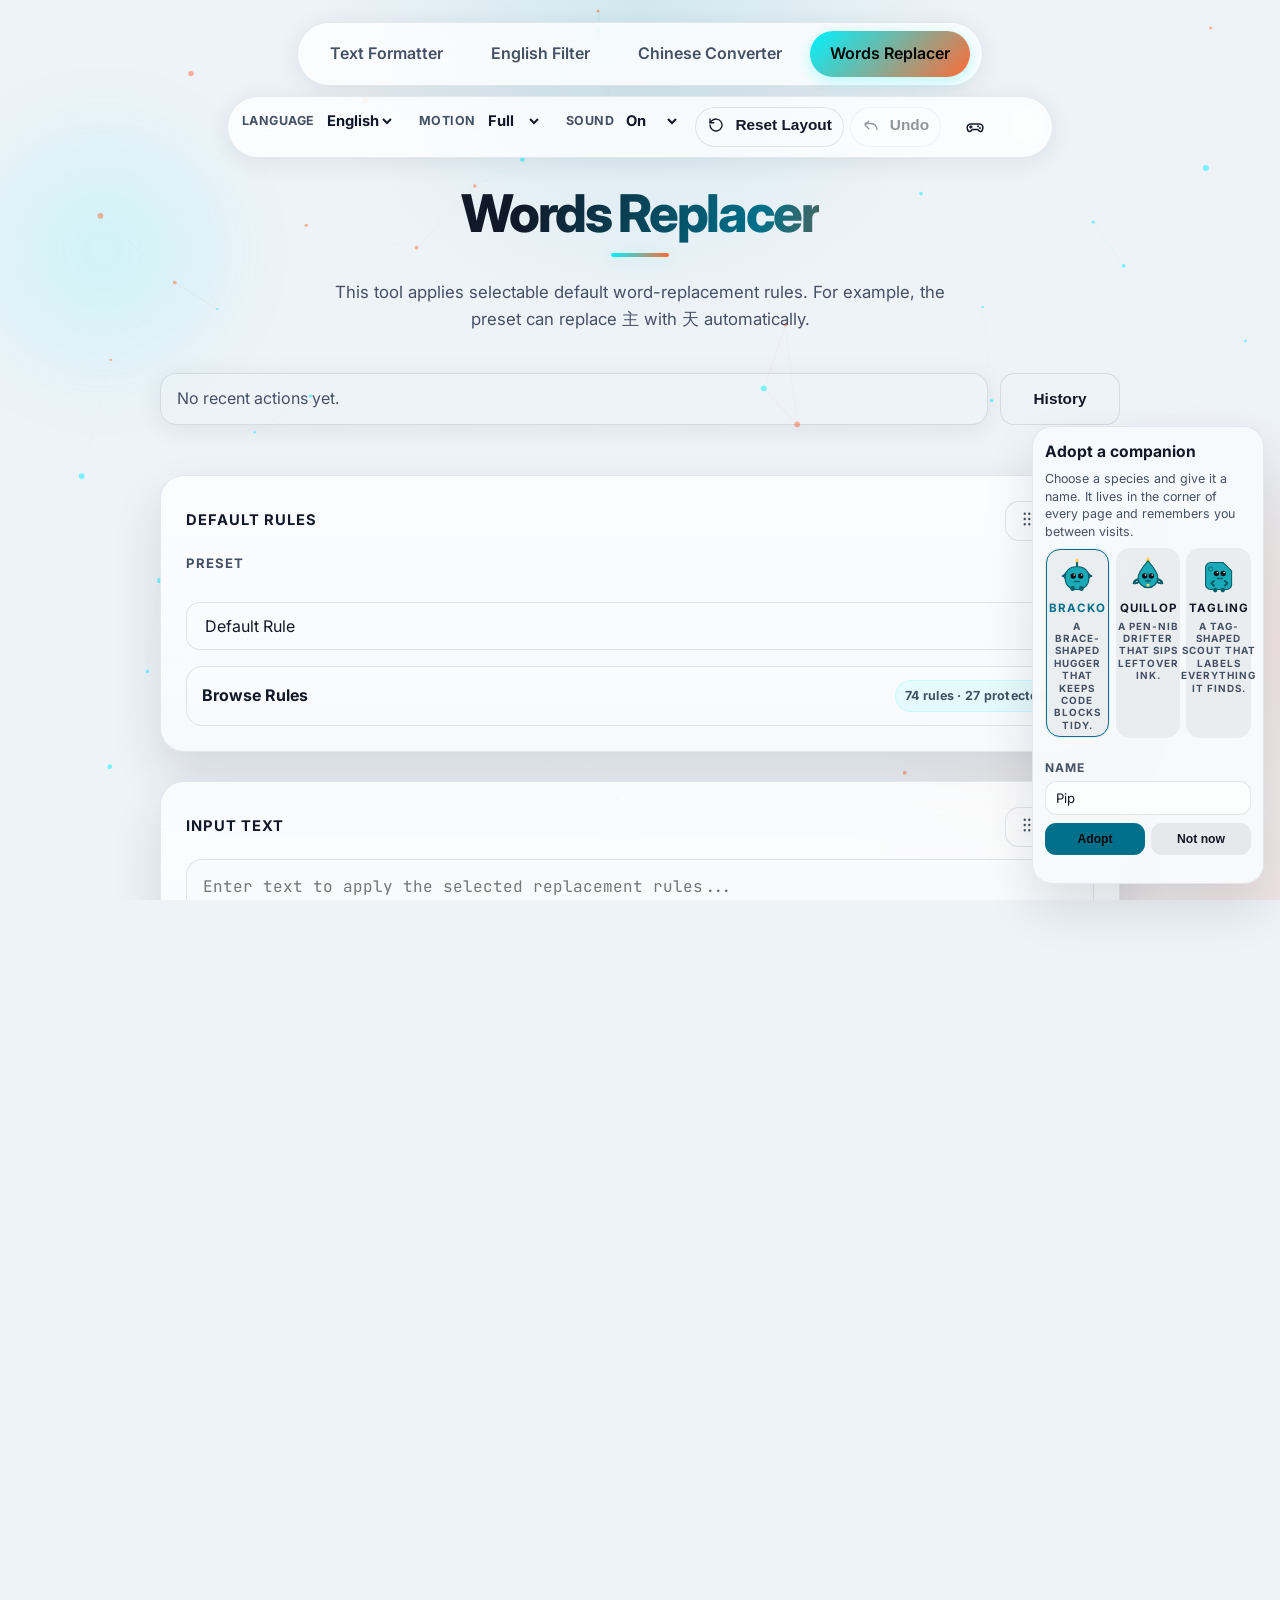
<file: words_replacing.html>
<!DOCTYPE html>
<html lang="en" data-page="replacer">
<head>
    <meta charset="UTF-8">
    <meta name="viewport" content="width=device-width, initial-scale=1.0">
    <meta name="description" content="Apply preset Chinese word-replacement rules with searchable rule previews and match counts, right in your browser.">
    <meta name="theme-color" media="(prefers-color-scheme: dark)" content="#050505">
    <meta name="theme-color" media="(prefers-color-scheme: light)" content="#eef3f8">
    <link rel="icon" href="data:image/svg+xml,%3Csvg xmlns='http://www.w3.org/2000/svg' viewBox='0 0 64 64'%3E%3Crect width='64' height='64' rx='14' fill='%23050505'/%3E%3Ctext x='32' y='44' font-family='Arial, sans-serif' font-size='30' font-weight='800' text-anchor='middle' fill='%2300f2ff'%3EcC%3C/text%3E%3C/svg%3E">
    <title>Words Replacer</title>
    <script>
      (function () {
        try {
          var theme = localStorage.getItem("theme");
          if (!theme) {
            theme = window.matchMedia && window.matchMedia("(prefers-color-scheme: dark)").matches ? "dark" : "light";
          }
          document.documentElement.setAttribute("data-theme", theme);
          var motion = localStorage.getItem("motion-level");
          if (!motion) {
            motion = window.matchMedia && window.matchMedia("(prefers-reduced-motion: reduce)").matches ? "off" : "full";
          }
          document.documentElement.setAttribute("data-motion", motion);
        } catch (error) {
          document.documentElement.setAttribute("data-theme", "dark");
          document.documentElement.setAttribute("data-motion", "full");
        }
      })();
    </script>
    <link rel="preconnect" href="https://fonts.googleapis.com">
    <link rel="preconnect" href="https://fonts.gstatic.com" crossorigin>
    <link href="https://fonts.googleapis.com/css2?family=Inter:wght@400;500;600;700;800&family=JetBrains+Mono:wght@400;500&display=swap" rel="stylesheet">
    <link rel="stylesheet" href="assets/styles/base.css?v=90">
    <link rel="stylesheet" href="assets/styles/games.css?v=90">
    <link rel="stylesheet" href="assets/styles/game-presentation.css?v=90">
    <link rel="stylesheet" href="assets/styles/love-deepspace-release.css?v=90">
    <link rel="stylesheet" href="assets/styles/love-deepspace-starpath.css?v=90">
    <link rel="stylesheet" href="assets/styles/love-deepspace-mosaic.css?v=90">
    <link rel="stylesheet" href="assets/styles/love-deepspace-bouquet.css?v=90">
    <link rel="stylesheet" href="assets/styles/love-deepspace-expedition.css?v=90">
    <link rel="stylesheet" href="assets/styles/love-deepspace-duet.css?v=90">
    <link rel="stylesheet" href="assets/styles/pet.css?v=90">
</head>
<body>
    <div class="topbar" role="banner">
        <nav aria-label="Primary" class="nav-left">            <a href="index.html" data-i18n="navFormatter">Text Formatter</a>
            <a href="english_filter.html" data-i18n="navFilter">English Filter</a>
            <a href="chinese_punctuation.html" data-i18n="navPunctuation">Chinese Converter</a>
            <a href="words_replacing.html" data-i18n="navReplacer">Words Replacer</a>
        </nav>
        <div class="nav-right">
            <label class="lang-picker" for="langSelect">
                <span data-i18n="langLabel">Language</span>
                <select id="langSelect" aria-label="Language">
                    <option value="en">English</option>
                    <option value="zh">中文</option>
                </select>
            </label>
            <label class="motion-picker" for="motionLevel">
                <span data-i18n="motionLabel">Motion</span>
                <select id="motionLevel" aria-label="Motion intensity">
                    <option value="full" data-i18n="motionFull">Full</option>
                    <option value="calm" data-i18n="motionCalm">Calm</option>
                    <option value="off" data-i18n="motionOff">Off</option>
                </select>
            </label>
            <label class="motion-picker" for="soundLevel">
                <span data-i18n="soundLabel">Sound</span>
                <select id="soundLevel" aria-label="Game sound">
                    <option value="on" data-i18n="soundOn">On</option>
                    <option value="off" data-i18n="soundOff">Off</option>
                </select>
            </label>
            <button id="resetLayoutBtn" class="ghost topbar-button" type="button">
                <span class="button-content">
                    <svg class="icon" viewBox="0 0 24 24" aria-hidden="true">
                        <path d="M4 12a8 8 0 1 0 2.34-5.66L4 9" fill="none" stroke="currentColor" stroke-width="1.8" stroke-linecap="round" stroke-linejoin="round"></path>
                        <path d="M4 4v5h5" fill="none" stroke="currentColor" stroke-width="1.8" stroke-linecap="round" stroke-linejoin="round"></path>
                    </svg>
                    <span data-i18n="btnResetLayout">Reset Layout</span>
                </span>
            </button>
            <button id="undoBtn" class="ghost topbar-button" type="button" disabled>
                <span class="button-content">
                    <svg class="icon" viewBox="0 0 24 24" aria-hidden="true">
                        <path d="M9 7 4 12l5 5" fill="none" stroke="currentColor" stroke-width="1.8" stroke-linecap="round" stroke-linejoin="round"></path>
                        <path d="M20 18a8 8 0 0 0-8-8H4" fill="none" stroke="currentColor" stroke-width="1.8" stroke-linecap="round" stroke-linejoin="round"></path>
                    </svg>
                    <span data-i18n="btnUndo">Undo</span>
                </span>
            </button>
            <button id="gameToggleBtn" class="icon-button" type="button" aria-label="Open games" aria-haspopup="dialog" aria-expanded="false">
                <svg class="icon" viewBox="0 0 24 24" aria-hidden="true">
                    <path d="M6.5 8.5h11a4 4 0 0 1 3.9 4.9l-.5 2.2a2.4 2.4 0 0 1-4.2 1l-1.2-1.6H8.6l-1.2 1.6a2.4 2.4 0 0 1-4.2-1l-.5-2.2a4 4 0 0 1 3.9-4.9Z" fill="none" stroke="currentColor" stroke-width="1.8" stroke-linejoin="round"></path>
                    <path d="M7 10.7v2.6M5.7 12h2.6" fill="none" stroke="currentColor" stroke-width="1.8" stroke-linecap="round"></path>
                    <path d="M15.7 11.2h.01M17.9 13.2h.01" fill="none" stroke="currentColor" stroke-width="2.4" stroke-linecap="round"></path>
                </svg>
            </button>
            <button id="themeToggle" class="icon-button" type="button" aria-label="Toggle theme" aria-pressed="false">
                <svg class="icon icon-moon" viewBox="0 0 24 24" aria-hidden="true">
                    <path d="M21 12.8A9 9 0 1 1 11.2 3a7 7 0 0 0 9.8 9.8Z" fill="currentColor"></path>
                </svg>
                <svg class="icon icon-sun" viewBox="0 0 24 24" aria-hidden="true">
                    <circle cx="12" cy="12" r="4" fill="currentColor"></circle>
                    <path d="M12 2v2M12 20v2M4.93 4.93l1.41 1.41M17.66 17.66l1.41 1.41M2 12h2M20 12h2M4.93 19.07l1.41-1.41M17.66 6.34l1.41-1.41" fill="none" stroke="currentColor" stroke-linecap="round" stroke-width="1.8"></path>
                </svg>
            </button>
        </div>
    </div>

    <h1 class="page-title" data-i18n="replacer.title">Words Replacer</h1>

    <div class="description">
        <p><p data-i18n="replacer.desc">This tool applies selectable default word-replacement rules. For example, the preset can replace 主 with 天 automatically.</p></p>
    </div>
    <div class="activity-bar" aria-live="polite">
        <p class="recent-action" id="recentAction" data-i18n="noRecent">No recent actions yet.</p>
        <button class="ghost activity-toggle" id="historyToggle" type="button" aria-expanded="false" aria-controls="historyDrawer" data-i18n="historyToggle">History</button>
    </div>
    <div class="history-drawer" id="historyDrawer" hidden>
        <div class="history-drawer-header">
            <h2 data-i18n="recentActivity">Recent Activity</h2>
            <button class="ghost" id="clearHistoryBtn" type="button" data-i18n="btnClearHistory">Clear</button>
        </div>
        <ul class="history-list" id="historyList">
            <li data-i18n="noActions">No actions recorded yet.</li>
        </ul>
    </div>

    <main id="main" class="container" role="main">
        <div class="section" data-card-id="replace-rules">
            <div class="card-header">
                <label for="rulePreset" data-i18n="replacer.rulesLabel">Default Rules</label>
                <button class="drag-handle" type="button" aria-label="Reposition rules card" data-i18n-aria="repositionRules" aria-expanded="false" title="Drag to move, or click for position buttons" data-i18n-title="dragTitle">
                    <span class="button-content">
                        <svg class="icon" viewBox="0 0 24 24" aria-hidden="true">
                            <path d="M9 5h.01M9 12h.01M9 19h.01M15 5h.01M15 12h.01M15 19h.01" fill="none" stroke="currentColor" stroke-width="3.2" stroke-linecap="round"></path>
                        </svg>
                        <span data-i18n="drag">Drag</span>
                    </span>
                </button>
            </div>
            <div class="rules-panel">
                <label class="sub-label" for="rulePreset" data-i18n="replacer.presetLabel">Preset</label>
                <select id="rulePreset" class="rule-select"></select>
                <details class="rules-toggle">
                    <summary>
                        <span data-i18n="replacer.browseRules">Browse Rules</span>
                        <span class="rule-count" id="ruleCount">0 rules</span>
                    </summary>
                    <div class="rule-preview">
                        <div class="rule-toolbar">
                            <label class="rule-search" for="ruleSearch">
                                <svg class="icon" viewBox="0 0 24 24" aria-hidden="true">
                                    <circle cx="11" cy="11" r="6.5" fill="none" stroke="currentColor" stroke-width="1.8"></circle>
                                    <path d="m16 16 4 4" fill="none" stroke="currentColor" stroke-width="1.8" stroke-linecap="round"></path>
                                </svg>
                                <input id="ruleSearch" type="search" placeholder="Search source, replacement, or category..." data-i18n-placeholder="replacer.phSearch" autocomplete="off">
                            </label>
                            <span class="rule-match-count" id="ruleMatchCount">0 shown</span>
                        </div>
                        <div id="rulePreviewList" class="rule-groups" aria-live="polite">
                            <p class="rule-empty" data-i18n="noRulesLoaded">No rules loaded yet.</p>
                        </div>
                    </div>
                </details>
            </div>
        </div>

        <div class="section" data-card-id="replace-input">
            <div class="card-header">
                <label for="inputText" data-i18n="inputLabel">Input Text</label>
                <button class="drag-handle" type="button" aria-label="Reposition input card" data-i18n-aria="repositionInput" aria-expanded="false" title="Drag to move, or click for position buttons" data-i18n-title="dragTitle">
                    <span class="button-content">
                        <svg class="icon" viewBox="0 0 24 24" aria-hidden="true">
                            <path d="M9 5h.01M9 12h.01M9 19h.01M15 5h.01M15 12h.01M15 19h.01" fill="none" stroke="currentColor" stroke-width="3.2" stroke-linecap="round"></path>
                        </svg>
                        <span data-i18n="drag">Drag</span>
                    </span>
                </button>
            </div>
            <textarea id="inputText" placeholder="Enter text to apply the selected replacement rules..." data-i18n-placeholder="replacer.phInput"></textarea>
            <div class="field-meta">
                <p class="counter" id="inputCounter">0 characters | 0 lines</p>
            </div>
            <div class="actions">
                <button class="ghost" id="pasteBtn" type="button">
                    <span class="button-content">
                        <svg class="icon" viewBox="0 0 24 24" aria-hidden="true">
                            <rect x="8" y="4" width="8" height="4" rx="1.5" fill="none" stroke="currentColor" stroke-width="1.8"></rect>
                            <path d="M8 6H6.5A2.5 2.5 0 0 0 4 8.5v9A2.5 2.5 0 0 0 6.5 20h11a2.5 2.5 0 0 0 2.5-2.5v-9A2.5 2.5 0 0 0 17.5 6H16" fill="none" stroke="currentColor" stroke-width="1.8" stroke-linejoin="round"></path>
                        </svg>
                        <span data-i18n="btnPaste">Paste</span>
                    </span>
                </button>
                <button class="ghost" id="clearInputBtn" type="button">
                    <span class="button-content">
                        <svg class="icon" viewBox="0 0 24 24" aria-hidden="true">
                            <path d="M4 7h16M9 7V5.5A1.5 1.5 0 0 1 10.5 4h3A1.5 1.5 0 0 1 15 5.5V7m-8 0 1 11a2 2 0 0 0 2 1.8h4a2 2 0 0 0 2-1.8L17 7" fill="none" stroke="currentColor" stroke-width="1.8" stroke-linecap="round" stroke-linejoin="round"></path>
                        </svg>
                        <span data-i18n="btnClear">Clear</span>
                    </span>
                </button>
                <button class="primary" id="primaryBtn" type="button" onclick="replaceWords()">
                    <span class="button-content">
                        <svg class="icon" viewBox="0 0 24 24" aria-hidden="true">
                            <path d="M7 7h10M7 12h10M7 17h6" fill="none" stroke="currentColor" stroke-width="1.8" stroke-linecap="round"></path>
                            <path d="m15 15 4 4M19 15l-4 4" fill="none" stroke="currentColor" stroke-width="1.8" stroke-linecap="round" stroke-linejoin="round"></path>
                        </svg>
                        <span data-i18n="replacer.primary">Replace Words</span>
                    </span>
                </button>
            </div>
        </div>

        <div class="section" data-card-id="replace-output">
            <div class="card-header">
                <label for="outputText" data-i18n="replacer.outputLabel">Replaced Text</label>
                <button class="drag-handle" type="button" aria-label="Reposition output card" data-i18n-aria="repositionOutput" aria-expanded="false" title="Drag to move, or click for position buttons" data-i18n-title="dragTitle">
                    <span class="button-content">
                        <svg class="icon" viewBox="0 0 24 24" aria-hidden="true">
                            <path d="M9 5h.01M9 12h.01M9 19h.01M15 5h.01M15 12h.01M15 19h.01" fill="none" stroke="currentColor" stroke-width="3.2" stroke-linecap="round"></path>
                        </svg>
                        <span data-i18n="drag">Drag</span>
                    </span>
                </button>
            </div>
            <textarea id="outputText" readonly placeholder="Replaced text will appear here..." aria-live="polite" data-i18n-placeholder="replacer.phOutput"></textarea>
            <div class="field-meta">
                <p class="counter" id="outputCounter">0 characters | 0 lines</p>
                <p class="status-message" id="statusMessage" role="status" aria-live="polite"></p>
            </div>
            <div class="output-insights">
                <p class="change-summary" id="changeSummary" data-i18n="summaryDefault">Summary will appear after you run a tool.</p>
                <div class="matched-rule-summary" id="matchedRuleSummary" aria-label="Matched replacement rules" data-i18n-aria="matchedRulesLabel" hidden></div>
                <details class="diff-preview" id="diffPreview">
                    <summary data-i18n="previewChanges">Preview changes</summary>
                    <div class="diff-grid">
                        <div class="diff-card">
                            <h3 data-i18n="diffBefore">Before</h3>
                            <pre id="diffBefore" data-i18n="noInputYet">No input yet.</pre>
                        </div>
                        <div class="diff-card">
                            <h3 data-i18n="diffAfter">After</h3>
                            <pre id="diffAfter" data-i18n="noOutputYet">No output yet.</pre>
                        </div>
                    </div>
                </details>
            </div>
            <div class="actions">
                <button class="ghost" id="clearOutputBtn" type="button">
                    <span class="button-content">
                        <svg class="icon" viewBox="0 0 24 24" aria-hidden="true">
                            <path d="M4 7h16M9 7V5.5A1.5 1.5 0 0 1 10.5 4h3A1.5 1.5 0 0 1 15 5.5V7m-8 0 1 11a2 2 0 0 0 2 1.8h4a2 2 0 0 0 2-1.8L17 7" fill="none" stroke="currentColor" stroke-width="1.8" stroke-linecap="round" stroke-linejoin="round"></path>
                        </svg>
                        <span data-i18n="btnClear">Clear</span>
                    </span>
                </button>
                <button class="ghost" id="downloadBtn" type="button">
                    <span class="button-content">
                        <svg class="icon" viewBox="0 0 24 24" aria-hidden="true">
                            <path d="M12 4v10m0 0 4-4m-4 4-4-4M5 19h14" fill="none" stroke="currentColor" stroke-width="1.8" stroke-linecap="round" stroke-linejoin="round"></path>
                        </svg>
                        <span data-i18n="btnDownload">Download</span>
                    </span>
                </button>
                <button class="ghost" id="swapBtn" type="button">
                    <span class="button-content">
                        <svg class="icon" viewBox="0 0 24 24" aria-hidden="true">
                            <path d="M7 7h10l-3-3m3 3-3 3M17 17H7l3 3m-3-3 3-3" fill="none" stroke="currentColor" stroke-width="1.8" stroke-linecap="round" stroke-linejoin="round"></path>
                        </svg>
                        <span data-i18n="btnSwap">Swap Back</span>
                    </span>
                </button>
                <button class="ghost" id="copyBtn" type="button">
                    <span class="button-content">
                        <svg class="icon" viewBox="0 0 24 24" aria-hidden="true">
                            <rect x="9" y="9" width="10" height="10" rx="2" fill="none" stroke="currentColor" stroke-width="1.8"></rect>
                            <path d="M15 9V7a2 2 0 0 0-2-2H7a2 2 0 0 0-2 2v6a2 2 0 0 0 2 2h2" fill="none" stroke="currentColor" stroke-width="1.8" stroke-linecap="round" stroke-linejoin="round"></path>
                        </svg>
                        <span data-i18n="btnCopy">Copy</span>
                    </span>
                </button>
            </div>
        </div>
    </main>

    <div class="footer" data-i18n="footer">Made with care by capitalConvert</div>

    <div class="game-modal" id="gameModal" hidden>
        <div class="game-modal-backdrop" id="gameBackdrop" aria-hidden="true"></div>
        <div class="game-dialog" role="dialog" aria-modal="true" aria-labelledby="gameTitle">
            <div class="game-dialog-header">
                <h2 id="gameTitle" data-i18n="gamesTitle">Games</h2>
                <button class="game-close" id="gameCloseBtn" type="button" aria-label="Close games" data-i18n-aria="closeGames">
                    <svg class="icon" viewBox="0 0 24 24" aria-hidden="true">
                        <path d="m6 6 12 12M18 6 6 18" fill="none" stroke="currentColor" stroke-width="1.8" stroke-linecap="round"></path>
                    </svg>
                </button>
            </div>
            <div class="game-tabs" id="gameTabs" role="tablist" aria-label="Choose a game" data-i18n-aria="tablistLabel">
                <button class="game-tab" id="gameTabTyping" role="tab" aria-selected="true" aria-controls="gamePanelTyping" tabindex="0" type="button" data-i18n="tabTyping">Typing Sprint</button>
                <button class="game-tab" id="gameTabMemory" role="tab" aria-selected="false" aria-controls="gamePanelMemory" tabindex="-1" type="button" data-i18n="tabMemory">Glyph Match</button>
                <button class="game-tab" id="gameTab2048" role="tab" aria-selected="false" aria-controls="gamePanel2048" tabindex="-1" type="button" data-i18n="tab2048">2048</button>
                <button class="game-tab" id="gameTabReflex" role="tab" aria-selected="false" aria-controls="gamePanelReflex" tabindex="-1" type="button" data-i18n="tabReflex">Reflex Tap</button>
                <button class="game-tab" id="gameTabCaretDash" role="tab" aria-selected="false" aria-controls="gamePanelCaretDash" tabindex="-1" type="button" data-i18n="tabCaretDash">Caret Dash</button>
                <button class="game-tab" id="gameTabElements" role="tab" aria-selected="false" aria-controls="gamePanelElements" tabindex="-1" type="button" data-i18n="tabElements">Elements</button>
                <button class="game-tab" id="gameTabSpotDiff" role="tab" aria-selected="false" aria-controls="gamePanelSpotDiff" tabindex="-1" type="button" data-i18n="tabSpotDiff">Spot the Diff</button>
                <button class="game-tab" id="gameTabPlumber" role="tab" aria-selected="false" aria-controls="gamePanelPlumber" tabindex="-1" type="button" data-i18n="tabPlumber">Punctuation Plumber</button>
                <button class="game-tab" id="gameTabStack" role="tab" aria-selected="false" aria-controls="gamePanelStack" tabindex="-1" type="button" data-i18n="tabStack">Stack!</button>
                <button class="game-tab" id="gameTabColorCode" role="tab" aria-selected="false" aria-controls="gamePanelColorCode" tabindex="-1" type="button" data-i18n="tabColorCode">Color Code</button>
                <button class="game-tab" id="gameTabBreakout" role="tab" aria-selected="false" aria-controls="gamePanelBreakout" tabindex="-1" type="button" data-i18n="tabBreakout">Inkball</button>
                <button class="game-tab" id="gameTabEmberDice" role="tab" aria-selected="false" aria-controls="gamePanelEmberDice" tabindex="-1" type="button" data-i18n="tabEmberDice">Ember Dice</button>
                <button class="game-tab" id="gameTabSnake" role="tab" aria-selected="false" aria-controls="gamePanelSnake" tabindex="-1" type="button" data-i18n="tabSnake">Serpent</button>
                <button class="game-tab" id="gameTabLights" role="tab" aria-selected="false" aria-controls="gamePanelLights" tabindex="-1" type="button" data-i18n="tabLights">Lights Out</button>
                    <button class="game-tab" id="gameTabMines" role="tab" aria-selected="false" aria-controls="gamePanelMines" tabindex="-1" type="button" data-i18n="tabMines">Glyph Mines</button>
                <button class="game-tab" id="gameTabGomoku" role="tab" aria-selected="false" aria-controls="gamePanelGomoku" tabindex="-1" type="button" data-i18n="tabGomoku">Gomoku</button>
                <button class="game-tab" id="gameTabTraffic" role="tab" aria-selected="false" aria-controls="gamePanelTraffic" tabindex="-1" type="button" data-i18n="tabTraffic">Traffic Jam</button>
                <button class="game-tab" id="gameTabVault" role="tab" aria-selected="false" aria-controls="gamePanelVault" tabindex="-1" type="button" data-i18n="tabVault">Letter Vault</button>
                <button class="game-tab" id="gameTabGlyphBlocks" role="tab" aria-selected="false" aria-controls="gamePanelGlyphBlocks" tabindex="-1" type="button" data-i18n="tabGlyphBlocks">Glyph Blocks</button>
                <button class="game-tab" id="gameTabInkCascade" role="tab" aria-selected="false" aria-controls="gamePanelInkCascade" tabindex="-1" type="button" data-i18n="tabInkCascade">Ink Cascade</button>
                <button class="game-tab" id="gameTabInkBeat" role="tab" aria-selected="false" aria-controls="gamePanelInkBeat" tabindex="-1" type="button" data-i18n="tabInkBeat">Ink Beat</button>
                <button class="game-tab" id="gameTabBubbleInk" role="tab" aria-selected="false" aria-controls="gamePanelBubbleInk" tabindex="-1" type="button" data-i18n="tabBubbleInk">Bubble Ink</button>
                <button class="game-tab" id="gameTabGlyphEcho" role="tab" aria-selected="false" aria-controls="gamePanelGlyphEcho" tabindex="-1" type="button" data-i18n="tabGlyphEcho">Glyph Echo</button>
                <button class="game-tab" id="gameTabInkSlash" role="tab" aria-selected="false" aria-controls="gamePanelInkSlash" tabindex="-1" type="button" data-i18n="tabInkSlash">Ink Slash</button>
                <button class="game-tab" id="gameTabPegSplash" role="tab" aria-selected="false" aria-controls="gamePanelPegSplash" tabindex="-1" type="button" data-i18n="tabPegSplash">Peg Splash</button>
                <button class="game-tab" id="gameTabGlyphRaid" role="tab" aria-selected="false" aria-controls="gamePanelGlyphRaid" tabindex="-1" type="button" data-i18n="tabGlyphRaid">Glyph Raid</button>
                <button class="game-tab" id="gameTabGlyphLeap" role="tab" aria-selected="false" aria-controls="gamePanelGlyphLeap" tabindex="-1" type="button" data-i18n="tabGlyphLeap">Glyph Leap</button>
                <button class="game-tab" id="gameTabAuroraFlow" role="tab" aria-selected="false" aria-controls="gamePanelAuroraFlow" tabindex="-1" type="button" data-i18n="tabAuroraFlow">Aurora Flow</button>
                <button class="game-tab" id="gameTabCometGolf" role="tab" aria-selected="false" aria-controls="gamePanelCometGolf" tabindex="-1" type="button" data-i18n="tabCometGolf">Comet Golf</button>
                <button class="game-tab" id="gameTabPrismPath" role="tab" aria-selected="false" aria-controls="gamePanelPrismPath" tabindex="-1" type="button" data-i18n="tabPrismPath">Prism Path</button>
                <button class="game-tab" id="gameTabStarfall" role="tab" aria-selected="false" aria-controls="gamePanelStarfall" tabindex="-1" type="button" data-i18n="tabStarfall">Starfall Lander</button>
                <button class="game-tab" id="gameTabInkSort" role="tab" aria-selected="false" aria-controls="gamePanelInkSort" tabindex="-1" type="button" data-i18n="tabInkSort">Ink Sort</button>
                <button class="game-tab" id="gameTabGlyphCrossing" role="tab" aria-selected="false" aria-controls="gamePanelGlyphCrossing" tabindex="-1" type="button" data-i18n="tabGlyphCrossing">Glyph Crossing</button>
                <button class="game-tab" id="gameTabGlyphPusher" role="tab" aria-selected="false" aria-controls="gamePanelGlyphPusher" tabindex="-1" type="button" data-i18n="tabGlyphPusher">Glyph Pusher</button>
                <button class="game-tab" id="gameTabGlyphNet" role="tab" aria-selected="false" aria-controls="gamePanelGlyphNet" tabindex="-1" type="button" data-i18n="tabGlyphNet">Glyph Net</button>
                <button class="game-tab" id="gameTabGlyphSketch" role="tab" aria-selected="false" aria-controls="gamePanelGlyphSketch" tabindex="-1" type="button" data-i18n="tabGlyphSketch">Glyph Sketch</button>
                <button class="game-tab" id="gameTabGlyphFifteen" role="tab" aria-selected="false" aria-controls="gamePanelGlyphFifteen" tabindex="-1" type="button" data-i18n="tabGlyphFifteen">Glyph Fifteen</button>
                <button class="game-tab" id="gameTabGlyphSudoku" role="tab" aria-selected="false" aria-controls="gamePanelGlyphSudoku" tabindex="-1" type="button" data-i18n="tabGlyphSudoku">Glyph Sudoku</button>
                <button class="game-tab" id="gameTabGlyphReversi" role="tab" aria-selected="false" aria-controls="gamePanelGlyphReversi" tabindex="-1" type="button" data-i18n="tabGlyphReversi">Glyph Reversi</button>
                <button class="game-tab" id="gameTabGlyphGlide" role="tab" aria-selected="false" aria-controls="gamePanelGlyphGlide" tabindex="-1" type="button" data-i18n="tabGlyphGlide">Glyph Glide</button>
                <button class="game-tab" id="gameTabGlyphFour" role="tab" aria-selected="false" aria-controls="gamePanelGlyphFour" tabindex="-1" type="button" data-i18n="tabGlyphFour">Glyph Four</button>
                <button class="game-tab" id="gameTabGlyphTower" role="tab" aria-selected="false" aria-controls="gamePanelGlyphTower" tabindex="-1" type="button" data-i18n="tabGlyphTower">Glyph Tower</button>
                <button class="game-tab" id="gameTabNim" role="tab" aria-selected="false" aria-controls="gamePanelNim" tabindex="-1" type="button" data-i18n="tabNim">Ember Sticks</button>
                <button class="game-tab" id="gameTabKalah" role="tab" aria-selected="false" aria-controls="gamePanelKalah" tabindex="-1" type="button" data-i18n="tabKalah">Kalah Row</button>
                <button class="game-tab" id="gameTabBlackjack" role="tab" aria-selected="false" aria-controls="gamePanelBlackjack" tabindex="-1" type="button" data-i18n="tabBlackjack">Twenty-One Parlor</button>
                <button class="game-tab" id="gameTabGarden" role="tab" aria-selected="false" aria-controls="gamePanelGarden" tabindex="-1" type="button" data-i18n="tabGarden">Roof Garden</button>
                <button class="game-tab" id="gameTabRepublic" role="tab" aria-selected="false" aria-controls="gamePanelRepublic" tabindex="-1" type="button" data-i18n="tabRepublic">Republic Rewind</button>
                <button class="game-tab" id="gameTabDots" role="tab" aria-selected="false" aria-controls="gamePanelDots" tabindex="-1" type="button" data-i18n="tabDots">Glyph Dots</button>
                <button class="game-tab" id="gameTabGlyphFleet" role="tab" aria-selected="false" aria-controls="gamePanelGlyphFleet" tabindex="-1" type="button" data-i18n="tabGlyphFleet">Glyph Fleet</button>
            </div>
            <button class="game-tabs-more" id="gameTabsToggle" type="button" aria-expanded="false" aria-controls="gameTabs">
                <span class="button-content">
                    <svg class="icon" viewBox="0 0 24 24" aria-hidden="true">
                        <path d="m6 9 6 6 6-6" fill="none" stroke="currentColor" stroke-width="1.8" stroke-linecap="round" stroke-linejoin="round"></path>
                    </svg>
                    <span id="gameTabsLabel" data-i18n="tabsShowMore">More games</span>
                    <span id="gameTabsCount">+63</span>
                </span>
            </button>
            <div class="game-panel" id="gamePanelTyping" role="tabpanel" aria-labelledby="gameTabTyping">
                <p class="game-target" id="typingTarget" aria-hidden="true"></p>
                <span class="visually-hidden" id="typingTargetText"></span>
                <input class="game-input" id="typingInput" type="text" autocomplete="off" autocapitalize="off" spellcheck="false" aria-describedby="gameHint" placeholder="Start typing to begin..." data-i18n-placeholder="gamePhInput">
                <div class="game-hud">
                    <div class="game-stat"><span data-i18n="hudTime">Time</span><strong id="gameTime">10.0s</strong></div>
                    <div class="game-stat"><span data-i18n="hudWpm">WPM</span><strong id="gameWpm">0</strong></div>
                    <div class="game-stat"><span data-i18n="hudAcc">Acc</span><strong id="gameAcc">100%</strong></div>
                </div>
                <div class="game-track" aria-hidden="true"><span class="game-track-fill" id="gameTrackFill"></span></div>
                <p class="game-result" id="gameResult" role="status" data-i18n="typingPrompt">Type the first character to start the clock.</p>
                <div class="game-actions">
                    <button class="primary" id="gameStartBtn" type="button">
                        <span class="button-content">
                            <svg class="icon" viewBox="0 0 24 24" aria-hidden="true">
                                <path d="M8 5.5v13l11-6.5Z" fill="none" stroke="currentColor" stroke-width="1.8" stroke-linejoin="round"></path>
                            </svg>
                            <span data-i18n="btnNewRound">New Round</span>
                        </span>
                    </button>
                    <p class="game-best" id="gameBest" data-i18n="noBest">No best yet</p>
                </div>
                <p class="game-hint" id="gameHint" data-i18n="hintTyping">A 10-second typing dash. The clock starts on your first keystroke.</p>
            </div>
            <div class="game-panel" id="gamePanelMemory" role="tabpanel" aria-labelledby="gameTabMemory" hidden>
                <div class="game-hud">
                    <div class="game-stat"><span data-i18n="hudMoves">Moves</span><strong id="memoryMoves">0</strong></div>
                    <div class="game-stat"><span data-i18n="hudTime">Time</span><strong id="memoryTime">0.0s</strong></div>
                    <div class="game-stat"><span data-i18n="hudPairs">Pairs</span><strong id="memoryPairs">0/6</strong></div>
                </div>
                <div class="memory-grid" id="memoryGrid" role="group" aria-label="Memory cards, find the matching pairs" data-i18n-aria="memoryGridLabel"></div>
                <p class="game-result" id="memoryResult" role="status" data-i18n="memoryPrompt">Flip two cards. Match all six pairs as fast as you can.</p>
                <div class="game-actions">
                    <button class="primary" id="memoryStartBtn" type="button">
                        <span class="button-content">
                            <svg class="icon" viewBox="0 0 24 24" aria-hidden="true">
                                <path d="M8 5.5v13l11-6.5Z" fill="none" stroke="currentColor" stroke-width="1.8" stroke-linejoin="round"></path>
                            </svg>
                            <span data-i18n="btnNewShuffle">New Shuffle</span>
                        </span>
                    </button>
                    <p class="game-best" id="memoryBest" data-i18n="noBest">No best yet</p>
                </div>
            </div>
            <div class="game-panel" id="gamePanel2048" role="tabpanel" aria-labelledby="gameTab2048" hidden>
                <div class="game-hud">
                    <div class="game-stat"><span data-i18n="hudScore">Score</span><strong id="g2048Score">0</strong></div>
                    <div class="game-stat"><span data-i18n="hudBest">Best</span><strong id="g2048BestStat">0</strong></div>
                </div>
                <div class="g2048-board" id="g2048Board" tabindex="0" role="application" aria-label="2048 board. Focus here and use the arrow keys to slide the tiles.">
                    <div class="g2048-cells" id="g2048Cells" aria-hidden="true"></div>
                    <div class="g2048-tiles" id="g2048Tiles" aria-hidden="true"></div>
                    <div class="g2048-overlay" id="g2048Overlay" hidden>
                        <p class="g2048-overlay-text" id="g2048OverlayText">Game over</p>
                        <div class="g2048-overlay-actions">
                            <button class="primary" id="g2048RetryBtn" type="button"><span class="button-content"><span data-i18n="btnTryAgain">Try Again</span></span></button>
                            <button class="ghost" id="g2048KeepBtn" type="button" hidden><span class="button-content"><span data-i18n="btnKeepGoing">Keep Going</span></span></button>
                        </div>
                    </div>
                </div>
                <p class="game-result" id="g2048Result" role="status" data-i18n="g2048Prompt">Arrow keys or swipe slide the tiles. Match numbers to reach 2048!</p>
                <div class="game-actions">
                    <button class="primary" id="g2048NewBtn" type="button">
                        <span class="button-content">
                            <svg class="icon" viewBox="0 0 24 24" aria-hidden="true">
                                <path d="M8 5.5v13l11-6.5Z" fill="none" stroke="currentColor" stroke-width="1.8" stroke-linejoin="round"></path>
                            </svg>
                            <span data-i18n="btnNewGame">New Game</span>
                        </span>
                    </button>
                </div>
            </div>
            <div class="game-panel" id="gamePanelReflex" role="tabpanel" aria-labelledby="gameTabReflex" hidden>
                <div class="game-hud">
                    <div class="game-stat"><span data-i18n="hudLast">Last</span><strong id="reflexLast">—</strong></div>
                    <div class="game-stat"><span data-i18n="hudBest">Best</span><strong id="reflexBest">—</strong></div>
                </div>
                <button class="reflex-pad" id="reflexPad" type="button" aria-describedby="reflexResult">
                    <span id="reflexPadText" data-i18n="reflexPadIdle">Press Start</span>
                </button>
                <p class="game-result" id="reflexResult" role="status" data-i18n="reflexPrompt">Start a round, then tap when the panel turns green.</p>
                <div class="game-actions">
                    <button class="primary" id="reflexStartBtn" type="button">
                        <span class="button-content">
                            <svg class="icon" viewBox="0 0 24 24" aria-hidden="true">
                                <path d="M8 5.5v13l11-6.5Z" fill="none" stroke="currentColor" stroke-width="1.8" stroke-linejoin="round"></path>
                            </svg>
                            <span data-i18n="btnNewRound">New Round</span>
                        </span>
                    </button>
                </div>
                <p class="game-hint" data-i18n="reflexHint">Use the button, Space, or Enter. A new best is the lowest time.</p>
            </div>
            <div class="game-panel" id="gamePanelCaretDash" role="tabpanel" aria-labelledby="gameTabCaretDash" hidden>
                <div class="game-hud">
                    <div class="game-stat"><span data-i18n="hudScore">Score</span><strong id="caretScore">0</strong></div>
                    <div class="game-stat"><span data-i18n="hudBest">Best</span><strong id="caretBestStat">0</strong></div>
                    <div class="game-stat"><span data-i18n="hudSpeed">Speed</span><strong id="caretSpeed">1.0x</strong></div>
                </div>
                <div class="game-track" aria-hidden="true"><span class="game-track-fill" id="caretRailFill"></span></div>
                <div class="caret-field" id="caretField" tabindex="0" role="group" aria-label="Caret Dash play area. Space or Arrow Up jumps, Arrow Down ducks." data-i18n-aria="caretFieldLabel" aria-describedby="caretResult">
                    <div class="caret-drift caret-drift-far" id="caretDriftFar" aria-hidden="true"></div>
                    <div class="caret-drift caret-drift-near" id="caretDriftNear" aria-hidden="true"></div>
                    <div class="caret-ground" aria-hidden="true"></div>
                    <div class="caret-obstacles" id="caretObstacles" aria-hidden="true"></div>
                    <div class="caret-player" id="caretPlayer" aria-hidden="true"></div>
                    <div class="caret-overlay" id="caretOverlay" hidden>
                        <p class="caret-overlay-text" id="caretOverlayText" data-i18n="caretOverReady">Game over</p>
                        <div class="caret-overlay-actions">
                            <button class="primary" id="caretRetryBtn" type="button"><span class="button-content"><span data-i18n="btnTryAgain">Try Again</span></span></button>
                            <button class="ghost" id="caretAgainBtn" type="button"><span class="button-content"><span data-i18n="btnNewRound">New Round</span></span></button>
                        </div>
                    </div>
                </div>
                <p class="game-result" id="caretResult" role="status" data-i18n="caretPrompt">Press Start, then jump the glitch punctuation and duck under the floating glyphs.</p>
                <div class="caret-controls">
                    <button class="caret-control" id="caretJumpBtn" type="button" data-i18n="btnJump">Jump</button>
                    <button class="caret-control" id="caretDuckBtn" type="button" data-i18n="btnDuck">Duck</button>
                </div>
                <div class="game-actions">
                    <button class="primary" id="caretStartBtn" type="button">
                        <span class="button-content">
                            <svg class="icon" viewBox="0 0 24 24" aria-hidden="true">
                                <path d="M8 5.5v13l11-6.5Z" fill="none" stroke="currentColor" stroke-width="1.8" stroke-linejoin="round"></path>
                            </svg>
                            <span data-i18n="btnStart">Start</span>
                        </span>
                    </button>
                    <p class="game-best" id="caretBest" data-i18n="noBest">No best yet</p>
                </div>
                <p class="game-hint" data-i18n="caretHint">Tap or click the field to jump and hold to duck. Space or Arrow Up jumps higher the longer you hold it.</p>
            </div>
            <div class="game-panel" id="gamePanelElements" role="tabpanel" aria-labelledby="gameTabElements" hidden>
                <div class="game-hud">
                    <div class="game-stat"><span id="elementsTimeLabel" data-i18n="hudTime">Time</span><strong id="elementsTime">0.0s</strong></div>
                    <div class="game-stat"><span data-i18n="hudGoal">Goal</span><strong id="elementsProgress">—</strong></div>
                    <div class="game-stat"><span data-i18n="elementsBudgetLabel">Ink</span><strong id="elementsBudget">—</strong></div>
                    <div class="game-stat"><span data-i18n="elementsStarsLabel">Stars</span><strong id="elementsStars">—</strong></div>
                </div>
                <div class="elements-row">
                    <label class="elements-label" for="elementsChallenge" data-i18n="elementsChallengeLabel">Challenge</label>
                    <select class="elements-select" id="elementsChallenge"></select>
                </div>
                <div class="elements-row">
                    <label class="elements-label" for="elementsSpeed" data-i18n="elementsSpeedLabel">Speed</label>
                    <select class="elements-select" id="elementsSpeed">
                        <option value="0.5">0.5x</option>
                        <option value="1" selected>1x</option>
                        <option value="2">2x</option>
                        <option value="4">4x</option>
                    </select>
                </div>
                <div class="elements-tools" role="group" aria-label="Element palette" data-i18n-aria="elementsToolsLabel">
                    <button class="elements-tool" id="elementsToolEmpty" type="button" data-element="empty" aria-pressed="false" data-i18n="elementsEmpty">Erase</button>
                    <button class="elements-tool" id="elementsToolStone" type="button" data-element="stone" aria-pressed="false" data-i18n="elementsStone">Stone</button>
                    <button class="elements-tool" id="elementsToolSand" type="button" data-element="sand" aria-pressed="false" data-i18n="elementsSand">Sand</button>
                    <button class="elements-tool" id="elementsToolWater" type="button" data-element="water" aria-pressed="false" data-i18n="elementsWater">Water</button>
                    <button class="elements-tool" id="elementsToolPlant" type="button" data-element="plant" aria-pressed="false" data-i18n="elementsPlant">Plant</button>
                    <button class="elements-tool" id="elementsToolFire" type="button" data-element="fire" aria-pressed="false" data-i18n="elementsFire">Fire</button>
                    <button class="elements-tool" id="elementsToolWood" type="button" data-element="wood" aria-pressed="false" data-i18n="elementsWood">Wood</button>
                    <button class="elements-tool" id="elementsToolAsh" type="button" data-element="ash" aria-pressed="false" data-i18n="elementsAsh">Ash</button>
                    <button class="elements-tool" id="elementsToolOil" type="button" data-element="oil" aria-pressed="false" data-i18n="elementsOil">Oil</button>
                    <button class="elements-tool" id="elementsToolLava" type="button" data-element="lava" aria-pressed="false" data-i18n="elementsLava">Lava</button>
                    <button class="elements-tool" id="elementsToolIce" type="button" data-element="ice" aria-pressed="false" data-i18n="elementsIce">Ice</button>
                    <button class="elements-tool" id="elementsToolSteam" type="button" data-element="steam" aria-pressed="false" data-i18n="elementsSteam">Steam</button>
                    <button class="elements-tool" id="elementsToolAcid" type="button" data-element="acid" aria-pressed="false" data-i18n="elementsAcid">Acid</button>
                    <button class="elements-tool" id="elementsToolSeed" type="button" data-element="seed" aria-pressed="false" data-i18n="elementsSeed">Seed</button>
                    <button class="elements-tool" id="elementsToolSmoke" type="button" data-element="smoke" aria-pressed="false" data-i18n="elementsSmoke">Smoke</button>
                    <button class="elements-tool" id="elementsToolGlass" type="button" data-element="glass" aria-pressed="false" data-i18n="elementsGlass">Glass</button>
                    <button class="elements-tool" id="elementsToolVoid" type="button" data-element="void" aria-pressed="false" data-i18n="elementsVoid">Void</button>
                </div>
                <p class="elements-legend" id="elementsLegend"></p>
                <div class="elements-row">
                    <span class="elements-label" id="elementsBrushLabel" data-i18n="elementsBrushLabel">Brush</span>
                    <div class="elements-brushes" role="group" aria-labelledby="elementsBrushLabel">
                        <button class="elements-brush" id="elementsBrush1" type="button" data-size="0" aria-pressed="false">1</button>
                        <button class="elements-brush" id="elementsBrush2" type="button" data-size="1" aria-pressed="false">3</button>
                        <button class="elements-brush is-active" id="elementsBrush3" type="button" data-size="2" aria-pressed="true">5</button>
                        <button class="elements-brush" id="elementsBrush4" type="button" data-size="3" aria-pressed="false">7</button>
                    </div>
                </div>
                <div class="elements-stage" id="elementsStage">
                    <canvas class="elements-canvas" id="elementsCanvas" width="320" height="224" tabindex="0" role="application" aria-label="Element sandbox. Number keys 1 to 9 pick an element, the arrow keys move the cursor and Space places it." data-i18n-aria="elementsCanvasLabel" aria-describedby="elementsDescription"></canvas>
                    <span class="elements-cursor" id="elementsCursor" aria-hidden="true" hidden></span>
                </div>
                <p class="visually-hidden" id="elementsDescription"></p>
                <p class="elements-goal" id="elementsGoal"></p>
                <p class="game-result" id="elementsResult" role="status" data-i18n="elementsGoalFree">Free play: paint anything and watch it settle.</p>
                <div class="elements-actions">
                    <button class="ghost" id="elementsPauseBtn" type="button" aria-pressed="false"><span class="button-content"><span data-i18n="elementsPause">Pause</span></span></button>
                    <button class="ghost" id="elementsStepBtn" type="button"><span class="button-content"><span data-i18n="elementsStep">Step</span></span></button>
                    <button class="ghost" id="elementsPickBtn" type="button" aria-pressed="false"><span class="button-content"><span data-i18n="elementsPick">Pick</span></span></button>
                    <button class="ghost" id="elementsUndoBtn" type="button" disabled><span class="button-content"><span data-i18n="elementsUndo">Undo</span></span></button>
                </div>
                <div class="game-actions">
                    <div class="elements-actions">
                        <button class="primary" id="elementsStartBtn" type="button">
                            <span class="button-content">
                                <svg class="icon" viewBox="0 0 24 24" aria-hidden="true">
                                    <path d="M8 5.5v13l11-6.5Z" fill="none" stroke="currentColor" stroke-width="1.8" stroke-linejoin="round"></path>
                                </svg>
                                <span data-i18n="btnStart">Start</span>
                            </span>
                        </button>
                        <button class="ghost" id="elementsResetBtn" type="button"><span class="button-content"><span data-i18n="elementsReset">Reset board</span></span></button>
                    </div>
                    <p class="game-best" id="elementsBest" data-i18n="noBest">No best yet</p>
                </div>
                <p class="game-hint" data-i18n="elementsHint">Drag on the grid to paint; Reset board restores the opening layout. The palette offers every element the board allows, the brush size sets how much you paint at once, and Pause, Step, Pick and Undo work the board by hand. Keyboard: 1-9 pick an element, the arrow keys move the cursor and Space places it.</p>
            </div>
            <div class="game-panel" id="gamePanelSpotDiff" role="tabpanel" aria-labelledby="gameTabSpotDiff" hidden>
                <div class="game-hud">
                    <div class="game-stat"><span data-i18n="hudFound">Found</span><strong id="spotFoundStat">0/3</strong></div>
                    <div class="game-stat"><span data-i18n="hudTime">Time</span><strong id="spotTime">0.0s</strong></div>
                    <div class="game-stat"><span data-i18n="hudMisses">Misses</span><strong id="spotMisses">0</strong></div>
                    <div class="game-stat"><span data-i18n="hudLevel">Level</span><strong id="spotLevel">1/3</strong></div>
                </div>
                <p class="spot-line" id="spotBase" aria-hidden="true"></p>
                <div class="spot-line spot-line-edit" id="spotEdit" tabindex="0" role="group" aria-label="Edited line. The arrow keys move the caret and Enter marks a character." data-i18n-aria="spotEditLabel" aria-describedby="spotResult"></div>
                <p class="game-result" id="spotResult" role="status" data-i18n="spotPrompt">Some characters in the lower line were broken on purpose. Find them all.</p>
                <div class="game-actions">
                    <button class="primary" id="spotStartBtn" type="button">
                        <span class="button-content">
                            <svg class="icon" viewBox="0 0 24 24" aria-hidden="true">
                                <path d="M8 5.5v13l11-6.5Z" fill="none" stroke="currentColor" stroke-width="1.8" stroke-linejoin="round"></path>
                            </svg>
                            <span data-i18n="btnNewRound">New Round</span>
                        </span>
                    </button>
                    <p class="game-best" id="spotBest" data-i18n="noBest">No best yet</p>
                </div>
                <p class="game-hint" data-i18n="spotHint">Click a character, or arrow to it and press Enter. A new best is the lowest clear time.</p>
            </div>
            <div class="game-panel" id="gamePanelPlumber" role="tabpanel" aria-labelledby="gameTabPlumber" hidden>
                <div class="game-hud">
                    <div class="game-stat"><span data-i18n="hudScore">Score</span><strong id="plumberScore">0</strong></div>
                    <div class="game-stat"><span data-i18n="hudStrikes">Strikes</span><strong id="plumberStrikes">0/3</strong></div>
                    <div class="game-stat"><span data-i18n="hudSpeed">Speed</span><strong id="plumberSpeed">1.0x</strong></div>
                    <div class="game-stat"><span data-i18n="hudCombo">Combo</span><strong id="plumberCombo">0</strong></div>
                </div>
                <div class="plumber-field" id="plumberField" tabindex="0" role="group" aria-label="Sorting lane. Arrow Left routes to the fullwidth bin, Arrow Right to the halfwidth bin." data-i18n-aria="plumberFieldLabel" aria-describedby="plumberResult">
                    <span class="plumber-glyph" id="plumberGlyph" aria-hidden="true" hidden></span>
                </div>
                <div class="plumber-bins">
                    <button class="plumber-bin" id="plumberBinFull" type="button" data-i18n="plumberBinFull">Fullwidth</button>
                    <button class="plumber-bin" id="plumberBinHalf" type="button" data-i18n="plumberBinHalf">Halfwidth</button>
                </div>
                <p class="game-result" id="plumberResult" role="status" data-i18n="plumberPrompt">Start a round, then sort every falling mark into the bin matching its width.</p>
                <div class="game-actions">
                    <button class="primary" id="plumberStartBtn" type="button">
                        <span class="button-content">
                            <svg class="icon" viewBox="0 0 24 24" aria-hidden="true">
                                <path d="M8 5.5v13l11-6.5Z" fill="none" stroke="currentColor" stroke-width="1.8" stroke-linejoin="round"></path>
                            </svg>
                            <span data-i18n="btnStart">Start</span>
                        </span>
                    </button>
                    <p class="game-best" id="plumberBest" data-i18n="noBest">No best yet</p>
                </div>
                <p class="game-hint" data-i18n="plumberHint">Focus the lane and press Left or Right, or tap a bin. Three misses ends the run.</p>
            </div>
            <div class="game-panel" id="gamePanelStack" role="tabpanel" aria-labelledby="gameTabStack" hidden>
                <div class="game-hud">
                    <div class="game-stat"><span data-i18n="hudHeight">Height</span><strong id="stackHeight">0</strong></div>
                    <div class="game-stat"><span data-i18n="hudPerfect">Perfect</span><strong id="stackStreak">0</strong></div>
                    <div class="game-stat"><span data-i18n="hudBest">Best</span><strong id="stackBestStat">0</strong></div>
                </div>
                <div class="stack-field" id="stackField" tabindex="0" role="group" aria-label="Stacking tower. Click or press Space to drop the sliding block." data-i18n-aria="stackFieldLabel" aria-describedby="stackResult">
                    <div class="stack-tower" id="stackTower" aria-hidden="true"></div>
                    <span class="stack-block" id="stackBlock" aria-hidden="true"></span>
                </div>
                <p class="game-result" id="stackResult" role="status" data-i18n="stackPrompt">Press New Game, then drop each sliding block onto the tower. Overhang gets sliced off.</p>
                <div class="game-actions">
                    <button class="primary" id="stackStartBtn" type="button">
                        <span class="button-content">
                            <svg class="icon" viewBox="0 0 24 24" aria-hidden="true">
                                <path d="M8 5.5v13l11-6.5Z" fill="none" stroke="currentColor" stroke-width="1.8" stroke-linejoin="round"></path>
                            </svg>
                            <span data-i18n="btnNewGame">New Game</span>
                        </span>
                    </button>
                    <p class="game-best" id="stackBest" data-i18n="noBest">No best yet</p>
                </div>
                <p class="game-hint" data-i18n="stackHint">A near-perfect drop keeps the full width; streaks of perfect drops are how towers get tall.</p>
            </div>
            <div class="game-panel" id="gamePanelColorCode" role="tabpanel" aria-labelledby="gameTabColorCode" hidden>
                <div class="game-hud">
                    <div class="game-stat"><span data-i18n="hudTry">Try</span><strong id="ccTryStat">1/10</strong></div>
                    <div class="game-stat"><span data-i18n="hudStreak">Streak</span><strong id="ccStreakStat">0</strong></div>
                    <div class="game-stat"><span data-i18n="hudBest">Best</span><strong id="ccBestStat">&#8212;</strong></div>
                </div>
                <div class="cc-palette" id="ccPalette" role="group" aria-label="Pick a colour" data-i18n-aria="ccPaletteLabel">
                    <button class="cc-swatch is-selected" id="ccSwatch0" type="button" data-color="0" aria-pressed="true" style="background:#22d3ee"><span class="visually-hidden" data-i18n="ccColor0">Cyan</span></button>
                    <button class="cc-swatch" id="ccSwatch1" type="button" data-color="1" aria-pressed="false" style="background:#fbbf24"><span class="visually-hidden" data-i18n="ccColor1">Amber</span></button>
                    <button class="cc-swatch" id="ccSwatch2" type="button" data-color="2" aria-pressed="false" style="background:#f472b6"><span class="visually-hidden" data-i18n="ccColor2">Magenta</span></button>
                    <button class="cc-swatch" id="ccSwatch3" type="button" data-color="3" aria-pressed="false" style="background:#a3e635"><span class="visually-hidden" data-i18n="ccColor3">Lime</span></button>
                    <button class="cc-swatch" id="ccSwatch4" type="button" data-color="4" aria-pressed="false" style="background:#a78bfa"><span class="visually-hidden" data-i18n="ccColor4">Violet</span></button>
                    <button class="cc-swatch" id="ccSwatch5" type="button" data-color="5" aria-pressed="false" style="background:#e2e8f0"><span class="visually-hidden" data-i18n="ccColor5">Mist</span></button>
                </div>
                <div class="cc-board" id="ccBoard" role="group" aria-label="Guess rows. Fill four slots, then press Check." data-i18n-aria="ccBoardLabel"></div>
                <p class="game-result" id="ccResult" role="status" data-i18n="ccPrompt">Crack the four-colour code. Solid peg: right colour, right place. Hollow peg: right colour, wrong place.</p>
                <div class="game-actions">
                    <button class="primary" id="ccCheckBtn" type="button"><span class="button-content"><span data-i18n="btnCheck">Check</span></span></button>
                    <button class="ghost" id="ccNewBtn" type="button"><span class="button-content"><span data-i18n="btnNewRound">New Round</span></span></button>
                </div>
                <p class="game-hint" data-i18n="ccHint">Click a swatch, then click slots to paint them. Check submits the row; New Round deals a fresh code.</p>
            </div>
            <div class="game-panel" id="gamePanelBreakout" role="tabpanel" aria-labelledby="gameTabBreakout" hidden>
                <div class="game-hud">
                    <div class="game-stat"><span data-i18n="hudScore">Score</span><strong id="brkScore">0</strong></div>
                    <div class="game-stat"><span data-i18n="hudLives">Lives</span><strong id="brkLives">3</strong></div>
                    <div class="game-stat"><span data-i18n="hudLevel">Level</span><strong id="brkLevel">1/15</strong></div>
                </div>
                <div class="elements-row">
                    <label class="elements-label" for="brkLevelSel" data-i18n="brkLevelSelectLabel">Street</label>
                    <select class="elements-select" id="brkLevelSel"></select>
                </div>
                <canvas class="brk-canvas" id="brkCanvas" width="320" height="224" tabindex="0" role="application" aria-label="Inkball field. The arrow keys or the mouse move the paddle, Space launches the ball." data-i18n-aria="brkCanvasLabel" aria-describedby="brkResult"></canvas>
                <p class="game-result" id="brkResult" role="status" data-i18n="brkPrompt">Smash the glyph wall with the inkball. Don't let it fall.</p>
                <div class="game-actions">
                    <button class="primary" id="brkStartBtn" type="button">
                        <span class="button-content">
                            <svg class="icon" viewBox="0 0 24 24" aria-hidden="true">
                                <path d="M8 5.5v13l11-6.5Z" fill="none" stroke="currentColor" stroke-width="1.8" stroke-linejoin="round"></path>
                            </svg>
                            <span data-i18n="btnStart">Start</span>
                        </span>
                    </button>
                    <p class="game-best" id="brkBest" data-i18n="noBest">No best yet</p>
                </div>
                <p class="game-hint" data-i18n="brkHint">The ball inherits the paddle's angle — clip it with an edge to bend the shot. Bricks chained between paddle touches stack the combo bonus.</p>
            </div>
            <div class="game-panel" id="gamePanelEmberDice" role="tabpanel" aria-labelledby="gameTabEmberDice" hidden>
                <div class="game-hud">
                    <div class="game-stat"><span data-i18n="hudTurn">Turn</span><strong id="diceTurn">1/10</strong></div>
                    <div class="game-stat"><span data-i18n="diceAtStake">At stake</span><strong id="diceStake">0</strong></div>
                    <div class="game-stat"><span data-i18n="hudBank">Bank</span><strong id="diceBank">0/40</strong></div>
                </div>
                <div class="elements-row">
                    <label class="elements-label" for="diceTableSel" data-i18n="diceTableSelectLabel">Table</label>
                    <select class="elements-select" id="diceTableSel"></select>
                </div>
                <button class="dice-pad" id="dicePad" type="button" aria-label="Roll" data-i18n-aria="diceRoll" aria-describedby="diceResult"><span id="diceFace">&#9856;</span></button>
                <div class="dice-actions">
                    <button class="ghost" id="diceRollBtn" type="button" disabled><span class="button-content"><span data-i18n="diceRoll">Roll</span></span></button>
                    <button class="ghost" id="diceBankBtn" type="button" disabled><span class="button-content"><span data-i18n="diceBankBtn">Bank it</span></span></button>
                </div>
                <p class="game-result" id="diceResult" role="status" data-i18n="dicePrompt">Ten turns. Roll to pile embers, bank before a 1 burns the pile.</p>
                <div class="game-actions">
                    <button class="primary" id="diceStartBtn" type="button">
                        <span class="button-content">
                            <svg class="icon" viewBox="0 0 24 24" aria-hidden="true">
                                <path d="M8 5.5v13l11-6.5Z" fill="none" stroke="currentColor" stroke-width="1.8" stroke-linejoin="round"></path>
                            </svg>
                            <span data-i18n="btnNewGame">New Game</span>
                        </span>
                    </button>
                    <p class="game-best" id="diceBest" data-i18n="noBest">No best yet</p>
                </div>
                <p class="game-hint" data-i18n="diceHint">Click the die or Roll to throw; Bank it locks the stake in. Every turn ends the moment you bank or burn.</p>
            </div>
            <div class="game-panel" id="gamePanelSnake" role="tabpanel" aria-labelledby="gameTabSnake" hidden>
                <div class="game-hud">
                    <div class="game-stat"><span data-i18n="hudLength">Length</span><strong id="snkLength">3</strong></div>
                    <div class="game-stat"><span data-i18n="hudGoal">Goal</span><strong id="snkGoalStat">3/6</strong></div>
                    <div class="game-stat"><span data-i18n="hudTime">Time</span><strong id="snkTime">0.0s</strong></div>
                </div>
                <div class="elements-row">
                    <label class="elements-label" for="snkLevelSel" data-i18n="snkLevelSelectLabel">House</label>
                    <select class="elements-select" id="snkLevelSel"></select>
                </div>
                <canvas class="snk-canvas" id="snkCanvas" width="240" height="240" tabindex="0" role="application" aria-label="Serpent field. The arrow keys steer." data-i18n-aria="snkFieldLabel" aria-describedby="snkResult"></canvas>
                <p class="game-result" id="snkResult" role="status" data-i18n="snkPrompt">Press Start, then steer the serpent to eat and grow. Walls and tails bite back.</p>
                <div class="game-actions">
                    <button class="primary" id="snkStartBtn" type="button">
                        <span class="button-content">
                            <svg class="icon" viewBox="0 0 24 24" aria-hidden="true">
                                <path d="M8 5.5v13l11-6.5Z" fill="none" stroke="currentColor" stroke-width="1.8" stroke-linejoin="round"></path>
                            </svg>
                            <span data-i18n="btnStart">Start</span>
                        </span>
                    </button>
                    <p class="game-best" id="snkBest" data-i18n="noBest">No best yet</p>
                </div>
                <p class="game-hint" data-i18n="snkHint">Arrow keys or WASD steer; every bite speeds the slither a little. Reversing into yourself is the only way it ends early.</p>
            </div>
            <div class="game-panel" id="gamePanelLights" role="tabpanel" aria-labelledby="gameTabLights" hidden>
                <div class="game-hud">
                    <div class="game-stat"><span data-i18n="hudMoves">Moves</span><strong id="litMoves">0</strong></div>
                    <div class="game-stat"><span data-i18n="hudLevel">Level</span><strong id="litLevel">1/5</strong></div>
                    <div class="game-stat"><span data-i18n="hudBest">Best</span><strong id="litBestStat">&#8212;</strong></div>
                </div>
                <div class="lit-grid" id="litGrid" role="group" aria-label="Lights grid. Tapping a cell flips it and its neighbours." data-i18n-aria="litFieldLabel" aria-describedby="litResult"></div>
                <p class="game-result" id="litResult" role="status" data-i18n="litPrompt">Put every light out. Fewer moves is the better win.</p>
                <div class="game-actions">
                    <button class="primary" id="litNewBtn" type="button">
                        <span class="button-content">
                            <svg class="icon" viewBox="0 0 24 24" aria-hidden="true">
                                <path d="M8 5.5v13l11-6.5Z" fill="none" stroke="currentColor" stroke-width="1.8" stroke-linejoin="round"></path>
                            </svg>
                            <span data-i18n="btnNewGame">New Game</span>
                        </span>
                    </button>
                    <p class="game-best" id="litBest" data-i18n="noBest">No best yet</p>
                </div>
                <p class="game-hint" data-i18n="litHint">Each tap flips a plus-shaped cross, so undoing by tapping again is part of the puzzle.</p>
            </div>
            <div class="game-panel" id="gamePanelMines" role="tabpanel" aria-labelledby="gameTabMines" hidden>
                <div class="game-hud">
                    <div class="game-stat"><span data-i18n="hudMines">Mines</span><strong id="mnMineStat">12</strong></div>
                    <div class="game-stat"><span data-i18n="hudFlags">Flags</span><strong id="mnFlagStat">0</strong></div>
                    <div class="game-stat"><span data-i18n="hudTime">Time</span><strong id="mnTime">0.0s</strong></div>
                </div>
                <div class="mn-grid" id="mnGrid" role="group" aria-label="Mine grid. Click to dig; Flag mode or right click plants a flag." data-i18n-aria="mnFieldLabel" aria-describedby="mnResult"></div>
                <p class="game-result" id="mnResult" role="status" data-i18n="mnPrompt">Nine by nine with twelve buried glyphs. Your first dig is always safe.</p>
                <div class="game-actions">
                    <button class="primary" id="mnStartBtn" type="button">
                        <span class="button-content">
                            <svg class="icon" viewBox="0 0 24 24" aria-hidden="true">
                                <path d="M8 5.5v13l11-6.5Z" fill="none" stroke="currentColor" stroke-width="1.8" stroke-linejoin="round"></path>
                            </svg>
                            <span data-i18n="btnNewGame">New Game</span>
                        </span>
                    </button>
                    <button class="ghost" id="mnFlagBtn" type="button" aria-pressed="false"><span class="button-content"><span data-i18n="mnFlagMode">Flag</span></span></button>
                    <p class="game-best" id="mnBest" data-i18n="noBest">No best yet</p>
                </div>
                <p class="game-hint" data-i18n="mnHint">Numbers count buried glyphs in the eight cells around them. Clear every safe cell to win; a new best is the lowest time.</p>
            </div>
            <div class="game-panel" id="gamePanelGomoku" role="tabpanel" aria-labelledby="gameTabGomoku" hidden>
                <div class="game-hud">
                    <div class="game-stat"><span data-i18n="hudMoves">Moves</span><strong id="gomokuMoves">0</strong></div>
                    <div class="game-stat"><span data-i18n="hudStreak">Streak</span><strong id="gomokuStreak">0</strong></div>
                </div>
                <div class="elements-row">
                    <label class="elements-label" for="gomokuRankSel" data-i18n="gomokuRankLabel">Rank</label>
                    <select class="elements-select" id="gomokuRankSel"></select>
                </div>
                <div class="gm-board" id="gomokuBoard" role="group" aria-label="Gomoku board. Click an empty cell to place a black stone." data-i18n-aria="gomokuBoardLabel" aria-describedby="gomokuResult"></div>
                <p class="game-result" id="gomokuResult" role="status" data-i18n="gomokuPrompt">Face a rank: black moves first, five in a row wins.</p>
                <div class="game-actions">
                    <button class="primary" id="gomokuNewBtn" type="button"><span class="button-content"><span data-i18n="btnNewGame">New Game</span></span></button>
                    <button class="ghost" id="gomokuUndoBtn" type="button" disabled><span class="button-content"><span data-i18n="gomokuUndo">Undo</span></span></button>
                    <p class="game-best" id="gomokuBest"></p>
                </div>
                <p class="game-hint" data-i18n="gomokuHint">Click an empty cell to place your stone; Undo walks back a full round. Fewer moves, more stars.</p>
            </div>
            <div class="game-panel" id="gamePanelTraffic" role="tabpanel" aria-labelledby="gameTabTraffic" hidden>
                <div class="game-hud">
                    <div class="game-stat"><span data-i18n="hudMoves">Moves</span><strong id="trafMoves">0</strong></div>
                    <div class="game-stat"><span data-i18n="hudLevel">Level</span><strong id="trafBoardStat">1/24</strong></div>
                </div>
                <div class="elements-row">
                    <label class="elements-label" for="trafLevelSel" data-i18n="trafLevelSelectLabel">Block</label>
                    <select class="elements-select" id="trafLevelSel"></select>
                </div>
                <div class="traf-board" id="trafBoard" tabindex="0" role="group" aria-label="Traffic Jam lot. Click a car, then drag it or use the arrow keys." data-i18n-aria="trafBoardLabel" aria-describedby="trafResult"></div>
                <p class="game-result" id="trafResult" role="status" data-i18n="trafPrompt">Slide the cars and free the taxi out the exit. Fewer moves shine brighter.</p>
                <div class="game-actions">
                    <button class="primary" id="trafNewBtn" type="button"><span class="button-content"><span data-i18n="btnNewGame">New Game</span></span></button>
                    <p class="game-best" id="trafBest"></p>
                </div>
                <p class="game-hint" data-i18n="trafHint">Click a car to select it, then drag or press the arrows along its axis; Tab walks between cars.</p>
            </div>
            <div class="game-panel" id="gamePanelVault" role="tabpanel" aria-labelledby="gameTabVault" hidden>
                <div class="game-hud">
                    <div class="game-stat"><span data-i18n="hudGuesses">Guesses</span><strong id="vaultGuessStat">0/6</strong></div>
                    <div class="game-stat"><span data-i18n="hudStreak">Streak</span><strong id="vaultStreakStat">0</strong></div>
                </div>
                <div class="vault-board" id="vaultBoard" role="group" aria-label="Letter Vault guess grid. Five letters, six guesses." data-i18n-aria="vaultBoardLabel" aria-describedby="vaultResult"></div>
                <div class="vault-kb" id="vaultKb"></div>
                <p class="game-result" id="vaultResult" role="status" data-i18n="vaultPromptDaily">Today's vault is locked. Six guesses, five letters.</p>
                <div class="game-actions">
                    <button class="primary" id="vaultDailyBtn" type="button" aria-pressed="true"><span class="button-content"><span data-i18n="vaultDailyBtn">Daily</span></span></button>
                    <button class="ghost" id="vaultNewBtn" type="button" aria-pressed="false"><span class="button-content"><span data-i18n="vaultRandomBtn">Random</span></span></button>
                    <p class="game-best" id="vaultBest"></p>
                </div>
                <p class="game-hint" data-i18n="vaultHint">Type on the on-screen keys or your real keyboard. Green fits the spot, yellow hides elsewhere.</p>
            </div>
            <div class="game-panel" id="gamePanelGlyphBlocks" role="tabpanel" aria-labelledby="gameTabGlyphBlocks" hidden>
                <div class="game-hud">
                    <div class="game-stat"><span data-i18n="hudScore">Score</span><strong id="blkScore">0</strong></div>
                    <div class="game-stat"><span data-i18n="hudLines">Lines</span><strong id="blkLines">0/5</strong></div>
                    <div class="game-stat"><span data-i18n="hudTime">Time</span><strong id="blkTime">0.0s</strong></div>
                </div>
                <div class="elements-row">
                    <label class="elements-label" for="blkLevelSel" data-i18n="blkLevelSelectLabel">Floor</label>
                    <select class="elements-select" id="blkLevelSel"></select>
                </div>
                <div class="blk-stage">
                    <div class="blk-well">
                        <canvas class="blk-canvas" id="blkCanvas" width="160" height="288" tabindex="0" role="application" aria-label="Glyph Blocks well. The arrow keys move and rotate, Space drops hard." data-i18n-aria="blkFieldLabel" aria-describedby="blkResult"></canvas>
                    </div>
                    <div class="blk-side">
                        <p class="blk-next-label" data-i18n="blkNextLabel">Next</p>
                        <canvas class="blk-next" id="blkNext" width="84" height="84" aria-hidden="true"></canvas>
                        <div class="blk-controls" role="group" aria-label="Touch controls" data-i18n-aria="blkControlsLabel">
                            <button class="blk-control" id="blkLeft" type="button" data-i18n="blkBtnLeft">Left</button>
                            <button class="blk-control" id="blkTurn" type="button" data-i18n="blkBtnTurn">Turn</button>
                            <button class="blk-control" id="blkRight" type="button" data-i18n="blkBtnRight">Right</button>
                            <button class="blk-control" id="blkDrop" type="button" data-i18n="blkBtnDrop">Drop</button>
                        </div>
                    </div>
                </div>
                <p class="game-result" id="blkResult" role="status" data-i18n="blkPrompt">Press Start, then stack the falling glyphs into full rows. Reach the floor's line goal before the stack does.</p>
                <div class="game-actions">
                    <button class="primary" id="blkStartBtn" type="button">
                        <span class="button-content">
                            <svg class="icon" viewBox="0 0 24 24" aria-hidden="true">
                                <path d="M8 5.5v13l11-6.5Z" fill="none" stroke="currentColor" stroke-width="1.8" stroke-linejoin="round"></path>
                            </svg>
                            <span data-i18n="btnStart">Start</span>
                        </span>
                    </button>
                    <p class="game-best" id="blkBest" data-i18n="noBest">No best yet</p>
                </div>
                <p class="game-hint" data-i18n="blkHint">Arrow keys move and rotate, Down nudges, Space slams. Soft and hard drops earn points, and higher floors start with a messier heap.</p>
            </div>
            <div class="game-panel" id="gamePanelInkCascade" role="tabpanel" aria-labelledby="gameTabInkCascade" hidden>
                <div class="game-hud">
                    <div class="game-stat"><span data-i18n="hudScore">Score</span><strong id="inkScore">0</strong></div>
                    <div class="game-stat"><span data-i18n="hudMoves">Moves</span><strong id="inkMoves">0</strong></div>
                    <div class="game-stat"><span data-i18n="hudCombo">Combo</span><strong id="inkCombo">0</strong></div>
                </div>
                <div class="elements-row">
                    <label class="elements-label" for="inkLevelSel" data-i18n="inkLevelSelectLabel">Waters</label>
                    <select class="elements-select" id="inkLevelSel"></select>
                </div>
                <div class="ink-board" id="inkBoard" role="group" aria-label="Ink Cascade pool. Click a drop, then a neighbour, to swap them." data-i18n-aria="inkBoardLabel" aria-describedby="inkResult"></div>
                <p class="game-result" id="inkResult" role="status" data-i18n="inkPrompt">Swap neighbouring drops to line up three or more. Reach the pool's target before the moves run out.</p>
                <div class="game-actions">
                    <button class="primary" id="inkNewBtn" type="button">
                        <span class="button-content">
                            <svg class="icon" viewBox="0 0 24 24" aria-hidden="true">
                                <path d="M8 5.5v13l11-6.5Z" fill="none" stroke="currentColor" stroke-width="1.8" stroke-linejoin="round"></path>
                            </svg>
                            <span data-i18n="btnNewGame">New Game</span>
                        </span>
                    </button>
                    <p class="game-best" id="inkBest" data-i18n="noBest">No best yet</p>
                </div>
                <p class="game-hint" data-i18n="inkHint">Bigger cascades multiply the score fast. If a pool ever deadlocks, it quietly re-pours itself.</p>
            </div>
            <div class="game-panel" id="gamePanelInkBeat" role="tabpanel" aria-labelledby="gameTabInkBeat" hidden>
                <div class="game-hud">
                    <div class="game-stat"><span data-i18n="hudScore">Score</span><strong id="beatScore">0</strong></div>
                    <div class="game-stat"><span data-i18n="hudCombo">Combo</span><strong id="beatCombo">0</strong></div>
                    <div class="game-stat"><span data-i18n="hudAcc">Acc</span><strong id="beatAcc">100%</strong></div>
                </div>
                <div class="elements-row">
                    <label class="elements-label" for="beatSongSel" data-i18n="beatSongSelectLabel">Track</label>
                    <select class="elements-select" id="beatSongSel"></select>
                </div>
                <canvas class="beat-canvas" id="beatCanvas" width="320" height="240" tabindex="0" role="application" aria-label="Ink Beat stage. D, F, J and K play the four lanes." data-i18n-aria="beatFieldLabel" aria-describedby="beatResult"></canvas>
                <div class="beat-pads" role="group" aria-label="Drum pads" data-i18n-aria="beatPadsLabel">
                    <button class="beat-pad beat-pad0" id="beatPad0" type="button" aria-label="Kick" data-i18n-aria="beatLane0">D</button>
                    <button class="beat-pad beat-pad1" id="beatPad1" type="button" aria-label="Snare" data-i18n-aria="beatLane1">F</button>
                    <button class="beat-pad beat-pad2" id="beatPad2" type="button" aria-label="Hat" data-i18n-aria="beatLane2">J</button>
                    <button class="beat-pad beat-pad3" id="beatPad3" type="button" aria-label="Bass" data-i18n-aria="beatLane3">K</button>
                </div>
                <p class="game-result" id="beatResult" role="status" data-i18n="beatPrompt">Press Start, then hit each drop the moment it reaches the line.</p>
                <div class="game-actions">
                    <button class="primary" id="beatStartBtn" type="button">
                        <span class="button-content">
                            <svg class="icon" viewBox="0 0 24 24" aria-hidden="true">
                                <path d="M8 5.5v13l11-6.5Z" fill="none" stroke="currentColor" stroke-width="1.8" stroke-linejoin="round"></path>
                            </svg>
                            <span data-i18n="btnStart">Start</span>
                        </span>
                    </button>
                    <p class="game-best" id="beatBest" data-i18n="noBest">No best yet</p>
                </div>
                <p class="game-hint" data-i18n="beatHint">Every lane is its own drum voice. Perfect hits land within 60 milliseconds; combos feed the score.</p>
            </div>
            <div class="game-panel" id="gamePanelBubbleInk" role="tabpanel" aria-labelledby="gameTabBubbleInk" hidden>
                <div class="game-hud">
                    <div class="game-stat"><span data-i18n="hudScore">Score</span><strong id="bubScore">0</strong></div>
                    <div class="game-stat"><span data-i18n="hudShots">Shots</span><strong id="bubShots">0</strong></div>
                    <div class="game-stat"><span data-i18n="hudPopped">Popped</span><strong id="bubPopped">0</strong></div>
                </div>
                <div class="elements-row">
                    <label class="elements-label" for="bubLevelSel" data-i18n="bubLevelSelectLabel">Spring</label>
                    <select class="elements-select" id="bubLevelSel"></select>
                </div>
                <canvas class="bub-canvas" id="bubCanvas" width="320" height="270" tabindex="0" role="application" aria-label="Bubble Ink well. Move to aim, click or press Space to fire." data-i18n-aria="bubFieldLabel" aria-describedby="bubResult"></canvas>
                <p class="game-result" id="bubResult" role="status" data-i18n="bubPrompt">Press Start, then shoot ink bubbles into the cluster.</p>
                <div class="game-actions">
                    <button class="primary" id="bubStartBtn" type="button">
                        <span class="button-content">
                            <svg class="icon" viewBox="0 0 24 24" aria-hidden="true">
                                <path d="M8 5.5v13l11-6.5Z" fill="none" stroke="currentColor" stroke-width="1.8" stroke-linejoin="round"></path>
                            </svg>
                            <span data-i18n="btnStart">Start</span>
                        </span>
                    </button>
                    <p class="game-best" id="bubBest" data-i18n="noBest">No best yet</p>
                </div>
                <p class="game-hint" data-i18n="bubHint">The shot bounces off the walls.</p>
            </div>
            <div class="game-panel" id="gamePanelGlyphEcho" role="tabpanel" aria-labelledby="gameTabGlyphEcho" hidden>
                <div class="game-hud">
                    <div class="game-stat"><span data-i18n="hudRound">Round</span><strong id="echoRound">0</strong></div>
                    <div class="game-stat"><span data-i18n="hudLives">Lives</span><strong id="echoLives">3</strong></div>
                    <div class="game-stat"><span data-i18n="hudLongest">Longest</span><strong id="echoLongest">0</strong></div>
                </div>
                <div class="elements-row">
                    <label class="elements-label" for="echoLevelSel" data-i18n="echoLevelSelectLabel">Chime</label>
                    <select class="elements-select" id="echoLevelSel"></select>
                </div>
                <div class="echo-board" id="echoBoard" role="group" aria-label="Echo pads" data-i18n-aria="echoPadsLabel" aria-describedby="echoResult">
                    <button class="echo-pad echo-pad0" id="echoPad0" type="button" aria-label="Do" data-i18n-aria="echoPad0" disabled>&#9670;</button>
                    <button class="echo-pad echo-pad1" id="echoPad1" type="button" aria-label="Mi" data-i18n-aria="echoPad1" disabled>&#9679;</button>
                    <button class="echo-pad echo-pad2" id="echoPad2" type="button" aria-label="Sol" data-i18n-aria="echoPad2" disabled>&#9650;</button>
                    <button class="echo-pad echo-pad3" id="echoPad3" type="button" aria-label="High Do" data-i18n-aria="echoPad3" disabled>&#9733;</button>
                </div>
                <p class="game-result" id="echoResult" role="status" data-i18n="echoPrompt">Press Start, watch the chain sing, then echo it back.</p>
                <div class="game-actions">
                    <button class="primary" id="echoStartBtn" type="button">
                        <span class="button-content">
                            <svg class="icon" viewBox="0 0 24 24" aria-hidden="true">
                                <path d="M8 5.5v13l11-6.5Z" fill="none" stroke="currentColor" stroke-width="1.8" stroke-linejoin="round"></path>
                            </svg>
                            <span data-i18n="btnStart">Start</span>
                        </span>
                    </button>
                    <p class="game-best" id="echoBest" data-i18n="noBest">No best yet</p>
                </div>
                <p class="game-hint" data-i18n="echoHint">Every pad sings its own note.</p>
            </div>
            <div class="game-panel" id="gamePanelInkSlash" role="tabpanel" aria-labelledby="gameTabInkSlash" hidden>
                <div class="game-hud">
                    <div class="game-stat"><span data-i18n="hudScore">Score</span><strong id="slashScore">0</strong></div>
                    <div class="game-stat"><span data-i18n="hudTime">Time</span><strong id="slashTime">0.0s</strong></div>
                    <div class="game-stat"><span data-i18n="hudLives">Lives</span><strong id="slashLives">3</strong></div>
                </div>
                <div class="elements-row">
                    <label class="elements-label" for="slashLevelSel" data-i18n="slashLevelSelectLabel">Stroke</label>
                    <select class="elements-select" id="slashLevelSel"></select>
                </div>
                <canvas class="slash-canvas" id="slashCanvas" width="320" height="240" tabindex="0" role="application" aria-label="Ink Slash sky. Drag across the flying drops to cut them." data-i18n-aria="slashFieldLabel" aria-describedby="slashResult"></canvas>
                <p class="game-result" id="slashResult" role="status" data-i18n="slashPrompt">Press Start, then swipe through the flying ink drops.</p>
                <div class="game-actions">
                    <button class="primary" id="slashStartBtn" type="button">
                        <span class="button-content">
                            <svg class="icon" viewBox="0 0 24 24" aria-hidden="true">
                                <path d="M8 5.5v13l11-6.5Z" fill="none" stroke="currentColor" stroke-width="1.8" stroke-linejoin="round"></path>
                            </svg>
                            <span data-i18n="btnStart">Start</span>
                        </span>
                    </button>
                    <p class="game-best" id="slashBest" data-i18n="noBest">No best yet</p>
                </div>
                <p class="game-hint" data-i18n="slashHint">One stroke can chain several drops.</p>
            </div>
            <div class="game-panel" id="gamePanelPegSplash" role="tabpanel" aria-labelledby="gameTabPegSplash" hidden>
                <div class="game-hud">
                    <div class="game-stat"><span data-i18n="hudScore">Score</span><strong id="pegScore">0</strong></div>
                    <div class="game-stat"><span data-i18n="hudTargets">Targets</span><strong id="pegTargets">0</strong></div>
                    <div class="game-stat"><span data-i18n="hudBalls">Balls</span><strong id="pegBalls">0</strong></div>
                </div>
                <div class="elements-row">
                    <label class="elements-label" for="pegLevelSel" data-i18n="pegLevelSelectLabel">Board</label>
                    <select class="elements-select" id="pegLevelSel"></select>
                </div>
                <canvas class="peg-canvas" id="pegCanvas" width="320" height="300" tabindex="0" role="application" aria-label="Peg Splash board. Move to aim the cannon, click or press Space to fire." data-i18n-aria="pegFieldLabel" aria-describedby="pegResult"></canvas>
                <p class="game-result" id="pegResult" role="status" data-i18n="pegPrompt">Press Start, then knock the white ball through the peg field.</p>
                <div class="game-actions">
                    <button class="primary" id="pegStartBtn" type="button">
                        <span class="button-content">
                            <svg class="icon" viewBox="0 0 24 24" aria-hidden="true">
                                <path d="M8 5.5v13l11-6.5Z" fill="none" stroke="currentColor" stroke-width="1.8" stroke-linejoin="round"></path>
                            </svg>
                            <span data-i18n="btnStart">Start</span>
                        </span>
                    </button>
                    <p class="game-best" id="pegBest" data-i18n="noBest">No best yet</p>
                </div>
                <p class="game-hint" data-i18n="pegHint">The ball bounces off walls and pegs.</p>
            </div>
            <div class="game-panel" id="gamePanelGlyphRaid" role="tabpanel" aria-labelledby="gameTabGlyphRaid" hidden>
                <div class="game-hud">
                    <div class="game-stat"><span data-i18n="hudScore">Score</span><strong id="raidScore">0</strong></div>
                    <div class="game-stat"><span data-i18n="hudLives">Lives</span><strong id="raidLives">3</strong></div>
                    <div class="game-stat"><span data-i18n="hudTime">Time</span><strong id="raidTime">0.0s</strong></div>
                </div>
                <div class="elements-row">
                    <label class="elements-label" for="raidLevelSel" data-i18n="raidLevelSelectLabel">Wave</label>
                    <select class="elements-select" id="raidLevelSel"></select>
                </div>
                <canvas class="raid-canvas" id="raidCanvas" width="320" height="240" tabindex="0" role="application" aria-label="Glyph Raid sky. Arrow keys or A and D steer the brush-ship." data-i18n-aria="raidFieldLabel" aria-describedby="raidResult"></canvas>
                <p class="game-result" id="raidResult" role="status" data-i18n="raidPrompt">Press Start, then wipe out the marching glyph formation.</p>
                <div class="game-actions">
                    <button class="primary" id="raidStartBtn" type="button">
                        <span class="button-content">
                            <svg class="icon" viewBox="0 0 24 24" aria-hidden="true">
                                <path d="M8 5.5v13l11-6.5Z" fill="none" stroke="currentColor" stroke-width="1.8" stroke-linejoin="round"></path>
                            </svg>
                            <span data-i18n="btnStart">Start</span>
                        </span>
                    </button>
                    <p class="game-best" id="raidBest" data-i18n="noBest">No best yet</p>
                </div>
                <p class="game-hint" data-i18n="raidHint">The ship fires by itself; steering is your whole job.</p>
            </div>
            <div class="game-panel" id="gamePanelGlyphLeap" role="tabpanel" aria-labelledby="gameTabGlyphLeap" hidden>
                <div class="game-hud">
                    <div class="game-stat"><span data-i18n="hudHeight">Height</span><strong id="leapHeight">0</strong></div>
                    <div class="game-stat"><span data-i18n="hudTime">Time</span><strong id="leapTime">0.0s</strong></div>
                    <div class="game-stat"><span data-i18n="hudJumps">Jumps</span><strong id="leapJumps">0</strong></div>
                </div>
                <div class="elements-row">
                    <label class="elements-label" for="leapLevelSel" data-i18n="leapLevelSelectLabel">Ascent</label>
                    <select class="elements-select" id="leapLevelSel"></select>
                </div>
                <canvas class="leap-canvas" id="leapCanvas" width="320" height="360" tabindex="0" role="application" aria-label="Glyph Leap cliffs. Arrow keys or A and D steer mid-air." data-i18n-aria="leapFieldLabel" aria-describedby="leapResult"></canvas>
                <p class="game-result" id="leapResult" role="status" data-i18n="leapPrompt">Press Start, then bounce ever upward.</p>
                <div class="game-actions">
                    <button class="primary" id="leapStartBtn" type="button">
                        <span class="button-content">
                            <svg class="icon" viewBox="0 0 24 24" aria-hidden="true">
                                <path d="M8 5.5v13l11-6.5Z" fill="none" stroke="currentColor" stroke-width="1.8" stroke-linejoin="round"></path>
                            </svg>
                            <span data-i18n="btnStart">Start</span>
                        </span>
                    </button>
                    <p class="game-best" id="leapBest" data-i18n="noBest">No best yet</p>
                </div>
                <p class="game-hint" data-i18n="leapHint">Green ledges are springs, amber ones drift.</p>
            </div>
            <div class="game-panel" id="gamePanelAuroraFlow" role="tabpanel" aria-labelledby="gameTabAuroraFlow" hidden>
                <div class="game-hud">
                    <div class="game-stat"><span data-i18n="hudMoves">Moves</span><strong id="auroMoves">0</strong></div>
                    <div class="game-stat"><span data-i18n="hudTime">Time</span><strong id="auroTime">0.0s</strong></div>
                    <div class="game-stat"><span data-i18n="hudGoal">Goal</span><strong id="auroPipes">0/4</strong></div>
                </div>
                <div class="elements-row">
                    <label class="elements-label" for="auroLevelSel" data-i18n="auroLevelSelectLabel">Board</label>
                    <select class="elements-select" id="auroLevelSel"></select>
                </div>
                <canvas class="auro-canvas" id="auroCanvas" width="320" height="320" tabindex="0" role="application" aria-label="Aurora Flow board. Drag between twin dots to draw a glowing ribbon." data-i18n-aria="auroFieldLabel" aria-describedby="auroResult"></canvas>
                <p class="game-result" id="auroResult" role="status" data-i18n="auroPrompt">Link every pair of twin dots with a glowing aurora ribbon.</p>
                <div class="game-actions">
                    <button class="primary" id="auroNewBtn" type="button">
                        <span class="button-content">
                            <svg class="icon" viewBox="0 0 24 24" aria-hidden="true">
                                <path d="M8 5.5v13l11-6.5Z" fill="none" stroke="currentColor" stroke-width="1.8" stroke-linejoin="round"></path>
                            </svg>
                            <span data-i18n="btnNewRound">New Round</span>
                        </span>
                    </button>
                    <p class="game-best" id="auroBest" data-i18n="noBest">No best yet</p>
                </div>
                <p class="game-hint" data-i18n="auroHint">Drag from one twin dot toward the other; dragging backwards rewinds the ribbon.</p>
            </div>
            <div class="game-panel" id="gamePanelCometGolf" role="tabpanel" aria-labelledby="gameTabCometGolf" hidden>
                <div class="game-hud">
                    <div class="game-stat"><span data-i18n="hudLaunches">Launches</span><strong id="cgfShots">0</strong></div>
                    <div class="game-stat"><span data-i18n="hudPar">Par</span><strong id="cgfPar">3</strong></div>
                    <div class="game-stat"><span data-i18n="hudTime">Time</span><strong id="cgfTime">0.0s</strong></div>
                </div>
                <div class="elements-row">
                    <label class="elements-label" for="cgfLevelSel" data-i18n="cgfLevelSelectLabel">Course</label>
                    <select class="elements-select" id="cgfLevelSel"></select>
                </div>
                <canvas class="cgf-canvas" id="cgfCanvas" width="320" height="360" tabindex="0" role="application" aria-label="Comet Golf course. Drag from the tee to aim and release to launch." data-i18n-aria="cgfFieldLabel" aria-describedby="cgfResult"></canvas>
                <p class="game-result" id="cgfResult" role="status" data-i18n="cgfPrompt">Launch the comet from the tee and let the gravity wells bend the flight into the green ring.</p>
                <div class="game-actions">
                    <button class="primary" id="cgfStartBtn" type="button">
                        <span class="button-content">
                            <svg class="icon" viewBox="0 0 24 24" aria-hidden="true">
                                <path d="M8 5.5v13l11-6.5Z" fill="none" stroke="currentColor" stroke-width="1.8" stroke-linejoin="round"></path>
                            </svg>
                            <span data-i18n="btnStart">Start</span>
                        </span>
                    </button>
                    <p class="game-best" id="cgfBest" data-i18n="noBest">No best yet</p>
                </div>
                <p class="game-hint" data-i18n="cgfHint">Wells pull harder the closer you skim past them.</p>
            </div>
            <div class="game-panel" id="gamePanelPrismPath" role="tabpanel" aria-labelledby="gameTabPrismPath" hidden>
                <div class="game-hud">
                    <div class="game-stat"><span data-i18n="hudGoal">Goal</span><strong id="prisGoals">0/2</strong></div>
                    <div class="game-stat"><span data-i18n="hudMoves">Moves</span><strong id="prisMoves">0</strong></div>
                    <div class="game-stat"><span data-i18n="hudTime">Time</span><strong id="prisTime">0.0s</strong></div>
                </div>
                <div class="elements-row">
                    <label class="elements-label" for="prisLevelSel" data-i18n="prismLevelSelectLabel">Board</label>
                    <select class="elements-select" id="prisLevelSel"></select>
                </div>
                <canvas class="pris-canvas" id="prisCanvas" width="320" height="320" tabindex="0" role="application" aria-label="Prism Path board. Click a mirror to flip its slope and light every target." data-i18n-aria="prismFieldLabel" aria-describedby="prisResult"></canvas>
                <p class="game-result" id="prisResult" role="status" data-i18n="prismPrompt">Rotate the mirrors so the laser beam sweeps through every target.</p>
                <div class="game-actions">
                    <button class="primary" id="prisNewBtn" type="button">
                        <span class="button-content">
                            <svg class="icon" viewBox="0 0 24 24" aria-hidden="true">
                                <path d="M8 5.5v13l11-6.5Z" fill="none" stroke="currentColor" stroke-width="1.8" stroke-linejoin="round"></path>
                            </svg>
                            <span data-i18n="btnNewRound">New Round</span>
                        </span>
                    </button>
                    <p class="game-best" id="prisBest" data-i18n="noBest">No best yet</p>
                </div>
                <p class="game-hint" data-i18n="prismHint">The beam passes straight through targets and stops on walls.</p>
            </div>
            <div class="game-panel" id="gamePanelStarfall" role="tabpanel" aria-labelledby="gameTabStarfall" hidden>
                <div class="game-hud">
                    <div class="game-stat"><span data-i18n="hudFuel">Fuel</span><strong id="lantFuel">100%</strong></div>
                    <div class="game-stat"><span data-i18n="hudSpeed">Speed</span><strong id="lantSpeed">0 u/s</strong></div>
                    <div class="game-stat"><span data-i18n="hudTime">Time</span><strong id="lantTime">0.0s</strong></div>
                </div>
                <div class="elements-row">
                    <label class="elements-label" for="lantLevelSel" data-i18n="lantLevelSelectLabel">Sector</label>
                    <select class="elements-select" id="lantLevelSel"></select>
                </div>
                <canvas class="lant-canvas" id="lantCanvas" width="320" height="360" tabindex="0" role="application" aria-label="Starfall Lander sector. Arrow Up burns the engine, Arrow Left and Right tilt the lander." data-i18n-aria="lantFieldLabel" aria-describedby="lantResult"></canvas>
                <div class="caret-controls">
                    <button class="caret-control" id="lantLeft" type="button" data-i18n="lantBtnLeft">Tilt left</button>
                    <button class="caret-control" id="lantThrust" type="button" data-i18n="lantBtnThrust">Burn</button>
                    <button class="caret-control" id="lantRight" type="button" data-i18n="lantBtnRight">Tilt right</button>
                </div>
                <p class="game-result" id="lantResult" role="status" data-i18n="lantPrompt">Fly the lander down to the glowing pad.</p>
                <div class="game-actions">
                    <button class="primary" id="lantStartBtn" type="button">
                        <span class="button-content">
                            <svg class="icon" viewBox="0 0 24 24" aria-hidden="true">
                                <path d="M8 5.5v13l11-6.5Z" fill="none" stroke="currentColor" stroke-width="1.8" stroke-linejoin="round"></path>
                            </svg>
                            <span data-i18n="btnStart">Start</span>
                        </span>
                    </button>
                    <p class="game-best" id="lantBest" data-i18n="noBest">No best yet</p>
                </div>
                <p class="game-hint" data-i18n="lantHint">Kill your sideways drift first, then ease the descent.</p>
            </div>
            <div class="game-panel" id="gamePanelInkSort" role="tabpanel" aria-labelledby="gameTabInkSort" hidden>
                <div class="game-hud">
                    <div class="game-stat"><span data-i18n="hudGoal">Goal</span><strong id="sorTubes">0/3</strong></div>
                    <div class="game-stat"><span data-i18n="hudMoves">Moves</span><strong id="sorMoves">0</strong></div>
                    <div class="game-stat"><span data-i18n="hudTime">Time</span><strong id="sorTime">0.0s</strong></div>
                </div>
                <div class="elements-row">
                    <label class="elements-label" for="sorLevelSel" data-i18n="sorLevelSelectLabel">Vial set</label>
                    <select class="elements-select" id="sorLevelSel"></select>
                </div>
                <canvas class="sor-canvas" id="sorCanvas" width="320" height="320" tabindex="0" role="application" aria-label="Ink Sort vials. Click one vial and then another to pour the top run." data-i18n-aria="sorFieldLabel" aria-describedby="sorResult"></canvas>
                <p class="game-result" id="sorResult" role="status" data-i18n="sorPrompt">Pour the inks between vials until every vial holds one single colour.</p>
                <div class="game-actions">
                    <button class="primary" id="sorNewBtn" type="button">
                        <span class="button-content">
                            <svg class="icon" viewBox="0 0 24 24" aria-hidden="true">
                                <path d="M8 5.5v13l11-6.5Z" fill="none" stroke="currentColor" stroke-width="1.8" stroke-linejoin="round"></path>
                            </svg>
                            <span data-i18n="btnNewRound">New Round</span>
                        </span>
                    </button>
                    <p class="game-best" id="sorBest" data-i18n="noBest">No best yet</p>
                </div>
                <p class="game-hint" data-i18n="sorHint">You can only pour a matching colour onto a stack, or into an empty vial.</p>
            </div>
            <div class="game-panel" id="gamePanelGlyphCrossing" role="tabpanel" aria-labelledby="gameTabGlyphCrossing" hidden>
                <div class="game-hud">
                    <div class="game-stat"><span data-i18n="hudLives">Lives</span><strong id="croLives">&#9829;&#9829;&#9829;</strong></div>
                    <div class="game-stat"><span data-i18n="hudGoal">Goal</span><strong id="croPads">0/4</strong></div>
                    <div class="game-stat"><span data-i18n="hudTime">Time</span><strong id="croTime">0.0s</strong></div>
                </div>
                <div class="elements-row">
                    <label class="elements-label" for="croLevelSel" data-i18n="croLevelSelectLabel">Ford</label>
                    <select class="elements-select" id="croLevelSel"></select>
                </div>
                <canvas class="cro-canvas" id="croCanvas" width="320" height="360" tabindex="0" role="application" aria-label="Glyph Crossing ford. The arrow keys hop the frog across traffic and the river." data-i18n-aria="croFieldLabel" aria-describedby="croResult"></canvas>
                <div class="caret-controls">
                    <button class="caret-control" id="croLeft" type="button" data-i18n="croBtnLeft">Hop left</button>
                    <button class="caret-control" id="croUp" type="button" data-i18n="croBtnUp">Hop up</button>
                    <button class="caret-control" id="croDown" type="button" data-i18n="croBtnDown">Hop down</button>
                    <button class="caret-control" id="croRight" type="button" data-i18n="croBtnRight">Hop right</button>
                </div>
                <p class="game-result" id="croResult" role="status" data-i18n="croPrompt">Hop the frog across traffic and the river to the four lily pads.</p>
                <div class="game-actions">
                    <button class="primary" id="croStartBtn" type="button">
                        <span class="button-content">
                            <svg class="icon" viewBox="0 0 24 24" aria-hidden="true">
                                <path d="M8 5.5v13l11-6.5Z" fill="none" stroke="currentColor" stroke-width="1.8" stroke-linejoin="round"></path>
                            </svg>
                            <span data-i18n="btnStart">Start</span>
                        </span>
                    </button>
                    <p class="game-best" id="croBest" data-i18n="noBest">No best yet</p>
                </div>
                <p class="game-hint" data-i18n="croHint">The median strip is safe, logs carry you sideways, and each pad takes one frog.</p>
            </div>
            <div class="game-panel" id="gamePanelGlyphPusher" role="tabpanel" aria-labelledby="gameTabGlyphPusher" hidden>
                <div class="game-hud">
                    <div class="game-stat"><span data-i18n="hudGoal">Goal</span><strong id="sokGoals">0/1</strong></div>
                    <div class="game-stat"><span data-i18n="hudMoves">Moves</span><strong id="sokMoves">0</strong></div>
                    <div class="game-stat"><span data-i18n="hudTime">Time</span><strong id="sokTime">0.0s</strong></div>
                </div>
                <div class="elements-row">
                    <label class="elements-label" for="sokLevelSel" data-i18n="sokLevelSelectLabel">Room</label>
                    <select class="elements-select" id="sokLevelSel"></select>
                </div>
                <canvas class="sok-canvas" id="sokCanvas" width="320" height="320" tabindex="0" role="application" aria-label="Glyph Pusher room. Arrow keys push crates onto the goal diamonds." data-i18n-aria="sokFieldLabel" aria-describedby="sokResult"></canvas>
                <p class="game-result" id="sokResult" role="status" data-i18n="sokPrompt">Push every crate onto a goal diamond. Crates only slide - never pull.</p>
                <div class="game-actions">
                    <button class="primary" id="sokNewBtn" type="button">
                        <span class="button-content">
                            <svg class="icon" viewBox="0 0 24 24" aria-hidden="true">
                                <path d="M8 5.5v13l11-6.5Z" fill="none" stroke="currentColor" stroke-width="1.8" stroke-linejoin="round"></path>
                            </svg>
                            <span data-i18n="btnNewRound">New Round</span>
                        </span>
                    </button>
                    <button class="ghost" id="sokUndoBtn" type="button" disabled><span class="button-content"><span data-i18n="sokUndo">Undo</span></span></button>
                    <p class="game-best" id="sokBest" data-i18n="noBest">No best yet</p>
                </div>
                <p class="game-hint" data-i18n="sokHint">Undo takes back one step, so risky nudges are cheap to explore.</p>
            </div>
            <div class="game-panel" id="gamePanelGlyphNet" role="tabpanel" aria-labelledby="gameTabGlyphNet" hidden>
                <div class="game-hud">
                    <div class="game-stat"><span data-i18n="hudGoal">Goal</span><strong id="netBulbs">0/3</strong></div>
                    <div class="game-stat"><span data-i18n="hudMoves">Moves</span><strong id="netMoves">0</strong></div>
                    <div class="game-stat"><span data-i18n="hudTime">Time</span><strong id="netTime">0.0s</strong></div>
                </div>
                <div class="elements-row">
                    <label class="elements-label" for="netLevelSel" data-i18n="netLevelSelectLabel">Grid</label>
                    <select class="elements-select" id="netLevelSel"></select>
                </div>
                <canvas class="net-canvas" id="netCanvas" width="320" height="320" tabindex="0" role="application" aria-label="Glyph Net grid. Click a tile to rotate it and light every bulb." data-i18n-aria="netFieldLabel" aria-describedby="netResult"></canvas>
                <p class="game-result" id="netResult" role="status" data-i18n="netPrompt">Rotate the tiles so every pipe joins up and every bulb lights from the source.</p>
                <div class="game-actions">
                    <button class="primary" id="netNewBtn" type="button">
                        <span class="button-content">
                            <svg class="icon" viewBox="0 0 24 24" aria-hidden="true">
                                <path d="M8 5.5v13l11-6.5Z" fill="none" stroke="currentColor" stroke-width="1.8" stroke-linejoin="round"></path>
                            </svg>
                            <span data-i18n="btnNewRound">New Round</span>
                        </span>
                    </button>
                    <p class="game-best" id="netBest" data-i18n="noBest">No best yet</p>
                </div>
                <p class="game-hint" data-i18n="netHint">A lit pipe glows cyan and dead pipes stay grey - power the bulbs, seal every open end.</p>
            </div>
            <div class="game-panel" id="gamePanelGlyphSketch" role="tabpanel" aria-labelledby="gameTabGlyphSketch" hidden>
                <div class="game-hud">
                    <div class="game-stat"><span data-i18n="hudGoal">Goal</span><strong id="skFilled">0/10</strong></div>
                    <div class="game-stat"><span data-i18n="hudTime">Time</span><strong id="skTime">0.0s</strong></div>
                </div>
                <div class="elements-row">
                    <label class="elements-label" for="skLevelSel" data-i18n="skLevelSelectLabel">Picture</label>
                    <select class="elements-select" id="skLevelSel"></select>
                </div>
                <canvas class="sk-canvas" id="skCanvas" width="320" height="320" tabindex="0" role="application" aria-label="Glyph Sketch grid. Click cells to fill them and match the number clues." data-i18n-aria="skFieldLabel" aria-describedby="skResult"></canvas>
                <p class="game-result" id="skResult" role="status" data-i18n="skPrompt">Fill cells so every row and column matches its number clues.</p>
                <div class="game-actions">
                    <button class="primary" id="skNewBtn" type="button">
                        <span class="button-content">
                            <svg class="icon" viewBox="0 0 24 24" aria-hidden="true">
                                <path d="M8 5.5v13l11-6.5Z" fill="none" stroke="currentColor" stroke-width="1.8" stroke-linejoin="round"></path>
                            </svg>
                            <span data-i18n="btnNewRound">New Round</span>
                        </span>
                    </button>
                    <p class="game-best" id="skBest" data-i18n="noBest">No best yet</p>
                </div>
                <p class="game-hint" data-i18n="skHint">Crosses are just notes - only glowing cells count.</p>
            </div>
            <div class="game-panel" id="gamePanelGlyphFifteen" role="tabpanel" aria-labelledby="gameTabGlyphFifteen" hidden>
                <div class="game-hud">
                    <div class="game-stat"><span data-i18n="hudMoves">Moves</span><strong id="ftMoves">0</strong></div>
                    <div class="game-stat"><span data-i18n="hudGoal">Goal</span><strong id="ftPlaced">0/8</strong></div>
                    <div class="game-stat"><span data-i18n="hudTime">Time</span><strong id="ftTime">0.0s</strong></div>
                </div>
                <div class="elements-row">
                    <label class="elements-label" for="ftLevelSel" data-i18n="ftLevelSelectLabel">Puzzle</label>
                    <select class="elements-select" id="ftLevelSel"></select>
                </div>
                <canvas class="ft-canvas" id="ftCanvas" width="320" height="320" tabindex="0" role="application" aria-label="Glyph Fifteen board. Click tiles beside the gap to slide them into order." data-i18n-aria="ftFieldLabel" aria-describedby="ftResult"></canvas>
                <p class="game-result" id="ftResult" role="status" data-i18n="ftPrompt">Slide the tiles back into order from one. Every deal is solvable.</p>
                <div class="game-actions">
                    <button class="primary" id="ftNewBtn" type="button">
                        <span class="button-content">
                            <svg class="icon" viewBox="0 0 24 24" aria-hidden="true">
                                <path d="M8 5.5v13l11-6.5Z" fill="none" stroke="currentColor" stroke-width="1.8" stroke-linejoin="round"></path>
                            </svg>
                            <span data-i18n="btnNewRound">New Round</span>
                        </span>
                    </button>
                    <p class="game-best" id="ftBest" data-i18n="noBest">No best yet</p>
                </div>
                <p class="game-hint" data-i18n="ftHint">Solve the top row and left column first - tiles in place glow green.</p>
            </div>
            <div class="game-panel" id="gamePanelGlyphSudoku" role="tabpanel" aria-labelledby="gameTabGlyphSudoku" hidden>
                <div class="game-hud">
                    <div class="game-stat"><span data-i18n="hudGoal">Goal</span><strong id="sudFilled">0/16</strong></div>
                    <div class="game-stat"><span data-i18n="hudMisses">Misses</span><strong id="sudMisses">0</strong></div>
                    <div class="game-stat"><span data-i18n="hudTime">Time</span><strong id="sudTime">0.0s</strong></div>
                </div>
                <div class="elements-row">
                    <label class="elements-label" for="sudLevelSel" data-i18n="sudLevelSelectLabel">Grid</label>
                    <select class="elements-select" id="sudLevelSel"></select>
                </div>
                <canvas class="sud-canvas" id="sudCanvas" width="320" height="320" tabindex="0" role="application" aria-label="Glyph Sudoku grid. Click a cell, then type a digit or use the number pad." data-i18n-aria="sudFieldLabel" aria-describedby="sudResult"></canvas>
                <div class="sud-pad" id="sudPad" role="group" aria-label="Number pad" data-i18n-aria="sudPadLabel"></div>
                <p class="game-result" id="sudResult" role="status" data-i18n="sudPrompt">Fill the grid so no digit repeats in any row, column or box.</p>
                <div class="game-actions">
                    <button class="primary" id="sudNewBtn" type="button">
                        <span class="button-content">
                            <svg class="icon" viewBox="0 0 24 24" aria-hidden="true">
                                <path d="M8 5.5v13l11-6.5Z" fill="none" stroke="currentColor" stroke-width="1.8" stroke-linejoin="round"></path>
                            </svg>
                            <span data-i18n="btnNewRound">New Round</span>
                        </span>
                    </button>
                    <p class="game-best" id="sudBest" data-i18n="noBest">No best yet</p>
                </div>
                <p class="game-hint" data-i18n="sudHint">A digit that clashes shows red.</p>
            </div>
            <div class="game-panel" id="gamePanelGlyphReversi" role="tabpanel" aria-labelledby="gameTabGlyphReversi" hidden>
                <div class="game-hud">
                    <div class="game-stat"><span data-i18n="revYouLabel">You</span><strong id="revYou">2</strong></div>
                    <div class="game-stat"><span data-i18n="revAiLabel">Rival</span><strong id="revAi">2</strong></div>
                    <div class="game-stat"><span data-i18n="hudTime">Time</span><strong id="revTime">0.0s</strong></div>
                </div>
                <div class="elements-row">
                    <label class="elements-label" for="revLevelSel" data-i18n="revLevelSelectLabel">Rank</label>
                    <select class="elements-select" id="revLevelSel"></select>
                </div>
                <canvas class="rev-canvas" id="revCanvas" width="320" height="320" tabindex="0" role="application" aria-label="Glyph Reversi board. Click a glowing dot to place your disc and flip the rival line." data-i18n-aria="revFieldLabel" aria-describedby="revResult"></canvas>
                <p class="game-result" id="revResult" role="status" data-i18n="revPrompt">Bracket rival discs to flip them. Corners are forever - fight for the edges.</p>
                <div class="game-actions">
                    <button class="primary" id="revNewBtn" type="button">
                        <span class="button-content">
                            <svg class="icon" viewBox="0 0 24 24" aria-hidden="true">
                                <path d="M8 5.5v13l11-6.5Z" fill="none" stroke="currentColor" stroke-width="1.8" stroke-linejoin="round"></path>
                            </svg>
                            <span data-i18n="btnNewRound">New Round</span>
                        </span>
                    </button>
                    <p class="game-best" id="revBest" data-i18n="noBest">No best yet</p>
                </div>
                <p class="game-hint" data-i18n="revHint">Corners can never be flipped, and the squares beside them are gifts.</p>
            </div>
            <div class="game-panel" id="gamePanelGlyphGlide" role="tabpanel" aria-labelledby="gameTabGlyphGlide" hidden>
                <div class="game-hud">
                    <div class="game-stat"><span data-i18n="hudMoves">Moves</span><strong id="glMoves">0</strong></div>
                    <div class="game-stat"><span data-i18n="hudGoal">Goal</span><strong id="glStars">0/0</strong></div>
                    <div class="game-stat"><span data-i18n="hudTime">Time</span><strong id="glTime">0.0s</strong></div>
                </div>
                <div class="elements-row">
                    <label class="elements-label" for="glLevelSel" data-i18n="glLevelSelectLabel">Rink</label>
                    <select class="elements-select" id="glLevelSel"></select>
                </div>
                <canvas class="gl-canvas" id="glCanvas" width="320" height="320" tabindex="0" role="application" aria-label="Glyph Glide rink. Arrow keys slide the blob until a wall stops it." data-i18n-aria="glFieldLabel" aria-describedby="glResult"></canvas>
                <p class="game-result" id="glResult" role="status" data-i18n="glPrompt">Slide across the ice to the green ring. You only stop at walls.</p>
                <div class="game-actions">
                    <button class="primary" id="glNewBtn" type="button">
                        <span class="button-content">
                            <svg class="icon" viewBox="0 0 24 24" aria-hidden="true">
                                <path d="M8 5.5v13l11-6.5Z" fill="none" stroke="currentColor" stroke-width="1.8" stroke-linejoin="round"></path>
                            </svg>
                            <span data-i18n="btnNewRound">New Round</span>
                        </span>
                    </button>
                    <p class="game-best" id="glBest" data-i18n="noBest">No best yet</p>
                </div>
                <p class="game-hint" data-i18n="glHint">Corners are the only steering wheel.</p>
            </div>
            <div class="game-panel" id="gamePanelGlyphFour" role="tabpanel" aria-labelledby="gameTabGlyphFour" hidden>
                <div class="game-hud">
                    <div class="game-stat"><span data-i18n="revYouLabel">You</span><strong id="c4You">0</strong></div>
                    <div class="game-stat"><span data-i18n="revAiLabel">Rival</span><strong id="c4Ai">0</strong></div>
                    <div class="game-stat"><span data-i18n="hudMoves">Moves</span><strong id="c4Moves">0</strong></div>
                </div>
                <div class="elements-row">
                    <label class="elements-label" for="c4LevelSel" data-i18n="c4LevelSelectLabel">Rival</label>
                    <select class="elements-select" id="c4LevelSel"></select>
                </div>
                <canvas class="c4-canvas" id="c4Canvas" width="320" height="280" tabindex="0" role="application" aria-label="Glyph Four board. Click a column to drop your disc; four in a row wins." data-i18n-aria="c4FieldLabel" aria-describedby="c4Result"></canvas>
                <p class="game-result" id="c4Result" role="status" data-i18n="c4Prompt">Drop discs and line up four in a row before the rival does.</p>
                <div class="game-actions">
                    <button class="primary" id="c4NewBtn" type="button">
                        <span class="button-content">
                            <svg class="icon" viewBox="0 0 24 24" aria-hidden="true">
                                <path d="M8 5.5v13l11-6.5Z" fill="none" stroke="currentColor" stroke-width="1.8" stroke-linejoin="round"></path>
                            </svg>
                            <span data-i18n="btnNewRound">New Round</span>
                        </span>
                    </button>
                    <p class="game-best" id="c4Best" data-i18n="noBest">No best yet</p>
                </div>
                <p class="game-hint" data-i18n="c4Hint">Centre columns feed the most lines.</p>
            </div>
            <div class="game-panel" id="gamePanelGlyphTower" role="tabpanel" aria-labelledby="gameTabGlyphTower" hidden>
                <div class="game-hud">
                    <div class="game-stat"><span data-i18n="hudMoves">Moves</span><strong id="towMoves">0</strong></div>
                    <div class="game-stat"><span data-i18n="hudPar">Par</span><strong id="towMin">7</strong></div>
                    <div class="game-stat"><span data-i18n="hudTime">Time</span><strong id="towTime">0.0s</strong></div>
                </div>
                <div class="elements-row">
                    <label class="elements-label" for="towLevelSel" data-i18n="towLevelSelectLabel">Tower</label>
                    <select class="elements-select" id="towLevelSel"></select>
                </div>
                <canvas class="tow-canvas" id="towCanvas" width="320" height="320" tabindex="0" role="application" aria-label="Glyph Tower board. Click a peg to lift its top disc, then click another peg to drop it." data-i18n-aria="towFieldLabel" aria-describedby="towResult"></canvas>
                <p class="game-result" id="towResult" role="status" data-i18n="towPrompt">Transfer the whole stack to peg three. A disc can never rest on a smaller disc.</p>
                <div class="game-actions">
                    <button class="primary" id="towNewBtn" type="button">
                        <span class="button-content">
                            <svg class="icon" viewBox="0 0 24 24" aria-hidden="true">
                                <path d="M8 5.5v13l11-6.5Z" fill="none" stroke="currentColor" stroke-width="1.8" stroke-linejoin="round"></path>
                            </svg>
                            <span data-i18n="btnNewRound">New Round</span>
                        </span>
                    </button>
                    <p class="game-best" id="towBest" data-i18n="noBest">No best yet</p>
                </div>
                <p class="game-hint" data-i18n="towHint">To move n discs, move n-1 aside first - peg keys 1, 2, 3 work too.</p>
            </div>
            <div class="game-panel" id="gamePanelNim" role="tabpanel" aria-labelledby="gameTabNim" hidden>
                <div class="game-hud">
                    <div class="game-stat"><span data-i18n="hudTurns">Turns</span><strong id="nimTurnStat">0</strong></div>
                    <div class="game-stat"><span data-i18n="nimRule">Rule</span><strong id="nimMode">Last wins</strong></div>
                </div>
                <div class="elements-row">
                    <label class="elements-label" for="nimLevelSel" data-i18n="nimLevelSelectLabel">Table</label>
                    <select class="elements-select" id="nimLevelSel"></select>
                </div>
                <div class="nim-rows" id="nimRows" role="group" aria-label="Ember Sticks rows." data-i18n-aria="nimBoardLabel" aria-describedby="nimResult"></div>
                <p class="game-result" id="nimResult" role="status" data-i18n="nimPrompt">Take any number from one row.</p>
                <div class="game-actions">
                    <button class="primary" id="nimNewBtn" type="button"><span class="button-content"><span data-i18n="btnNewGame">New Game</span></span></button>
                    <p class="game-best" id="nimBest"></p>
                </div>
                <p class="game-hint" data-i18n="nimHint">Click a stick to take it plus everything right of it in that row.</p>
            </div>
            <div class="game-panel" id="gamePanelKalah" role="tabpanel" aria-labelledby="gameTabKalah" hidden>
                <div class="game-hud">
                    <div class="game-stat"><span data-i18n="malYouStore">Your store</span><strong id="malYouStat">0</strong></div>
                    <div class="game-stat"><span data-i18n="malAiStore">Rival store</span><strong id="malAiStat">0</strong></div>
                    <div class="game-stat"><span data-i18n="hudTurn">Turn</span><strong id="malTurnStat">Your sow</strong></div>
                </div>
                <div class="elements-row">
                    <label class="elements-label" for="malRankSel" data-i18n="malRankLabel">Bench</label>
                    <select class="elements-select" id="malRankSel"></select>
                </div>
                <div class="mal-board" id="malBoard" role="group" aria-label="Kalah row." data-i18n-aria="malBoardLabel" aria-describedby="malResult"></div>
                <p class="game-result" id="malResult" role="status" data-i18n="malPrompt">Sow against the bench.</p>
                <div class="game-actions">
                    <button class="primary" id="malNewBtn" type="button"><span class="button-content"><span data-i18n="btnNewGame">New Game</span></span></button>
                    <button class="ghost" id="malUndoBtn" type="button" disabled><span class="button-content"><span data-i18n="malUndo">Undo</span></span></button>
                    <p class="game-best" id="malBest"></p>
                </div>
                <p class="game-hint" data-i18n="malHint">Spread a pit anticlockwise, one stone each.</p>
            </div>
            <div class="game-panel" id="gamePanelBlackjack" role="tabpanel" aria-labelledby="gameTabBlackjack" hidden>
                <div class="game-hud">
                    <div class="game-stat"><span data-i18n="bjChipsLabel">Chips</span><strong id="bjChipsStat">100</strong></div>
                    <div class="game-stat"><span data-i18n="bjTotalLabel">Total</span><strong id="bjHandStat">0</strong></div>
                    <div class="game-stat"><span data-i18n="bjBetLabel">Bet</span><strong id="bjBetStat">10</strong></div>
                </div>
                <div class="elements-row">
                    <label class="elements-label" for="bjTableSel" data-i18n="bjTableLabel">Table</label>
                    <select class="elements-select" id="bjTableSel"></select>
                    <label class="elements-label" for="bjBetSel" data-i18n="bjBetLabel">Bet</label>
                    <select class="elements-select" id="bjBetSel"></select>
                </div>
                <div class="bj-board" id="bjBoard" role="group" aria-label="Twenty-One Parlor table." data-i18n-aria="bjBoardLabel" aria-describedby="bjResult"></div>
                <p class="game-result" id="bjResult" role="status" data-i18n="bjPrompt">Take a seat.</p>
                <div class="game-actions">
                    <button class="primary" id="bjDealBtn" type="button"><span class="button-content"><span data-i18n="bjDeal">Deal</span></span></button>
                    <button class="ghost" id="bjHitBtn" type="button" disabled><span class="button-content"><span data-i18n="bjHit">Hit</span></span></button>
                    <button class="ghost" id="bjStandBtn" type="button" disabled><span class="button-content"><span data-i18n="bjStand">Stand</span></span></button>
                    <button class="ghost" id="bjDoubleBtn" type="button" disabled><span class="button-content"><span data-i18n="bjDouble">Double</span></span></button>
                    <p class="game-best" id="bjBest"></p>
                </div>
                <p class="game-hint" data-i18n="bjHint">The house takes every card to 17.</p>
            </div>
            <div class="game-panel" id="gamePanelGarden" role="tabpanel" aria-labelledby="gameTabGarden" hidden>
                <div class="game-hud">
                    <div class="game-stat"><span data-i18n="gdnCoinsLabel">Coins</span><strong id="gdnCoinsStat">12</strong></div>
                    <div class="game-stat"><span data-i18n="gdnBusyLabel">In the ground</span><strong id="gdnBusyStat">0</strong></div>
                </div>
                <div class="elements-row">
                    <label class="elements-label" for="gdnBedSel" data-i18n="gdnBedLabel">Bed</label>
                    <select class="elements-select" id="gdnBedSel"></select>
                </div>
                <div class="gdn-plots" id="gdnPlots" role="group" aria-label="Roof Garden plots." data-i18n-aria="gdnBoardLabel" aria-describedby="gdnResult"></div>
                <p class="game-result" id="gdnResult" role="status" data-i18n="gdnPrompt">Sow and harvest.</p>
                <div class="game-actions">
                    <button class="primary" id="gdnResetBtn" type="button"><span class="button-content"><span data-i18n="btnNewRound">New Round</span></span></button>
                    <p class="game-best" id="gdnBest"></p>
                </div>
                <p class="game-hint" data-i18n="gdnHint">Growth runs on the clock, not the page.</p>
            </div>
            <div class="game-panel" id="gamePanelRepublic" role="tabpanel" aria-labelledby="gameTabRepublic" hidden>
                <div class="game-hud">
                    <div class="game-stat"><span data-i18n="rqCard">Card</span><strong id="rqProgress">1/4</strong></div>
                    <div class="game-stat"><span data-i18n="hudScore">Score</span><strong id="rqScore">0</strong></div>
                    <div class="game-stat"><span data-i18n="hudStreak">Streak</span><strong id="rqStreak">0</strong></div>
                </div>
                <div class="elements-row">
                    <label class="elements-label" for="rqDeckSel" data-i18n="rqDeckLabel">Deck</label>
                    <select class="elements-select" id="rqDeckSel"></select>
                </div>
                <p class="rq-card" id="rqQuestion"></p>
                <div class="rq-options" id="rqOptions" role="group" aria-label="Republic Rewind answer choices." data-i18n-aria="rqBoardLabel" aria-describedby="rqResult"></div>
                <p class="rq-note" id="rqNote" role="status"></p>
                <p class="game-result" id="rqResult" role="status" data-i18n="rqPrompt">Deal through a deck of history and culture cards.</p>
                <div class="game-actions">
                    <button class="primary" id="rqNextBtn" type="button" disabled><span class="button-content"><span data-i18n="rqNext">Next card</span></span></button>
                    <button class="ghost" id="rqNewBtn" type="button"><span class="button-content"><span data-i18n="btnNewRound">New Round</span></span></button>
                    <p class="game-best" id="rqBest"></p>
                </div>
                <p class="game-hint" data-i18n="rqHint">Read the note after every card - the wrong options carry facts too.</p>
            </div>
            <div class="game-panel" id="gamePanelDots" role="tabpanel" aria-labelledby="gameTabDots" hidden>
                <div class="game-hud">
                    <div class="game-stat"><span data-i18n="dotsYou">You</span><strong id="dotsYouStat">0</strong></div>
                    <div class="game-stat"><span data-i18n="dotsFoe">Rival</span><strong id="dotsAiStat">0</strong></div>
                    <div class="game-stat"><span data-i18n="hudTurn">Turn</span><strong id="dotsTurnStat">Your stick</strong></div>
                </div>
                <div class="elements-row">
                    <label class="elements-label" for="dotsRankSel" data-i18n="dotsRankLabel">Rank</label>
                    <select class="elements-select" id="dotsRankSel"></select>
                </div>
                <div class="dots-board" id="dotsBoard" role="group" aria-label="Glyph Dots plate." data-i18n-aria="dotsBoardLabel" aria-describedby="dotsResult"></div>
                <p class="game-result" id="dotsResult" role="status" data-i18n="dotsPrompt">Face a rank.</p>
                <div class="game-actions">
                    <button class="primary" id="dotsNewBtn" type="button"><span class="button-content"><span data-i18n="btnNewGame">New Game</span></span></button>
                    <p class="game-best" id="dotsBest"></p>
                </div>
                <p class="game-hint" data-i18n="dotsHint">Never lay the third side of a box you cannot take back.</p>
            </div>
            <div class="game-panel" id="gamePanelGlyphFleet" role="tabpanel" aria-labelledby="gameTabGlyphFleet" hidden>
                <div class="game-hud">
                    <div class="game-stat"><span data-i18n="hudShots">Shots</span><strong id="fltShots">0</strong></div>
                    <div class="game-stat"><span data-i18n="hudGoal">Goal</span><strong id="fltSunk">0/4</strong></div>
                    <div class="game-stat"><span data-i18n="hudTime">Time</span><strong id="fltTime">0.0s</strong></div>
                </div>
                <div class="elements-row">
                    <label class="elements-label" for="fltLevelSel" data-i18n="fltLevelSelectLabel">Admiral</label>
                    <select class="elements-select" id="fltLevelSel"></select>
                </div>
                <canvas class="flt-canvas" id="fltCanvas" width="320" height="230" tabindex="0" role="application" aria-label="Glyph Fleet radar. Left grid is your fleet; click cells in the right grid to fire." data-i18n-aria="fltFieldLabel" aria-describedby="fltResult"></canvas>
                <p class="game-result" id="fltResult" role="status" data-i18n="fltPrompt">Hunt down the rival fleet. Hits burn, misses ripple, and a sunk ship outlines in red.</p>
                <div class="game-actions">
                    <button class="primary" id="fltNewBtn" type="button">
                        <span class="button-content">
                            <svg class="icon" viewBox="0 0 24 24" aria-hidden="true">
                                <path d="M8 5.5v13l11-6.5Z" fill="none" stroke="currentColor" stroke-width="1.8" stroke-linejoin="round"></path>
                            </svg>
                            <span data-i18n="btnNewRound">New Round</span>
                        </span>
                    </button>
                    <p class="game-best" id="fltBest" data-i18n="noBest">No best yet</p>
                </div>
                <p class="game-hint" data-i18n="fltHint">After a hit, work the neighbours before roaming.</p>
            </div>
        </div>
    </div>

    <script src="assets/app/i18n.js?v=90"></script>
    <script src="assets/app/core.js?v=90"></script>
    <script src="assets/app/tools.js?v=90"></script>
    <script src="assets/app/pet-data.js?v=90"></script>
    <script src="assets/app/pet-state.js?v=90"></script>
    <script src="assets/app/pet-life.js?v=90"></script>
    <script src="assets/app/pet-art.js?v=90"></script>
    <script src="assets/app/pet-dom.js?v=90"></script>
    <script src="assets/app/pet-render.js?v=90"></script>
    <script src="assets/app/pet-games.js?v=90"></script>
    <script src="assets/app/pet.js?v=90"></script>
    <script src="assets/app/game-campaign.js?v=90"></script>
    <script src="assets/app/game-fx.js?v=90"></script>
    <script src="assets/app/game-art.js?v=90"></script>
    <script src="assets/app/game-world.js?v=90"></script>
    <script src="assets/app/game-presentation.js?v=90"></script>
    <script src="assets/app/game-registry.js?v=90"></script>
    <script src="assets/app/game-elements-core.js?v=90"></script>
    <script src="assets/app/game-elements.js?v=90"></script>
    <script src="assets/app/game-typing.js?v=90"></script>
    <script src="assets/app/game-memory.js?v=90"></script>
    <script src="assets/app/game-2048.js?v=90"></script>
    <script src="assets/app/game-reflex.js?v=90"></script>
    <script src="assets/app/game-caret-dash.js?v=90"></script>
    <script src="assets/app/game-spot-diff.js?v=90"></script>
    <script src="assets/app/game-plumber.js?v=90"></script>
    <script src="assets/app/game-stack.js?v=90"></script>
    <script src="assets/app/game-color-code.js?v=90"></script>
    <script src="assets/app/game-breakout.js?v=90"></script>
    <script src="assets/app/game-ember-dice.js?v=90"></script>
    <script src="assets/app/game-snake.js?v=90"></script>
    <script src="assets/app/game-lights.js?v=90"></script>
    <script src="assets/app/game-mines.js?v=90"></script>
    <script src="assets/app/game-gomoku.js?v=90"></script>
    <script src="assets/app/game-traffic.js?v=90"></script>
    <script src="assets/app/game-vault.js?v=90"></script>
    <script src="assets/app/game-glyph-blocks.js?v=90"></script>
    <script src="assets/app/game-ink-cascade.js?v=90"></script>
    <script src="assets/app/game-ink-beat.js?v=90"></script>
    <script src="assets/app/game-bubble-ink.js?v=90"></script>
    <script src="assets/app/game-glyph-echo.js?v=90"></script>
    <script src="assets/app/game-ink-slash.js?v=90"></script>
    <script src="assets/app/game-peg-splash.js?v=90"></script>
    <script src="assets/app/game-glyph-raid.js?v=90"></script>
    <script src="assets/app/game-glyph-leap.js?v=90"></script>
    <script src="assets/app/game-aurora-flow.js?v=90"></script>
    <script src="assets/app/game-comet-golf.js?v=90"></script>
    <script src="assets/app/game-prism-path.js?v=90"></script>
    <script src="assets/app/game-starfall.js?v=90"></script>
    <script src="assets/app/game-ink-sort.js?v=90"></script>
    <script src="assets/app/game-glyph-crossing.js?v=90"></script>
    <script src="assets/app/game-glyph-pusher.js?v=90"></script>
    <script src="assets/app/game-glyph-net.js?v=90"></script>
    <script src="assets/app/game-glyph-sketch.js?v=90"></script>
    <script src="assets/app/game-glyph-fifteen.js?v=90"></script>
    <script src="assets/app/game-glyph-sudoku.js?v=90"></script>
    <script src="assets/app/game-glyph-reversi.js?v=90"></script>
    <script src="assets/app/game-glyph-glide.js?v=90"></script>
    <script src="assets/app/game-glyph-four.js?v=90"></script>
    <script src="assets/app/game-ember-sticks.js?v=90"></script>
    <script src="assets/app/game-kalah-row.js?v=90"></script>
    <script src="assets/app/game-blackjack.js?v=90"></script>
    <script src="assets/app/game-roof-garden.js?v=90"></script>
    <script src="assets/app/game-republic-quiz.js?v=90"></script>
    <script src="assets/app/game-glyph-dots.js?v=90"></script>
        <script src="assets/app/game-glyph-fleet.js?v=90"></script>
    <script src="assets/app/game-glyph-tower.js?v=90"></script>
    <script src="assets/app/game-rooftop-radio.js?v=90"></script>
    <script src="assets/app/game-clockwork-dispatch.js?v=90"></script>
    <script src="assets/app/game-dream-orchestra.js?v=90"></script>
    <script src="assets/app/game-echo-cartographer.js?v=90"></script>
    <script src="assets/app/game-ember-delve.js?v=90"></script>
    <script src="assets/app/game-lantern-heist.js?v=90"></script>
    <script src="assets/app/game-moon-market.js?v=90"></script>
    <script src="assets/app/game-neon-drift.js?v=90"></script>
    <script src="assets/app/game-whisper-deck.js?v=90"></script>
    <script src="assets/app/game-circuit-scribe.js?v=90"></script>
    <script src="assets/app/game-glyph-bastion.js?v=90"></script>
    <script src="assets/app/game-lantern-fishing.js?v=90"></script>
    <script src="assets/app/game-loopwright.js?v=90"></script>
    <script src="assets/app/game-coral-architect.js?v=90"></script>
    <script src="assets/app/game-archive-escape.js?v=90"></script>
    <script src="assets/app/game-pocket-detective.js?v=90"></script>
    <script src="assets/app/game-shadow-fold.js?v=90"></script>
    <script src="assets/app/game-microbe-lab.js?v=90"></script>
    <script src="assets/app/game-paper-bridge.js?v=90"></script>
    <script src="assets/app/game-weather-loom.js?v=90"></script>
    <script src="assets/app/game-blind-sculptor.js?v=90"></script>
    <script src="assets/app/game-courtroom-of-animals.js?v=90"></script>
    <script src="assets/app/game-gravity-badminton.js?v=90"></script>
    <script src="assets/app/game-kitchen-relay.js?v=90"></script>
    <script src="assets/app/game-morse-rescue.js?v=90"></script>
    <script src="assets/app/game-rule-thieves.js?v=90"></script>
    <script src="assets/app/game-tiny-wrestlers.js?v=90"></script>
    <script src="assets/app/game-auction-dungeon.js?v=90"></script>
    <script src="assets/app/game-counterfeit-museum.js?v=90"></script>
    <script src="assets/app/game-crosswind-kites.js?v=90"></script>
    <script src="assets/app/game-paradox-post.js?v=90"></script>
    <script src="assets/app/game-pocket-photographer.js?v=90"></script>
    <script src="assets/app/game-switchboard-duo.js?v=90"></script>
    <script src="assets/app/game-tether-salvage.js?v=90"></script>
    <script src="assets/app/game-tiny-blacksmith.js?v=90"></script>
    <script src="assets/app/game-whale-parliament.js?v=90"></script>
    <script src="assets/app/game-borrowed-bodies.js?v=90"></script>
    <script src="assets/app/game-deep-freeze.js?v=90"></script>
    <script src="assets/app/game-shadow-puppeteer.js?v=90"></script>
    <script src="assets/app/game-one-minute-mayor.js?v=90"></script>
    <script src="assets/app/game-lost-language.js?v=90"></script>
    <script src="assets/app/game-ocean-archaeologist.js?v=90"></script>
    <script src="assets/app/game-pinball-courier.js?v=90"></script>
    <script src="assets/app/game-tea-house.js?v=90"></script>
    <script src="assets/app/love-deepspace-combat.js?v=90"></script>
    <script src="assets/app/love-deepspace-home.js?v=90"></script>
    <script src="assets/app/love-deepspace-release.js?v=90"></script>
    <script src="assets/app/love-deepspace-starpath.js?v=90"></script>
    <script src="assets/app/love-deepspace-mosaic.js?v=90"></script>
    <script src="assets/app/love-deepspace-bouquet.js?v=90"></script>
    <script src="assets/app/love-deepspace-expedition.js?v=90"></script>
    <script src="assets/app/love-deepspace-duet.js?v=90"></script>
    <script src="assets/app/love-deepspace-dates.js?v=90"></script>
    <script src="assets/app/game-love-deepspace.js?v=90"></script>
    <script src="assets/app/game-hue-hunter.js?v=90"></script>
    <script src="assets/app/game-snapshot-sleuth.js?v=90"></script>
    <script src="assets/app/game-double-take.js?v=90"></script>
    <script src="assets/app/game-item-quest.js?v=90"></script>
<script src="assets/app/game-guide.js?v=90"></script>
    <script src="assets/app/main.js?v=90"></script>
</body>
</html>
</file>
<file: assets/styles/base.css>
/* Base styles - document shell, topbar navigation, tool page layout, buttons and shared effects. */
/* Fonts loaded via <link> in HTML for better performance */

@media (prefers-reduced-motion: no-preference) {
    @view-transition {
        navigation: auto;
    }
}

:root {
    --bg: #050505;
    --bg-accent:
        radial-gradient(
            circle at top,
            rgba(0, 242, 255, 0.14),
            transparent 35%
        ),
        radial-gradient(
            circle at bottom right,
            rgba(255, 107, 53, 0.14),
            transparent 30%
        ),
        linear-gradient(135deg, rgba(255, 255, 255, 0.02), transparent 42%);
    --text: #ffffff;
    --text-secondary: #b9c1cc;
    --panel-bg: rgba(20, 20, 20, 0.68);
    --panel-strong: rgba(8, 13, 20, 0.82);
    --surface-soft: rgba(255, 255, 255, 0.05);
    --border: rgba(255, 255, 255, 0.14);
    --shadow: 0 10px 40px rgba(0, 0, 0, 0.5);
    --accent: #00f2ff;
    --accent-2: #ff6b35;
    --accent-3: #ff0055;
    --success: #6de27a;
    --danger: #ff8a80;
    --glass-border: 1px solid rgba(255, 255, 255, 0.12);
    --glass-shadow: 0 4px 30px rgba(0, 0, 0, 0.18);
    --panel-shadow-strong: 0 24px 60px rgba(0, 0, 0, 0.32);
    --accent-text: #00f2ff;
    --success-text: #6de27a;
    --danger-text: #ff8a80;
    --font-main: "Inter", system-ui, -apple-system, sans-serif;
}

[data-theme="light"] {
    --bg: #eef3f8;
    --bg-accent:
        radial-gradient(
            circle at top,
            rgba(0, 153, 173, 0.12),
            transparent 30%
        ),
        radial-gradient(
            circle at bottom right,
            rgba(255, 107, 53, 0.1),
            transparent 28%
        );
    --text: #111827;
    --text-secondary: #445164;
    --panel-bg: rgba(255, 255, 255, 0.76);
    --panel-strong: rgba(247, 250, 252, 0.95);
    --surface-soft: rgba(15, 23, 42, 0.06);
    --border: rgba(17, 24, 39, 0.1);
    --shadow: 0 10px 30px rgba(15, 23, 42, 0.08);
    --glass-border: 1px solid rgba(148, 163, 184, 0.22);
    --glass-shadow: 0 4px 24px rgba(15, 23, 42, 0.08);
    --panel-shadow-strong: 0 24px 50px rgba(15, 23, 42, 0.12);
    --accent-text: #00708a;
    --success-text: #177034;
    --danger-text: #b3261e;
}

select option {
    background: #14181d;
    color: #f5f7fa;
}

[data-theme="light"] select option {
    background: #ffffff;
    color: #111827;
}

::selection {
    background: rgba(0, 242, 255, 0.32);
}

[data-theme="light"] ::selection {
    background: rgba(0, 112, 138, 0.22);
}

@supports (view-transition-name: root) {
    ::view-transition-old(root) {
        animation: viewFadeOut 0.32s cubic-bezier(0.4, 0, 0.2, 1) both;
    }

    ::view-transition-new(root) {
        animation: viewFadeIn 0.42s cubic-bezier(0.16, 1, 0.3, 1) both;
    }

    ::view-transition-old(theme-toggle),
    ::view-transition-new(theme-toggle) {
        animation: none;
        mix-blend-mode: normal;
    }

    ::view-transition-group(nav-active) {
        animation-duration: 0.42s;
        animation-timing-function: cubic-bezier(0.22, 1, 0.36, 1);
    }

    ::view-transition-old(nav-active),
    ::view-transition-new(nav-active) {
        animation-duration: 0.22s;
        mix-blend-mode: normal;
    }
}

@keyframes viewFadeOut {
    to {
        opacity: 0;
        transform: scale(0.99);
    }
}

@keyframes viewFadeIn {
    from {
        opacity: 0;
        transform: scale(1.01) translateY(6px);
    }

    to {
        opacity: 1;
        transform: none;
    }
}

[data-motion="off"] ::view-transition-old(root),
[data-motion="off"] ::view-transition-new(root) {
    animation: none !important;
}

* {
    box-sizing: border-box;
    margin: 0;
    padding: 0;
}

html,
body {
    height: 100%;
    width: 100%;
    overflow-x: hidden;
}

body {
    font-family: var(--font-main);
    background: var(--bg-accent), var(--bg);
    color: var(--text);
    line-height: 1.6;
    transition:
        background 0.3s ease,
        color 0.3s ease;
    position: relative;
}

body::before {
    content: "";
    position: fixed;
    inset: 0;
    background-image:
        linear-gradient(rgba(255, 255, 255, 0.035) 1px, transparent 1px),
        linear-gradient(90deg, rgba(255, 255, 255, 0.03) 1px, transparent 1px);
    background-size: 42px 42px;
    mask-image: radial-gradient(
        circle at center,
        rgba(0, 0, 0, 0.9),
        transparent 82%
    );
    pointer-events: none;
    opacity: 0.25;
}

#bg-canvas {
    position: fixed;
    inset: 0;
    width: 100%;
    height: 100%;
    z-index: -1;
    pointer-events: none;
}

.cursor-aura,
.cursor-dot {
    position: fixed;
    top: 0;
    left: 0;
    pointer-events: none;
    z-index: 30;
    opacity: 0;
    transition: opacity 0.25s ease;
    --cursor-scale: 1;
}

.cursor-aura {
    width: 160px;
    height: 160px;
    margin-left: -80px;
    margin-top: -80px;
    border-radius: 50%;
    background: radial-gradient(
        circle,
        rgba(0, 242, 255, 0.18) 0%,
        rgba(255, 107, 53, 0.12) 38%,
        rgba(255, 0, 85, 0.04) 62%,
        transparent 75%
    );
    mix-blend-mode: screen;
    filter: blur(6px);
}

.cursor-dot {
    width: 14px;
    height: 14px;
    margin-left: -7px;
    margin-top: -7px;
    border-radius: 50%;
    background: linear-gradient(135deg, var(--accent), var(--accent-2));
    box-shadow: 0 0 18px rgba(0, 242, 255, 0.45);
}

.click-bloom {
    position: fixed;
    width: 22px;
    height: 22px;
    margin-left: -11px;
    margin-top: -11px;
    border-radius: 50%;
    pointer-events: none;
    z-index: 28;
    background: radial-gradient(
        circle,
        rgba(255, 255, 255, 0.9) 0%,
        rgba(0, 242, 255, 0.6) 30%,
        rgba(255, 107, 53, 0.28) 58%,
        rgba(255, 0, 85, 0) 76%
    );
    mix-blend-mode: screen;
    animation: clickBloom 0.75s cubic-bezier(0.16, 1, 0.3, 1) forwards;
}

.click-spark {
    position: fixed;
    width: 10px;
    height: 10px;
    margin-left: -5px;
    margin-top: -5px;
    border-radius: 999px;
    pointer-events: none;
    z-index: 29;
    background: linear-gradient(
        135deg,
        rgba(0, 242, 255, 0.95),
        rgba(255, 107, 53, 0.95)
    );
    box-shadow: 0 0 18px rgba(0, 242, 255, 0.35);
}

.trail-particle {
    position: fixed;
    width: 22px;
    height: 5px;
    margin-left: -11px;
    margin-top: -2.5px;
    border-radius: 999px;
    pointer-events: none;
    z-index: 27;
    background: linear-gradient(
        90deg,
        rgba(255, 255, 255, 0.95) 0%,
        rgba(0, 242, 255, 0.6) 45%,
        rgba(255, 107, 53, 0) 100%
    );
    box-shadow: 0 0 12px rgba(0, 242, 255, 0.4);
    mix-blend-mode: screen;
}

.click-ring {
    position: fixed;
    width: 34px;
    height: 34px;
    margin-left: -17px;
    margin-top: -17px;
    border-radius: 50%;
    border: 3px solid rgba(0, 242, 255, 0.85);
    box-shadow:
        0 0 16px rgba(0, 242, 255, 0.35),
        inset 0 0 10px rgba(0, 242, 255, 0.2);
    pointer-events: none;
    z-index: 28;
    animation: clickRing 0.65s cubic-bezier(0.16, 1, 0.3, 1) both;
}

.click-ring.ring-warm {
    border-color: rgba(255, 107, 53, 0.8);
    box-shadow:
        0 0 16px rgba(255, 107, 53, 0.35),
        inset 0 0 10px rgba(255, 107, 53, 0.2);
    animation-delay: 0.12s;
}

@keyframes clickRing {
    0% {
        opacity: 0.95;
        transform: scale(0.25);
    }

    100% {
        opacity: 0;
        transform: scale(3.4);
        border-width: 1px;
    }
}

.ambient-dust {
    position: fixed;
    bottom: -12px;
    left: var(--dust-x, 50%);
    width: var(--dust-size, 4px);
    height: var(--dust-size, 4px);
    border-radius: 50%;
    background: radial-gradient(
        circle,
        rgba(255, 255, 255, 0.9) 0%,
        rgba(0, 242, 255, 0.5) 45%,
        rgba(255, 107, 53, 0) 78%
    );
    box-shadow: 0 0 10px rgba(0, 242, 255, 0.3);
    pointer-events: none;
    z-index: -1;
    opacity: 0;
    animation: dustFloat var(--dust-duration, 20s) linear infinite;
    animation-delay: var(--dust-delay, 0s);
}

@keyframes dustFloat {
    0% {
        transform: translate3d(0, 0, 0) scale(0.5);
        opacity: 0;
    }

    12% {
        opacity: var(--dust-opacity, 0.55);
    }

    85% {
        opacity: var(--dust-opacity, 0.55);
    }

    100% {
        transform: translate3d(var(--dust-drift, 46px), -108vh, 0) scale(1.15);
        opacity: 0;
    }
}

.ambient-orb {
    position: fixed;
    width: 28vw;
    height: 28vw;
    min-width: 220px;
    min-height: 220px;
    max-width: 420px;
    max-height: 420px;
    border-radius: 50%;
    filter: blur(40px);
    pointer-events: none;
    z-index: -2;
    opacity: 0.18;
    animation: orbFloat 16s ease-in-out infinite;
}

.ambient-orb.orb-one {
    top: 8%;
    left: -6%;
    background: radial-gradient(
        circle,
        rgba(0, 242, 255, 0.85) 0%,
        rgba(0, 242, 255, 0) 68%
    );
}

.ambient-orb.orb-two {
    right: -8%;
    bottom: 12%;
    background: radial-gradient(
        circle,
        rgba(255, 107, 53, 0.78) 0%,
        rgba(255, 107, 53, 0) 70%
    );
    animation-delay: -8s;
}

.section::before {
    content: "";
    position: absolute;
    inset: -30% auto auto -10%;
    width: 180px;
    height: 180px;
    background: radial-gradient(
        circle,
        rgba(255, 255, 255, 0.12),
        rgba(255, 255, 255, 0)
    );
    opacity: 0.45;
    transform: translate3d(var(--sheen-x, 0), var(--sheen-y, 0), 0);
    transition: transform 0.25s ease;
    pointer-events: none;
}

.section::after {
    content: "";
    position: absolute;
    inset: 0;
    border-radius: inherit;
    background: linear-gradient(
        135deg,
        rgba(255, 255, 255, 0.1),
        transparent 38%,
        transparent 62%,
        rgba(0, 242, 255, 0.14)
    );
    box-shadow: inset 0 0 34px rgba(0, 242, 255, 0.1);
    opacity: var(--section-glow, 0);
    transition: opacity 0.3s ease;
    pointer-events: none;
}

@keyframes clickBloom {
    0% {
        opacity: 0.85;
        transform: scale(0.2);
        filter: blur(0);
    }

    100% {
        opacity: 0;
        transform: scale(9);
        filter: blur(10px);
    }
}

@keyframes orbFloat {
    0% {
        transform: translate3d(0, 0, 0) scale(1);
    }

    50% {
        transform: translate3d(18px, -28px, 0) scale(1.08);
    }

    100% {
        transform: translate3d(0, 0, 0) scale(1);
    }
}

@keyframes layoutSnapBack {
    0% {
        filter: brightness(1.02);
    }

    45% {
        filter: brightness(1.18);
    }

    100% {
        filter: brightness(1);
    }
}

body.cursor-active .cursor-aura,
body.cursor-active .cursor-dot {
    opacity: 1;
}

body.cursor-hover .cursor-aura {
    --cursor-scale: 0.7;
}

body.cursor-hover .cursor-dot {
    --cursor-scale: 1.6;
}

.container {
    max-width: 1000px;
    margin: 0 auto;
    padding: 20px;
    position: relative;
    z-index: 1;
}

.topbar {
    display: flex;
    flex-direction: column;
    justify-content: center;
    align-items: center;
    gap: 10px;
    padding: 22px 20px 12px;
    margin-bottom: 16px;
    transition: transform 0.3s ease;
    position: relative;
}

.nav-left {
    display: flex;
    gap: 8px;
    justify-content: center;
    background: var(--panel-bg);
    backdrop-filter: blur(16px);
    -webkit-backdrop-filter: blur(16px);
    padding: 8px 12px;
    border-radius: 50px;
    border: var(--glass-border);
    box-shadow: var(--glass-shadow);
}

.nav-right {
    display: flex;
    align-items: center;
    justify-content: center;
    gap: 6px;
    position: static;
    transform: none;
    padding: 5px;
    border-radius: 999px;
    border: var(--glass-border);
    background: var(--panel-bg);
    box-shadow: var(--glass-shadow);
    backdrop-filter: blur(16px);
    -webkit-backdrop-filter: blur(16px);
}

.lang-picker,
.motion-picker {
    display: inline-flex;
    align-items: center;
    gap: 8px;
    padding: 6px 9px;
    border-radius: 999px;
    border: none;
    background: transparent;
    color: var(--text-secondary);
    box-shadow: none;
    min-height: 38px;
}

.lang-picker span,
.motion-picker span {
    font-size: 0.78rem;
    font-weight: 700;
    letter-spacing: 0.04em;
    text-transform: uppercase;
}

.lang-picker select,
.motion-picker select {
    border: none;
    background: transparent;
    color: var(--text);
    font: inherit;
    cursor: pointer;
    min-width: 58px;
}

.topbar-button {
    min-height: 38px;
    padding: 8px 11px;
    border-radius: 999px;
    transition:
        opacity 0.3s ease,
        transform 0.3s cubic-bezier(0.34, 1.56, 0.64, 1),
        background 0.3s ease,
        border-color 0.3s ease;
}

.topbar-button:disabled {
    opacity: 0.45;
    cursor: not-allowed;
}

.topbar-button.button-enabled {
    animation: buttonPopIn 0.4s cubic-bezier(0.34, 1.56, 0.64, 1);
}

@keyframes buttonPopIn {
    0% {
        transform: scale(0.85);
    }

    55% {
        transform: scale(1.08);
    }

    100% {
        transform: scale(1);
    }
}

[data-motion="off"] .topbar-button.button-enabled {
    animation: none !important;
}

.nav-left a {
    text-decoration: none;
    color: var(--text-secondary);
    font-weight: 600;
    padding: 10px 20px;
    border-radius: 30px;
    transition: all 0.3s ease;
    position: relative;
    overflow: hidden;
}

.nav-left a:hover {
    color: var(--text);
    background: rgba(255, 255, 255, 0.08);
}

.nav-left a.active {
    color: #050505;
    background: linear-gradient(135deg, var(--accent), var(--accent-2));
    box-shadow: 0 4px 15px rgba(0, 242, 255, 0.28);
    animation: navPulse 2.4s ease-in-out infinite;
    view-transition-name: nav-active;
}

@keyframes navPulse {
    0%,
    100% {
        box-shadow: 0 4px 15px rgba(0, 242, 255, 0.28);
    }

    50% {
        box-shadow:
            0 4px 26px rgba(255, 107, 53, 0.55),
            0 0 14px rgba(0, 242, 255, 0.45);
    }
}

button,
textarea,
.nav-left a {
    outline: none;
}

button:focus-visible,
textarea:focus-visible,
.nav-left a:focus-visible,
select:focus-visible,
summary:focus-visible {
    box-shadow: var(--focus-ring);
}

[data-theme="light"] button:focus-visible,
[data-theme="light"] textarea:focus-visible,
[data-theme="light"] .nav-left a:focus-visible,
[data-theme="light"] select:focus-visible,
[data-theme="light"] summary:focus-visible {
    box-shadow: var(--focus-ring);
}

summary:focus-visible {
    border-radius: 10px;
}

#themeToggle {
    view-transition-name: theme-toggle;
    background: var(--panel-bg);
    backdrop-filter: blur(16px);
    -webkit-backdrop-filter: blur(16px);
    border: var(--glass-border);
    color: var(--text);
    cursor: pointer;
    border-radius: 999px;
    transition:
        transform 0.3s ease,
        background 0.3s ease,
        box-shadow 0.3s ease;
    box-shadow: var(--glass-shadow);
    display: inline-flex;
    align-items: center;
    justify-content: center;
    min-width: 48px;
    min-height: 48px;
}

#themeToggle:hover {
    background: rgba(255, 255, 255, 0.15);
    transform: translateY(-1px);
}

.nav-right #themeToggle {
    min-width: 38px;
    min-height: 38px;
    border: none;
    background: transparent;
    box-shadow: none;
}

.icon-button .icon {
    width: 20px;
    height: 20px;
}

.icon-button {
    position: relative;
}

.icon-sun,
.icon-moon {
    position: absolute;
    top: 50%;
    left: 50%;
    transform: translate(-50%, -50%) rotate(0deg) scale(1);
    opacity: 1;
    transition:
        transform 0.45s cubic-bezier(0.34, 1.56, 0.64, 1),
        opacity 0.3s ease;
}

.icon-sun {
    opacity: 0;
    transform: translate(-50%, -50%) rotate(-90deg) scale(0.4);
}

[data-theme="light"] .icon-sun {
    opacity: 1;
    transform: translate(-50%, -50%) rotate(0deg) scale(1);
}

[data-theme="light"] .icon-moon {
    opacity: 0;
    transform: translate(-50%, -50%) rotate(90deg) scale(0.4);
}

[data-motion="off"] .icon-sun,
[data-motion="off"] .icon-moon {
    transition: none !important;
}

.page-title {
    width: fit-content;
    max-width: calc(100% - 40px);
    text-align: center;
    font-size: clamp(2.2rem, 5vw, 3.25rem);
    font-weight: 800;
    line-height: 1.08;
    letter-spacing: -0.045em;
    margin: 6px auto 22px;
    padding-bottom: 15px;
    position: relative;
    background-image: linear-gradient(
        105deg,
        var(--text) 8%,
        var(--accent) 38%,
        var(--accent-2) 58%,
        var(--text) 92%
    );
    background-size: 220% auto;
    -webkit-background-clip: text;
    background-clip: text;
    color: transparent;
    animation: gradientFlow 5s linear infinite;
}

[data-theme="light"] .page-title {
    background-image: linear-gradient(
        105deg,
        var(--text) 8%,
        #00708a 38%,
        #b3541f 58%,
        var(--text) 92%
    );
}

@keyframes underlineGlow {
    0%,
    100% {
        box-shadow: 0 0 14px rgba(0, 242, 255, 0.35);
        filter: saturate(1);
    }

    50% {
        box-shadow:
            0 0 26px rgba(255, 107, 53, 0.65),
            0 0 12px rgba(0, 242, 255, 0.45);
        filter: saturate(1.5);
    }
}

.page-title::after {
    animation: underlineGlow 2.6s ease-in-out infinite;
}

.page-title::after {
    content: "";
    position: absolute;
    left: 50%;
    bottom: 0;
    width: 58px;
    height: 4px;
    border-radius: 999px;
    background: linear-gradient(90deg, var(--accent), var(--accent-2));
    box-shadow: 0 0 20px rgba(0, 242, 255, 0.22);
    transform: translateX(-50%);
}

@keyframes gradientFlow {
    0% {
        background-position: 0% 50%;
    }

    100% {
        background-position: 200% 50%;
    }
}

.description {
    text-align: center;
    max-width: 640px;
    margin: 0 auto 40px;
    color: var(--text-secondary);
    font-size: 1.05rem;
}

.activity-bar {
    max-width: 1000px;
    margin: 0 auto 28px;
    padding: 0 20px;
    display: flex;
    gap: 12px;
    align-items: stretch;
}

.recent-action {
    min-height: 52px;
    display: flex;
    align-items: center;
    padding: 12px 16px;
    border-radius: 16px;
    background: linear-gradient(
        135deg,
        rgba(255, 255, 255, 0.06),
        rgba(255, 255, 255, 0.03)
    );
    border: 1px solid var(--border);
    color: var(--text-secondary);
    box-shadow: var(--glass-shadow);
    flex: 1;
}

.activity-toggle {
    min-width: 120px;
}

.history-drawer {
    max-width: 1000px;
    margin: 0 auto 28px;
    padding: 18px 20px;
    border-radius: 20px;
    border: 1px solid var(--border);
    background: linear-gradient(
        180deg,
        rgba(255, 255, 255, 0.055),
        rgba(255, 255, 255, 0.025)
    );
    box-shadow: var(--panel-shadow-strong);
    overflow: hidden;
    max-height: 600px;
    opacity: 1;
    visibility: visible;
    transform: translateY(0) scale(1);
    transition:
        max-height 0.4s cubic-bezier(0.22, 1, 0.36, 1),
        opacity 0.28s ease,
        transform 0.32s cubic-bezier(0.22, 1, 0.36, 1),
        padding 0.32s ease,
        margin 0.32s ease,
        border-color 0.32s ease;
}

.history-drawer[hidden] {
    display: block;
    max-height: 0;
    opacity: 0;
    visibility: hidden;
    transform: translateY(-10px) scale(0.98);
    padding-top: 0;
    padding-bottom: 0;
    margin-top: 0;
    margin-bottom: 0;
    border-color: transparent;
    pointer-events: none;
    transition:
        max-height 0.4s cubic-bezier(0.22, 1, 0.36, 1),
        opacity 0.24s ease,
        transform 0.3s cubic-bezier(0.22, 1, 0.36, 1),
        padding 0.3s ease,
        margin 0.3s ease,
        border-color 0.3s ease,
        visibility 0s linear 0.32s;
}

[data-motion="off"] .history-drawer,
[data-motion="off"] .history-drawer[hidden] {
    transition: none !important;
}

.history-drawer-header {
    display: flex;
    align-items: center;
    justify-content: space-between;
    gap: 12px;
    margin-bottom: 14px;
}

.history-drawer-header h2 {
    font-size: 1rem;
    font-weight: 800;
}

.history-list {
    display: grid;
    gap: 10px;
    list-style: none;
}

.history-list li {
    padding: 12px 14px;
    border-radius: 14px;
    background: rgba(255, 255, 255, 0.04);
    border: 1px solid rgba(255, 255, 255, 0.05);
    color: var(--text-secondary);
}

.section {
    background:
        linear-gradient(180deg, rgba(255, 255, 255, 0.07), transparent 18%),
        linear-gradient(180deg, var(--panel-bg), var(--panel-strong));
    backdrop-filter: blur(20px);
    -webkit-backdrop-filter: blur(20px);
    border: var(--glass-border);
    border-radius: 24px;
    padding: 25px;
    margin-bottom: 30px;
    box-shadow: var(--panel-shadow-strong);
    transition:
        transform 0.3s cubic-bezier(0.25, 0.8, 0.25, 1),
        border-color 0.3s ease;
    position: relative;
    overflow: hidden;
    transform: translate(var(--drag-x, 0px), var(--drag-y, 0px))
        perspective(1000px) rotateX(var(--tilt-x, 0deg))
        rotateY(var(--tilt-y, 0deg)) translateY(var(--lift, 0px));
}

.section:hover {
    border-color: rgba(255, 255, 255, 0.22);
    --section-glow: 1;
    --lift: -4px;
}

.section.dragging {
    cursor: grabbing;
    transition: none;
    --lift: -4px;
    z-index: 5;
}

.section.resetting {
    animation: layoutSnapBack 0.55s cubic-bezier(0.2, 0.9, 0.2, 1);
}

body.layout-dragging {
    user-select: none;
}

.card-header {
    display: flex;
    align-items: center;
    justify-content: space-between;
    gap: 12px;
    margin-bottom: 12px;
}

.card-header label {
    margin-bottom: 0;
}

.rules-panel {
    display: grid;
    gap: 16px;
}

.sub-label {
    display: block;
    font-size: 0.82rem;
    font-weight: 700;
    letter-spacing: 0.08em;
    text-transform: uppercase;
    color: var(--text-secondary);
}

.rule-select {
    width: 100%;
    min-height: 48px;
    border-radius: 14px;
    border: 1px solid var(--border);
    background: rgba(255, 255, 255, 0.04);
    color: var(--text);
    padding: 12px 14px;
    font: inherit;
}

.rule-preview {
    display: grid;
    gap: 18px;
}

.rules-toggle {
    border: 1px solid var(--border);
    border-radius: 16px;
    background: rgba(255, 255, 255, 0.035);
    overflow: hidden;
}

.rules-toggle summary {
    cursor: pointer;
    list-style: none;
    padding: 13px 15px;
    font-weight: 700;
    color: var(--text);
    display: flex;
    align-items: center;
    gap: 12px;
}

.rules-toggle summary > span:first-child {
    flex: 1;
}

.rules-toggle summary::-webkit-details-marker {
    display: none;
}

.rules-toggle summary::after {
    content: "";
    width: 8px;
    height: 8px;
    flex-shrink: 0;
    border-right: 2px solid var(--text-secondary);
    border-bottom: 2px solid var(--text-secondary);
    transform: rotate(45deg);
    transition: transform 0.35s cubic-bezier(0.34, 1.56, 0.64, 1);
}

.rules-toggle[open] summary::after {
    transform: rotate(-135deg);
}

.rules-toggle[open] summary {
    border-bottom: 1px solid rgba(255, 255, 255, 0.06);
}

[data-motion="off"] .rules-toggle summary::after {
    transition: none !important;
}

.rules-toggle .rule-preview {
    padding: 16px;
}

.rule-count,
.rule-match-count {
    color: var(--text-secondary);
    font-size: 0.78rem;
    font-weight: 700;
    letter-spacing: 0.02em;
}

.rule-count {
    padding: 5px 9px;
    border-radius: 999px;
    background: rgba(0, 242, 255, 0.08);
    border: 1px solid rgba(0, 242, 255, 0.12);
    white-space: nowrap;
}

.rule-toolbar {
    display: flex;
    align-items: center;
    gap: 12px;
}

.rule-search {
    min-width: 0;
    flex: 1;
    display: flex;
    align-items: center;
    gap: 10px;
    margin: 0;
    padding: 0 13px;
    min-height: 44px;
    border-radius: 13px;
    border: 1px solid var(--border);
    background: rgba(0, 0, 0, 0.14);
    color: var(--text-secondary);
    text-transform: none;
    letter-spacing: 0;
}

[data-theme="light"] .rule-search {
    background: rgba(248, 250, 252, 0.82);
}

.rule-search:focus-within {
    border-color: var(--accent-text);
    box-shadow: 0 0 0 3px rgba(0, 242, 255, 0.08);
}

.rule-search input {
    width: 100%;
    min-width: 0;
    border: none;
    outline: none;
    background: transparent;
    color: var(--text);
    font: inherit;
}

.rule-search input::placeholder {
    color: var(--text-secondary);
    opacity: 0.72;
}

.rule-groups {
    display: grid;
    gap: 18px;
}

.rule-group {
    display: grid;
    gap: 10px;
}

.rule-group-heading {
    display: flex;
    align-items: center;
    justify-content: space-between;
    gap: 12px;
}

.rule-group-heading h2 {
    font-size: 0.78rem;
    text-transform: uppercase;
    letter-spacing: 0.09em;
    color: var(--text-secondary);
}

.rule-group-heading span {
    min-width: 25px;
    padding: 3px 7px;
    border-radius: 999px;
    background: rgba(255, 255, 255, 0.05);
    color: var(--text-secondary);
    font-size: 0.72rem;
    font-weight: 700;
    text-align: center;
}

.rule-grid {
    display: grid;
    grid-template-columns: repeat(2, minmax(0, 1fr));
    gap: 8px;
}

.rule-item {
    display: grid;
    grid-template-columns: minmax(0, 1fr) auto minmax(0, 1fr);
    align-items: center;
    gap: 9px;
    min-width: 0;
    padding: 10px 12px;
    border-radius: 12px;
    border: 1px solid rgba(255, 255, 255, 0.055);
    background: rgba(255, 255, 255, 0.035);
    font-family: "JetBrains Mono", monospace;
    font-size: 0.83rem;
}

[data-theme="light"] .rule-item {
    background: rgba(255, 255, 255, 0.72);
    border-color: rgba(15, 23, 42, 0.07);
}

.rule-item-exemption {
    border-color: rgba(109, 226, 122, 0.14);
    background: rgba(109, 226, 122, 0.045);
}

.rule-from,
.rule-to {
    overflow: hidden;
    text-overflow: ellipsis;
    white-space: nowrap;
}

.rule-from {
    color: var(--text);
}

.rule-to {
    color: var(--accent-text);
    text-align: right;
}

.rule-keep {
    color: var(--success);
}

.rule-arrow {
    color: var(--text-secondary);
    opacity: 0.7;
}

.rule-empty {
    padding: 24px 14px;
    border-radius: 13px;
    border: 1px dashed var(--border);
    color: var(--text-secondary);
    text-align: center;
}

.drag-handle {
    min-height: 38px;
    padding: 8px 12px;
    border: 1px solid var(--border);
    background: rgba(255, 255, 255, 0.04);
    color: var(--text-secondary);
    cursor: grab;
    touch-action: none;
}

.drag-handle:hover {
    color: var(--text);
    border-color: rgba(255, 255, 255, 0.2);
}

.visually-hidden {
    position: absolute;
    width: 1px;
    height: 1px;
    margin: -1px;
    padding: 0;
    overflow: hidden;
    clip: rect(0 0 0 0);
    clip-path: inset(50%);
    white-space: nowrap;
    border: 0;
}

.move-pad {
    position: absolute;
    top: 70px;
    right: 25px;
    z-index: 6;
    display: grid;
    gap: 10px;
    padding: 12px;
    border-radius: 16px;
    border: var(--glass-border);
    background: var(--panel-strong);
    backdrop-filter: blur(16px);
    -webkit-backdrop-filter: blur(16px);
    box-shadow: var(--panel-shadow-strong);
    animation: popIn 0.25s cubic-bezier(0.34, 1.56, 0.64, 1);
}

.move-pad[hidden] {
    display: none;
}

.move-pad-grid {
    display: grid;
    grid-template-columns: repeat(3, 44px);
    grid-auto-rows: 44px;
    gap: 6px;
}

.move-pad-button {
    display: inline-flex;
    align-items: center;
    justify-content: center;
    padding: 0;
    min-width: 44px;
    min-height: 44px;
    border-radius: 12px;
    border: 1px solid var(--border);
    background: rgba(255, 255, 255, 0.04);
    color: var(--text);
    user-select: none;
    touch-action: manipulation;
}

.move-pad-button:hover {
    background: rgba(255, 255, 255, 0.1);
    border-color: rgba(255, 255, 255, 0.2);
}

.move-pad-button:active {
    transform: scale(0.96);
}

.move-pad-up {
    grid-column: 2;
    grid-row: 1;
}

.move-pad-left {
    grid-column: 1;
    grid-row: 2;
}

.move-pad-reset {
    grid-column: 2;
    grid-row: 2;
}

.move-pad-right {
    grid-column: 3;
    grid-row: 2;
}

.move-pad-down {
    grid-column: 2;
    grid-row: 3;
}

.move-pad-hint {
    max-width: 150px;
    color: var(--text-secondary);
    font-size: 0.72rem;
    line-height: 1.45;
}

[data-theme="light"] .move-pad-button {
    background: rgba(15, 23, 42, 0.04);
}

[data-theme="light"] .move-pad-button:hover {
    background: rgba(15, 23, 42, 0.08);
    border-color: rgba(15, 23, 42, 0.2);
}

[data-motion="off"] .move-pad {
    animation: none !important;
}

#gameToggleBtn {
    background: transparent;
    border: none;
    color: var(--text);
    cursor: pointer;
    border-radius: 999px;
    display: inline-flex;
    align-items: center;
    justify-content: center;
    min-width: 38px;
    min-height: 38px;
    transition:
        background 0.3s ease,
        transform 0.3s ease;
}

#gameToggleBtn:hover {
    background: rgba(255, 255, 255, 0.08);
}

[data-theme="light"] #gameToggleBtn:hover {
    background: rgba(15, 23, 42, 0.06);
}
</file>
